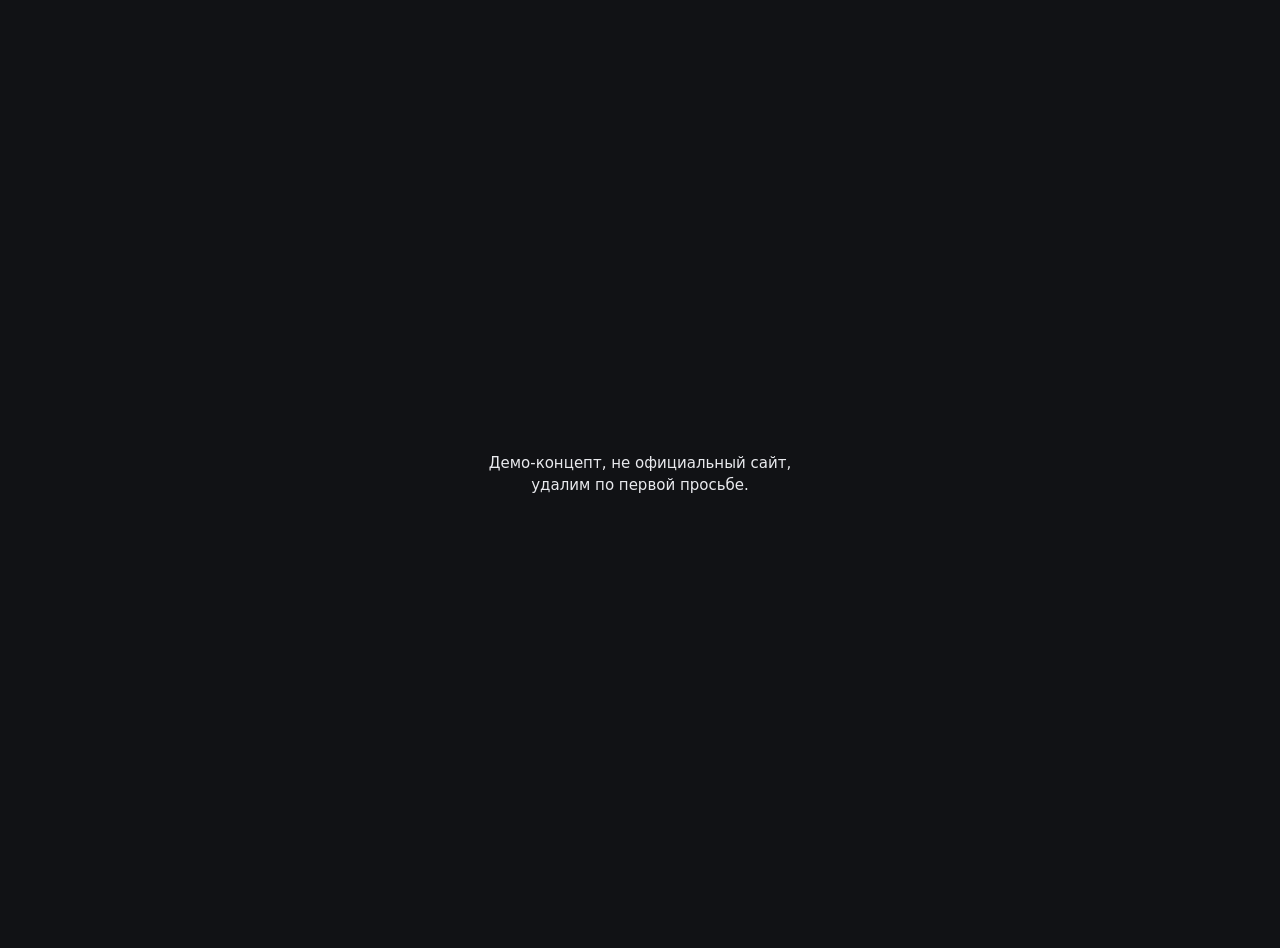
<file: index.html>
<!doctype html>
<html lang="ru">
<head>
<meta charset="utf-8">
<meta name="viewport" content="width=device-width, initial-scale=1">
<meta name="robots" content="noindex, nofollow, noarchive">
<title>Демо-концепты</title>
<style>body{margin:0;min-height:100vh;display:grid;place-items:center;padding:24px;background:#111215;color:#e9eaee;font:15px/1.5 system-ui,-apple-system,"Segoe UI",Roboto,Arial,sans-serif;text-align:center}p{max-width:36ch;margin:0}</style>
</head>
<body>
<p>Демо-концепт, не официальный сайт, удалим по первой просьбе.</p>
</body>
</html>
</file>
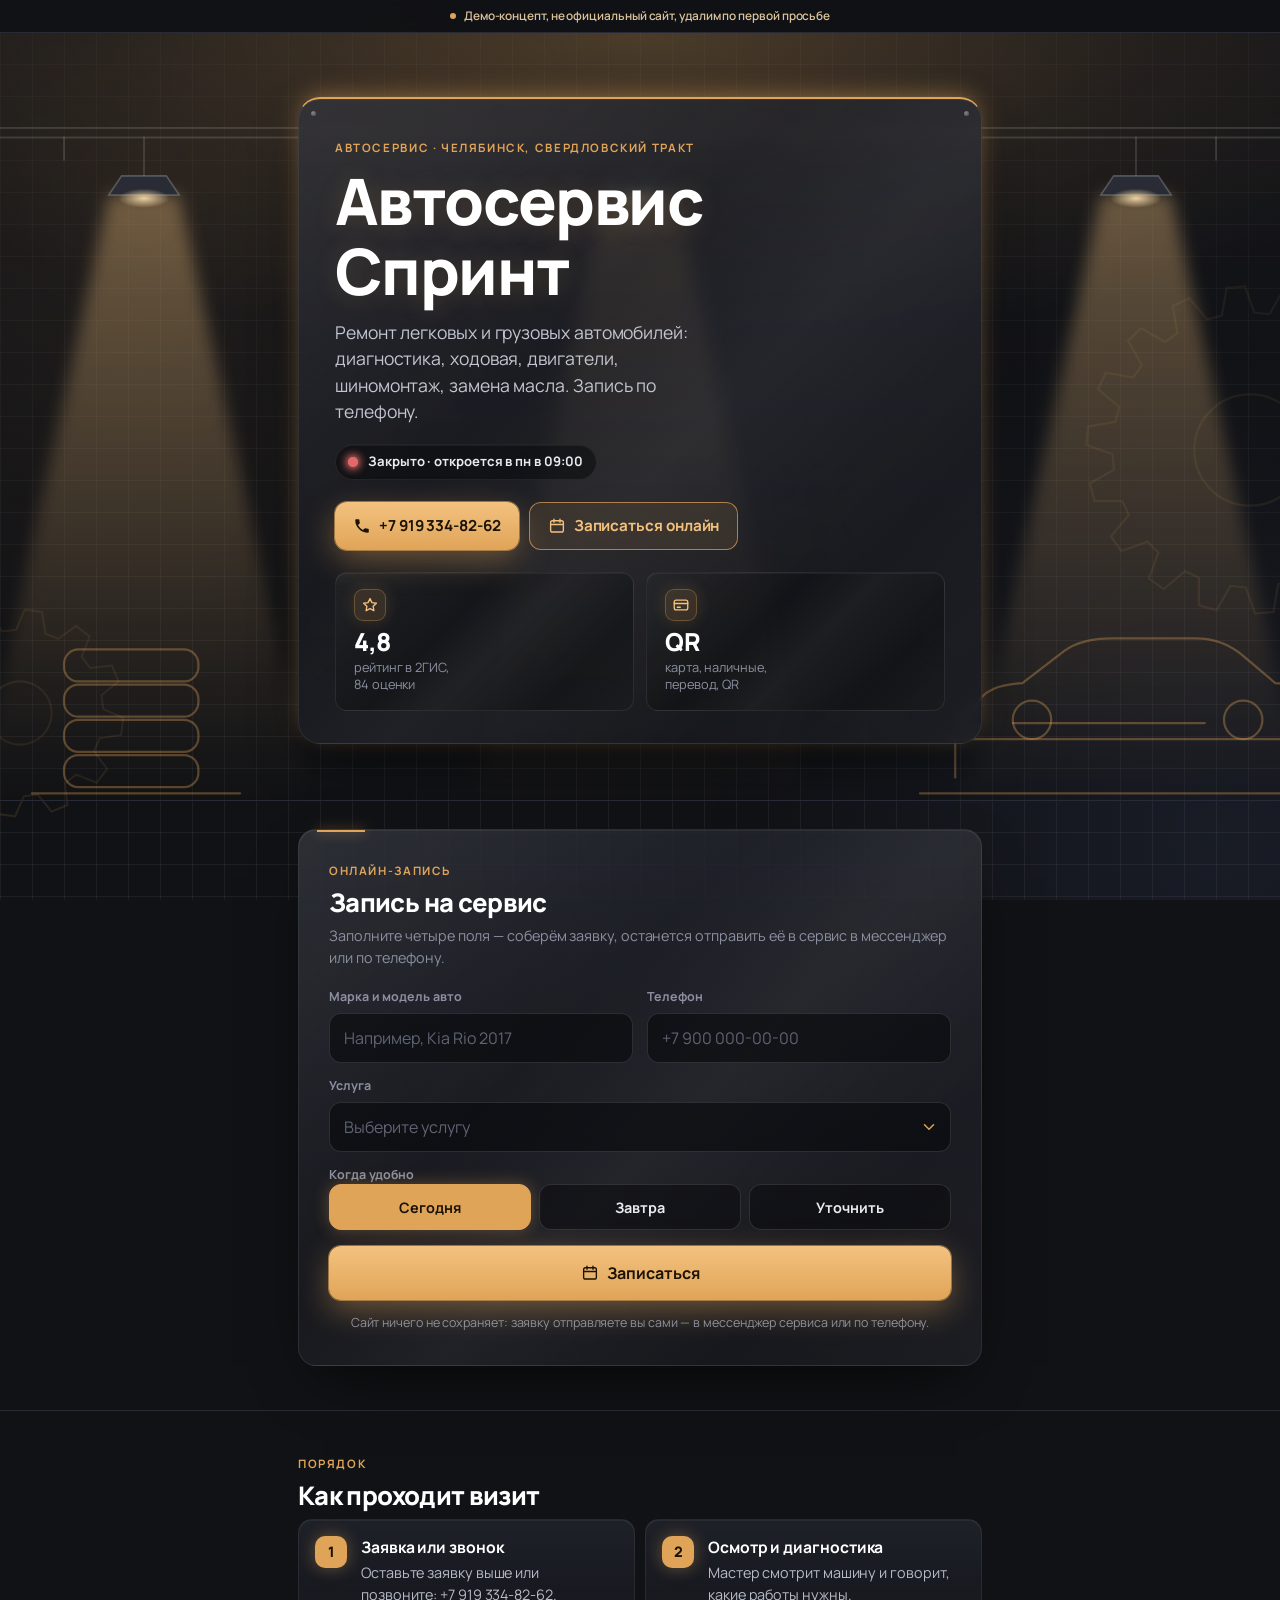
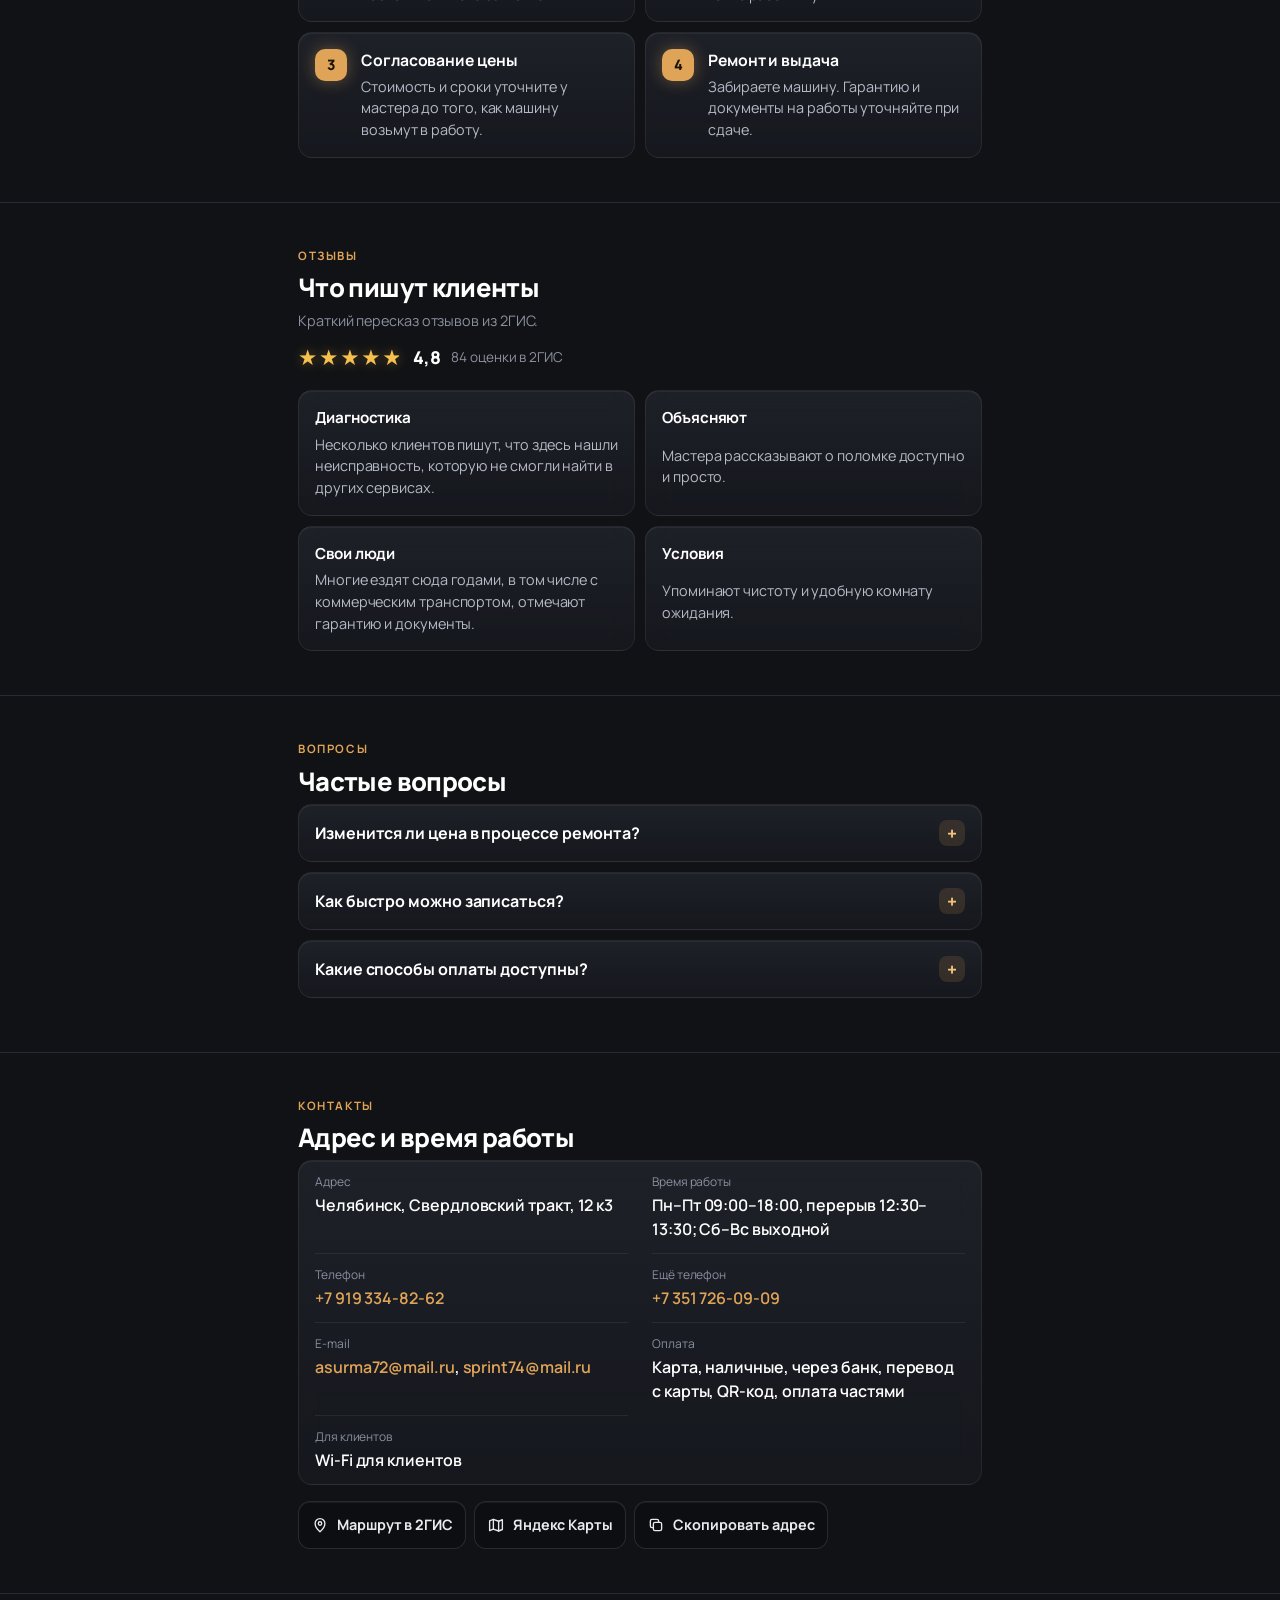
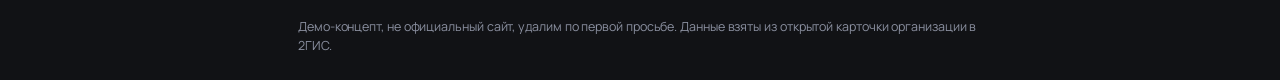
<file: avtoservis-sprint/index.html>
<!doctype html>
<html lang="ru">
<head>
<meta charset="utf-8">
<meta name="viewport" content="width=device-width, initial-scale=1, viewport-fit=cover">
<meta name="robots" content="noindex, nofollow, noarchive">
<meta name="googlebot" content="noindex, nofollow">
<meta name="yandex" content="noindex, nofollow">
<title>Автосервис Спринт — легковой и грузовой автосервис, Челябинск (демо)</title>
<meta name="description" content="Демо-концепт сайта автосервиса «Спринт»: услуги, адрес, время работы, запись по телефону.">
<meta name="theme-color" content="#111215">
<link rel="preconnect" href="https://fonts.googleapis.com">
<link rel="preconnect" href="https://fonts.gstatic.com" crossorigin>
<link rel="stylesheet" href="https://fonts.googleapis.com/css2?family=Manrope:wght@400;500;600;700;800&display=swap">
<link rel="stylesheet" href="style.css">
</head>
<body ontouchstart="">
<div class="bg-fx" aria-hidden="true">
  <span class="bg-fx__glow bg-fx__glow--a"></span>
  <span class="bg-fx__glow bg-fx__glow--b"></span>
  <svg class="gear gear--a" viewBox="-110 -110 220 220"><path d="M100.0 3.1L99.0 14.3L82.2 17.2L79.8 26.2L92.8 37.1L88.1 47.3L71.4 44.3L66.0 51.9L74.5 66.7L66.7 74.5L51.9 66.0L44.3 71.4L47.3 88.1L37.1 92.8L26.2 79.8L17.2 82.2L14.3 99.0L3.1 100.0L-2.6 84.0L-12.0 83.1L-20.4 97.9L-31.2 95.0L-31.2 78.0L-39.7 74.0L-52.7 85.0L-61.8 78.6L-56.0 62.6L-62.6 56.0L-78.6 61.8L-85.0 52.7L-74.0 39.7L-78.0 31.2L-95.0 31.2L-97.9 20.4L-83.1 12.0L-84.0 2.6L-100.0 -3.1L-99.0 -14.3L-82.2 -17.2L-79.8 -26.2L-92.8 -37.1L-88.1 -47.3L-71.4 -44.3L-66.0 -51.9L-74.5 -66.7L-66.7 -74.5L-51.9 -66.0L-44.3 -71.4L-47.3 -88.1L-37.1 -92.8L-26.2 -79.8L-17.2 -82.2L-14.3 -99.0L-3.1 -100.0L2.6 -84.0L12.0 -83.1L20.4 -97.9L31.2 -95.0L31.2 -78.0L39.7 -74.0L52.7 -85.0L61.8 -78.6L56.0 -62.6L62.6 -56.0L78.6 -61.8L85.0 -52.7L74.0 -39.7L78.0 -31.2L95.0 -31.2L97.9 -20.4L83.1 -12.0L84.0 -2.6ZM34 0A34 34 0 1 0 -34 0A34 34 0 1 0 34 0Z"/></svg>
  <svg class="gear gear--b" viewBox="-80 -80 160 160"><path d="M71.9 3.4L70.3 15.3L55.3 17.6L51.5 26.6L60.6 38.9L53.3 48.5L39.0 42.9L31.3 48.8L33.0 64.0L21.9 68.6L12.4 56.7L2.7 57.9L-3.4 71.9L-15.3 70.3L-17.6 55.3L-26.6 51.5L-38.9 60.6L-48.5 53.3L-42.9 39.0L-48.8 31.3L-64.0 33.0L-68.6 21.9L-56.7 12.4L-57.9 2.7L-71.9 -3.4L-70.3 -15.3L-55.3 -17.6L-51.5 -26.6L-60.6 -38.9L-53.3 -48.5L-39.0 -42.9L-31.3 -48.8L-33.0 -64.0L-21.9 -68.6L-12.4 -56.7L-2.7 -57.9L3.4 -71.9L15.3 -70.3L17.6 -55.3L26.6 -51.5L38.9 -60.6L48.5 -53.3L42.9 -39.0L48.8 -31.3L64.0 -33.0L68.6 -21.9L56.7 -12.4L57.9 -2.7ZM22 0A22 22 0 1 0 -22 0A22 22 0 1 0 22 0Z"/></svg>
</div>

<div class="demo-bar" role="note">
  <span class="demo-bar__dot" aria-hidden="true"></span>
  Демо-концепт, не официальный сайт, удалим по первой просьбе
</div>

<header class="hero">
<div class="hero__scene hero__scene--d" aria-hidden="true">
  <svg viewBox="0 -130 800 430" preserveAspectRatio="xMidYMax meet">
    <defs>
      <linearGradient id="cone-d" x1="0" y1="0" x2="0" y2="1"><stop offset="0" stop-color="#f3c27f" stop-opacity=".36"/><stop offset="1" stop-color="#f3c27f" stop-opacity="0"/></linearGradient>
      <filter id="soft-d" x="-20%" y="-5%" width="140%" height="110%"><feGaussianBlur stdDeviation="5"/></filter>
      <radialGradient id="beam-d"><stop offset="0" stop-color="#ffe2b0" stop-opacity=".9"/><stop offset="1" stop-color="#ffe2b0" stop-opacity="0"/></radialGradient>
    </defs>
    <g transform="translate(0 -130)">
      <g class="scene__lines"><path d="M0 10H800M0 16H800"/><path d="M40 16V30M760 16V30M240 16v6M560 16v6"/></g>
      <g class="lamp lamp--1"><path class="lamp__cone" fill="url(#cone-d)" filter="url(#soft-d)" d="M68 52 -15 430H195L112 52Z"/><path class="scene__lines" d="M90 16V40"/><path class="lamp__shade" d="M76 40h28l8 12H68Z"/><ellipse class="lamp__bulb" cx="90" cy="54" rx="16" ry="6" fill="url(#beam-d)"/></g><g class="lamp lamp--2"><path class="lamp__cone" fill="url(#cone-d)" filter="url(#soft-d)" d="M378 52 295 430H505L422 52Z"/><path class="scene__lines" d="M400 16V40"/><path class="lamp__shade" d="M386 40h28l8 12H378Z"/><ellipse class="lamp__bulb" cx="400" cy="54" rx="16" ry="6" fill="url(#beam-d)"/></g><g class="lamp lamp--3"><path class="lamp__cone" fill="url(#cone-d)" filter="url(#soft-d)" d="M688 52 605 430H815L732 52Z"/><path class="scene__lines" d="M710 16V40"/><path class="lamp__shade" d="M696 40h28l8 12H688Z"/><ellipse class="lamp__bulb" cx="710" cy="54" rx="16" ry="6" fill="url(#beam-d)"/></g>
    </g>
    <g class="scene__car"><rect class="scene__lines" x="40" y="272" width="84" height="20" rx="9"/><rect class="scene__lines" x="40" y="250" width="84" height="20" rx="9"/><rect class="scene__lines" x="40" y="228" width="84" height="20" rx="9"/><rect class="scene__lines" x="40" y="206" width="84" height="20" rx="9"/><path class="scene__lines" d="M20 296h130"/></g>
    <g class="scene__car" transform="translate(505 0)">
      <path class="scene__lines" d="M92 286V262M308 286V262M86 262h228M70 296h260"/>
      <path class="scene__lines" d="M104 244c4-14 18-16 30-17l26-20c8-6 18-8 30-8h52c12 0 22 4 30 11l20 17c18 1 34 4 40 12 4 5 4 10 2 13h-14M104 244c-6 0-8 3-8 6v4h10M128 252h120"/>
      <circle class="scene__lines" cx="140" cy="250" r="12"/><circle class="scene__lines" cx="272" cy="250" r="12"/>
      <ellipse class="scene__headlight" cx="316" cy="236" rx="8" ry="4"/>
    </g>
  </svg>
</div>
<div class="hero__scene hero__scene--m" aria-hidden="true">
  <svg viewBox="0 0 400 140" preserveAspectRatio="xMidYMin meet">
    <defs>
      <linearGradient id="cone-m" x1="0" y1="0" x2="0" y2="1"><stop offset="0" stop-color="#f3c27f" stop-opacity=".36"/><stop offset="1" stop-color="#f3c27f" stop-opacity="0"/></linearGradient>
      <filter id="soft-m" x="-20%" y="-5%" width="140%" height="110%"><feGaussianBlur stdDeviation="5"/></filter>
      <radialGradient id="beam-m"><stop offset="0" stop-color="#ffe2b0" stop-opacity=".9"/><stop offset="1" stop-color="#ffe2b0" stop-opacity="0"/></radialGradient>
    </defs>
    <g class="scene__lines"><path d="M0 10H400M0 16H400"/></g>
    <g class="lamp lamp--1"><path class="lamp__cone" fill="url(#cone-m)" filter="url(#soft-m)" d="M38 52 19 140H101L82 52Z"/><path class="scene__lines" d="M60 16V40"/><path class="lamp__shade" d="M46 40h28l8 12H38Z"/><ellipse class="lamp__bulb" cx="60" cy="54" rx="16" ry="6" fill="url(#beam-m)"/></g><g class="lamp lamp--2"><path class="lamp__cone" fill="url(#cone-m)" filter="url(#soft-m)" d="M178 52 159 140H241L222 52Z"/><path class="scene__lines" d="M200 16V40"/><path class="lamp__shade" d="M186 40h28l8 12H178Z"/><ellipse class="lamp__bulb" cx="200" cy="54" rx="16" ry="6" fill="url(#beam-m)"/></g><g class="lamp lamp--3"><path class="lamp__cone" fill="url(#cone-m)" filter="url(#soft-m)" d="M318 52 299 140H381L362 52Z"/><path class="scene__lines" d="M340 16V40"/><path class="lamp__shade" d="M326 40h28l8 12H318Z"/><ellipse class="lamp__bulb" cx="340" cy="54" rx="16" ry="6" fill="url(#beam-m)"/></g>
  </svg>
</div>
  <div class="wrap">
    <div class="hero__card">
      <p class="eyebrow">Автосервис · Челябинск, Свердловский тракт</p>
      <h1 class="hero__title">Автосервис Спринт</h1>
      <p class="hero__lead">Ремонт легковых и грузовых автомобилей: диагностика, ходовая, двигатели, шиномонтаж, замена масла. Запись по телефону.</p>
      <p class="status" id="status">
      <span class="status__dot" aria-hidden="true"></span>
      <span class="status__text">Пн–Пт 09:00–18:00, перерыв 12:30–13:30</span>
    </p>
      <div class="hero__actions">
      <a class="btn btn--call" href="tel:+79193348262">
        <svg aria-hidden="true" viewBox="0 0 24 24" width="18" height="18"><path fill="currentColor" d="M6.6 10.8a15.1 15.1 0 0 0 6.6 6.6l2.2-2.2a1 1 0 0 1 1-.25 11.4 11.4 0 0 0 3.6.57 1 1 0 0 1 1 1V20a1 1 0 0 1-1 1A17 17 0 0 1 3 4a1 1 0 0 1 1-1h3.5a1 1 0 0 1 1 1c0 1.25.2 2.45.57 3.57a1 1 0 0 1-.25 1z"/></svg>
        +7 919 334-82-62
      </a>
      <a class="btn btn--book" href="#booking"><svg aria-hidden="true" viewBox="0 0 24 24" fill="none" stroke="currentColor" stroke-width="1.8" stroke-linecap="round" stroke-linejoin="round"><rect x="3.5" y="5" width="17" height="15" rx="2.5"/><path d="M3.5 10h17M8 3v4M16 3v4"/></svg> Записаться онлайн</a>
    </div>
      <ul class="facts" style="--n:2">
        <li><span class="fact__icon" aria-hidden="true"><svg aria-hidden="true" viewBox="0 0 24 24" fill="none" stroke="currentColor" stroke-width="1.8" stroke-linecap="round" stroke-linejoin="round"><path d="m12 3.5 2.6 5.3 5.9.9-4.3 4.1 1 5.8L12 16.9l-5.2 2.7 1-5.8-4.3-4.1 5.9-.9z"/></svg></span><b>4,8</b><span class="fact__label">рейтинг в 2ГИС,<br>84 оценки</span></li>
        <li><span class="fact__icon" aria-hidden="true"><svg aria-hidden="true" viewBox="0 0 24 24" fill="none" stroke="currentColor" stroke-width="1.8" stroke-linecap="round" stroke-linejoin="round"><rect x="3" y="5.5" width="18" height="13" rx="2.5"/><path d="M3 10h18M7 15h4"/></svg></span><b>QR</b><span class="fact__label">карта, наличные,<br>перевод, QR</span></li>
      </ul>
    </div>
  </div>
</header>

<main>
  <section class="section section--booking rv" id="booking">
    <div class="wrap">
      <div class="booking">
        <p class="eyebrow">Онлайн-запись</p>
        <h2>Запись на сервис</h2>
        <p class="muted">Заполните четыре поля — соберём заявку, останется отправить её в сервис в мессенджер или по телефону.</p>
        <form class="bform" id="bform" action="#booking" novalidate>
          <label class="field"><span class="field__label">Марка и модель авто</span>
            <input class="field__input" name="car" maxlength="60" autocomplete="off" placeholder="Например, Kia Rio 2017" required></label>
          <label class="field"><span class="field__label">Телефон</span>
            <input class="field__input" name="phone" type="tel" inputmode="tel" autocomplete="tel" maxlength="20" placeholder="+7 900 000-00-00" required></label>
          <label class="field"><span class="field__label">Услуга</span>
            <select class="field__input" name="service" required>
              <option value="" disabled selected>Выберите услугу</option>
              <option>Замена масла</option>
              <option>Диагностика</option>
              <option>Ходовая часть</option>
              <option>Ремонт двигателя</option>
              <option>Шиномонтаж</option>
              <option>Другое</option>
            </select></label>
          <fieldset class="field field--chips"><legend class="field__label">Когда удобно</legend>
            <div class="chips">
              <label class="chip"><input type="radio" name="time" value="Сегодня" checked><span>Сегодня</span></label>
              <label class="chip"><input type="radio" name="time" value="Завтра"><span>Завтра</span></label>
              <label class="chip"><input type="radio" name="time" value="Уточнить"><span>Уточнить</span></label>
            </div>
          </fieldset>
          <p class="bform__err" id="bform-err" role="alert" hidden></p>
          <button class="btn btn--call btn--wide bform__submit" type="submit"><svg aria-hidden="true" viewBox="0 0 24 24" fill="none" stroke="currentColor" stroke-width="1.8" stroke-linecap="round" stroke-linejoin="round"><rect x="3.5" y="5" width="17" height="15" rx="2.5"/><path d="M3.5 10h17M8 3v4M16 3v4"/></svg> Записаться</button>
          <p class="bform__hint">Сайт ничего не сохраняет: заявку отправляете вы сами — в мессенджер сервиса или по телефону.</p>
        </form>
      </div>
    </div>
  </section>

  <section class="section rv" id="steps">
    <div class="wrap">
      <p class="eyebrow">Порядок</p>
      <h2>Как проходит визит</h2>
      <ol class="steps">
        <li class="step"><span class="step__num">1</span><b>Заявка или звонок</b><span>Оставьте заявку выше или позвоните: +7 919 334-82-62.</span></li>
        <li class="step"><span class="step__num">2</span><b>Осмотр и диагностика</b><span>Мастер смотрит машину и говорит, какие работы нужны.</span></li>
        <li class="step"><span class="step__num">3</span><b>Согласование цены</b><span>Стоимость и сроки уточните у мастера до того, как машину возьмут в работу.</span></li>
        <li class="step"><span class="step__num">4</span><b>Ремонт и выдача</b><span>Забираете машину. Гарантию и документы на работы уточняйте при сдаче.</span></li>
      </ol>
    </div>
  </section>

  <section class="section rv" id="reviews">
    <div class="wrap">
      <p class="eyebrow">Отзывы</p>
      <h2>Что пишут клиенты</h2>
      <p class="muted">Краткий пересказ отзывов из 2ГИС.</p>
      <p class="stars" style="--fill:96%">
        <span class="stars__glyphs" role="img" aria-label="Рейтинг 4,8 из 5">★★★★★</span>
        <b>4,8</b>
        <span>84 оценки в 2ГИС</span>
      </p>
      <ul class="cards">
        <li><b>Диагностика</b><span>Несколько клиентов пишут, что здесь нашли неисправность, которую не смогли найти в других сервисах.</span></li>
        <li><b>Объясняют</b><span>Мастера рассказывают о поломке доступно и просто.</span></li>
        <li><b>Свои люди</b><span>Многие ездят сюда годами, в том числе с коммерческим транспортом, отмечают гарантию и документы.</span></li>
        <li><b>Условия</b><span>Упоминают чистоту и удобную комнату ожидания.</span></li>
      </ul>
    </div>
  </section>
  <section class="section rv" id="faq">
    <div class="wrap">
      <p class="eyebrow">Вопросы</p>
      <h2>Частые вопросы</h2>
      <details class="faq">
        <summary>Изменится ли цена в процессе ремонта?</summary>
        <p>Цен в карточке 2ГИС нет, поэтому стоимость уточняйте по телефону до начала работ.</p>
      </details>
      <details class="faq">
        <summary>Как быстро можно записаться?</summary>
        <p>В 2ГИС указано, что сервис работает по предварительной записи: Пн–Пт 09:00–18:00, перерыв 12:30–13:30.</p>
      </details>
      <details class="faq">
        <summary>Какие способы оплаты доступны?</summary>
        <p>Карта, наличные, через банк, перевод с карты, QR-код, оплата частями. Так указано в карточке 2ГИС.</p>
      </details>
    </div>
  </section>
  <section class="section rv" id="contacts">
    <div class="wrap">
      <p class="eyebrow">Контакты</p>
      <h2>Адрес и время работы</h2>
      <dl class="info">
        <div><dt>Адрес</dt><dd>Челябинск, Свердловский тракт, 12 к3</dd></div>
        <div><dt>Время работы</dt><dd>Пн–Пт 09:00–18:00, перерыв 12:30–13:30; Сб–Вс выходной</dd></div>
        <div><dt>Телефон</dt><dd><a href="tel:+79193348262">+7 919 334-82-62</a></dd></div>
        <div><dt>Ещё телефон</dt><dd><a href="tel:+73517260909">+7 351 726-09-09</a></dd></div>
        <div><dt>E-mail</dt><dd><a href="mailto:asurma72@mail.ru">asurma72@mail.ru</a>, <a href="mailto:sprint74@mail.ru">sprint74@mail.ru</a></dd></div>
        <div><dt>Оплата</dt><dd>Карта, наличные, через банк, перевод с карты, QR-код, оплата частями</dd></div>
        <div><dt>Для клиентов</dt><dd>Wi-Fi для клиентов</dd></div>
      </dl>
      <a class="btn btn--ghost btn--wide" href="https://2gis.ru/chelyabinsk/firm/2111590606338443" target="_blank" rel="noopener nofollow">Маршрут в 2ГИС</a>
    </div>
  </section>
</main>

<footer class="footer">
  <div class="wrap">
    <p>Демо-концепт, не официальный сайт, удалим по первой просьбе. Данные взяты из открытой карточки организации в 2ГИС.</p>
  </div>
</footer>

<div class="callbar callbar--two">
  <a class="callbar__btn" href="tel:+79193348262">
    <svg aria-hidden="true" viewBox="0 0 24 24" width="18" height="18"><path fill="currentColor" d="M6.6 10.8a15.1 15.1 0 0 0 6.6 6.6l2.2-2.2a1 1 0 0 1 1-.25 11.4 11.4 0 0 0 3.6.57 1 1 0 0 1 1 1V20a1 1 0 0 1-1 1A17 17 0 0 1 3 4a1 1 0 0 1 1-1h3.5a1 1 0 0 1 1 1c0 1.25.2 2.45.57 3.57a1 1 0 0 1-.25 1z"/></svg>
    Позвонить
  </a>
  <a class="callbar__btn callbar__btn--book" href="#booking"><svg aria-hidden="true" viewBox="0 0 24 24" fill="none" stroke="currentColor" stroke-width="1.8" stroke-linecap="round" stroke-linejoin="round"><rect x="3.5" y="5" width="17" height="15" rx="2.5"/><path d="M3.5 10h17M8 3v4M16 3v4"/></svg> Записаться</a>
</div>
<div class="modal" id="bmodal" hidden>
  <div class="modal__card" role="dialog" aria-modal="true" aria-labelledby="bmodal-title">
    <button class="modal__x" type="button" data-close aria-label="Закрыть">×</button>
    <div class="modal__icon" aria-hidden="true"><svg aria-hidden="true" viewBox="0 0 24 24" fill="none" stroke="currentColor" stroke-width="1.8" stroke-linecap="round" stroke-linejoin="round"><path d="m5 12.5 4.5 4.5L19 7.5"/></svg></div>
    <h3 class="modal__title" id="bmodal-title">Заявка готова</h3>
    <p class="modal__lead">Это демо-сайт, сам он заявки не отправляет. Позвоните в сервис и продиктуйте заявку или скопируйте текст.</p>
    <pre class="modal__text" id="bmodal-text"></pre>
    <div class="modal__actions">
      <a class="btn btn--call" href="tel:+79193348262"><svg aria-hidden="true" viewBox="0 0 24 24" width="18" height="18"><path fill="currentColor" d="M6.6 10.8a15.1 15.1 0 0 0 6.6 6.6l2.2-2.2a1 1 0 0 1 1-.25 11.4 11.4 0 0 0 3.6.57 1 1 0 0 1 1 1V20a1 1 0 0 1-1 1A17 17 0 0 1 3 4a1 1 0 0 1 1-1h3.5a1 1 0 0 1 1 1c0 1.25.2 2.45.57 3.57a1 1 0 0 1-.25 1z"/></svg> Позвонить</a>
      <button class="btn btn--ghost" type="button" id="bm-copy">Скопировать текст</button>
    </div>
    <p class="modal__copied" id="bm-copied" hidden>Текст скопирован</p>
  </div>
</div>
<script>
/* Статус «открыто/закрыто» по челябинскому времени. Без скрипта остаётся текст из карточки. */
(function () {
  try {
    var plan = [[[540,750],[810,1080]],[[540,750],[810,1080]],[[540,750],[810,1080]],[[540,750],[810,1080]],[[540,750],[810,1080]],[],[]]; /* Пн..Вс, интервалы в минутах */
    var days = ['пн', 'вт', 'ср', 'чт', 'пт', 'сб', 'вс'];
    var parts = new Intl.DateTimeFormat('en-US', { timeZone: 'Asia/Yekaterinburg', weekday: 'short', hour: 'numeric', minute: 'numeric', hourCycle: 'h23' }).formatToParts(new Date());
    var get = function (k) { return parts.find(function (p) { return p.type === k; }).value; };
    var d = ['Mon', 'Tue', 'Wed', 'Thu', 'Fri', 'Sat', 'Sun'].indexOf(get('weekday'));
    var t = +get('hour') * 60 + +get('minute');
    var hm = function (x) { var h = Math.floor(x / 60), m = x % 60; return (h < 10 ? '0' : '') + h + ':' + (m < 10 ? '0' : '') + m; };
    var el = document.getElementById('status'), text, open = false, i, k, iv;
    for (i = 0; i < plan[d].length; i++) if (t >= plan[d][i][0] && t < plan[d][i][1]) { open = true; text = 'Открыто · до ' + hm(plan[d][i][1]); }
    if (!open) {
      for (k = 0; k < 8 && !text; k++) {
        iv = plan[(d + k) % 7];
        for (i = 0; i < iv.length && !text; i++) {
          if (k === 0 && iv[i][0] <= t) continue;
          text = (k === 0 && i > 0 ? 'Перерыв' : 'Закрыто') + ' · откроется ' + (k > 1 ? 'в ' + days[(d + k) % 7] + ' ' : '') + 'в ' + hm(iv[i][0]);
        }
      }
    }
    el.classList.add(open ? 'is-open' : 'is-closed');
    el.querySelector('.status__text').textContent = text;
  } catch (e) {}
})();
</script>
<script>
/* Онлайн-запись: проверка полей, сборка текста заявки, окно с отправкой в мессенджер или звонком */
(function () {
  var form = document.getElementById('bform'), modal = document.getElementById('bmodal');
  if (!form || !modal) return;
  var err = document.getElementById('bform-err'), out = document.getElementById('bmodal-text');
  var wa = document.getElementById('bm-wa'), tg = document.getElementById('bm-tg');
  var copyBtn = document.getElementById('bm-copy'), copied = document.getElementById('bm-copied');
  var lastFocus = null, text = '';
  function fail(msg, el) { err.textContent = msg; err.hidden = false; el.classList.add('is-bad'); el.focus(); }
  function copy() {
    copied.hidden = true;
    var done = function () { copied.hidden = false; };
    if (navigator.clipboard && navigator.clipboard.writeText) { navigator.clipboard.writeText(text).then(done, function () {}); return; }
    try { var r = document.createRange(); r.selectNodeContents(out); var s = getSelection(); s.removeAllRanges(); s.addRange(r); if (document.execCommand('copy')) done(); } catch (e) {}
  }
  function close() { modal.hidden = true; document.documentElement.classList.remove('has-modal'); if (lastFocus) lastFocus.focus(); }
  form.addEventListener('input', function (e) { e.target.classList.remove('is-bad'); err.hidden = true; });
  form.addEventListener('submit', function (e) {
    e.preventDefault();
    var f = form.elements, car = f.car.value.trim(), phone = f.phone.value.trim(), service = f.service.value;
    var time = (form.querySelector('input[name=time]:checked') || {}).value || 'Уточнить';
    if (car.length < 2) return fail('Укажите марку и модель машины', f.car);
    if (phone.replace(/\D/g, '').length < 10) return fail('Проверьте номер телефона: нужно не меньше 10 цифр', f.phone);
    if (!service) return fail('Выберите услугу', f.service);
    text = 'Здравствуйте! Хочу записаться.\nАвто: ' + car + '\nУслуга: ' + service + '\nКогда: ' + time + '\nМой телефон: ' + phone;
    out.textContent = text;
    if (wa) wa.href = wa.href.split('?')[0] + '?text=' + encodeURIComponent(text);
    copied.hidden = true;
    lastFocus = document.activeElement;
    modal.hidden = false;
    document.documentElement.classList.add('has-modal');
    modal.querySelector('[data-close]').focus();
  });
  if (tg) tg.addEventListener('click', copy);
  copyBtn.addEventListener('click', copy);
  modal.addEventListener('click', function (e) { if (e.target === modal || e.target.hasAttribute('data-close')) close(); });
  document.addEventListener('keydown', function (e) { if (e.key === 'Escape' && !modal.hidden) close(); });
})();
</script>
<script>
/* Плавное появление секций при прокрутке; при «уменьшении движения» не включается */
(function () {
  if (matchMedia('(prefers-reduced-motion: reduce)').matches) return;
  var els = [].slice.call(document.querySelectorAll('.rv'));
  if (!els.length) return;
  document.documentElement.classList.add('rv-on');
  var queued = false;
  function show(el) { el.classList.add('is-in'); }
  function check() {
    queued = false;
    var limit = (window.innerHeight || document.documentElement.clientHeight) * .92;
    els = els.filter(function (el) { if (el.getBoundingClientRect().top < limit) { show(el); return false; } return true; });
    if (!els.length) { removeEventListener('scroll', onScroll); removeEventListener('resize', onScroll); }
  }
  function onScroll() { if (!queued) { queued = true; setTimeout(check, 50); } }
  addEventListener('scroll', onScroll, { passive: true });
  addEventListener('resize', onScroll);
  addEventListener('hashchange', function () { var t = document.querySelector(location.hash); if (t) show(t); onScroll(); });
  check();
  addEventListener('load', check);          /* после шрифтов вёрстка сдвигается — перепроверить */
  setTimeout(check, 4000);
})();
</script>
<script src="extras.js"></script>
</body>
</html>
</file>
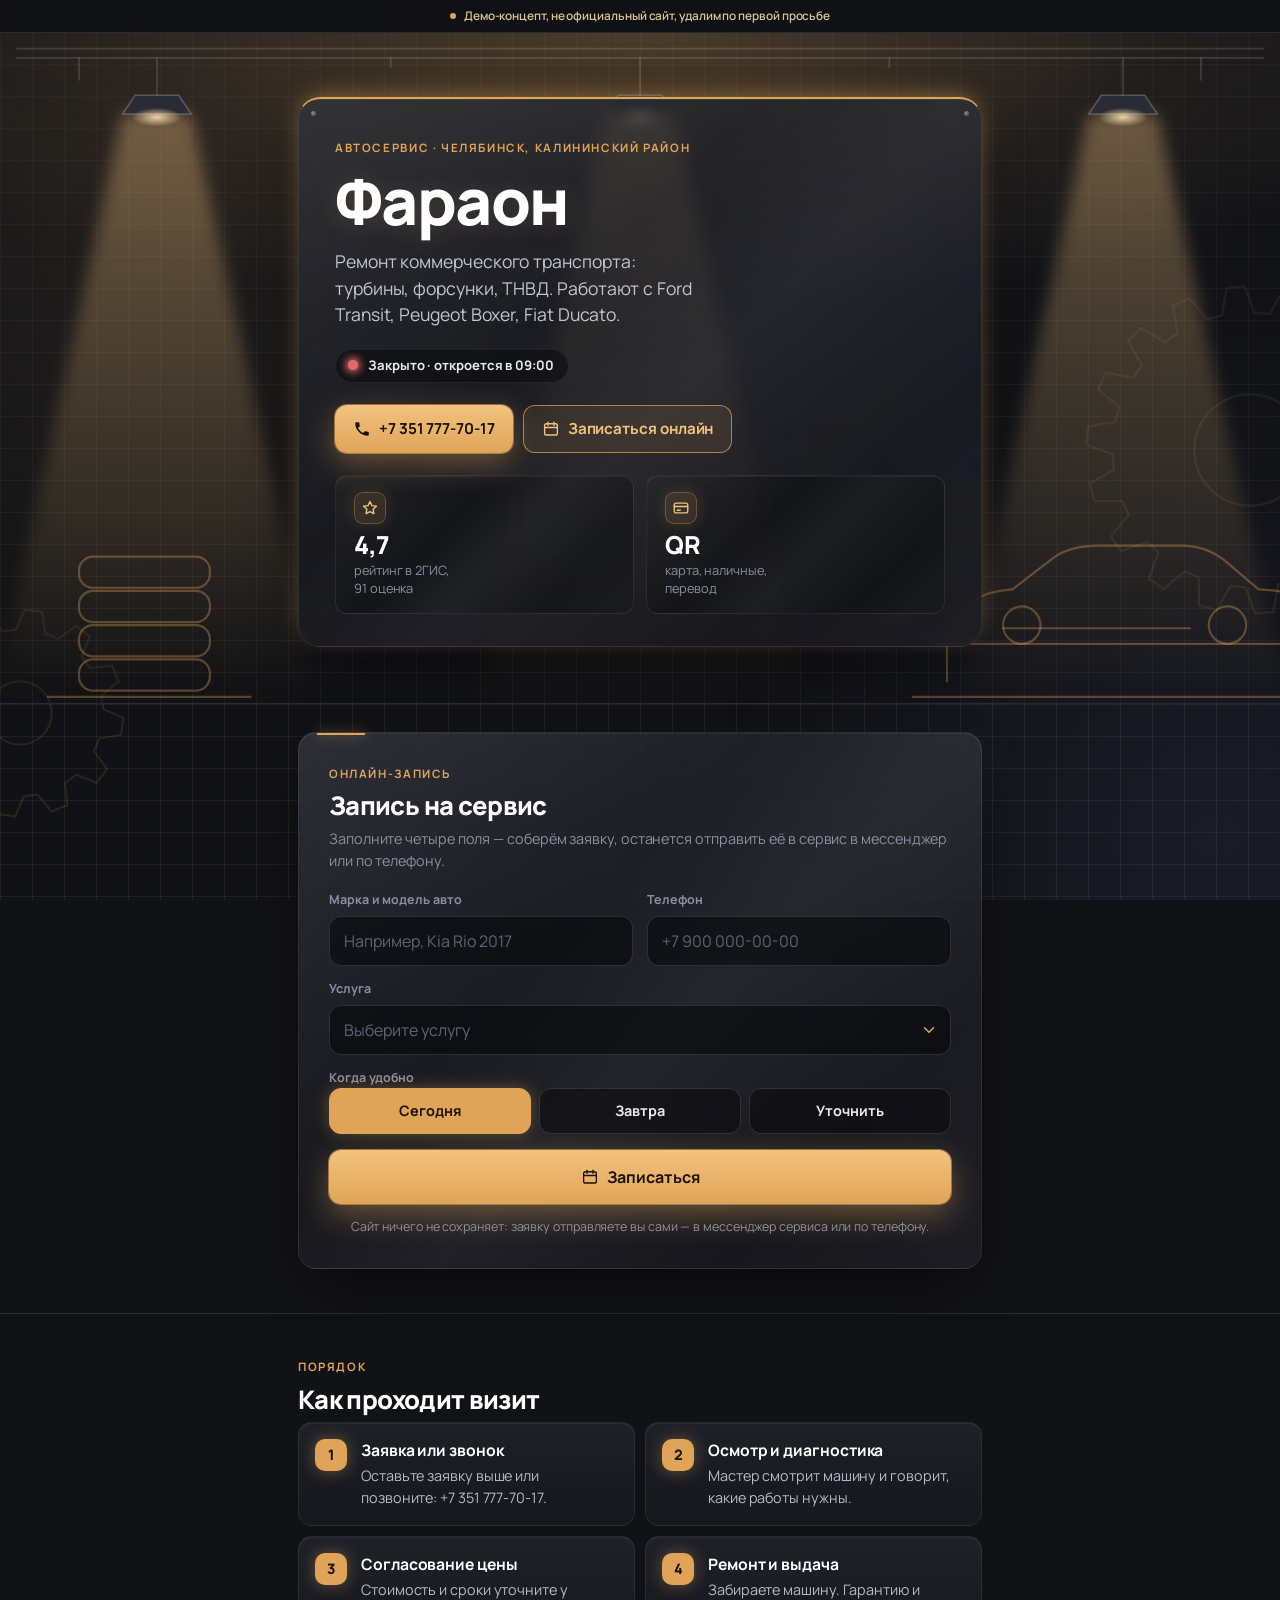
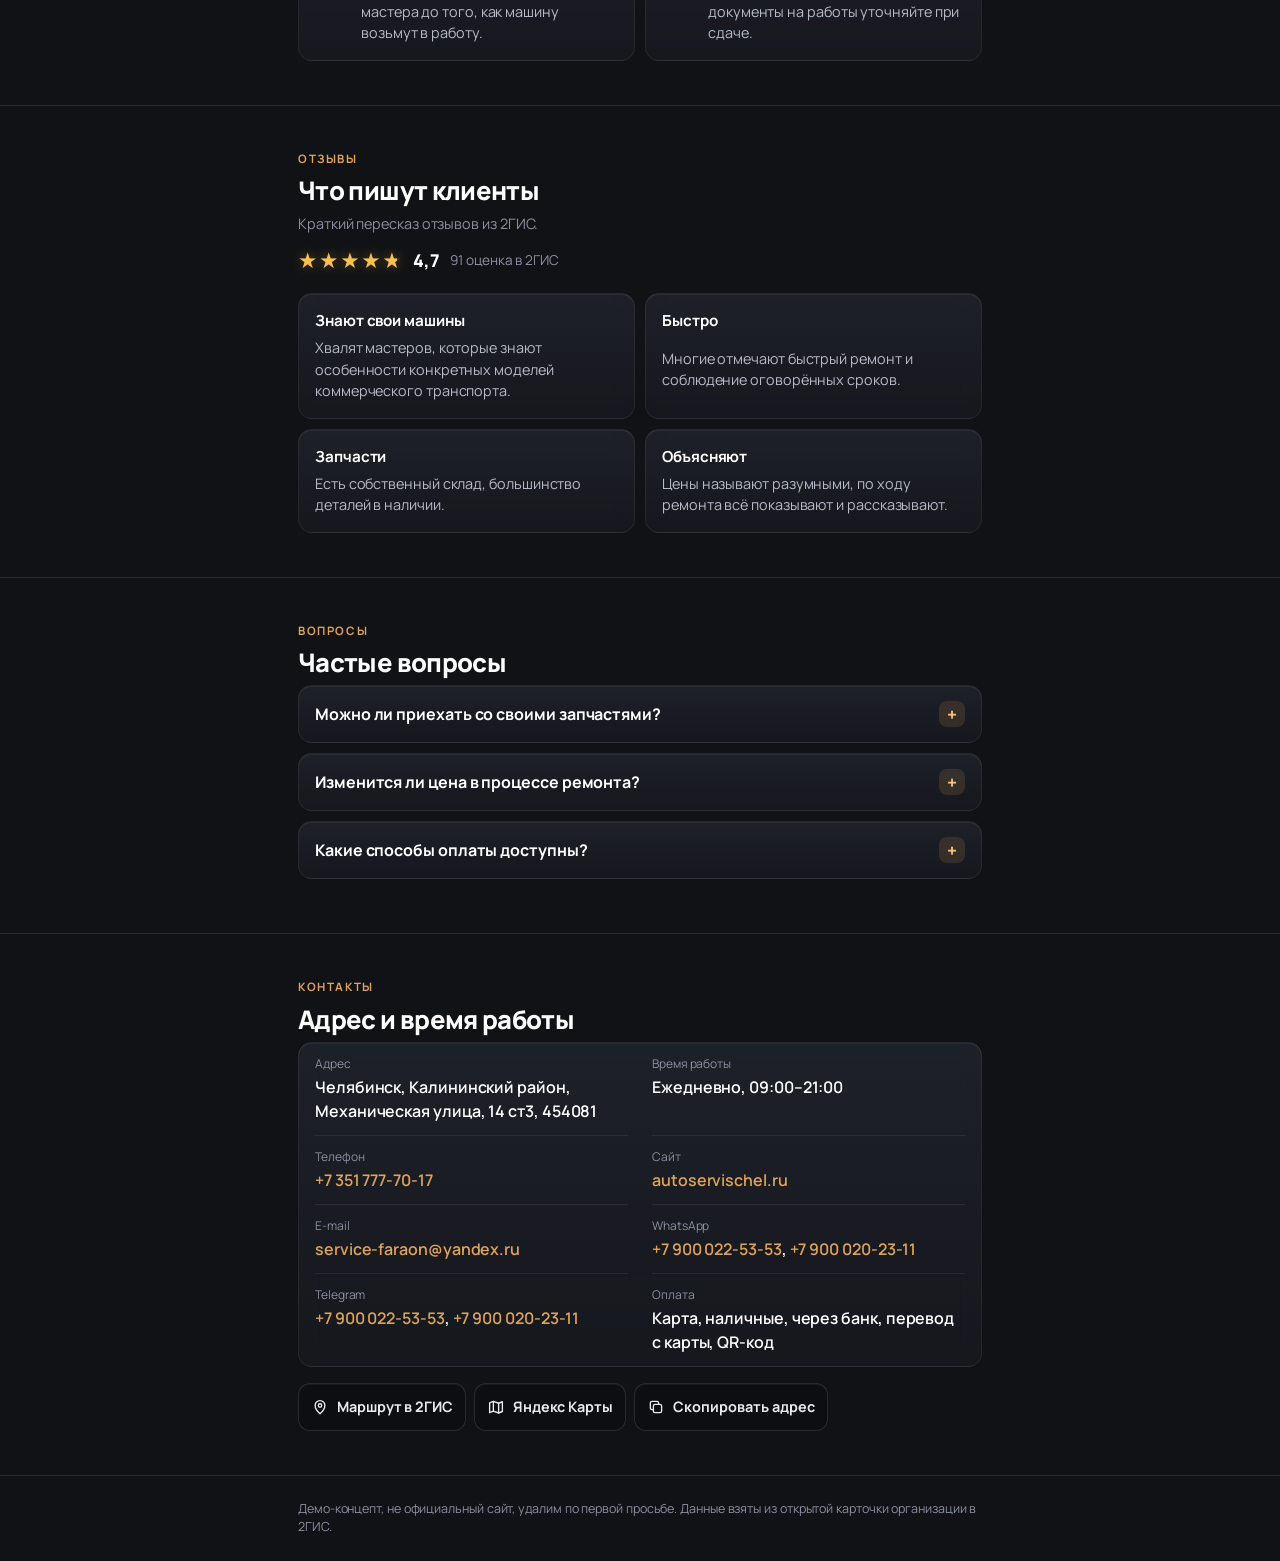
<file: faraon/index.html>
<!doctype html>
<html lang="ru">
<head>
<meta charset="utf-8">
<meta name="viewport" content="width=device-width, initial-scale=1, viewport-fit=cover">
<meta name="robots" content="noindex, nofollow, noarchive">
<meta name="googlebot" content="noindex, nofollow">
<meta name="yandex" content="noindex, nofollow">
<title>Фараон — автосервис на Механической, Челябинск (демо)</title>
<meta name="description" content="Демо-концепт сайта автосервиса «Фараон»: ремонт коммерческого транспорта, адрес, время работы, контакты.">
<meta name="theme-color" content="#111215">
<link rel="preconnect" href="https://fonts.googleapis.com">
<link rel="preconnect" href="https://fonts.gstatic.com" crossorigin>
<link rel="stylesheet" href="https://fonts.googleapis.com/css2?family=Manrope:wght@400;500;600;700;800&display=swap">
<link rel="stylesheet" href="style.css">
</head>
<body ontouchstart="">
<div class="bg-fx" aria-hidden="true">
  <span class="bg-fx__glow bg-fx__glow--a"></span>
  <span class="bg-fx__glow bg-fx__glow--b"></span>
  <svg class="gear gear--a" viewBox="-110 -110 220 220"><path d="M100.0 3.1L99.0 14.3L82.2 17.2L79.8 26.2L92.8 37.1L88.1 47.3L71.4 44.3L66.0 51.9L74.5 66.7L66.7 74.5L51.9 66.0L44.3 71.4L47.3 88.1L37.1 92.8L26.2 79.8L17.2 82.2L14.3 99.0L3.1 100.0L-2.6 84.0L-12.0 83.1L-20.4 97.9L-31.2 95.0L-31.2 78.0L-39.7 74.0L-52.7 85.0L-61.8 78.6L-56.0 62.6L-62.6 56.0L-78.6 61.8L-85.0 52.7L-74.0 39.7L-78.0 31.2L-95.0 31.2L-97.9 20.4L-83.1 12.0L-84.0 2.6L-100.0 -3.1L-99.0 -14.3L-82.2 -17.2L-79.8 -26.2L-92.8 -37.1L-88.1 -47.3L-71.4 -44.3L-66.0 -51.9L-74.5 -66.7L-66.7 -74.5L-51.9 -66.0L-44.3 -71.4L-47.3 -88.1L-37.1 -92.8L-26.2 -79.8L-17.2 -82.2L-14.3 -99.0L-3.1 -100.0L2.6 -84.0L12.0 -83.1L20.4 -97.9L31.2 -95.0L31.2 -78.0L39.7 -74.0L52.7 -85.0L61.8 -78.6L56.0 -62.6L62.6 -56.0L78.6 -61.8L85.0 -52.7L74.0 -39.7L78.0 -31.2L95.0 -31.2L97.9 -20.4L83.1 -12.0L84.0 -2.6ZM34 0A34 34 0 1 0 -34 0A34 34 0 1 0 34 0Z"/></svg>
  <svg class="gear gear--b" viewBox="-80 -80 160 160"><path d="M71.9 3.4L70.3 15.3L55.3 17.6L51.5 26.6L60.6 38.9L53.3 48.5L39.0 42.9L31.3 48.8L33.0 64.0L21.9 68.6L12.4 56.7L2.7 57.9L-3.4 71.9L-15.3 70.3L-17.6 55.3L-26.6 51.5L-38.9 60.6L-48.5 53.3L-42.9 39.0L-48.8 31.3L-64.0 33.0L-68.6 21.9L-56.7 12.4L-57.9 2.7L-71.9 -3.4L-70.3 -15.3L-55.3 -17.6L-51.5 -26.6L-60.6 -38.9L-53.3 -48.5L-39.0 -42.9L-31.3 -48.8L-33.0 -64.0L-21.9 -68.6L-12.4 -56.7L-2.7 -57.9L3.4 -71.9L15.3 -70.3L17.6 -55.3L26.6 -51.5L38.9 -60.6L48.5 -53.3L42.9 -39.0L48.8 -31.3L64.0 -33.0L68.6 -21.9L56.7 -12.4L57.9 -2.7ZM22 0A22 22 0 1 0 -22 0A22 22 0 1 0 22 0Z"/></svg>
</div>

<div class="demo-bar" role="note">
  <span class="demo-bar__dot" aria-hidden="true"></span>
  Демо-концепт, не официальный сайт, удалим по первой просьбе
</div>

<header class="hero">
<div class="hero__scene hero__scene--d" aria-hidden="true">
  <svg viewBox="0 -130 800 430" preserveAspectRatio="xMidYMax meet">
    <defs>
      <linearGradient id="cone-d" x1="0" y1="0" x2="0" y2="1"><stop offset="0" stop-color="#f3c27f" stop-opacity=".36"/><stop offset="1" stop-color="#f3c27f" stop-opacity="0"/></linearGradient>
      <filter id="soft-d" x="-20%" y="-5%" width="140%" height="110%"><feGaussianBlur stdDeviation="5"/></filter>
      <radialGradient id="beam-d"><stop offset="0" stop-color="#ffe2b0" stop-opacity=".9"/><stop offset="1" stop-color="#ffe2b0" stop-opacity="0"/></radialGradient>
    </defs>
    <g transform="translate(0 -130)">
      <g class="scene__lines"><path d="M0 10H800M0 16H800"/><path d="M40 16V30M760 16V30M240 16v6M560 16v6"/></g>
      <g class="lamp lamp--1"><path class="lamp__cone" fill="url(#cone-d)" filter="url(#soft-d)" d="M68 52 -15 430H195L112 52Z"/><path class="scene__lines" d="M90 16V40"/><path class="lamp__shade" d="M76 40h28l8 12H68Z"/><ellipse class="lamp__bulb" cx="90" cy="54" rx="16" ry="6" fill="url(#beam-d)"/></g><g class="lamp lamp--2"><path class="lamp__cone" fill="url(#cone-d)" filter="url(#soft-d)" d="M378 52 295 430H505L422 52Z"/><path class="scene__lines" d="M400 16V40"/><path class="lamp__shade" d="M386 40h28l8 12H378Z"/><ellipse class="lamp__bulb" cx="400" cy="54" rx="16" ry="6" fill="url(#beam-d)"/></g><g class="lamp lamp--3"><path class="lamp__cone" fill="url(#cone-d)" filter="url(#soft-d)" d="M688 52 605 430H815L732 52Z"/><path class="scene__lines" d="M710 16V40"/><path class="lamp__shade" d="M696 40h28l8 12H688Z"/><ellipse class="lamp__bulb" cx="710" cy="54" rx="16" ry="6" fill="url(#beam-d)"/></g>
    </g>
    <g class="scene__car"><rect class="scene__lines" x="40" y="272" width="84" height="20" rx="9"/><rect class="scene__lines" x="40" y="250" width="84" height="20" rx="9"/><rect class="scene__lines" x="40" y="228" width="84" height="20" rx="9"/><rect class="scene__lines" x="40" y="206" width="84" height="20" rx="9"/><path class="scene__lines" d="M20 296h130"/></g>
    <g class="scene__car" transform="translate(505 0)">
      <path class="scene__lines" d="M92 286V262M308 286V262M86 262h228M70 296h260"/>
      <path class="scene__lines" d="M104 244c4-14 18-16 30-17l26-20c8-6 18-8 30-8h52c12 0 22 4 30 11l20 17c18 1 34 4 40 12 4 5 4 10 2 13h-14M104 244c-6 0-8 3-8 6v4h10M128 252h120"/>
      <circle class="scene__lines" cx="140" cy="250" r="12"/><circle class="scene__lines" cx="272" cy="250" r="12"/>
      <ellipse class="scene__headlight" cx="316" cy="236" rx="8" ry="4"/>
    </g>
  </svg>
</div>
<div class="hero__scene hero__scene--m" aria-hidden="true">
  <svg viewBox="0 0 400 140" preserveAspectRatio="xMidYMin meet">
    <defs>
      <linearGradient id="cone-m" x1="0" y1="0" x2="0" y2="1"><stop offset="0" stop-color="#f3c27f" stop-opacity=".36"/><stop offset="1" stop-color="#f3c27f" stop-opacity="0"/></linearGradient>
      <filter id="soft-m" x="-20%" y="-5%" width="140%" height="110%"><feGaussianBlur stdDeviation="5"/></filter>
      <radialGradient id="beam-m"><stop offset="0" stop-color="#ffe2b0" stop-opacity=".9"/><stop offset="1" stop-color="#ffe2b0" stop-opacity="0"/></radialGradient>
    </defs>
    <g class="scene__lines"><path d="M0 10H400M0 16H400"/></g>
    <g class="lamp lamp--1"><path class="lamp__cone" fill="url(#cone-m)" filter="url(#soft-m)" d="M38 52 19 140H101L82 52Z"/><path class="scene__lines" d="M60 16V40"/><path class="lamp__shade" d="M46 40h28l8 12H38Z"/><ellipse class="lamp__bulb" cx="60" cy="54" rx="16" ry="6" fill="url(#beam-m)"/></g><g class="lamp lamp--2"><path class="lamp__cone" fill="url(#cone-m)" filter="url(#soft-m)" d="M178 52 159 140H241L222 52Z"/><path class="scene__lines" d="M200 16V40"/><path class="lamp__shade" d="M186 40h28l8 12H178Z"/><ellipse class="lamp__bulb" cx="200" cy="54" rx="16" ry="6" fill="url(#beam-m)"/></g><g class="lamp lamp--3"><path class="lamp__cone" fill="url(#cone-m)" filter="url(#soft-m)" d="M318 52 299 140H381L362 52Z"/><path class="scene__lines" d="M340 16V40"/><path class="lamp__shade" d="M326 40h28l8 12H318Z"/><ellipse class="lamp__bulb" cx="340" cy="54" rx="16" ry="6" fill="url(#beam-m)"/></g>
  </svg>
</div>
  <div class="wrap">
    <div class="hero__card">
      <p class="eyebrow">Автосервис · Челябинск, Калининский район</p>
      <h1 class="hero__title">Фараон</h1>
      <p class="hero__lead">Ремонт коммерческого транспорта: турбины, форсунки, ТНВД. Работают с Ford Transit, Peugeot Boxer, Fiat Ducato.</p>
      <p class="status" id="status">
      <span class="status__dot" aria-hidden="true"></span>
      <span class="status__text">Ежедневно 09:00–21:00</span>
    </p>
      <div class="hero__actions">
      <a class="btn btn--call" href="tel:+73517777017">
        <svg aria-hidden="true" viewBox="0 0 24 24" width="18" height="18"><path fill="currentColor" d="M6.6 10.8a15.1 15.1 0 0 0 6.6 6.6l2.2-2.2a1 1 0 0 1 1-.25 11.4 11.4 0 0 0 3.6.57 1 1 0 0 1 1 1V20a1 1 0 0 1-1 1A17 17 0 0 1 3 4a1 1 0 0 1 1-1h3.5a1 1 0 0 1 1 1c0 1.25.2 2.45.57 3.57a1 1 0 0 1-.25 1z"/></svg>
        +7 351 777-70-17
      </a>
      <a class="btn btn--book" href="#booking"><svg aria-hidden="true" viewBox="0 0 24 24" fill="none" stroke="currentColor" stroke-width="1.8" stroke-linecap="round" stroke-linejoin="round"><rect x="3.5" y="5" width="17" height="15" rx="2.5"/><path d="M3.5 10h17M8 3v4M16 3v4"/></svg> Записаться онлайн</a>
    </div>
      <ul class="facts" style="--n:2">
        <li><span class="fact__icon" aria-hidden="true"><svg aria-hidden="true" viewBox="0 0 24 24" fill="none" stroke="currentColor" stroke-width="1.8" stroke-linecap="round" stroke-linejoin="round"><path d="m12 3.5 2.6 5.3 5.9.9-4.3 4.1 1 5.8L12 16.9l-5.2 2.7 1-5.8-4.3-4.1 5.9-.9z"/></svg></span><b>4,7</b><span class="fact__label">рейтинг в 2ГИС,<br>91 оценка</span></li>
        <li><span class="fact__icon" aria-hidden="true"><svg aria-hidden="true" viewBox="0 0 24 24" fill="none" stroke="currentColor" stroke-width="1.8" stroke-linecap="round" stroke-linejoin="round"><rect x="3" y="5.5" width="18" height="13" rx="2.5"/><path d="M3 10h18M7 15h4"/></svg></span><b>QR</b><span class="fact__label">карта, наличные,<br>перевод</span></li>
      </ul>
    </div>
  </div>
</header>

<main>
  <section class="section section--booking rv" id="booking">
    <div class="wrap">
      <div class="booking">
        <p class="eyebrow">Онлайн-запись</p>
        <h2>Запись на сервис</h2>
        <p class="muted">Заполните четыре поля — соберём заявку, останется отправить её в сервис в мессенджер или по телефону.</p>
        <form class="bform" id="bform" action="#booking" novalidate>
          <label class="field"><span class="field__label">Марка и модель авто</span>
            <input class="field__input" name="car" maxlength="60" autocomplete="off" placeholder="Например, Kia Rio 2017" required></label>
          <label class="field"><span class="field__label">Телефон</span>
            <input class="field__input" name="phone" type="tel" inputmode="tel" autocomplete="tel" maxlength="20" placeholder="+7 900 000-00-00" required></label>
          <label class="field"><span class="field__label">Услуга</span>
            <select class="field__input" name="service" required>
              <option value="" disabled selected>Выберите услугу</option>
              <option>Ремонт турбины</option>
              <option>Форсунки и ТНВД</option>
              <option>Другое</option>
            </select></label>
          <fieldset class="field field--chips"><legend class="field__label">Когда удобно</legend>
            <div class="chips">
              <label class="chip"><input type="radio" name="time" value="Сегодня" checked><span>Сегодня</span></label>
              <label class="chip"><input type="radio" name="time" value="Завтра"><span>Завтра</span></label>
              <label class="chip"><input type="radio" name="time" value="Уточнить"><span>Уточнить</span></label>
            </div>
          </fieldset>
          <p class="bform__err" id="bform-err" role="alert" hidden></p>
          <button class="btn btn--call btn--wide bform__submit" type="submit"><svg aria-hidden="true" viewBox="0 0 24 24" fill="none" stroke="currentColor" stroke-width="1.8" stroke-linecap="round" stroke-linejoin="round"><rect x="3.5" y="5" width="17" height="15" rx="2.5"/><path d="M3.5 10h17M8 3v4M16 3v4"/></svg> Записаться</button>
          <p class="bform__hint">Сайт ничего не сохраняет: заявку отправляете вы сами — в мессенджер сервиса или по телефону.</p>
        </form>
      </div>
    </div>
  </section>

  <section class="section rv" id="steps">
    <div class="wrap">
      <p class="eyebrow">Порядок</p>
      <h2>Как проходит визит</h2>
      <ol class="steps">
        <li class="step"><span class="step__num">1</span><b>Заявка или звонок</b><span>Оставьте заявку выше или позвоните: +7 351 777-70-17.</span></li>
        <li class="step"><span class="step__num">2</span><b>Осмотр и диагностика</b><span>Мастер смотрит машину и говорит, какие работы нужны.</span></li>
        <li class="step"><span class="step__num">3</span><b>Согласование цены</b><span>Стоимость и сроки уточните у мастера до того, как машину возьмут в работу.</span></li>
        <li class="step"><span class="step__num">4</span><b>Ремонт и выдача</b><span>Забираете машину. Гарантию и документы на работы уточняйте при сдаче.</span></li>
      </ol>
    </div>
  </section>

  <section class="section rv" id="reviews">
    <div class="wrap">
      <p class="eyebrow">Отзывы</p>
      <h2>Что пишут клиенты</h2>
      <p class="muted">Краткий пересказ отзывов из 2ГИС.</p>
      <p class="stars" style="--fill:94%">
        <span class="stars__glyphs" role="img" aria-label="Рейтинг 4,7 из 5">★★★★★</span>
        <b>4,7</b>
        <span>91 оценка в 2ГИС</span>
      </p>
      <ul class="cards">
        <li><b>Знают свои машины</b><span>Хвалят мастеров, которые знают особенности конкретных моделей коммерческого транспорта.</span></li>
        <li><b>Быстро</b><span>Многие отмечают быстрый ремонт и соблюдение оговорённых сроков.</span></li>
        <li><b>Запчасти</b><span>Есть собственный склад, большинство деталей в наличии.</span></li>
        <li><b>Объясняют</b><span>Цены называют разумными, по ходу ремонта всё показывают и рассказывают.</span></li>
      </ul>
    </div>
  </section>
  <section class="section rv" id="faq">
    <div class="wrap">
      <p class="eyebrow">Вопросы</p>
      <h2>Частые вопросы</h2>
      <details class="faq">
        <summary>Можно ли приехать со своими запчастями?</summary>
        <p>В отзывах пишут, что у сервиса свой склад и большинство деталей есть в наличии. Можно ли привезти свои, уточните по телефону.</p>
      </details>
      <details class="faq">
        <summary>Изменится ли цена в процессе ремонта?</summary>
        <p>Цен в карточке 2ГИС нет, поэтому стоимость уточняйте по телефону до начала работ.</p>
      </details>
      <details class="faq">
        <summary>Какие способы оплаты доступны?</summary>
        <p>Карта, наличные, через банк, перевод с карты, QR-код. Так указано в карточке 2ГИС.</p>
      </details>
    </div>
  </section>
  <section class="section rv" id="contacts">
    <div class="wrap">
      <p class="eyebrow">Контакты</p>
      <h2>Адрес и время работы</h2>
      <dl class="info">
        <div><dt>Адрес</dt><dd>Челябинск, Калининский район, Механическая улица, 14 ст3, 454081</dd></div>
        <div><dt>Время работы</dt><dd>Ежедневно, 09:00–21:00</dd></div>
        <div><dt>Телефон</dt><dd><a href="tel:+73517777017">+7 351 777-70-17</a></dd></div>
        <div><dt>Сайт</dt><dd><a href="https://autoservischel.ru" target="_blank" rel="noopener nofollow">autoservischel.ru</a></dd></div>
        <div><dt>E-mail</dt><dd><a href="mailto:service-faraon@yandex.ru">service-faraon@yandex.ru</a></dd></div>
        <div><dt>WhatsApp</dt><dd><a href="https://wa.me/79000225353" target="_blank" rel="noopener nofollow">+7 900 022-53-53</a>, <a href="https://wa.me/79000202311" target="_blank" rel="noopener nofollow">+7 900 020-23-11</a></dd></div>
        <div><dt>Telegram</dt><dd><a href="https://t.me/+79000225353" target="_blank" rel="noopener nofollow">+7 900 022-53-53</a>, <a href="https://t.me/+79000202311" target="_blank" rel="noopener nofollow">+7 900 020-23-11</a></dd></div>
        <div><dt>Оплата</dt><dd>Карта, наличные, через банк, перевод с карты, QR-код</dd></div>
      </dl>
      <a class="btn btn--ghost btn--wide" href="https://2gis.ru/chelyabinsk/firm/70000001022570257" target="_blank" rel="noopener nofollow">Маршрут в 2ГИС</a>
    </div>
  </section>
</main>

<footer class="footer">
  <div class="wrap">
    <p>Демо-концепт, не официальный сайт, удалим по первой просьбе. Данные взяты из открытой карточки организации в 2ГИС.</p>
  </div>
</footer>

<div class="callbar callbar--two">
  <a class="callbar__btn" href="tel:+73517777017">
    <svg aria-hidden="true" viewBox="0 0 24 24" width="18" height="18"><path fill="currentColor" d="M6.6 10.8a15.1 15.1 0 0 0 6.6 6.6l2.2-2.2a1 1 0 0 1 1-.25 11.4 11.4 0 0 0 3.6.57 1 1 0 0 1 1 1V20a1 1 0 0 1-1 1A17 17 0 0 1 3 4a1 1 0 0 1 1-1h3.5a1 1 0 0 1 1 1c0 1.25.2 2.45.57 3.57a1 1 0 0 1-.25 1z"/></svg>
    Позвонить
  </a>
  <a class="callbar__btn callbar__btn--book" href="#booking"><svg aria-hidden="true" viewBox="0 0 24 24" fill="none" stroke="currentColor" stroke-width="1.8" stroke-linecap="round" stroke-linejoin="round"><rect x="3.5" y="5" width="17" height="15" rx="2.5"/><path d="M3.5 10h17M8 3v4M16 3v4"/></svg> Записаться</a>
</div>
<div class="modal" id="bmodal" hidden>
  <div class="modal__card" role="dialog" aria-modal="true" aria-labelledby="bmodal-title">
    <button class="modal__x" type="button" data-close aria-label="Закрыть">×</button>
    <div class="modal__icon" aria-hidden="true"><svg aria-hidden="true" viewBox="0 0 24 24" fill="none" stroke="currentColor" stroke-width="1.8" stroke-linecap="round" stroke-linejoin="round"><path d="m5 12.5 4.5 4.5L19 7.5"/></svg></div>
    <h3 class="modal__title" id="bmodal-title">Заявка готова</h3>
    <p class="modal__lead">Это демо-сайт, сам он заявки не отправляет. Отправьте её в WhatsApp сервиса одним нажатием — текст уже вставлен.</p>
    <pre class="modal__text" id="bmodal-text"></pre>
    <div class="modal__actions">
      <a class="btn btn--call" id="bm-wa" href="https://wa.me/79000225353" target="_blank" rel="noopener nofollow"><svg aria-hidden="true" viewBox="0 0 24 24" width="18" height="18"><path fill="currentColor" d="M12 3a9 9 0 0 0-7.8 13.5L3 21l4.6-1.2A9 9 0 1 0 12 3zm0 2a7 7 0 1 1-3.6 13l-.3-.2-2.3.6.6-2.2-.2-.3A7 7 0 0 1 12 5z"/></svg> Отправить в WhatsApp</a>
      <a class="btn btn--ghost" id="bm-tg" href="https://t.me/+79000225353" target="_blank" rel="noopener nofollow">Открыть Telegram</a>
      <a class="btn btn--ghost" href="tel:+73517777017"><svg aria-hidden="true" viewBox="0 0 24 24" width="18" height="18"><path fill="currentColor" d="M6.6 10.8a15.1 15.1 0 0 0 6.6 6.6l2.2-2.2a1 1 0 0 1 1-.25 11.4 11.4 0 0 0 3.6.57 1 1 0 0 1 1 1V20a1 1 0 0 1-1 1A17 17 0 0 1 3 4a1 1 0 0 1 1-1h3.5a1 1 0 0 1 1 1c0 1.25.2 2.45.57 3.57a1 1 0 0 1-.25 1z"/></svg> Позвонить</a>
      <button class="btn btn--ghost" type="button" id="bm-copy">Скопировать текст</button>
    </div>
    <p class="modal__copied" id="bm-copied" hidden>Текст скопирован</p>
  </div>
</div>
<script>
/* Статус «открыто/закрыто» по челябинскому времени. Без скрипта остаётся текст из карточки. */
(function () {
  try {
    var plan = [[[540,1260]],[[540,1260]],[[540,1260]],[[540,1260]],[[540,1260]],[[540,1260]],[[540,1260]]]; /* Пн..Вс, интервалы в минутах */
    var days = ['пн', 'вт', 'ср', 'чт', 'пт', 'сб', 'вс'];
    var parts = new Intl.DateTimeFormat('en-US', { timeZone: 'Asia/Yekaterinburg', weekday: 'short', hour: 'numeric', minute: 'numeric', hourCycle: 'h23' }).formatToParts(new Date());
    var get = function (k) { return parts.find(function (p) { return p.type === k; }).value; };
    var d = ['Mon', 'Tue', 'Wed', 'Thu', 'Fri', 'Sat', 'Sun'].indexOf(get('weekday'));
    var t = +get('hour') * 60 + +get('minute');
    var hm = function (x) { var h = Math.floor(x / 60), m = x % 60; return (h < 10 ? '0' : '') + h + ':' + (m < 10 ? '0' : '') + m; };
    var el = document.getElementById('status'), text, open = false, i, k, iv;
    for (i = 0; i < plan[d].length; i++) if (t >= plan[d][i][0] && t < plan[d][i][1]) { open = true; text = 'Открыто · до ' + hm(plan[d][i][1]); }
    if (!open) {
      for (k = 0; k < 8 && !text; k++) {
        iv = plan[(d + k) % 7];
        for (i = 0; i < iv.length && !text; i++) {
          if (k === 0 && iv[i][0] <= t) continue;
          text = (k === 0 && i > 0 ? 'Перерыв' : 'Закрыто') + ' · откроется ' + (k > 1 ? 'в ' + days[(d + k) % 7] + ' ' : '') + 'в ' + hm(iv[i][0]);
        }
      }
    }
    el.classList.add(open ? 'is-open' : 'is-closed');
    el.querySelector('.status__text').textContent = text;
  } catch (e) {}
})();
</script>
<script>
/* Онлайн-запись: проверка полей, сборка текста заявки, окно с отправкой в мессенджер или звонком */
(function () {
  var form = document.getElementById('bform'), modal = document.getElementById('bmodal');
  if (!form || !modal) return;
  var err = document.getElementById('bform-err'), out = document.getElementById('bmodal-text');
  var wa = document.getElementById('bm-wa'), tg = document.getElementById('bm-tg');
  var copyBtn = document.getElementById('bm-copy'), copied = document.getElementById('bm-copied');
  var lastFocus = null, text = '';
  function fail(msg, el) { err.textContent = msg; err.hidden = false; el.classList.add('is-bad'); el.focus(); }
  function copy() {
    copied.hidden = true;
    var done = function () { copied.hidden = false; };
    if (navigator.clipboard && navigator.clipboard.writeText) { navigator.clipboard.writeText(text).then(done, function () {}); return; }
    try { var r = document.createRange(); r.selectNodeContents(out); var s = getSelection(); s.removeAllRanges(); s.addRange(r); if (document.execCommand('copy')) done(); } catch (e) {}
  }
  function close() { modal.hidden = true; document.documentElement.classList.remove('has-modal'); if (lastFocus) lastFocus.focus(); }
  form.addEventListener('input', function (e) { e.target.classList.remove('is-bad'); err.hidden = true; });
  form.addEventListener('submit', function (e) {
    e.preventDefault();
    var f = form.elements, car = f.car.value.trim(), phone = f.phone.value.trim(), service = f.service.value;
    var time = (form.querySelector('input[name=time]:checked') || {}).value || 'Уточнить';
    if (car.length < 2) return fail('Укажите марку и модель машины', f.car);
    if (phone.replace(/\D/g, '').length < 10) return fail('Проверьте номер телефона: нужно не меньше 10 цифр', f.phone);
    if (!service) return fail('Выберите услугу', f.service);
    text = 'Здравствуйте! Хочу записаться.\nАвто: ' + car + '\nУслуга: ' + service + '\nКогда: ' + time + '\nМой телефон: ' + phone;
    out.textContent = text;
    if (wa) wa.href = wa.href.split('?')[0] + '?text=' + encodeURIComponent(text);
    copied.hidden = true;
    lastFocus = document.activeElement;
    modal.hidden = false;
    document.documentElement.classList.add('has-modal');
    modal.querySelector('[data-close]').focus();
  });
  if (tg) tg.addEventListener('click', copy);
  copyBtn.addEventListener('click', copy);
  modal.addEventListener('click', function (e) { if (e.target === modal || e.target.hasAttribute('data-close')) close(); });
  document.addEventListener('keydown', function (e) { if (e.key === 'Escape' && !modal.hidden) close(); });
})();
</script>
<script>
/* Плавное появление секций при прокрутке; при «уменьшении движения» не включается */
(function () {
  if (matchMedia('(prefers-reduced-motion: reduce)').matches) return;
  var els = [].slice.call(document.querySelectorAll('.rv'));
  if (!els.length) return;
  document.documentElement.classList.add('rv-on');
  var queued = false;
  function show(el) { el.classList.add('is-in'); }
  function check() {
    queued = false;
    var limit = (window.innerHeight || document.documentElement.clientHeight) * .92;
    els = els.filter(function (el) { if (el.getBoundingClientRect().top < limit) { show(el); return false; } return true; });
    if (!els.length) { removeEventListener('scroll', onScroll); removeEventListener('resize', onScroll); }
  }
  function onScroll() { if (!queued) { queued = true; setTimeout(check, 50); } }
  addEventListener('scroll', onScroll, { passive: true });
  addEventListener('resize', onScroll);
  addEventListener('hashchange', function () { var t = document.querySelector(location.hash); if (t) show(t); onScroll(); });
  check();
  addEventListener('load', check);          /* после шрифтов вёрстка сдвигается — перепроверить */
  setTimeout(check, 4000);
})();
</script>
<script src="extras.js"></script>
</body>
</html>
</file>
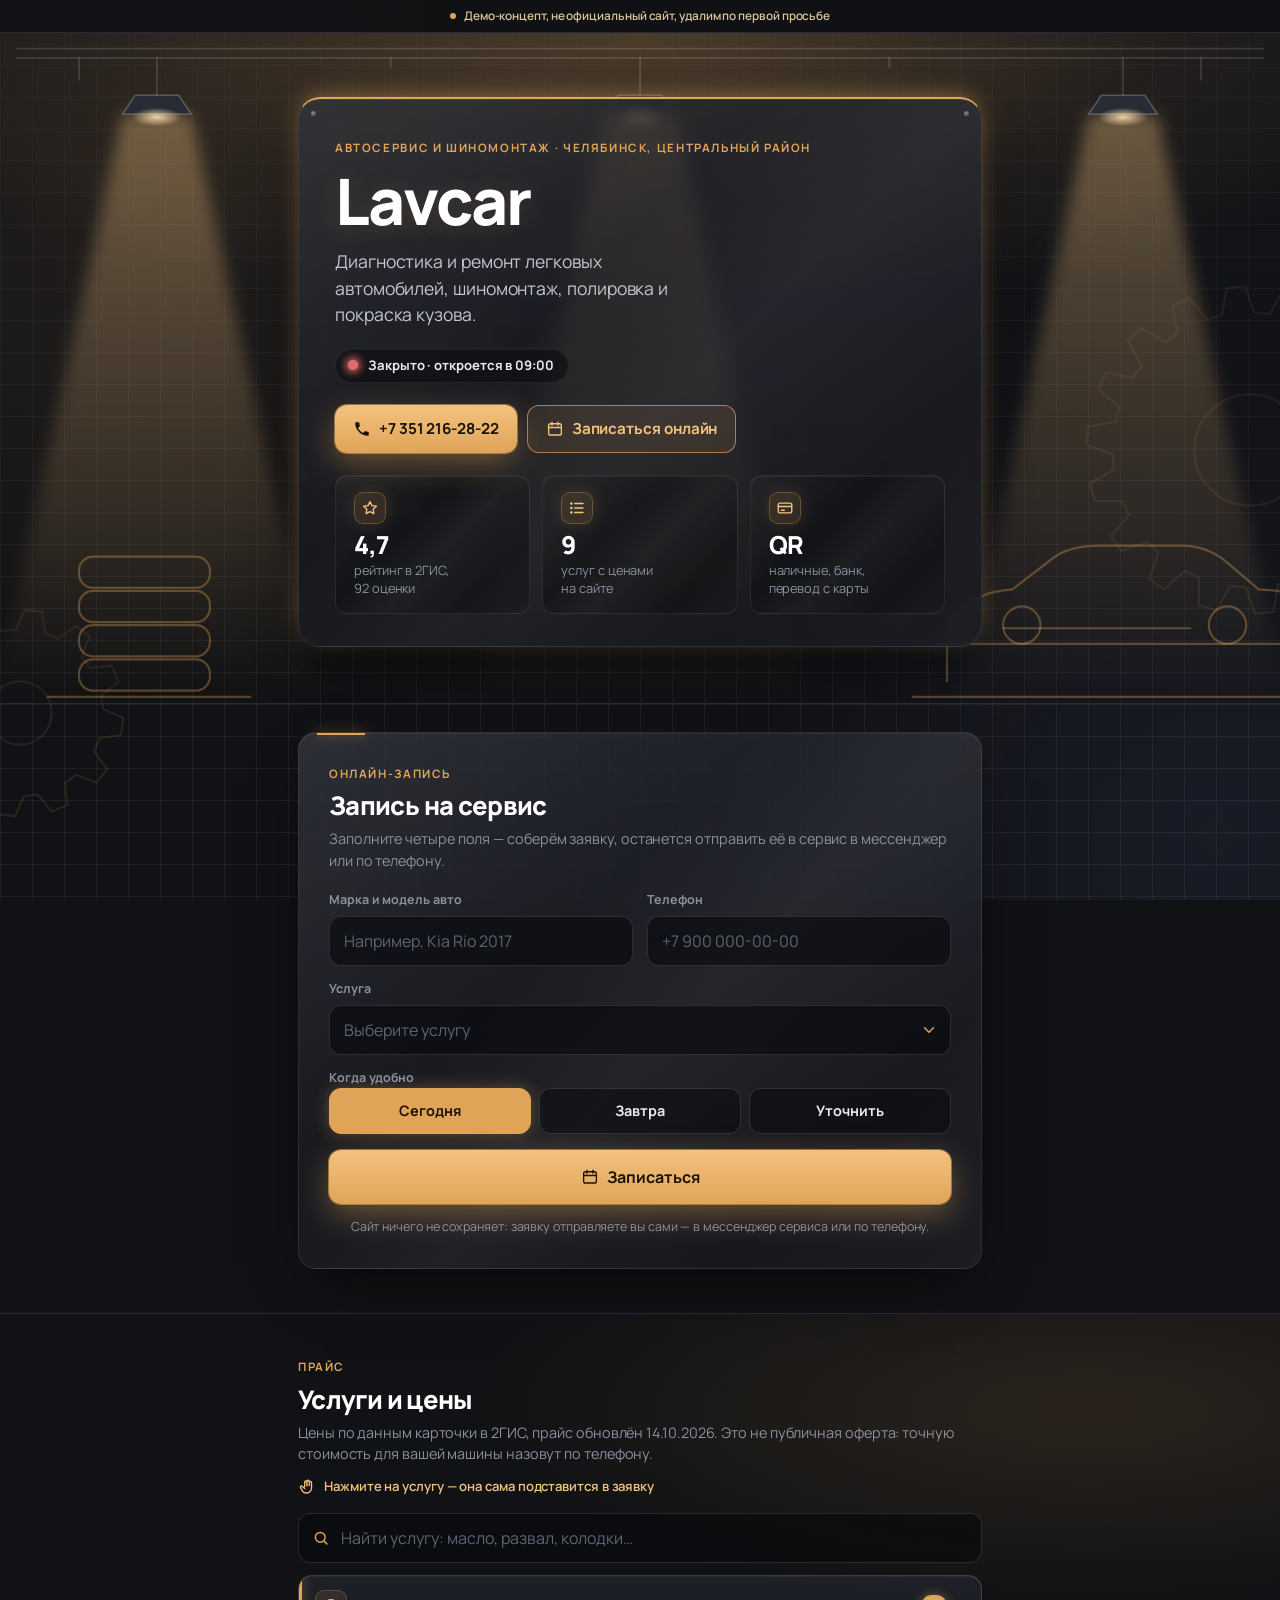
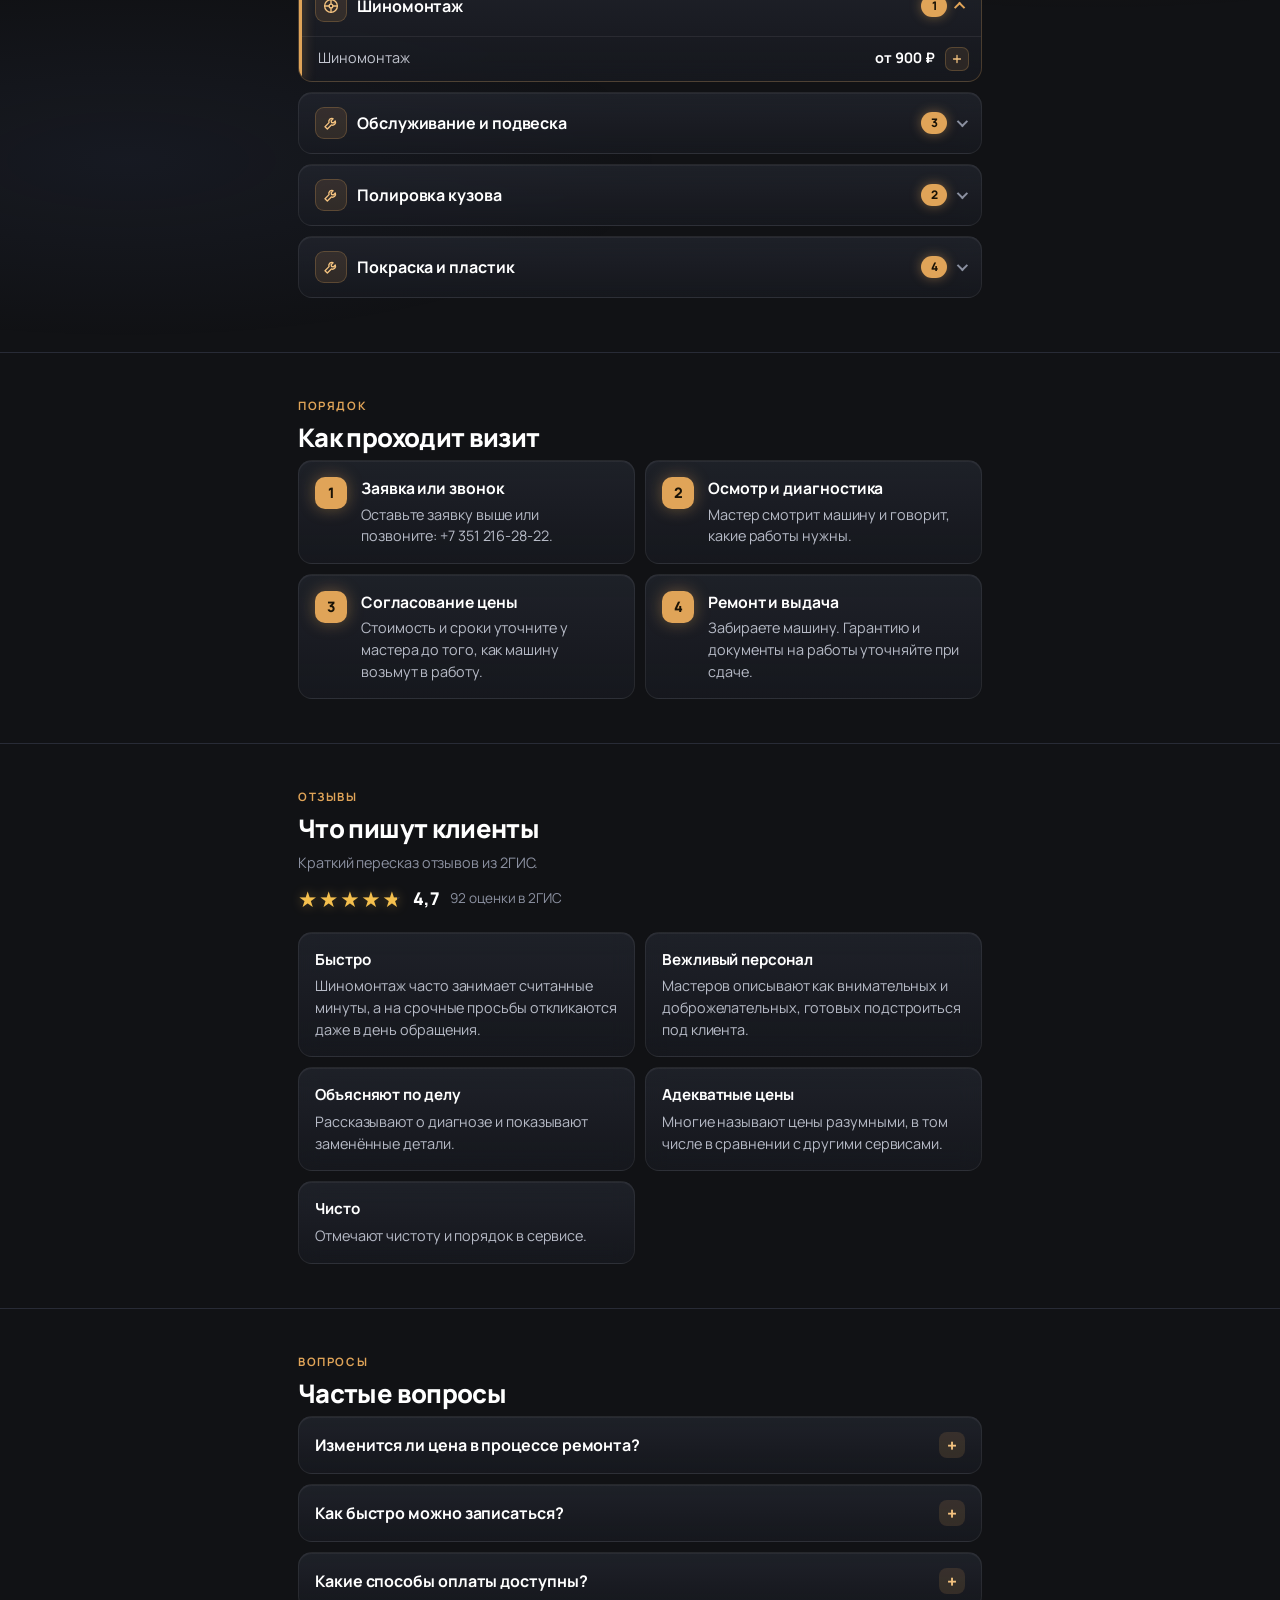
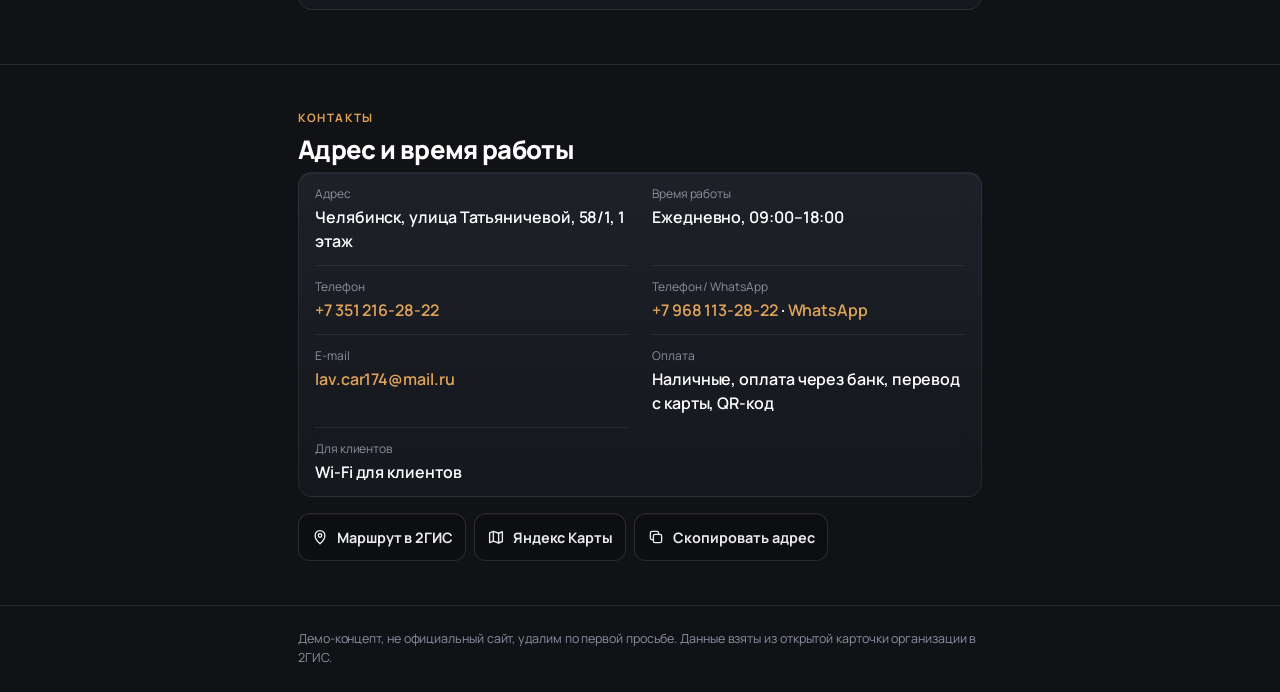
<file: lavcar/index.html>
<!doctype html>
<html lang="ru">
<head>
<meta charset="utf-8">
<meta name="viewport" content="width=device-width, initial-scale=1, viewport-fit=cover">
<meta name="robots" content="noindex, nofollow, noarchive">
<meta name="googlebot" content="noindex, nofollow">
<meta name="yandex" content="noindex, nofollow">
<title>Lavcar — автосервис и шиномонтаж на Татьяничевой, Челябинск (демо)</title>
<meta name="description" content="Демо-концепт сайта Lavcar: ремонт легковых авто и шиномонтаж, цены, адрес, время работы.">
<meta name="theme-color" content="#111215">
<link rel="preconnect" href="https://fonts.googleapis.com">
<link rel="preconnect" href="https://fonts.gstatic.com" crossorigin>
<link rel="stylesheet" href="https://fonts.googleapis.com/css2?family=Manrope:wght@400;500;600;700;800&display=swap">
<link rel="stylesheet" href="style.css">
</head>
<body ontouchstart="">
<div class="bg-fx" aria-hidden="true">
  <span class="bg-fx__glow bg-fx__glow--a"></span>
  <span class="bg-fx__glow bg-fx__glow--b"></span>
  <svg class="gear gear--a" viewBox="-110 -110 220 220"><path d="M100.0 3.1L99.0 14.3L82.2 17.2L79.8 26.2L92.8 37.1L88.1 47.3L71.4 44.3L66.0 51.9L74.5 66.7L66.7 74.5L51.9 66.0L44.3 71.4L47.3 88.1L37.1 92.8L26.2 79.8L17.2 82.2L14.3 99.0L3.1 100.0L-2.6 84.0L-12.0 83.1L-20.4 97.9L-31.2 95.0L-31.2 78.0L-39.7 74.0L-52.7 85.0L-61.8 78.6L-56.0 62.6L-62.6 56.0L-78.6 61.8L-85.0 52.7L-74.0 39.7L-78.0 31.2L-95.0 31.2L-97.9 20.4L-83.1 12.0L-84.0 2.6L-100.0 -3.1L-99.0 -14.3L-82.2 -17.2L-79.8 -26.2L-92.8 -37.1L-88.1 -47.3L-71.4 -44.3L-66.0 -51.9L-74.5 -66.7L-66.7 -74.5L-51.9 -66.0L-44.3 -71.4L-47.3 -88.1L-37.1 -92.8L-26.2 -79.8L-17.2 -82.2L-14.3 -99.0L-3.1 -100.0L2.6 -84.0L12.0 -83.1L20.4 -97.9L31.2 -95.0L31.2 -78.0L39.7 -74.0L52.7 -85.0L61.8 -78.6L56.0 -62.6L62.6 -56.0L78.6 -61.8L85.0 -52.7L74.0 -39.7L78.0 -31.2L95.0 -31.2L97.9 -20.4L83.1 -12.0L84.0 -2.6ZM34 0A34 34 0 1 0 -34 0A34 34 0 1 0 34 0Z"/></svg>
  <svg class="gear gear--b" viewBox="-80 -80 160 160"><path d="M71.9 3.4L70.3 15.3L55.3 17.6L51.5 26.6L60.6 38.9L53.3 48.5L39.0 42.9L31.3 48.8L33.0 64.0L21.9 68.6L12.4 56.7L2.7 57.9L-3.4 71.9L-15.3 70.3L-17.6 55.3L-26.6 51.5L-38.9 60.6L-48.5 53.3L-42.9 39.0L-48.8 31.3L-64.0 33.0L-68.6 21.9L-56.7 12.4L-57.9 2.7L-71.9 -3.4L-70.3 -15.3L-55.3 -17.6L-51.5 -26.6L-60.6 -38.9L-53.3 -48.5L-39.0 -42.9L-31.3 -48.8L-33.0 -64.0L-21.9 -68.6L-12.4 -56.7L-2.7 -57.9L3.4 -71.9L15.3 -70.3L17.6 -55.3L26.6 -51.5L38.9 -60.6L48.5 -53.3L42.9 -39.0L48.8 -31.3L64.0 -33.0L68.6 -21.9L56.7 -12.4L57.9 -2.7ZM22 0A22 22 0 1 0 -22 0A22 22 0 1 0 22 0Z"/></svg>
</div>

<div class="demo-bar" role="note">
  <span class="demo-bar__dot" aria-hidden="true"></span>
  Демо-концепт, не официальный сайт, удалим по первой просьбе
</div>

<header class="hero">
<div class="hero__scene hero__scene--d" aria-hidden="true">
  <svg viewBox="0 -130 800 430" preserveAspectRatio="xMidYMax meet">
    <defs>
      <linearGradient id="cone-d" x1="0" y1="0" x2="0" y2="1"><stop offset="0" stop-color="#f3c27f" stop-opacity=".36"/><stop offset="1" stop-color="#f3c27f" stop-opacity="0"/></linearGradient>
      <filter id="soft-d" x="-20%" y="-5%" width="140%" height="110%"><feGaussianBlur stdDeviation="5"/></filter>
      <radialGradient id="beam-d"><stop offset="0" stop-color="#ffe2b0" stop-opacity=".9"/><stop offset="1" stop-color="#ffe2b0" stop-opacity="0"/></radialGradient>
    </defs>
    <g transform="translate(0 -130)">
      <g class="scene__lines"><path d="M0 10H800M0 16H800"/><path d="M40 16V30M760 16V30M240 16v6M560 16v6"/></g>
      <g class="lamp lamp--1"><path class="lamp__cone" fill="url(#cone-d)" filter="url(#soft-d)" d="M68 52 -15 430H195L112 52Z"/><path class="scene__lines" d="M90 16V40"/><path class="lamp__shade" d="M76 40h28l8 12H68Z"/><ellipse class="lamp__bulb" cx="90" cy="54" rx="16" ry="6" fill="url(#beam-d)"/></g><g class="lamp lamp--2"><path class="lamp__cone" fill="url(#cone-d)" filter="url(#soft-d)" d="M378 52 295 430H505L422 52Z"/><path class="scene__lines" d="M400 16V40"/><path class="lamp__shade" d="M386 40h28l8 12H378Z"/><ellipse class="lamp__bulb" cx="400" cy="54" rx="16" ry="6" fill="url(#beam-d)"/></g><g class="lamp lamp--3"><path class="lamp__cone" fill="url(#cone-d)" filter="url(#soft-d)" d="M688 52 605 430H815L732 52Z"/><path class="scene__lines" d="M710 16V40"/><path class="lamp__shade" d="M696 40h28l8 12H688Z"/><ellipse class="lamp__bulb" cx="710" cy="54" rx="16" ry="6" fill="url(#beam-d)"/></g>
    </g>
    <g class="scene__car"><rect class="scene__lines" x="40" y="272" width="84" height="20" rx="9"/><rect class="scene__lines" x="40" y="250" width="84" height="20" rx="9"/><rect class="scene__lines" x="40" y="228" width="84" height="20" rx="9"/><rect class="scene__lines" x="40" y="206" width="84" height="20" rx="9"/><path class="scene__lines" d="M20 296h130"/></g>
    <g class="scene__car" transform="translate(505 0)">
      <path class="scene__lines" d="M92 286V262M308 286V262M86 262h228M70 296h260"/>
      <path class="scene__lines" d="M104 244c4-14 18-16 30-17l26-20c8-6 18-8 30-8h52c12 0 22 4 30 11l20 17c18 1 34 4 40 12 4 5 4 10 2 13h-14M104 244c-6 0-8 3-8 6v4h10M128 252h120"/>
      <circle class="scene__lines" cx="140" cy="250" r="12"/><circle class="scene__lines" cx="272" cy="250" r="12"/>
      <ellipse class="scene__headlight" cx="316" cy="236" rx="8" ry="4"/>
    </g>
  </svg>
</div>
<div class="hero__scene hero__scene--m" aria-hidden="true">
  <svg viewBox="0 0 400 140" preserveAspectRatio="xMidYMin meet">
    <defs>
      <linearGradient id="cone-m" x1="0" y1="0" x2="0" y2="1"><stop offset="0" stop-color="#f3c27f" stop-opacity=".36"/><stop offset="1" stop-color="#f3c27f" stop-opacity="0"/></linearGradient>
      <filter id="soft-m" x="-20%" y="-5%" width="140%" height="110%"><feGaussianBlur stdDeviation="5"/></filter>
      <radialGradient id="beam-m"><stop offset="0" stop-color="#ffe2b0" stop-opacity=".9"/><stop offset="1" stop-color="#ffe2b0" stop-opacity="0"/></radialGradient>
    </defs>
    <g class="scene__lines"><path d="M0 10H400M0 16H400"/></g>
    <g class="lamp lamp--1"><path class="lamp__cone" fill="url(#cone-m)" filter="url(#soft-m)" d="M38 52 19 140H101L82 52Z"/><path class="scene__lines" d="M60 16V40"/><path class="lamp__shade" d="M46 40h28l8 12H38Z"/><ellipse class="lamp__bulb" cx="60" cy="54" rx="16" ry="6" fill="url(#beam-m)"/></g><g class="lamp lamp--2"><path class="lamp__cone" fill="url(#cone-m)" filter="url(#soft-m)" d="M178 52 159 140H241L222 52Z"/><path class="scene__lines" d="M200 16V40"/><path class="lamp__shade" d="M186 40h28l8 12H178Z"/><ellipse class="lamp__bulb" cx="200" cy="54" rx="16" ry="6" fill="url(#beam-m)"/></g><g class="lamp lamp--3"><path class="lamp__cone" fill="url(#cone-m)" filter="url(#soft-m)" d="M318 52 299 140H381L362 52Z"/><path class="scene__lines" d="M340 16V40"/><path class="lamp__shade" d="M326 40h28l8 12H318Z"/><ellipse class="lamp__bulb" cx="340" cy="54" rx="16" ry="6" fill="url(#beam-m)"/></g>
  </svg>
</div>
  <div class="wrap">
    <div class="hero__card">
      <p class="eyebrow">Автосервис и шиномонтаж · Челябинск, Центральный район</p>
      <h1 class="hero__title">Lavcar</h1>
      <p class="hero__lead">Диагностика и ремонт легковых автомобилей, шиномонтаж, полировка и покраска кузова.</p>
      <p class="status" id="status">
      <span class="status__dot" aria-hidden="true"></span>
      <span class="status__text">Ежедневно 09:00–18:00</span>
    </p>
      <div class="hero__actions">
      <a class="btn btn--call" href="tel:+73512162822">
        <svg aria-hidden="true" viewBox="0 0 24 24" width="18" height="18"><path fill="currentColor" d="M6.6 10.8a15.1 15.1 0 0 0 6.6 6.6l2.2-2.2a1 1 0 0 1 1-.25 11.4 11.4 0 0 0 3.6.57 1 1 0 0 1 1 1V20a1 1 0 0 1-1 1A17 17 0 0 1 3 4a1 1 0 0 1 1-1h3.5a1 1 0 0 1 1 1c0 1.25.2 2.45.57 3.57a1 1 0 0 1-.25 1z"/></svg>
        +7 351 216-28-22
      </a>
      <a class="btn btn--book" href="#booking"><svg aria-hidden="true" viewBox="0 0 24 24" fill="none" stroke="currentColor" stroke-width="1.8" stroke-linecap="round" stroke-linejoin="round"><rect x="3.5" y="5" width="17" height="15" rx="2.5"/><path d="M3.5 10h17M8 3v4M16 3v4"/></svg> Записаться онлайн</a>
    </div>
      <ul class="facts">
        <li><span class="fact__icon" aria-hidden="true"><svg aria-hidden="true" viewBox="0 0 24 24" fill="none" stroke="currentColor" stroke-width="1.8" stroke-linecap="round" stroke-linejoin="round"><path d="m12 3.5 2.6 5.3 5.9.9-4.3 4.1 1 5.8L12 16.9l-5.2 2.7 1-5.8-4.3-4.1 5.9-.9z"/></svg></span><b>4,7</b><span class="fact__label">рейтинг в 2ГИС,<br>92 оценки</span></li>
        <li><span class="fact__icon" aria-hidden="true"><svg aria-hidden="true" viewBox="0 0 24 24" fill="none" stroke="currentColor" stroke-width="1.8" stroke-linecap="round" stroke-linejoin="round"><path d="M9 6h11M9 12h11M9 18h11"/><circle cx="4.5" cy="6" r=".8"/><circle cx="4.5" cy="12" r=".8"/><circle cx="4.5" cy="18" r=".8"/></svg></span><b>9</b><span class="fact__label">услуг с ценами<br>на сайте</span></li>
        <li><span class="fact__icon" aria-hidden="true"><svg aria-hidden="true" viewBox="0 0 24 24" fill="none" stroke="currentColor" stroke-width="1.8" stroke-linecap="round" stroke-linejoin="round"><rect x="3" y="5.5" width="18" height="13" rx="2.5"/><path d="M3 10h18M7 15h4"/></svg></span><b>QR</b><span class="fact__label">наличные, банк,<br>перевод с карты</span></li>
      </ul>
    </div>
  </div>
</header>

<main>
  <section class="section section--booking rv" id="booking">
    <div class="wrap">
      <div class="booking">
        <p class="eyebrow">Онлайн-запись</p>
        <h2>Запись на сервис</h2>
        <p class="muted">Заполните четыре поля — соберём заявку, останется отправить её в сервис в мессенджер или по телефону.</p>
        <form class="bform" id="bform" action="#booking" novalidate>
          <label class="field"><span class="field__label">Марка и модель авто</span>
            <input class="field__input" name="car" maxlength="60" autocomplete="off" placeholder="Например, Kia Rio 2017" required></label>
          <label class="field"><span class="field__label">Телефон</span>
            <input class="field__input" name="phone" type="tel" inputmode="tel" autocomplete="tel" maxlength="20" placeholder="+7 900 000-00-00" required></label>
          <label class="field"><span class="field__label">Услуга</span>
            <select class="field__input" name="service" required>
              <option value="" disabled selected>Выберите услугу</option>
              <option>Шиномонтаж</option>
              <option>Диагностика и ремонт</option>
              <option>Замена масла</option>
              <option>Полировка и покраска</option>
              <option>Другое</option>
            </select></label>
          <fieldset class="field field--chips"><legend class="field__label">Когда удобно</legend>
            <div class="chips">
              <label class="chip"><input type="radio" name="time" value="Сегодня" checked><span>Сегодня</span></label>
              <label class="chip"><input type="radio" name="time" value="Завтра"><span>Завтра</span></label>
              <label class="chip"><input type="radio" name="time" value="Уточнить"><span>Уточнить</span></label>
            </div>
          </fieldset>
          <p class="bform__err" id="bform-err" role="alert" hidden></p>
          <button class="btn btn--call btn--wide bform__submit" type="submit"><svg aria-hidden="true" viewBox="0 0 24 24" fill="none" stroke="currentColor" stroke-width="1.8" stroke-linecap="round" stroke-linejoin="round"><rect x="3.5" y="5" width="17" height="15" rx="2.5"/><path d="M3.5 10h17M8 3v4M16 3v4"/></svg> Записаться</button>
          <p class="bform__hint">Сайт ничего не сохраняет: заявку отправляете вы сами — в мессенджер сервиса или по телефону.</p>
        </form>
      </div>
    </div>
  </section>
  <section class="section rv" id="prices">
    <div class="wrap">
      <p class="eyebrow">Прайс</p>
      <h2>Услуги и цены</h2>
      <p class="muted">Цены по данным карточки в 2ГИС, прайс обновлён 14.10.2026. Это не публичная оферта: точную стоимость для вашей машины назовут по телефону.</p>
      <details class="group" open>
        <summary><span class="group__icon"><svg aria-hidden="true" viewBox="0 0 24 24" fill="none" stroke="currentColor" stroke-width="1.8" stroke-linecap="round" stroke-linejoin="round"><circle cx="12" cy="12" r="8.5"/><circle cx="12" cy="12" r="2.5"/><path d="M12 3.5v6M12 14.5v6M3.5 12h6M14.5 12h6"/></svg></span><span class="group__title">Шиномонтаж</span><small>1</small></summary>
        <ul class="price">
          <li><span>Шиномонтаж</span><b>от 900 ₽</b></li>
        </ul>
      </details>

      <details class="group">
        <summary><span class="group__icon"><svg aria-hidden="true" viewBox="0 0 24 24" fill="none" stroke="currentColor" stroke-width="1.8" stroke-linecap="round" stroke-linejoin="round"><path d="M14.7 6.3a4 4 0 0 0-5.3 5.2L4 16.9 7.1 20l5.4-5.4a4 4 0 0 0 5.2-5.3l-2.6 2.6-2.3-.6-.6-2.3z"/></svg></span><span class="group__title">Обслуживание и подвеска</span><small>3</small></summary>
        <ul class="price">
          <li><span>Замена масла в двигателе</span><b>600 ₽</b></li>
          <li><span>Замена амортизаторов передних</span><b>1 200 ₽</b></li>
          <li><span>Диагностика подвески</span><b>по запросу</b></li>
        </ul>
      </details>

      <details class="group">
        <summary><span class="group__icon"><svg aria-hidden="true" viewBox="0 0 24 24" fill="none" stroke="currentColor" stroke-width="1.8" stroke-linecap="round" stroke-linejoin="round"><path d="M14.7 6.3a4 4 0 0 0-5.3 5.2L4 16.9 7.1 20l5.4-5.4a4 4 0 0 0 5.2-5.3l-2.6 2.6-2.3-.6-.6-2.3z"/></svg></span><span class="group__title">Полировка кузова</span><small>2</small></summary>
        <ul class="price">
          <li><span>Очищающая полировка кузова</span><b>от 8 000 ₽</b></li>
          <li><span>Восстановительная полировка кузова</span><b>от 13 000 ₽</b></li>
        </ul>
      </details>

      <details class="group">
        <summary><span class="group__icon"><svg aria-hidden="true" viewBox="0 0 24 24" fill="none" stroke="currentColor" stroke-width="1.8" stroke-linecap="round" stroke-linejoin="round"><path d="M14.7 6.3a4 4 0 0 0-5.3 5.2L4 16.9 7.1 20l5.4-5.4a4 4 0 0 0 5.2-5.3l-2.6 2.6-2.3-.6-.6-2.3z"/></svg></span><span class="group__title">Покраска и пластик</span><small>4</small></summary>
        <ul class="price">
          <li><span>Покраска элемента</span><b>от 5 000 ₽</b></li>
          <li><span>Покраска бампера</span><b>от 5 000 ₽</b></li>
          <li><span>Покраска бампера переднего</span><b>от 5 000 ₽</b></li>
          <li><span>Ремонт пластика Fullen Polymer</span><b>от 1 000 ₽</b></li>
        </ul>
      </details>
    </div>
  </section>
  <section class="section rv" id="steps">
    <div class="wrap">
      <p class="eyebrow">Порядок</p>
      <h2>Как проходит визит</h2>
      <ol class="steps">
        <li class="step"><span class="step__num">1</span><b>Заявка или звонок</b><span>Оставьте заявку выше или позвоните: +7 351 216-28-22.</span></li>
        <li class="step"><span class="step__num">2</span><b>Осмотр и диагностика</b><span>Мастер смотрит машину и говорит, какие работы нужны.</span></li>
        <li class="step"><span class="step__num">3</span><b>Согласование цены</b><span>Стоимость и сроки уточните у мастера до того, как машину возьмут в работу.</span></li>
        <li class="step"><span class="step__num">4</span><b>Ремонт и выдача</b><span>Забираете машину. Гарантию и документы на работы уточняйте при сдаче.</span></li>
      </ol>
    </div>
  </section>

  <section class="section rv" id="reviews">
    <div class="wrap">
      <p class="eyebrow">Отзывы</p>
      <h2>Что пишут клиенты</h2>
      <p class="muted">Краткий пересказ отзывов из 2ГИС.</p>
      <p class="stars" style="--fill:94%">
        <span class="stars__glyphs" role="img" aria-label="Рейтинг 4,7 из 5">★★★★★</span>
        <b>4,7</b>
        <span>92 оценки в 2ГИС</span>
      </p>
      <ul class="cards">
        <li><b>Быстро</b><span>Шиномонтаж часто занимает считанные минуты, а на срочные просьбы откликаются даже в день обращения.</span></li>
        <li><b>Вежливый персонал</b><span>Мастеров описывают как внимательных и доброжелательных, готовых подстроиться под клиента.</span></li>
        <li><b>Объясняют по делу</b><span>Рассказывают о диагнозе и показывают заменённые детали.</span></li>
        <li><b>Адекватные цены</b><span>Многие называют цены разумными, в том числе в сравнении с другими сервисами.</span></li>
        <li><b>Чисто</b><span>Отмечают чистоту и порядок в сервисе.</span></li>
      </ul>
    </div>
  </section>
  <section class="section rv" id="faq">
    <div class="wrap">
      <p class="eyebrow">Вопросы</p>
      <h2>Частые вопросы</h2>
      <details class="faq">
        <summary>Изменится ли цена в процессе ремонта?</summary>
        <p>В прайсе указаны цены «от»: точная стоимость зависит от машины и объёма работ. Уточните её у мастера до начала ремонта.</p>
      </details>
      <details class="faq">
        <summary>Как быстро можно записаться?</summary>
        <p>В 2ГИС указано, что приём по предварительному звонку. По отзывам, на срочные просьбы откликаются в день обращения. Работают ежедневно с 09:00 до 18:00.</p>
      </details>
      <details class="faq">
        <summary>Какие способы оплаты доступны?</summary>
        <p>Наличные, оплата через банк, перевод с карты, QR-код. Так указано в карточке 2ГИС.</p>
      </details>
    </div>
  </section>
  <section class="section rv" id="contacts">
    <div class="wrap">
      <p class="eyebrow">Контакты</p>
      <h2>Адрес и время работы</h2>
      <dl class="info">
        <div><dt>Адрес</dt><dd>Челябинск, улица Татьяничевой, 58/1, 1 этаж</dd></div>
        <div><dt>Время работы</dt><dd>Ежедневно, 09:00–18:00</dd></div>
        <div><dt>Телефон</dt><dd><a href="tel:+73512162822">+7 351 216-28-22</a></dd></div>
        <div><dt>Телефон / WhatsApp</dt><dd><a href="tel:+79681132822">+7 968 113-28-22</a> · <a href="https://wa.me/79681132822" target="_blank" rel="noopener nofollow">WhatsApp</a></dd></div>
        <div><dt>E-mail</dt><dd><a href="mailto:lav.car174@mail.ru">lav.car174@mail.ru</a></dd></div>
        <div><dt>Оплата</dt><dd>Наличные, оплата через банк, перевод с карты, QR-код</dd></div>
        <div><dt>Для клиентов</dt><dd>Wi-Fi для клиентов</dd></div>
      </dl>
      <a class="btn btn--ghost btn--wide" href="https://2gis.ru/chelyabinsk/firm/70000001017201830" target="_blank" rel="noopener nofollow">Маршрут в 2ГИС</a>
    </div>
  </section>
</main>

<footer class="footer">
  <div class="wrap">
    <p>Демо-концепт, не официальный сайт, удалим по первой просьбе. Данные взяты из открытой карточки организации в 2ГИС.</p>
  </div>
</footer>

<div class="callbar callbar--two">
  <a class="callbar__btn" href="tel:+73512162822">
    <svg aria-hidden="true" viewBox="0 0 24 24" width="18" height="18"><path fill="currentColor" d="M6.6 10.8a15.1 15.1 0 0 0 6.6 6.6l2.2-2.2a1 1 0 0 1 1-.25 11.4 11.4 0 0 0 3.6.57 1 1 0 0 1 1 1V20a1 1 0 0 1-1 1A17 17 0 0 1 3 4a1 1 0 0 1 1-1h3.5a1 1 0 0 1 1 1c0 1.25.2 2.45.57 3.57a1 1 0 0 1-.25 1z"/></svg>
    Позвонить
  </a>
  <a class="callbar__btn callbar__btn--book" href="#booking"><svg aria-hidden="true" viewBox="0 0 24 24" fill="none" stroke="currentColor" stroke-width="1.8" stroke-linecap="round" stroke-linejoin="round"><rect x="3.5" y="5" width="17" height="15" rx="2.5"/><path d="M3.5 10h17M8 3v4M16 3v4"/></svg> Записаться</a>
</div>
<div class="modal" id="bmodal" hidden>
  <div class="modal__card" role="dialog" aria-modal="true" aria-labelledby="bmodal-title">
    <button class="modal__x" type="button" data-close aria-label="Закрыть">×</button>
    <div class="modal__icon" aria-hidden="true"><svg aria-hidden="true" viewBox="0 0 24 24" fill="none" stroke="currentColor" stroke-width="1.8" stroke-linecap="round" stroke-linejoin="round"><path d="m5 12.5 4.5 4.5L19 7.5"/></svg></div>
    <h3 class="modal__title" id="bmodal-title">Заявка готова</h3>
    <p class="modal__lead">Это демо-сайт, сам он заявки не отправляет. Отправьте её в WhatsApp сервиса одним нажатием — текст уже вставлен.</p>
    <pre class="modal__text" id="bmodal-text"></pre>
    <div class="modal__actions">
      <a class="btn btn--call" id="bm-wa" href="https://wa.me/79681132822" target="_blank" rel="noopener nofollow"><svg aria-hidden="true" viewBox="0 0 24 24" width="18" height="18"><path fill="currentColor" d="M12 3a9 9 0 0 0-7.8 13.5L3 21l4.6-1.2A9 9 0 1 0 12 3zm0 2a7 7 0 1 1-3.6 13l-.3-.2-2.3.6.6-2.2-.2-.3A7 7 0 0 1 12 5z"/></svg> Отправить в WhatsApp</a>
      <a class="btn btn--ghost" href="tel:+73512162822"><svg aria-hidden="true" viewBox="0 0 24 24" width="18" height="18"><path fill="currentColor" d="M6.6 10.8a15.1 15.1 0 0 0 6.6 6.6l2.2-2.2a1 1 0 0 1 1-.25 11.4 11.4 0 0 0 3.6.57 1 1 0 0 1 1 1V20a1 1 0 0 1-1 1A17 17 0 0 1 3 4a1 1 0 0 1 1-1h3.5a1 1 0 0 1 1 1c0 1.25.2 2.45.57 3.57a1 1 0 0 1-.25 1z"/></svg> Позвонить</a>
      <button class="btn btn--ghost" type="button" id="bm-copy">Скопировать текст</button>
    </div>
    <p class="modal__copied" id="bm-copied" hidden>Текст скопирован</p>
  </div>
</div>
<script>
/* Статус «открыто/закрыто» по челябинскому времени. Без скрипта остаётся текст из карточки. */
(function () {
  try {
    var plan = [[[540,1080]],[[540,1080]],[[540,1080]],[[540,1080]],[[540,1080]],[[540,1080]],[[540,1080]]]; /* Пн..Вс, интервалы в минутах */
    var days = ['пн', 'вт', 'ср', 'чт', 'пт', 'сб', 'вс'];
    var parts = new Intl.DateTimeFormat('en-US', { timeZone: 'Asia/Yekaterinburg', weekday: 'short', hour: 'numeric', minute: 'numeric', hourCycle: 'h23' }).formatToParts(new Date());
    var get = function (k) { return parts.find(function (p) { return p.type === k; }).value; };
    var d = ['Mon', 'Tue', 'Wed', 'Thu', 'Fri', 'Sat', 'Sun'].indexOf(get('weekday'));
    var t = +get('hour') * 60 + +get('minute');
    var hm = function (x) { var h = Math.floor(x / 60), m = x % 60; return (h < 10 ? '0' : '') + h + ':' + (m < 10 ? '0' : '') + m; };
    var el = document.getElementById('status'), text, open = false, i, k, iv;
    for (i = 0; i < plan[d].length; i++) if (t >= plan[d][i][0] && t < plan[d][i][1]) { open = true; text = 'Открыто · до ' + hm(plan[d][i][1]); }
    if (!open) {
      for (k = 0; k < 8 && !text; k++) {
        iv = plan[(d + k) % 7];
        for (i = 0; i < iv.length && !text; i++) {
          if (k === 0 && iv[i][0] <= t) continue;
          text = (k === 0 && i > 0 ? 'Перерыв' : 'Закрыто') + ' · откроется ' + (k > 1 ? 'в ' + days[(d + k) % 7] + ' ' : '') + 'в ' + hm(iv[i][0]);
        }
      }
    }
    el.classList.add(open ? 'is-open' : 'is-closed');
    el.querySelector('.status__text').textContent = text;
  } catch (e) {}
})();
</script>
<script>
/* Онлайн-запись: проверка полей, сборка текста заявки, окно с отправкой в мессенджер или звонком */
(function () {
  var form = document.getElementById('bform'), modal = document.getElementById('bmodal');
  if (!form || !modal) return;
  var err = document.getElementById('bform-err'), out = document.getElementById('bmodal-text');
  var wa = document.getElementById('bm-wa'), tg = document.getElementById('bm-tg');
  var copyBtn = document.getElementById('bm-copy'), copied = document.getElementById('bm-copied');
  var lastFocus = null, text = '';
  function fail(msg, el) { err.textContent = msg; err.hidden = false; el.classList.add('is-bad'); el.focus(); }
  function copy() {
    copied.hidden = true;
    var done = function () { copied.hidden = false; };
    if (navigator.clipboard && navigator.clipboard.writeText) { navigator.clipboard.writeText(text).then(done, function () {}); return; }
    try { var r = document.createRange(); r.selectNodeContents(out); var s = getSelection(); s.removeAllRanges(); s.addRange(r); if (document.execCommand('copy')) done(); } catch (e) {}
  }
  function close() { modal.hidden = true; document.documentElement.classList.remove('has-modal'); if (lastFocus) lastFocus.focus(); }
  form.addEventListener('input', function (e) { e.target.classList.remove('is-bad'); err.hidden = true; });
  form.addEventListener('submit', function (e) {
    e.preventDefault();
    var f = form.elements, car = f.car.value.trim(), phone = f.phone.value.trim(), service = f.service.value;
    var time = (form.querySelector('input[name=time]:checked') || {}).value || 'Уточнить';
    if (car.length < 2) return fail('Укажите марку и модель машины', f.car);
    if (phone.replace(/\D/g, '').length < 10) return fail('Проверьте номер телефона: нужно не меньше 10 цифр', f.phone);
    if (!service) return fail('Выберите услугу', f.service);
    text = 'Здравствуйте! Хочу записаться.\nАвто: ' + car + '\nУслуга: ' + service + '\nКогда: ' + time + '\nМой телефон: ' + phone;
    out.textContent = text;
    if (wa) wa.href = wa.href.split('?')[0] + '?text=' + encodeURIComponent(text);
    copied.hidden = true;
    lastFocus = document.activeElement;
    modal.hidden = false;
    document.documentElement.classList.add('has-modal');
    modal.querySelector('[data-close]').focus();
  });
  if (tg) tg.addEventListener('click', copy);
  copyBtn.addEventListener('click', copy);
  modal.addEventListener('click', function (e) { if (e.target === modal || e.target.hasAttribute('data-close')) close(); });
  document.addEventListener('keydown', function (e) { if (e.key === 'Escape' && !modal.hidden) close(); });
})();
</script>
<script>
/* Плавное появление секций при прокрутке; при «уменьшении движения» не включается */
(function () {
  if (matchMedia('(prefers-reduced-motion: reduce)').matches) return;
  var els = [].slice.call(document.querySelectorAll('.rv'));
  if (!els.length) return;
  document.documentElement.classList.add('rv-on');
  var queued = false;
  function show(el) { el.classList.add('is-in'); }
  function check() {
    queued = false;
    var limit = (window.innerHeight || document.documentElement.clientHeight) * .92;
    els = els.filter(function (el) { if (el.getBoundingClientRect().top < limit) { show(el); return false; } return true; });
    if (!els.length) { removeEventListener('scroll', onScroll); removeEventListener('resize', onScroll); }
  }
  function onScroll() { if (!queued) { queued = true; setTimeout(check, 50); } }
  addEventListener('scroll', onScroll, { passive: true });
  addEventListener('resize', onScroll);
  addEventListener('hashchange', function () { var t = document.querySelector(location.hash); if (t) show(t); onScroll(); });
  check();
  addEventListener('load', check);          /* после шрифтов вёрстка сдвигается — перепроверить */
  setTimeout(check, 4000);
})();
</script>
<script src="extras.js"></script>
</body>
</html>
</file>
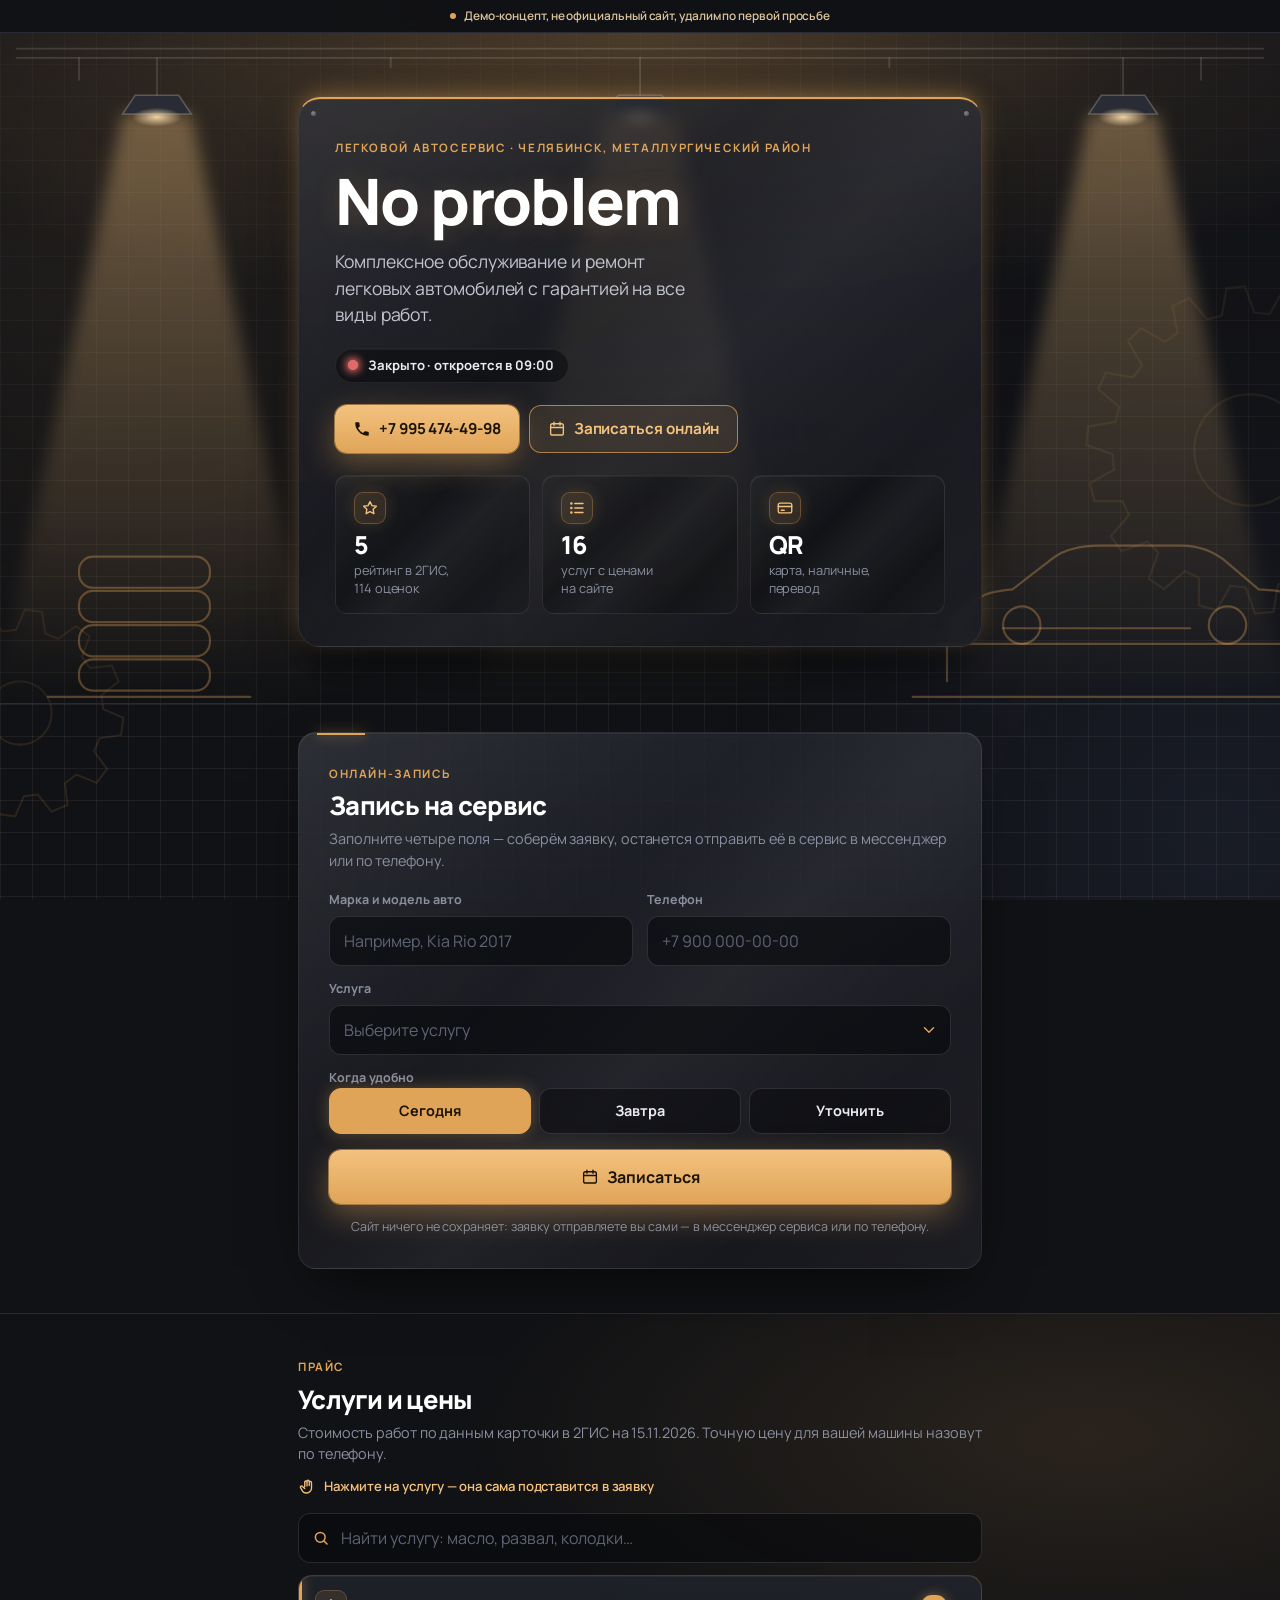
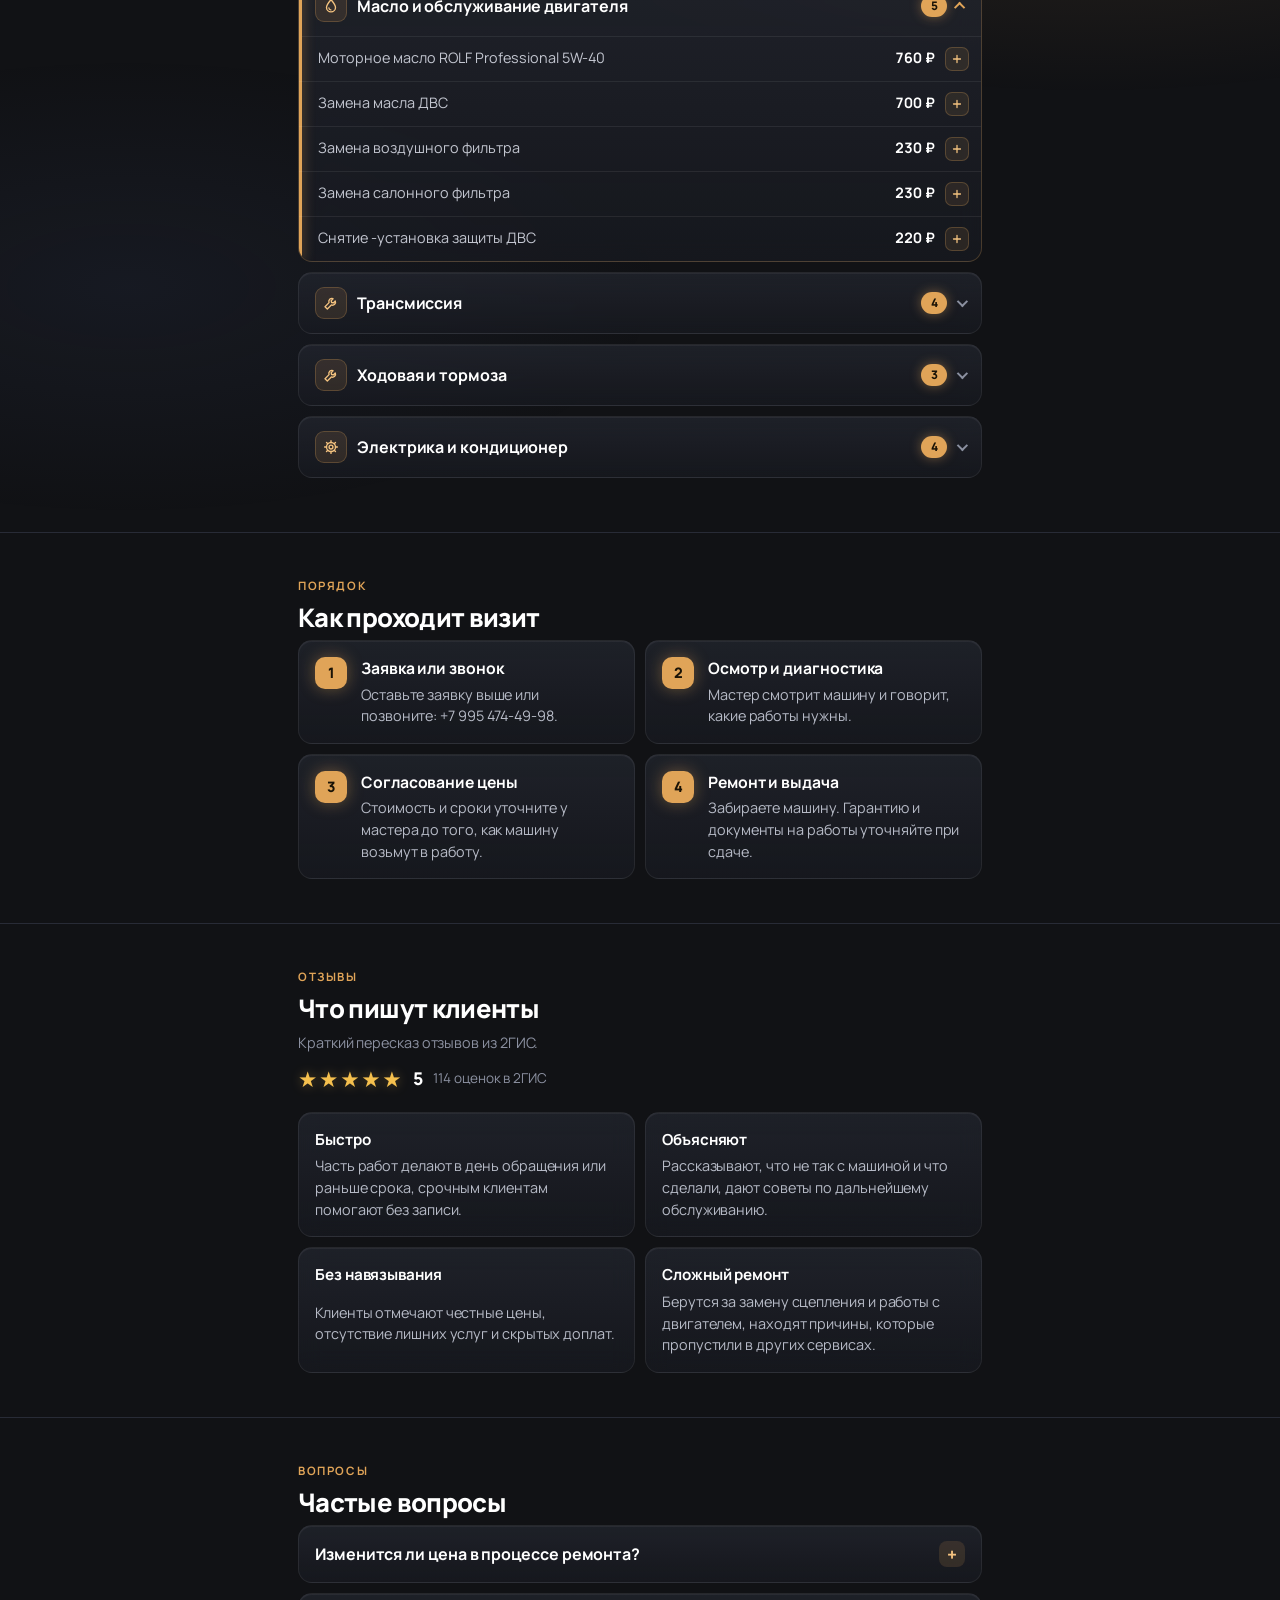
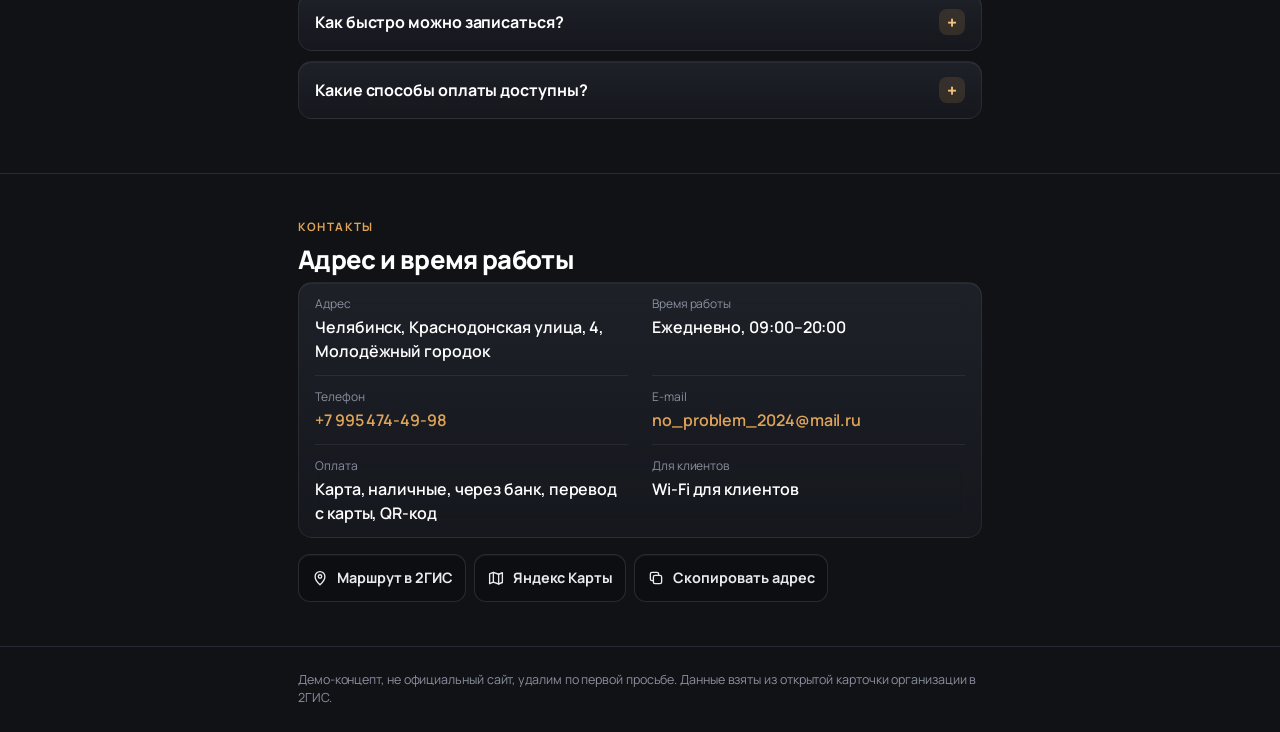
<file: no-problem/index.html>
<!doctype html>
<html lang="ru">
<head>
<meta charset="utf-8">
<meta name="viewport" content="width=device-width, initial-scale=1, viewport-fit=cover">
<meta name="robots" content="noindex, nofollow, noarchive">
<meta name="googlebot" content="noindex, nofollow">
<meta name="yandex" content="noindex, nofollow">
<title>No problem — автосервис в Молодёжном городке, Челябинск (демо)</title>
<meta name="description" content="Демо-концепт сайта автосервиса No problem: услуги и цены, адрес, время работы.">
<meta name="theme-color" content="#111215">
<link rel="preconnect" href="https://fonts.googleapis.com">
<link rel="preconnect" href="https://fonts.gstatic.com" crossorigin>
<link rel="stylesheet" href="https://fonts.googleapis.com/css2?family=Manrope:wght@400;500;600;700;800&display=swap">
<link rel="stylesheet" href="style.css">
</head>
<body ontouchstart="">
<div class="bg-fx" aria-hidden="true">
  <span class="bg-fx__glow bg-fx__glow--a"></span>
  <span class="bg-fx__glow bg-fx__glow--b"></span>
  <svg class="gear gear--a" viewBox="-110 -110 220 220"><path d="M100.0 3.1L99.0 14.3L82.2 17.2L79.8 26.2L92.8 37.1L88.1 47.3L71.4 44.3L66.0 51.9L74.5 66.7L66.7 74.5L51.9 66.0L44.3 71.4L47.3 88.1L37.1 92.8L26.2 79.8L17.2 82.2L14.3 99.0L3.1 100.0L-2.6 84.0L-12.0 83.1L-20.4 97.9L-31.2 95.0L-31.2 78.0L-39.7 74.0L-52.7 85.0L-61.8 78.6L-56.0 62.6L-62.6 56.0L-78.6 61.8L-85.0 52.7L-74.0 39.7L-78.0 31.2L-95.0 31.2L-97.9 20.4L-83.1 12.0L-84.0 2.6L-100.0 -3.1L-99.0 -14.3L-82.2 -17.2L-79.8 -26.2L-92.8 -37.1L-88.1 -47.3L-71.4 -44.3L-66.0 -51.9L-74.5 -66.7L-66.7 -74.5L-51.9 -66.0L-44.3 -71.4L-47.3 -88.1L-37.1 -92.8L-26.2 -79.8L-17.2 -82.2L-14.3 -99.0L-3.1 -100.0L2.6 -84.0L12.0 -83.1L20.4 -97.9L31.2 -95.0L31.2 -78.0L39.7 -74.0L52.7 -85.0L61.8 -78.6L56.0 -62.6L62.6 -56.0L78.6 -61.8L85.0 -52.7L74.0 -39.7L78.0 -31.2L95.0 -31.2L97.9 -20.4L83.1 -12.0L84.0 -2.6ZM34 0A34 34 0 1 0 -34 0A34 34 0 1 0 34 0Z"/></svg>
  <svg class="gear gear--b" viewBox="-80 -80 160 160"><path d="M71.9 3.4L70.3 15.3L55.3 17.6L51.5 26.6L60.6 38.9L53.3 48.5L39.0 42.9L31.3 48.8L33.0 64.0L21.9 68.6L12.4 56.7L2.7 57.9L-3.4 71.9L-15.3 70.3L-17.6 55.3L-26.6 51.5L-38.9 60.6L-48.5 53.3L-42.9 39.0L-48.8 31.3L-64.0 33.0L-68.6 21.9L-56.7 12.4L-57.9 2.7L-71.9 -3.4L-70.3 -15.3L-55.3 -17.6L-51.5 -26.6L-60.6 -38.9L-53.3 -48.5L-39.0 -42.9L-31.3 -48.8L-33.0 -64.0L-21.9 -68.6L-12.4 -56.7L-2.7 -57.9L3.4 -71.9L15.3 -70.3L17.6 -55.3L26.6 -51.5L38.9 -60.6L48.5 -53.3L42.9 -39.0L48.8 -31.3L64.0 -33.0L68.6 -21.9L56.7 -12.4L57.9 -2.7ZM22 0A22 22 0 1 0 -22 0A22 22 0 1 0 22 0Z"/></svg>
</div>

<div class="demo-bar" role="note">
  <span class="demo-bar__dot" aria-hidden="true"></span>
  Демо-концепт, не официальный сайт, удалим по первой просьбе
</div>

<header class="hero">
<div class="hero__scene hero__scene--d" aria-hidden="true">
  <svg viewBox="0 -130 800 430" preserveAspectRatio="xMidYMax meet">
    <defs>
      <linearGradient id="cone-d" x1="0" y1="0" x2="0" y2="1"><stop offset="0" stop-color="#f3c27f" stop-opacity=".36"/><stop offset="1" stop-color="#f3c27f" stop-opacity="0"/></linearGradient>
      <filter id="soft-d" x="-20%" y="-5%" width="140%" height="110%"><feGaussianBlur stdDeviation="5"/></filter>
      <radialGradient id="beam-d"><stop offset="0" stop-color="#ffe2b0" stop-opacity=".9"/><stop offset="1" stop-color="#ffe2b0" stop-opacity="0"/></radialGradient>
    </defs>
    <g transform="translate(0 -130)">
      <g class="scene__lines"><path d="M0 10H800M0 16H800"/><path d="M40 16V30M760 16V30M240 16v6M560 16v6"/></g>
      <g class="lamp lamp--1"><path class="lamp__cone" fill="url(#cone-d)" filter="url(#soft-d)" d="M68 52 -15 430H195L112 52Z"/><path class="scene__lines" d="M90 16V40"/><path class="lamp__shade" d="M76 40h28l8 12H68Z"/><ellipse class="lamp__bulb" cx="90" cy="54" rx="16" ry="6" fill="url(#beam-d)"/></g><g class="lamp lamp--2"><path class="lamp__cone" fill="url(#cone-d)" filter="url(#soft-d)" d="M378 52 295 430H505L422 52Z"/><path class="scene__lines" d="M400 16V40"/><path class="lamp__shade" d="M386 40h28l8 12H378Z"/><ellipse class="lamp__bulb" cx="400" cy="54" rx="16" ry="6" fill="url(#beam-d)"/></g><g class="lamp lamp--3"><path class="lamp__cone" fill="url(#cone-d)" filter="url(#soft-d)" d="M688 52 605 430H815L732 52Z"/><path class="scene__lines" d="M710 16V40"/><path class="lamp__shade" d="M696 40h28l8 12H688Z"/><ellipse class="lamp__bulb" cx="710" cy="54" rx="16" ry="6" fill="url(#beam-d)"/></g>
    </g>
    <g class="scene__car"><rect class="scene__lines" x="40" y="272" width="84" height="20" rx="9"/><rect class="scene__lines" x="40" y="250" width="84" height="20" rx="9"/><rect class="scene__lines" x="40" y="228" width="84" height="20" rx="9"/><rect class="scene__lines" x="40" y="206" width="84" height="20" rx="9"/><path class="scene__lines" d="M20 296h130"/></g>
    <g class="scene__car" transform="translate(505 0)">
      <path class="scene__lines" d="M92 286V262M308 286V262M86 262h228M70 296h260"/>
      <path class="scene__lines" d="M104 244c4-14 18-16 30-17l26-20c8-6 18-8 30-8h52c12 0 22 4 30 11l20 17c18 1 34 4 40 12 4 5 4 10 2 13h-14M104 244c-6 0-8 3-8 6v4h10M128 252h120"/>
      <circle class="scene__lines" cx="140" cy="250" r="12"/><circle class="scene__lines" cx="272" cy="250" r="12"/>
      <ellipse class="scene__headlight" cx="316" cy="236" rx="8" ry="4"/>
    </g>
  </svg>
</div>
<div class="hero__scene hero__scene--m" aria-hidden="true">
  <svg viewBox="0 0 400 140" preserveAspectRatio="xMidYMin meet">
    <defs>
      <linearGradient id="cone-m" x1="0" y1="0" x2="0" y2="1"><stop offset="0" stop-color="#f3c27f" stop-opacity=".36"/><stop offset="1" stop-color="#f3c27f" stop-opacity="0"/></linearGradient>
      <filter id="soft-m" x="-20%" y="-5%" width="140%" height="110%"><feGaussianBlur stdDeviation="5"/></filter>
      <radialGradient id="beam-m"><stop offset="0" stop-color="#ffe2b0" stop-opacity=".9"/><stop offset="1" stop-color="#ffe2b0" stop-opacity="0"/></radialGradient>
    </defs>
    <g class="scene__lines"><path d="M0 10H400M0 16H400"/></g>
    <g class="lamp lamp--1"><path class="lamp__cone" fill="url(#cone-m)" filter="url(#soft-m)" d="M38 52 19 140H101L82 52Z"/><path class="scene__lines" d="M60 16V40"/><path class="lamp__shade" d="M46 40h28l8 12H38Z"/><ellipse class="lamp__bulb" cx="60" cy="54" rx="16" ry="6" fill="url(#beam-m)"/></g><g class="lamp lamp--2"><path class="lamp__cone" fill="url(#cone-m)" filter="url(#soft-m)" d="M178 52 159 140H241L222 52Z"/><path class="scene__lines" d="M200 16V40"/><path class="lamp__shade" d="M186 40h28l8 12H178Z"/><ellipse class="lamp__bulb" cx="200" cy="54" rx="16" ry="6" fill="url(#beam-m)"/></g><g class="lamp lamp--3"><path class="lamp__cone" fill="url(#cone-m)" filter="url(#soft-m)" d="M318 52 299 140H381L362 52Z"/><path class="scene__lines" d="M340 16V40"/><path class="lamp__shade" d="M326 40h28l8 12H318Z"/><ellipse class="lamp__bulb" cx="340" cy="54" rx="16" ry="6" fill="url(#beam-m)"/></g>
  </svg>
</div>
  <div class="wrap">
    <div class="hero__card">
      <p class="eyebrow">Легковой автосервис · Челябинск, Металлургический район</p>
      <h1 class="hero__title">No problem</h1>
      <p class="hero__lead">Комплексное обслуживание и ремонт легковых автомобилей с гарантией на все виды работ.</p>
      <p class="status" id="status">
      <span class="status__dot" aria-hidden="true"></span>
      <span class="status__text">Ежедневно 09:00–20:00</span>
    </p>
      <div class="hero__actions">
      <a class="btn btn--call" href="tel:+79954744998">
        <svg aria-hidden="true" viewBox="0 0 24 24" width="18" height="18"><path fill="currentColor" d="M6.6 10.8a15.1 15.1 0 0 0 6.6 6.6l2.2-2.2a1 1 0 0 1 1-.25 11.4 11.4 0 0 0 3.6.57 1 1 0 0 1 1 1V20a1 1 0 0 1-1 1A17 17 0 0 1 3 4a1 1 0 0 1 1-1h3.5a1 1 0 0 1 1 1c0 1.25.2 2.45.57 3.57a1 1 0 0 1-.25 1z"/></svg>
        +7 995 474-49-98
      </a>
      <a class="btn btn--book" href="#booking"><svg aria-hidden="true" viewBox="0 0 24 24" fill="none" stroke="currentColor" stroke-width="1.8" stroke-linecap="round" stroke-linejoin="round"><rect x="3.5" y="5" width="17" height="15" rx="2.5"/><path d="M3.5 10h17M8 3v4M16 3v4"/></svg> Записаться онлайн</a>
    </div>
      <ul class="facts">
        <li><span class="fact__icon" aria-hidden="true"><svg aria-hidden="true" viewBox="0 0 24 24" fill="none" stroke="currentColor" stroke-width="1.8" stroke-linecap="round" stroke-linejoin="round"><path d="m12 3.5 2.6 5.3 5.9.9-4.3 4.1 1 5.8L12 16.9l-5.2 2.7 1-5.8-4.3-4.1 5.9-.9z"/></svg></span><b>5</b><span class="fact__label">рейтинг в 2ГИС,<br>114 оценок</span></li>
        <li><span class="fact__icon" aria-hidden="true"><svg aria-hidden="true" viewBox="0 0 24 24" fill="none" stroke="currentColor" stroke-width="1.8" stroke-linecap="round" stroke-linejoin="round"><path d="M9 6h11M9 12h11M9 18h11"/><circle cx="4.5" cy="6" r=".8"/><circle cx="4.5" cy="12" r=".8"/><circle cx="4.5" cy="18" r=".8"/></svg></span><b>16</b><span class="fact__label">услуг с ценами<br>на сайте</span></li>
        <li><span class="fact__icon" aria-hidden="true"><svg aria-hidden="true" viewBox="0 0 24 24" fill="none" stroke="currentColor" stroke-width="1.8" stroke-linecap="round" stroke-linejoin="round"><rect x="3" y="5.5" width="18" height="13" rx="2.5"/><path d="M3 10h18M7 15h4"/></svg></span><b>QR</b><span class="fact__label">карта, наличные,<br>перевод</span></li>
      </ul>
    </div>
  </div>
</header>

<main>
  <section class="section section--booking rv" id="booking">
    <div class="wrap">
      <div class="booking">
        <p class="eyebrow">Онлайн-запись</p>
        <h2>Запись на сервис</h2>
        <p class="muted">Заполните четыре поля — соберём заявку, останется отправить её в сервис в мессенджер или по телефону.</p>
        <form class="bform" id="bform" action="#booking" novalidate>
          <label class="field"><span class="field__label">Марка и модель авто</span>
            <input class="field__input" name="car" maxlength="60" autocomplete="off" placeholder="Например, Kia Rio 2017" required></label>
          <label class="field"><span class="field__label">Телефон</span>
            <input class="field__input" name="phone" type="tel" inputmode="tel" autocomplete="tel" maxlength="20" placeholder="+7 900 000-00-00" required></label>
          <label class="field"><span class="field__label">Услуга</span>
            <select class="field__input" name="service" required>
              <option value="" disabled selected>Выберите услугу</option>
              <option>Плановое ТО</option>
              <option>Диагностика</option>
              <option>Ходовая / Тормоза</option>
              <option>Кондиционер</option>
              <option>Другое</option>
            </select></label>
          <fieldset class="field field--chips"><legend class="field__label">Когда удобно</legend>
            <div class="chips">
              <label class="chip"><input type="radio" name="time" value="Сегодня" checked><span>Сегодня</span></label>
              <label class="chip"><input type="radio" name="time" value="Завтра"><span>Завтра</span></label>
              <label class="chip"><input type="radio" name="time" value="Уточнить"><span>Уточнить</span></label>
            </div>
          </fieldset>
          <p class="bform__err" id="bform-err" role="alert" hidden></p>
          <button class="btn btn--call btn--wide bform__submit" type="submit"><svg aria-hidden="true" viewBox="0 0 24 24" fill="none" stroke="currentColor" stroke-width="1.8" stroke-linecap="round" stroke-linejoin="round"><rect x="3.5" y="5" width="17" height="15" rx="2.5"/><path d="M3.5 10h17M8 3v4M16 3v4"/></svg> Записаться</button>
          <p class="bform__hint">Сайт ничего не сохраняет: заявку отправляете вы сами — в мессенджер сервиса или по телефону.</p>
        </form>
      </div>
    </div>
  </section>
  <section class="section rv" id="prices">
    <div class="wrap">
      <p class="eyebrow">Прайс</p>
      <h2>Услуги и цены</h2>
      <p class="muted">Стоимость работ по данным карточки в 2ГИС на 15.11.2026. Точную цену для вашей машины назовут по телефону.</p>
      <details class="group" open>
        <summary><span class="group__icon"><svg aria-hidden="true" viewBox="0 0 24 24" fill="none" stroke="currentColor" stroke-width="1.8" stroke-linecap="round" stroke-linejoin="round"><path d="M12 3.5c3 3.6 6 6.9 6 10.4a6 6 0 0 1-12 0c0-3.5 3-6.8 6-10.4z"/><path d="M9.2 14.6a2.9 2.9 0 0 0 2.6 2.6"/></svg></span><span class="group__title">Масло и обслуживание двигателя</span><small>5</small></summary>
        <ul class="price">
          <li><span>Моторное масло ROLF Professional 5W-40</span><b>760 ₽</b></li>
          <li><span>Замена масла ДВС</span><b>700 ₽</b></li>
          <li><span>Замена воздушного фильтра</span><b>230 ₽</b></li>
          <li><span>Замена салонного фильтра</span><b>230 ₽</b></li>
          <li><span>Снятие -установка защиты ДВС</span><b>220 ₽</b></li>
        </ul>
      </details>

      <details class="group">
        <summary><span class="group__icon"><svg aria-hidden="true" viewBox="0 0 24 24" fill="none" stroke="currentColor" stroke-width="1.8" stroke-linecap="round" stroke-linejoin="round"><path d="M14.7 6.3a4 4 0 0 0-5.3 5.2L4 16.9 7.1 20l5.4-5.4a4 4 0 0 0 5.2-5.3l-2.6 2.6-2.3-.6-.6-2.3z"/></svg></span><span class="group__title">Трансмиссия</span><small>4</small></summary>
        <ul class="price">
          <li><span>Замена масла в МКПП</span><b>от 600 ₽</b></li>
          <li><span>Замена масла в АКПП (Частичная)</span><b>от 800 ₽</b></li>
          <li><span>Замена масла в АКПП со снятием поддона</span><b>от 2 500 ₽</b></li>
          <li><span>Замена масла в переднем редукторе</span><b>от 600 ₽</b></li>
        </ul>
      </details>

      <details class="group">
        <summary><span class="group__icon"><svg aria-hidden="true" viewBox="0 0 24 24" fill="none" stroke="currentColor" stroke-width="1.8" stroke-linecap="round" stroke-linejoin="round"><path d="M14.7 6.3a4 4 0 0 0-5.3 5.2L4 16.9 7.1 20l5.4-5.4a4 4 0 0 0 5.2-5.3l-2.6 2.6-2.3-.6-.6-2.3z"/></svg></span><span class="group__title">Ходовая и тормоза</span><small>3</small></summary>
        <ul class="price">
          <li><span>Диагностика ходовой</span><b>от 600 ₽</b></li>
          <li><span>Замена тормозных колодок</span><b>от 600 ₽</b></li>
          <li><span>Замена тормозных дисков</span><b>от 1 500 ₽</b></li>
        </ul>
      </details>

      <details class="group">
        <summary><span class="group__icon"><svg aria-hidden="true" viewBox="0 0 24 24" fill="none" stroke="currentColor" stroke-width="1.8" stroke-linecap="round" stroke-linejoin="round"><circle cx="12" cy="12" r="2.6"/><circle cx="12" cy="12" r="6"/><path d="M12 3.5V6M12 18v2.5M3.5 12H6M18 12h2.5M6 6l1.8 1.8M16.2 16.2 18 18M6 18l1.8-1.8M16.2 7.8 18 6"/></svg></span><span class="group__title">Электрика и кондиционер</span><small>4</small></summary>
        <ul class="price">
          <li><span>Диагностика электронных систем автомобиля</span><b>от 1 000 ₽</b></li>
          <li><span>Ремонт электрооборудования</span><b>от 1 000 ₽</b></li>
          <li><span>Заправка кондиционера</span><b>от 2 500 ₽</b></li>
          <li><span>Дезинфекция салона автомобиля</span><b>от 1 000 ₽</b></li>
        </ul>
      </details>
    </div>
  </section>
  <section class="section rv" id="steps">
    <div class="wrap">
      <p class="eyebrow">Порядок</p>
      <h2>Как проходит визит</h2>
      <ol class="steps">
        <li class="step"><span class="step__num">1</span><b>Заявка или звонок</b><span>Оставьте заявку выше или позвоните: +7 995 474-49-98.</span></li>
        <li class="step"><span class="step__num">2</span><b>Осмотр и диагностика</b><span>Мастер смотрит машину и говорит, какие работы нужны.</span></li>
        <li class="step"><span class="step__num">3</span><b>Согласование цены</b><span>Стоимость и сроки уточните у мастера до того, как машину возьмут в работу.</span></li>
        <li class="step"><span class="step__num">4</span><b>Ремонт и выдача</b><span>Забираете машину. Гарантию и документы на работы уточняйте при сдаче.</span></li>
      </ol>
    </div>
  </section>

  <section class="section rv" id="reviews">
    <div class="wrap">
      <p class="eyebrow">Отзывы</p>
      <h2>Что пишут клиенты</h2>
      <p class="muted">Краткий пересказ отзывов из 2ГИС.</p>
      <p class="stars" style="--fill:100%">
        <span class="stars__glyphs" role="img" aria-label="Рейтинг 5 из 5">★★★★★</span>
        <b>5</b>
        <span>114 оценок в 2ГИС</span>
      </p>
      <ul class="cards">
        <li><b>Быстро</b><span>Часть работ делают в день обращения или раньше срока, срочным клиентам помогают без записи.</span></li>
        <li><b>Объясняют</b><span>Рассказывают, что не так с машиной и что сделали, дают советы по дальнейшему обслуживанию.</span></li>
        <li><b>Без навязывания</b><span>Клиенты отмечают честные цены, отсутствие лишних услуг и скрытых доплат.</span></li>
        <li><b>Сложный ремонт</b><span>Берутся за замену сцепления и работы с двигателем, находят причины, которые пропустили в других сервисах.</span></li>
      </ul>
    </div>
  </section>
  <section class="section rv" id="faq">
    <div class="wrap">
      <p class="eyebrow">Вопросы</p>
      <h2>Частые вопросы</h2>
      <details class="faq">
        <summary>Изменится ли цена в процессе ремонта?</summary>
        <p>В прайсе указаны цены «от»: точная стоимость зависит от машины и объёма работ. Уточните её у мастера до начала ремонта.</p>
      </details>
      <details class="faq">
        <summary>Как быстро можно записаться?</summary>
        <p>По отзывам в 2ГИС, часть работ делают в день обращения, а в срочных случаях помогают и без записи. Работают ежедневно с 09:00 до 20:00.</p>
      </details>
      <details class="faq">
        <summary>Какие способы оплаты доступны?</summary>
        <p>Карта, наличные, через банк, перевод с карты, QR-код. Так указано в карточке 2ГИС.</p>
      </details>
    </div>
  </section>
  <section class="section rv" id="contacts">
    <div class="wrap">
      <p class="eyebrow">Контакты</p>
      <h2>Адрес и время работы</h2>
      <dl class="info">
        <div><dt>Адрес</dt><dd>Челябинск, Краснодонская улица, 4, Молодёжный городок</dd></div>
        <div><dt>Время работы</dt><dd>Ежедневно, 09:00–20:00</dd></div>
        <div><dt>Телефон</dt><dd><a href="tel:+79954744998">+7 995 474-49-98</a></dd></div>
        <div><dt>E-mail</dt><dd><a href="mailto:no_problem_2024@mail.ru">no_problem_2024@mail.ru</a></dd></div>
        <div><dt>Оплата</dt><dd>Карта, наличные, через банк, перевод с карты, QR-код</dd></div>
        <div><dt>Для клиентов</dt><dd>Wi-Fi для клиентов</dd></div>
      </dl>
      <a class="btn btn--ghost btn--wide" href="https://2gis.ru/chelyabinsk/firm/70000001094290254" target="_blank" rel="noopener nofollow">Маршрут в 2ГИС</a>
    </div>
  </section>
</main>

<footer class="footer">
  <div class="wrap">
    <p>Демо-концепт, не официальный сайт, удалим по первой просьбе. Данные взяты из открытой карточки организации в 2ГИС.</p>
  </div>
</footer>

<div class="callbar callbar--two">
  <a class="callbar__btn" href="tel:+79954744998">
    <svg aria-hidden="true" viewBox="0 0 24 24" width="18" height="18"><path fill="currentColor" d="M6.6 10.8a15.1 15.1 0 0 0 6.6 6.6l2.2-2.2a1 1 0 0 1 1-.25 11.4 11.4 0 0 0 3.6.57 1 1 0 0 1 1 1V20a1 1 0 0 1-1 1A17 17 0 0 1 3 4a1 1 0 0 1 1-1h3.5a1 1 0 0 1 1 1c0 1.25.2 2.45.57 3.57a1 1 0 0 1-.25 1z"/></svg>
    Позвонить
  </a>
  <a class="callbar__btn callbar__btn--book" href="#booking"><svg aria-hidden="true" viewBox="0 0 24 24" fill="none" stroke="currentColor" stroke-width="1.8" stroke-linecap="round" stroke-linejoin="round"><rect x="3.5" y="5" width="17" height="15" rx="2.5"/><path d="M3.5 10h17M8 3v4M16 3v4"/></svg> Записаться</a>
</div>
<div class="modal" id="bmodal" hidden>
  <div class="modal__card" role="dialog" aria-modal="true" aria-labelledby="bmodal-title">
    <button class="modal__x" type="button" data-close aria-label="Закрыть">×</button>
    <div class="modal__icon" aria-hidden="true"><svg aria-hidden="true" viewBox="0 0 24 24" fill="none" stroke="currentColor" stroke-width="1.8" stroke-linecap="round" stroke-linejoin="round"><path d="m5 12.5 4.5 4.5L19 7.5"/></svg></div>
    <h3 class="modal__title" id="bmodal-title">Заявка готова</h3>
    <p class="modal__lead">Это демо-сайт, сам он заявки не отправляет. Позвоните в сервис и продиктуйте заявку или скопируйте текст.</p>
    <pre class="modal__text" id="bmodal-text"></pre>
    <div class="modal__actions">
      <a class="btn btn--call" href="tel:+79954744998"><svg aria-hidden="true" viewBox="0 0 24 24" width="18" height="18"><path fill="currentColor" d="M6.6 10.8a15.1 15.1 0 0 0 6.6 6.6l2.2-2.2a1 1 0 0 1 1-.25 11.4 11.4 0 0 0 3.6.57 1 1 0 0 1 1 1V20a1 1 0 0 1-1 1A17 17 0 0 1 3 4a1 1 0 0 1 1-1h3.5a1 1 0 0 1 1 1c0 1.25.2 2.45.57 3.57a1 1 0 0 1-.25 1z"/></svg> Позвонить</a>
      <button class="btn btn--ghost" type="button" id="bm-copy">Скопировать текст</button>
    </div>
    <p class="modal__copied" id="bm-copied" hidden>Текст скопирован</p>
  </div>
</div>
<script>
/* Статус «открыто/закрыто» по челябинскому времени. Без скрипта остаётся текст из карточки. */
(function () {
  try {
    var plan = [[[540,1200]],[[540,1200]],[[540,1200]],[[540,1200]],[[540,1200]],[[540,1200]],[[540,1200]]]; /* Пн..Вс, интервалы в минутах */
    var days = ['пн', 'вт', 'ср', 'чт', 'пт', 'сб', 'вс'];
    var parts = new Intl.DateTimeFormat('en-US', { timeZone: 'Asia/Yekaterinburg', weekday: 'short', hour: 'numeric', minute: 'numeric', hourCycle: 'h23' }).formatToParts(new Date());
    var get = function (k) { return parts.find(function (p) { return p.type === k; }).value; };
    var d = ['Mon', 'Tue', 'Wed', 'Thu', 'Fri', 'Sat', 'Sun'].indexOf(get('weekday'));
    var t = +get('hour') * 60 + +get('minute');
    var hm = function (x) { var h = Math.floor(x / 60), m = x % 60; return (h < 10 ? '0' : '') + h + ':' + (m < 10 ? '0' : '') + m; };
    var el = document.getElementById('status'), text, open = false, i, k, iv;
    for (i = 0; i < plan[d].length; i++) if (t >= plan[d][i][0] && t < plan[d][i][1]) { open = true; text = 'Открыто · до ' + hm(plan[d][i][1]); }
    if (!open) {
      for (k = 0; k < 8 && !text; k++) {
        iv = plan[(d + k) % 7];
        for (i = 0; i < iv.length && !text; i++) {
          if (k === 0 && iv[i][0] <= t) continue;
          text = (k === 0 && i > 0 ? 'Перерыв' : 'Закрыто') + ' · откроется ' + (k > 1 ? 'в ' + days[(d + k) % 7] + ' ' : '') + 'в ' + hm(iv[i][0]);
        }
      }
    }
    el.classList.add(open ? 'is-open' : 'is-closed');
    el.querySelector('.status__text').textContent = text;
  } catch (e) {}
})();
</script>
<script>
/* Онлайн-запись: проверка полей, сборка текста заявки, окно с отправкой в мессенджер или звонком */
(function () {
  var form = document.getElementById('bform'), modal = document.getElementById('bmodal');
  if (!form || !modal) return;
  var err = document.getElementById('bform-err'), out = document.getElementById('bmodal-text');
  var wa = document.getElementById('bm-wa'), tg = document.getElementById('bm-tg');
  var copyBtn = document.getElementById('bm-copy'), copied = document.getElementById('bm-copied');
  var lastFocus = null, text = '';
  function fail(msg, el) { err.textContent = msg; err.hidden = false; el.classList.add('is-bad'); el.focus(); }
  function copy() {
    copied.hidden = true;
    var done = function () { copied.hidden = false; };
    if (navigator.clipboard && navigator.clipboard.writeText) { navigator.clipboard.writeText(text).then(done, function () {}); return; }
    try { var r = document.createRange(); r.selectNodeContents(out); var s = getSelection(); s.removeAllRanges(); s.addRange(r); if (document.execCommand('copy')) done(); } catch (e) {}
  }
  function close() { modal.hidden = true; document.documentElement.classList.remove('has-modal'); if (lastFocus) lastFocus.focus(); }
  form.addEventListener('input', function (e) { e.target.classList.remove('is-bad'); err.hidden = true; });
  form.addEventListener('submit', function (e) {
    e.preventDefault();
    var f = form.elements, car = f.car.value.trim(), phone = f.phone.value.trim(), service = f.service.value;
    var time = (form.querySelector('input[name=time]:checked') || {}).value || 'Уточнить';
    if (car.length < 2) return fail('Укажите марку и модель машины', f.car);
    if (phone.replace(/\D/g, '').length < 10) return fail('Проверьте номер телефона: нужно не меньше 10 цифр', f.phone);
    if (!service) return fail('Выберите услугу', f.service);
    text = 'Здравствуйте! Хочу записаться.\nАвто: ' + car + '\nУслуга: ' + service + '\nКогда: ' + time + '\nМой телефон: ' + phone;
    out.textContent = text;
    if (wa) wa.href = wa.href.split('?')[0] + '?text=' + encodeURIComponent(text);
    copied.hidden = true;
    lastFocus = document.activeElement;
    modal.hidden = false;
    document.documentElement.classList.add('has-modal');
    modal.querySelector('[data-close]').focus();
  });
  if (tg) tg.addEventListener('click', copy);
  copyBtn.addEventListener('click', copy);
  modal.addEventListener('click', function (e) { if (e.target === modal || e.target.hasAttribute('data-close')) close(); });
  document.addEventListener('keydown', function (e) { if (e.key === 'Escape' && !modal.hidden) close(); });
})();
</script>
<script>
/* Плавное появление секций при прокрутке; при «уменьшении движения» не включается */
(function () {
  if (matchMedia('(prefers-reduced-motion: reduce)').matches) return;
  var els = [].slice.call(document.querySelectorAll('.rv'));
  if (!els.length) return;
  document.documentElement.classList.add('rv-on');
  var queued = false;
  function show(el) { el.classList.add('is-in'); }
  function check() {
    queued = false;
    var limit = (window.innerHeight || document.documentElement.clientHeight) * .92;
    els = els.filter(function (el) { if (el.getBoundingClientRect().top < limit) { show(el); return false; } return true; });
    if (!els.length) { removeEventListener('scroll', onScroll); removeEventListener('resize', onScroll); }
  }
  function onScroll() { if (!queued) { queued = true; setTimeout(check, 50); } }
  addEventListener('scroll', onScroll, { passive: true });
  addEventListener('resize', onScroll);
  addEventListener('hashchange', function () { var t = document.querySelector(location.hash); if (t) show(t); onScroll(); });
  check();
  addEventListener('load', check);          /* после шрифтов вёрстка сдвигается — перепроверить */
  setTimeout(check, 4000);
})();
</script>
<script src="extras.js"></script>
</body>
</html>
</file>
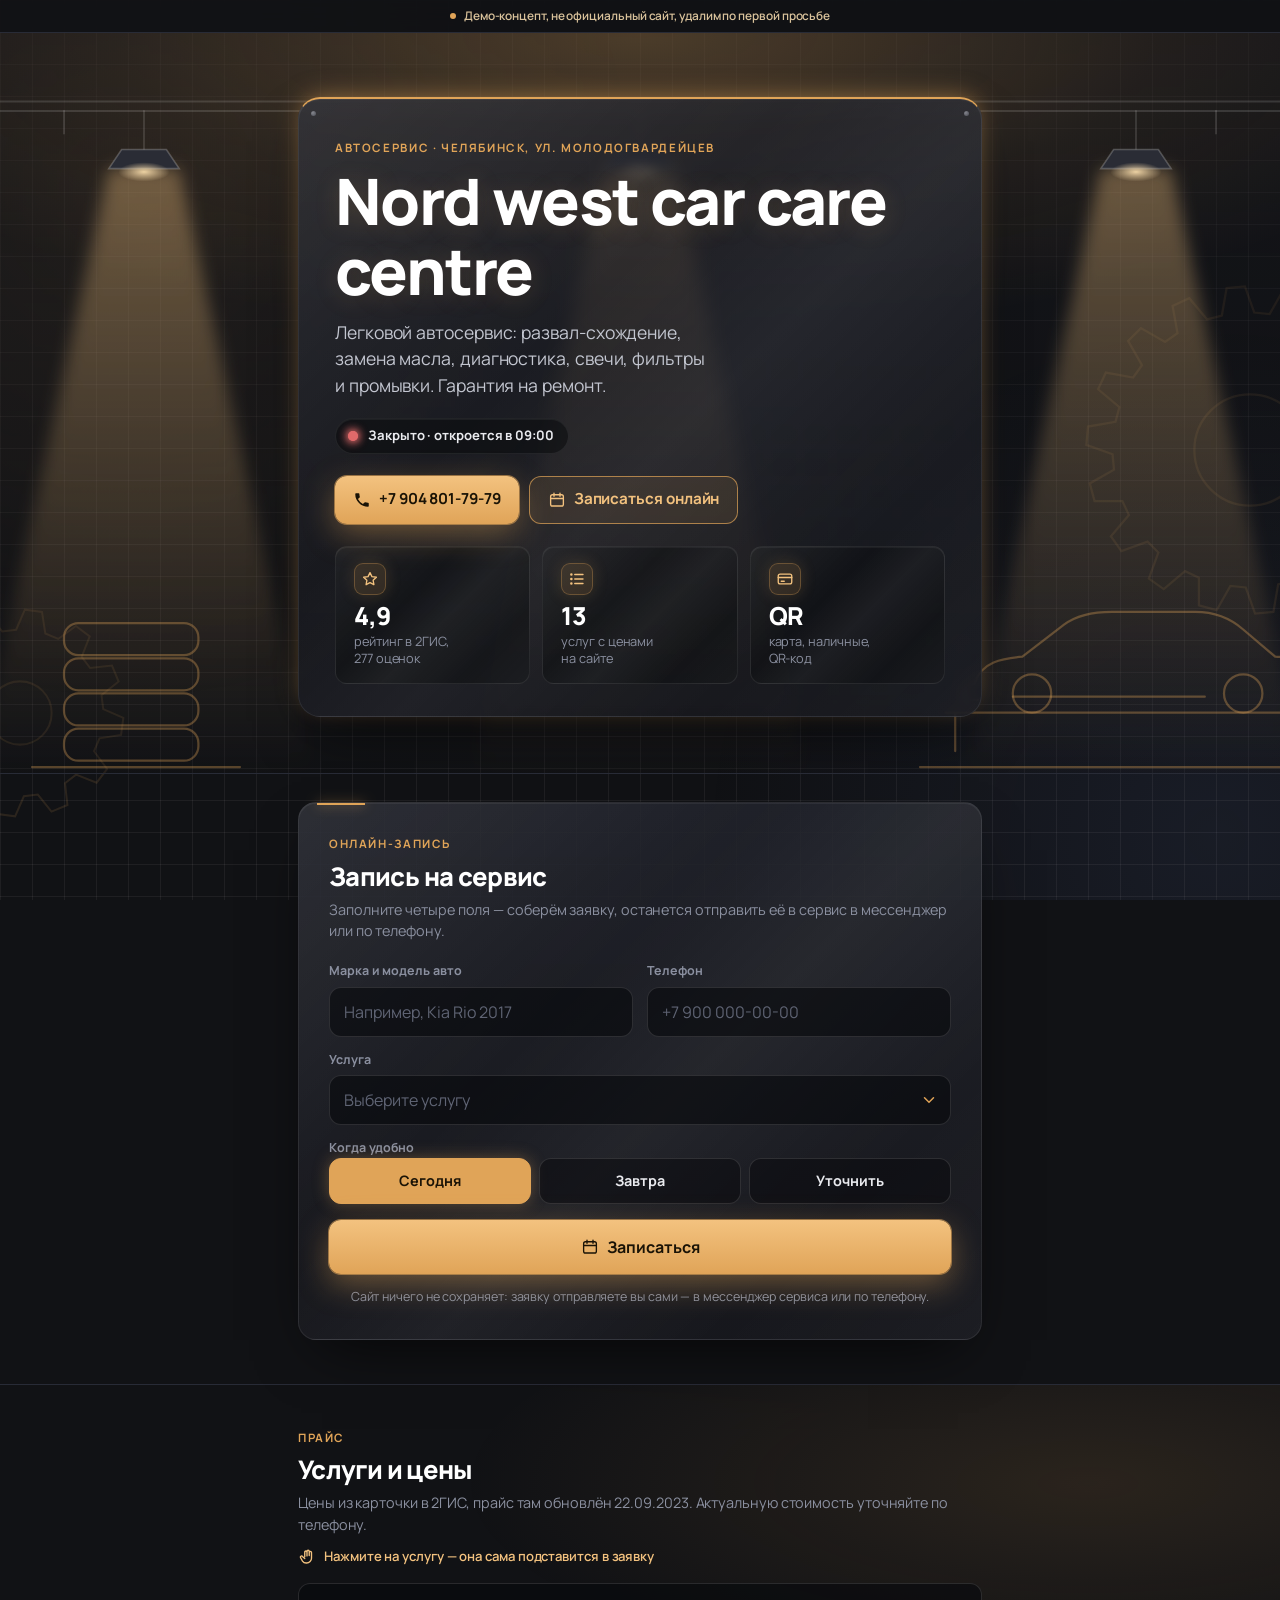
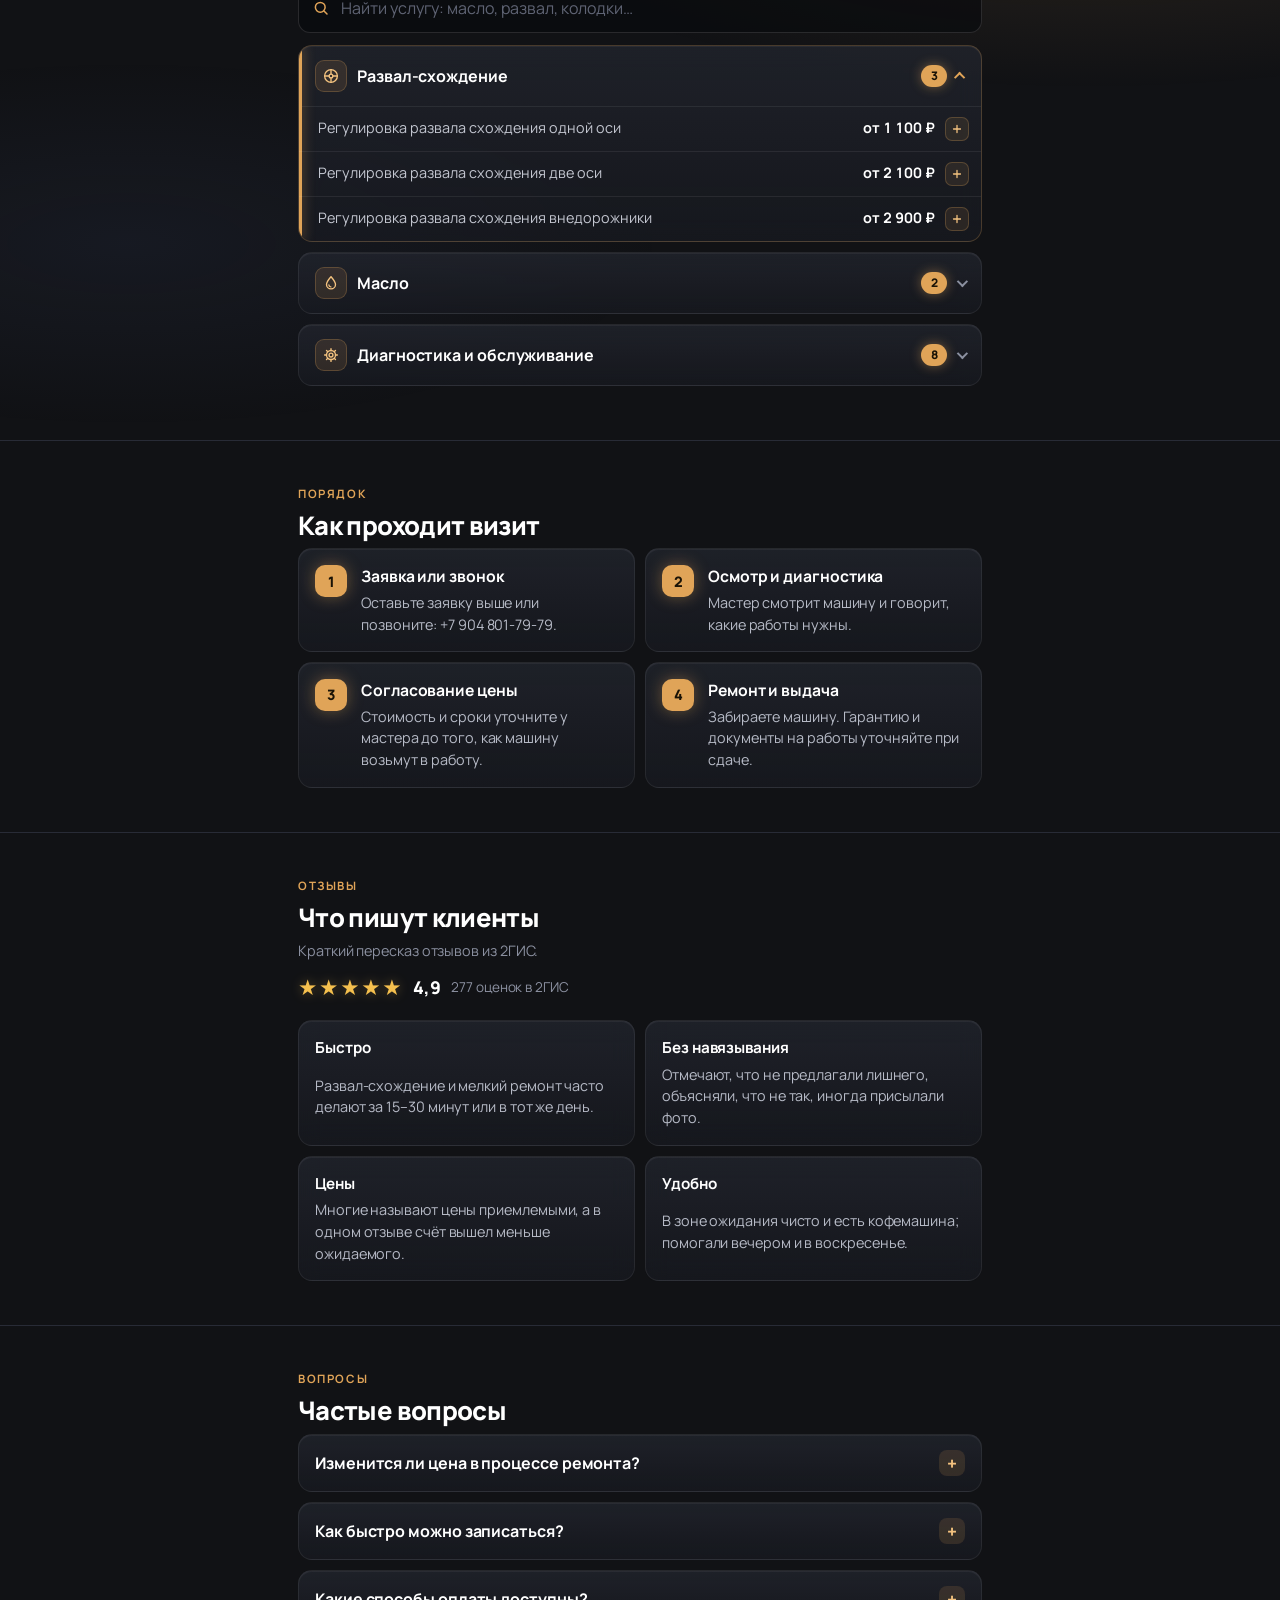
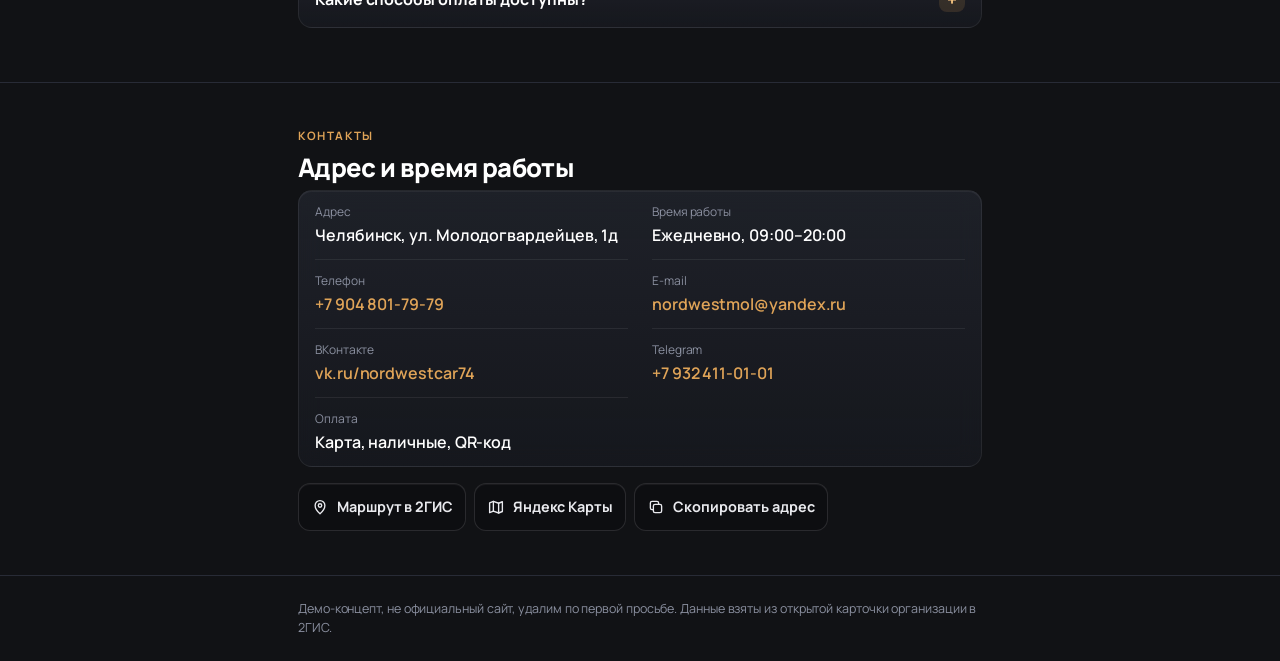
<file: nordwest-molodogvardeytsev/index.html>
<!doctype html>
<html lang="ru">
<head>
<meta charset="utf-8">
<meta name="viewport" content="width=device-width, initial-scale=1, viewport-fit=cover">
<meta name="robots" content="noindex, nofollow, noarchive">
<meta name="googlebot" content="noindex, nofollow">
<meta name="yandex" content="noindex, nofollow">
<title>Nord west car care centre — автосервис на Молодогвардейцев, Челябинск (демо)</title>
<meta name="description" content="Демо-концепт сайта автосервиса Nord west car care centre: цены, адрес, время работы.">
<meta name="theme-color" content="#111215">
<link rel="preconnect" href="https://fonts.googleapis.com">
<link rel="preconnect" href="https://fonts.gstatic.com" crossorigin>
<link rel="stylesheet" href="https://fonts.googleapis.com/css2?family=Manrope:wght@400;500;600;700;800&display=swap">
<link rel="stylesheet" href="style.css">
</head>
<body ontouchstart="">
<div class="bg-fx" aria-hidden="true">
  <span class="bg-fx__glow bg-fx__glow--a"></span>
  <span class="bg-fx__glow bg-fx__glow--b"></span>
  <svg class="gear gear--a" viewBox="-110 -110 220 220"><path d="M100.0 3.1L99.0 14.3L82.2 17.2L79.8 26.2L92.8 37.1L88.1 47.3L71.4 44.3L66.0 51.9L74.5 66.7L66.7 74.5L51.9 66.0L44.3 71.4L47.3 88.1L37.1 92.8L26.2 79.8L17.2 82.2L14.3 99.0L3.1 100.0L-2.6 84.0L-12.0 83.1L-20.4 97.9L-31.2 95.0L-31.2 78.0L-39.7 74.0L-52.7 85.0L-61.8 78.6L-56.0 62.6L-62.6 56.0L-78.6 61.8L-85.0 52.7L-74.0 39.7L-78.0 31.2L-95.0 31.2L-97.9 20.4L-83.1 12.0L-84.0 2.6L-100.0 -3.1L-99.0 -14.3L-82.2 -17.2L-79.8 -26.2L-92.8 -37.1L-88.1 -47.3L-71.4 -44.3L-66.0 -51.9L-74.5 -66.7L-66.7 -74.5L-51.9 -66.0L-44.3 -71.4L-47.3 -88.1L-37.1 -92.8L-26.2 -79.8L-17.2 -82.2L-14.3 -99.0L-3.1 -100.0L2.6 -84.0L12.0 -83.1L20.4 -97.9L31.2 -95.0L31.2 -78.0L39.7 -74.0L52.7 -85.0L61.8 -78.6L56.0 -62.6L62.6 -56.0L78.6 -61.8L85.0 -52.7L74.0 -39.7L78.0 -31.2L95.0 -31.2L97.9 -20.4L83.1 -12.0L84.0 -2.6ZM34 0A34 34 0 1 0 -34 0A34 34 0 1 0 34 0Z"/></svg>
  <svg class="gear gear--b" viewBox="-80 -80 160 160"><path d="M71.9 3.4L70.3 15.3L55.3 17.6L51.5 26.6L60.6 38.9L53.3 48.5L39.0 42.9L31.3 48.8L33.0 64.0L21.9 68.6L12.4 56.7L2.7 57.9L-3.4 71.9L-15.3 70.3L-17.6 55.3L-26.6 51.5L-38.9 60.6L-48.5 53.3L-42.9 39.0L-48.8 31.3L-64.0 33.0L-68.6 21.9L-56.7 12.4L-57.9 2.7L-71.9 -3.4L-70.3 -15.3L-55.3 -17.6L-51.5 -26.6L-60.6 -38.9L-53.3 -48.5L-39.0 -42.9L-31.3 -48.8L-33.0 -64.0L-21.9 -68.6L-12.4 -56.7L-2.7 -57.9L3.4 -71.9L15.3 -70.3L17.6 -55.3L26.6 -51.5L38.9 -60.6L48.5 -53.3L42.9 -39.0L48.8 -31.3L64.0 -33.0L68.6 -21.9L56.7 -12.4L57.9 -2.7ZM22 0A22 22 0 1 0 -22 0A22 22 0 1 0 22 0Z"/></svg>
</div>

<div class="demo-bar" role="note">
  <span class="demo-bar__dot" aria-hidden="true"></span>
  Демо-концепт, не официальный сайт, удалим по первой просьбе
</div>

<header class="hero">
<div class="hero__scene hero__scene--d" aria-hidden="true">
  <svg viewBox="0 -130 800 430" preserveAspectRatio="xMidYMax meet">
    <defs>
      <linearGradient id="cone-d" x1="0" y1="0" x2="0" y2="1"><stop offset="0" stop-color="#f3c27f" stop-opacity=".36"/><stop offset="1" stop-color="#f3c27f" stop-opacity="0"/></linearGradient>
      <filter id="soft-d" x="-20%" y="-5%" width="140%" height="110%"><feGaussianBlur stdDeviation="5"/></filter>
      <radialGradient id="beam-d"><stop offset="0" stop-color="#ffe2b0" stop-opacity=".9"/><stop offset="1" stop-color="#ffe2b0" stop-opacity="0"/></radialGradient>
    </defs>
    <g transform="translate(0 -130)">
      <g class="scene__lines"><path d="M0 10H800M0 16H800"/><path d="M40 16V30M760 16V30M240 16v6M560 16v6"/></g>
      <g class="lamp lamp--1"><path class="lamp__cone" fill="url(#cone-d)" filter="url(#soft-d)" d="M68 52 -15 430H195L112 52Z"/><path class="scene__lines" d="M90 16V40"/><path class="lamp__shade" d="M76 40h28l8 12H68Z"/><ellipse class="lamp__bulb" cx="90" cy="54" rx="16" ry="6" fill="url(#beam-d)"/></g><g class="lamp lamp--2"><path class="lamp__cone" fill="url(#cone-d)" filter="url(#soft-d)" d="M378 52 295 430H505L422 52Z"/><path class="scene__lines" d="M400 16V40"/><path class="lamp__shade" d="M386 40h28l8 12H378Z"/><ellipse class="lamp__bulb" cx="400" cy="54" rx="16" ry="6" fill="url(#beam-d)"/></g><g class="lamp lamp--3"><path class="lamp__cone" fill="url(#cone-d)" filter="url(#soft-d)" d="M688 52 605 430H815L732 52Z"/><path class="scene__lines" d="M710 16V40"/><path class="lamp__shade" d="M696 40h28l8 12H688Z"/><ellipse class="lamp__bulb" cx="710" cy="54" rx="16" ry="6" fill="url(#beam-d)"/></g>
    </g>
    <g class="scene__car"><rect class="scene__lines" x="40" y="272" width="84" height="20" rx="9"/><rect class="scene__lines" x="40" y="250" width="84" height="20" rx="9"/><rect class="scene__lines" x="40" y="228" width="84" height="20" rx="9"/><rect class="scene__lines" x="40" y="206" width="84" height="20" rx="9"/><path class="scene__lines" d="M20 296h130"/></g>
    <g class="scene__car" transform="translate(505 0)">
      <path class="scene__lines" d="M92 286V262M308 286V262M86 262h228M70 296h260"/>
      <path class="scene__lines" d="M104 244c4-14 18-16 30-17l26-20c8-6 18-8 30-8h52c12 0 22 4 30 11l20 17c18 1 34 4 40 12 4 5 4 10 2 13h-14M104 244c-6 0-8 3-8 6v4h10M128 252h120"/>
      <circle class="scene__lines" cx="140" cy="250" r="12"/><circle class="scene__lines" cx="272" cy="250" r="12"/>
      <ellipse class="scene__headlight" cx="316" cy="236" rx="8" ry="4"/>
    </g>
  </svg>
</div>
<div class="hero__scene hero__scene--m" aria-hidden="true">
  <svg viewBox="0 0 400 140" preserveAspectRatio="xMidYMin meet">
    <defs>
      <linearGradient id="cone-m" x1="0" y1="0" x2="0" y2="1"><stop offset="0" stop-color="#f3c27f" stop-opacity=".36"/><stop offset="1" stop-color="#f3c27f" stop-opacity="0"/></linearGradient>
      <filter id="soft-m" x="-20%" y="-5%" width="140%" height="110%"><feGaussianBlur stdDeviation="5"/></filter>
      <radialGradient id="beam-m"><stop offset="0" stop-color="#ffe2b0" stop-opacity=".9"/><stop offset="1" stop-color="#ffe2b0" stop-opacity="0"/></radialGradient>
    </defs>
    <g class="scene__lines"><path d="M0 10H400M0 16H400"/></g>
    <g class="lamp lamp--1"><path class="lamp__cone" fill="url(#cone-m)" filter="url(#soft-m)" d="M38 52 19 140H101L82 52Z"/><path class="scene__lines" d="M60 16V40"/><path class="lamp__shade" d="M46 40h28l8 12H38Z"/><ellipse class="lamp__bulb" cx="60" cy="54" rx="16" ry="6" fill="url(#beam-m)"/></g><g class="lamp lamp--2"><path class="lamp__cone" fill="url(#cone-m)" filter="url(#soft-m)" d="M178 52 159 140H241L222 52Z"/><path class="scene__lines" d="M200 16V40"/><path class="lamp__shade" d="M186 40h28l8 12H178Z"/><ellipse class="lamp__bulb" cx="200" cy="54" rx="16" ry="6" fill="url(#beam-m)"/></g><g class="lamp lamp--3"><path class="lamp__cone" fill="url(#cone-m)" filter="url(#soft-m)" d="M318 52 299 140H381L362 52Z"/><path class="scene__lines" d="M340 16V40"/><path class="lamp__shade" d="M326 40h28l8 12H318Z"/><ellipse class="lamp__bulb" cx="340" cy="54" rx="16" ry="6" fill="url(#beam-m)"/></g>
  </svg>
</div>
  <div class="wrap">
    <div class="hero__card">
      <p class="eyebrow">Автосервис · Челябинск, ул. Молодогвардейцев</p>
      <h1 class="hero__title">Nord west car care centre</h1>
      <p class="hero__lead">Легковой автосервис: развал-схождение, замена масла, диагностика, свечи, фильтры и промывки. Гарантия на ремонт.</p>
      <p class="status" id="status">
      <span class="status__dot" aria-hidden="true"></span>
      <span class="status__text">Ежедневно 09:00–20:00</span>
    </p>
      <div class="hero__actions">
      <a class="btn btn--call" href="tel:+79048017979">
        <svg aria-hidden="true" viewBox="0 0 24 24" width="18" height="18"><path fill="currentColor" d="M6.6 10.8a15.1 15.1 0 0 0 6.6 6.6l2.2-2.2a1 1 0 0 1 1-.25 11.4 11.4 0 0 0 3.6.57 1 1 0 0 1 1 1V20a1 1 0 0 1-1 1A17 17 0 0 1 3 4a1 1 0 0 1 1-1h3.5a1 1 0 0 1 1 1c0 1.25.2 2.45.57 3.57a1 1 0 0 1-.25 1z"/></svg>
        +7 904 801-79-79
      </a>
      <a class="btn btn--book" href="#booking"><svg aria-hidden="true" viewBox="0 0 24 24" fill="none" stroke="currentColor" stroke-width="1.8" stroke-linecap="round" stroke-linejoin="round"><rect x="3.5" y="5" width="17" height="15" rx="2.5"/><path d="M3.5 10h17M8 3v4M16 3v4"/></svg> Записаться онлайн</a>
    </div>
      <ul class="facts">
        <li><span class="fact__icon" aria-hidden="true"><svg aria-hidden="true" viewBox="0 0 24 24" fill="none" stroke="currentColor" stroke-width="1.8" stroke-linecap="round" stroke-linejoin="round"><path d="m12 3.5 2.6 5.3 5.9.9-4.3 4.1 1 5.8L12 16.9l-5.2 2.7 1-5.8-4.3-4.1 5.9-.9z"/></svg></span><b>4,9</b><span class="fact__label">рейтинг в 2ГИС,<br>277 оценок</span></li>
        <li><span class="fact__icon" aria-hidden="true"><svg aria-hidden="true" viewBox="0 0 24 24" fill="none" stroke="currentColor" stroke-width="1.8" stroke-linecap="round" stroke-linejoin="round"><path d="M9 6h11M9 12h11M9 18h11"/><circle cx="4.5" cy="6" r=".8"/><circle cx="4.5" cy="12" r=".8"/><circle cx="4.5" cy="18" r=".8"/></svg></span><b>13</b><span class="fact__label">услуг с ценами<br>на сайте</span></li>
        <li><span class="fact__icon" aria-hidden="true"><svg aria-hidden="true" viewBox="0 0 24 24" fill="none" stroke="currentColor" stroke-width="1.8" stroke-linecap="round" stroke-linejoin="round"><rect x="3" y="5.5" width="18" height="13" rx="2.5"/><path d="M3 10h18M7 15h4"/></svg></span><b>QR</b><span class="fact__label">карта, наличные,<br>QR-код</span></li>
      </ul>
    </div>
  </div>
</header>

<main>
  <section class="section section--booking rv" id="booking">
    <div class="wrap">
      <div class="booking">
        <p class="eyebrow">Онлайн-запись</p>
        <h2>Запись на сервис</h2>
        <p class="muted">Заполните четыре поля — соберём заявку, останется отправить её в сервис в мессенджер или по телефону.</p>
        <form class="bform" id="bform" action="#booking" novalidate>
          <label class="field"><span class="field__label">Марка и модель авто</span>
            <input class="field__input" name="car" maxlength="60" autocomplete="off" placeholder="Например, Kia Rio 2017" required></label>
          <label class="field"><span class="field__label">Телефон</span>
            <input class="field__input" name="phone" type="tel" inputmode="tel" autocomplete="tel" maxlength="20" placeholder="+7 900 000-00-00" required></label>
          <label class="field"><span class="field__label">Услуга</span>
            <select class="field__input" name="service" required>
              <option value="" disabled selected>Выберите услугу</option>
              <option>Замена масла и фильтров</option>
              <option>Диагностика</option>
              <option>Развал-схождение</option>
              <option>Другое</option>
            </select></label>
          <fieldset class="field field--chips"><legend class="field__label">Когда удобно</legend>
            <div class="chips">
              <label class="chip"><input type="radio" name="time" value="Сегодня" checked><span>Сегодня</span></label>
              <label class="chip"><input type="radio" name="time" value="Завтра"><span>Завтра</span></label>
              <label class="chip"><input type="radio" name="time" value="Уточнить"><span>Уточнить</span></label>
            </div>
          </fieldset>
          <p class="bform__err" id="bform-err" role="alert" hidden></p>
          <button class="btn btn--call btn--wide bform__submit" type="submit"><svg aria-hidden="true" viewBox="0 0 24 24" fill="none" stroke="currentColor" stroke-width="1.8" stroke-linecap="round" stroke-linejoin="round"><rect x="3.5" y="5" width="17" height="15" rx="2.5"/><path d="M3.5 10h17M8 3v4M16 3v4"/></svg> Записаться</button>
          <p class="bform__hint">Сайт ничего не сохраняет: заявку отправляете вы сами — в мессенджер сервиса или по телефону.</p>
        </form>
      </div>
    </div>
  </section>
  <section class="section rv" id="prices">
    <div class="wrap">
      <p class="eyebrow">Прайс</p>
      <h2>Услуги и цены</h2>
      <p class="muted">Цены из карточки в 2ГИС, прайс там обновлён 22.09.2023. Актуальную стоимость уточняйте по телефону.</p>
      <details class="group" open>
        <summary><span class="group__icon"><svg aria-hidden="true" viewBox="0 0 24 24" fill="none" stroke="currentColor" stroke-width="1.8" stroke-linecap="round" stroke-linejoin="round"><circle cx="12" cy="12" r="8.5"/><circle cx="12" cy="12" r="2.5"/><path d="M12 3.5v6M12 14.5v6M3.5 12h6M14.5 12h6"/></svg></span><span class="group__title">Развал-схождение</span><small>3</small></summary>
        <ul class="price">
          <li><span>Регулировка развала схождения одной оси</span><b>от 1 100 ₽</b></li>
          <li><span>Регулировка развала схождения две оси</span><b>от 2 100 ₽</b></li>
          <li><span>Регулировка развала схождения внедорожники</span><b>от 2 900 ₽</b></li>
        </ul>
      </details>

      <details class="group">
        <summary><span class="group__icon"><svg aria-hidden="true" viewBox="0 0 24 24" fill="none" stroke="currentColor" stroke-width="1.8" stroke-linecap="round" stroke-linejoin="round"><path d="M12 3.5c3 3.6 6 6.9 6 10.4a6 6 0 0 1-12 0c0-3.5 3-6.8 6-10.4z"/><path d="M9.2 14.6a2.9 2.9 0 0 0 2.6 2.6"/></svg></span><span class="group__title">Масло</span><small>2</small></summary>
        <ul class="price">
          <li><span>Замена масла без с\у защиты</span><b>от 600 ₽</b></li>
          <li><span>Замена масла в АКПП</span><b>от 2 500 ₽</b></li>
        </ul>
      </details>

      <details class="group">
        <summary><span class="group__icon"><svg aria-hidden="true" viewBox="0 0 24 24" fill="none" stroke="currentColor" stroke-width="1.8" stroke-linecap="round" stroke-linejoin="round"><circle cx="12" cy="12" r="2.6"/><circle cx="12" cy="12" r="6"/><path d="M12 3.5V6M12 18v2.5M3.5 12H6M18 12h2.5M6 6l1.8 1.8M16.2 16.2 18 18M6 18l1.8-1.8M16.2 7.8 18 6"/></svg></span><span class="group__title">Диагностика и обслуживание</span><small>8</small></summary>
        <ul class="price">
          <li><span>Компьютерная диагностика</span><b>1 200 ₽</b></li>
          <li><span>Диагностика ходовой части автомобиля</span><b>Бесплатно</b></li>
          <li><span>Замена свечей зажигания</span><b>от 400 ₽</b></li>
          <li><span>Замена топливного фильтра</span><b>от 400 ₽</b></li>
          <li><span>Чистка форсунок (на автомобиле)</span><b>от 1 600 ₽</b></li>
          <li><span>Промывка системы охлаждения</span><b>от 2 500 ₽</b></li>
          <li><span>Промывка радиатора печки</span><b>от 2 500 ₽</b></li>
          <li><span>Установка автосигнализации</span><b>от 5 000 ₽</b></li>
        </ul>
      </details>
    </div>
  </section>
  <section class="section rv" id="steps">
    <div class="wrap">
      <p class="eyebrow">Порядок</p>
      <h2>Как проходит визит</h2>
      <ol class="steps">
        <li class="step"><span class="step__num">1</span><b>Заявка или звонок</b><span>Оставьте заявку выше или позвоните: +7 904 801-79-79.</span></li>
        <li class="step"><span class="step__num">2</span><b>Осмотр и диагностика</b><span>Мастер смотрит машину и говорит, какие работы нужны.</span></li>
        <li class="step"><span class="step__num">3</span><b>Согласование цены</b><span>Стоимость и сроки уточните у мастера до того, как машину возьмут в работу.</span></li>
        <li class="step"><span class="step__num">4</span><b>Ремонт и выдача</b><span>Забираете машину. Гарантию и документы на работы уточняйте при сдаче.</span></li>
      </ol>
    </div>
  </section>

  <section class="section rv" id="reviews">
    <div class="wrap">
      <p class="eyebrow">Отзывы</p>
      <h2>Что пишут клиенты</h2>
      <p class="muted">Краткий пересказ отзывов из 2ГИС.</p>
      <p class="stars" style="--fill:98%">
        <span class="stars__glyphs" role="img" aria-label="Рейтинг 4,9 из 5">★★★★★</span>
        <b>4,9</b>
        <span>277 оценок в 2ГИС</span>
      </p>
      <ul class="cards">
        <li><b>Быстро</b><span>Развал-схождение и мелкий ремонт часто делают за 15–30 минут или в тот же день.</span></li>
        <li><b>Без навязывания</b><span>Отмечают, что не предлагали лишнего, объясняли, что не так, иногда присылали фото.</span></li>
        <li><b>Цены</b><span>Многие называют цены приемлемыми, а в одном отзыве счёт вышел меньше ожидаемого.</span></li>
        <li><b>Удобно</b><span>В зоне ожидания чисто и есть кофемашина; помогали вечером и в воскресенье.</span></li>
      </ul>
    </div>
  </section>
  <section class="section rv" id="faq">
    <div class="wrap">
      <p class="eyebrow">Вопросы</p>
      <h2>Частые вопросы</h2>
      <details class="faq">
        <summary>Изменится ли цена в процессе ремонта?</summary>
        <p>В прайсе указаны цены «от»: точная стоимость зависит от машины и объёма работ. Уточните её у мастера до начала ремонта.</p>
      </details>
      <details class="faq">
        <summary>Как быстро можно записаться?</summary>
        <p>По отзывам в 2ГИС, развал-схождение и мелкий ремонт часто делают за 15–30 минут или в тот же день. Работают ежедневно с 09:00 до 20:00.</p>
      </details>
      <details class="faq">
        <summary>Какие способы оплаты доступны?</summary>
        <p>Карта, наличные, QR-код. Так указано в карточке 2ГИС.</p>
      </details>
    </div>
  </section>
  <section class="section rv" id="contacts">
    <div class="wrap">
      <p class="eyebrow">Контакты</p>
      <h2>Адрес и время работы</h2>
      <dl class="info">
        <div><dt>Адрес</dt><dd>Челябинск, ул. Молодогвардейцев, 1д</dd></div>
        <div><dt>Время работы</dt><dd>Ежедневно, 09:00–20:00</dd></div>
        <div><dt>Телефон</dt><dd><a href="tel:+79048017979">+7 904 801-79-79</a></dd></div>
        <div><dt>E-mail</dt><dd><a href="mailto:nordwestmol@yandex.ru">nordwestmol@yandex.ru</a></dd></div>
        <div><dt>ВКонтакте</dt><dd><a href="https://vk.ru/nordwestcar74" target="_blank" rel="noopener nofollow">vk.ru/nordwestcar74</a></dd></div>
        <div><dt>Telegram</dt><dd><a href="https://t.me/+79324110101" target="_blank" rel="noopener nofollow">+7 932 411-01-01</a></dd></div>
        <div><dt>Оплата</dt><dd>Карта, наличные, QR-код</dd></div>
      </dl>
      <a class="btn btn--ghost btn--wide" href="https://2gis.ru/chelyabinsk/firm/70000001075248888" target="_blank" rel="noopener nofollow">Маршрут в 2ГИС</a>
    </div>
  </section>
</main>

<footer class="footer">
  <div class="wrap">
    <p>Демо-концепт, не официальный сайт, удалим по первой просьбе. Данные взяты из открытой карточки организации в 2ГИС.</p>
  </div>
</footer>

<div class="callbar callbar--two">
  <a class="callbar__btn" href="tel:+79048017979">
    <svg aria-hidden="true" viewBox="0 0 24 24" width="18" height="18"><path fill="currentColor" d="M6.6 10.8a15.1 15.1 0 0 0 6.6 6.6l2.2-2.2a1 1 0 0 1 1-.25 11.4 11.4 0 0 0 3.6.57 1 1 0 0 1 1 1V20a1 1 0 0 1-1 1A17 17 0 0 1 3 4a1 1 0 0 1 1-1h3.5a1 1 0 0 1 1 1c0 1.25.2 2.45.57 3.57a1 1 0 0 1-.25 1z"/></svg>
    Позвонить
  </a>
  <a class="callbar__btn callbar__btn--book" href="#booking"><svg aria-hidden="true" viewBox="0 0 24 24" fill="none" stroke="currentColor" stroke-width="1.8" stroke-linecap="round" stroke-linejoin="round"><rect x="3.5" y="5" width="17" height="15" rx="2.5"/><path d="M3.5 10h17M8 3v4M16 3v4"/></svg> Записаться</a>
</div>
<div class="modal" id="bmodal" hidden>
  <div class="modal__card" role="dialog" aria-modal="true" aria-labelledby="bmodal-title">
    <button class="modal__x" type="button" data-close aria-label="Закрыть">×</button>
    <div class="modal__icon" aria-hidden="true"><svg aria-hidden="true" viewBox="0 0 24 24" fill="none" stroke="currentColor" stroke-width="1.8" stroke-linecap="round" stroke-linejoin="round"><path d="m5 12.5 4.5 4.5L19 7.5"/></svg></div>
    <h3 class="modal__title" id="bmodal-title">Заявка готова</h3>
    <p class="modal__lead">Это демо-сайт, сам он заявки не отправляет. Откройте Telegram сервиса и вставьте текст — он скопируется сам.</p>
    <pre class="modal__text" id="bmodal-text"></pre>
    <div class="modal__actions">
      <a class="btn btn--ghost" id="bm-tg" href="https://t.me/+79324110101" target="_blank" rel="noopener nofollow">Открыть Telegram</a>
      <a class="btn btn--call" href="tel:+79048017979"><svg aria-hidden="true" viewBox="0 0 24 24" width="18" height="18"><path fill="currentColor" d="M6.6 10.8a15.1 15.1 0 0 0 6.6 6.6l2.2-2.2a1 1 0 0 1 1-.25 11.4 11.4 0 0 0 3.6.57 1 1 0 0 1 1 1V20a1 1 0 0 1-1 1A17 17 0 0 1 3 4a1 1 0 0 1 1-1h3.5a1 1 0 0 1 1 1c0 1.25.2 2.45.57 3.57a1 1 0 0 1-.25 1z"/></svg> Позвонить</a>
      <button class="btn btn--ghost" type="button" id="bm-copy">Скопировать текст</button>
    </div>
    <p class="modal__copied" id="bm-copied" hidden>Текст скопирован</p>
  </div>
</div>
<script>
/* Статус «открыто/закрыто» по челябинскому времени. Без скрипта остаётся текст из карточки. */
(function () {
  try {
    var plan = [[[540,1200]],[[540,1200]],[[540,1200]],[[540,1200]],[[540,1200]],[[540,1200]],[[540,1200]]]; /* Пн..Вс, интервалы в минутах */
    var days = ['пн', 'вт', 'ср', 'чт', 'пт', 'сб', 'вс'];
    var parts = new Intl.DateTimeFormat('en-US', { timeZone: 'Asia/Yekaterinburg', weekday: 'short', hour: 'numeric', minute: 'numeric', hourCycle: 'h23' }).formatToParts(new Date());
    var get = function (k) { return parts.find(function (p) { return p.type === k; }).value; };
    var d = ['Mon', 'Tue', 'Wed', 'Thu', 'Fri', 'Sat', 'Sun'].indexOf(get('weekday'));
    var t = +get('hour') * 60 + +get('minute');
    var hm = function (x) { var h = Math.floor(x / 60), m = x % 60; return (h < 10 ? '0' : '') + h + ':' + (m < 10 ? '0' : '') + m; };
    var el = document.getElementById('status'), text, open = false, i, k, iv;
    for (i = 0; i < plan[d].length; i++) if (t >= plan[d][i][0] && t < plan[d][i][1]) { open = true; text = 'Открыто · до ' + hm(plan[d][i][1]); }
    if (!open) {
      for (k = 0; k < 8 && !text; k++) {
        iv = plan[(d + k) % 7];
        for (i = 0; i < iv.length && !text; i++) {
          if (k === 0 && iv[i][0] <= t) continue;
          text = (k === 0 && i > 0 ? 'Перерыв' : 'Закрыто') + ' · откроется ' + (k > 1 ? 'в ' + days[(d + k) % 7] + ' ' : '') + 'в ' + hm(iv[i][0]);
        }
      }
    }
    el.classList.add(open ? 'is-open' : 'is-closed');
    el.querySelector('.status__text').textContent = text;
  } catch (e) {}
})();
</script>
<script>
/* Онлайн-запись: проверка полей, сборка текста заявки, окно с отправкой в мессенджер или звонком */
(function () {
  var form = document.getElementById('bform'), modal = document.getElementById('bmodal');
  if (!form || !modal) return;
  var err = document.getElementById('bform-err'), out = document.getElementById('bmodal-text');
  var wa = document.getElementById('bm-wa'), tg = document.getElementById('bm-tg');
  var copyBtn = document.getElementById('bm-copy'), copied = document.getElementById('bm-copied');
  var lastFocus = null, text = '';
  function fail(msg, el) { err.textContent = msg; err.hidden = false; el.classList.add('is-bad'); el.focus(); }
  function copy() {
    copied.hidden = true;
    var done = function () { copied.hidden = false; };
    if (navigator.clipboard && navigator.clipboard.writeText) { navigator.clipboard.writeText(text).then(done, function () {}); return; }
    try { var r = document.createRange(); r.selectNodeContents(out); var s = getSelection(); s.removeAllRanges(); s.addRange(r); if (document.execCommand('copy')) done(); } catch (e) {}
  }
  function close() { modal.hidden = true; document.documentElement.classList.remove('has-modal'); if (lastFocus) lastFocus.focus(); }
  form.addEventListener('input', function (e) { e.target.classList.remove('is-bad'); err.hidden = true; });
  form.addEventListener('submit', function (e) {
    e.preventDefault();
    var f = form.elements, car = f.car.value.trim(), phone = f.phone.value.trim(), service = f.service.value;
    var time = (form.querySelector('input[name=time]:checked') || {}).value || 'Уточнить';
    if (car.length < 2) return fail('Укажите марку и модель машины', f.car);
    if (phone.replace(/\D/g, '').length < 10) return fail('Проверьте номер телефона: нужно не меньше 10 цифр', f.phone);
    if (!service) return fail('Выберите услугу', f.service);
    text = 'Здравствуйте! Хочу записаться.\nАвто: ' + car + '\nУслуга: ' + service + '\nКогда: ' + time + '\nМой телефон: ' + phone;
    out.textContent = text;
    if (wa) wa.href = wa.href.split('?')[0] + '?text=' + encodeURIComponent(text);
    copied.hidden = true;
    lastFocus = document.activeElement;
    modal.hidden = false;
    document.documentElement.classList.add('has-modal');
    modal.querySelector('[data-close]').focus();
  });
  if (tg) tg.addEventListener('click', copy);
  copyBtn.addEventListener('click', copy);
  modal.addEventListener('click', function (e) { if (e.target === modal || e.target.hasAttribute('data-close')) close(); });
  document.addEventListener('keydown', function (e) { if (e.key === 'Escape' && !modal.hidden) close(); });
})();
</script>
<script>
/* Плавное появление секций при прокрутке; при «уменьшении движения» не включается */
(function () {
  if (matchMedia('(prefers-reduced-motion: reduce)').matches) return;
  var els = [].slice.call(document.querySelectorAll('.rv'));
  if (!els.length) return;
  document.documentElement.classList.add('rv-on');
  var queued = false;
  function show(el) { el.classList.add('is-in'); }
  function check() {
    queued = false;
    var limit = (window.innerHeight || document.documentElement.clientHeight) * .92;
    els = els.filter(function (el) { if (el.getBoundingClientRect().top < limit) { show(el); return false; } return true; });
    if (!els.length) { removeEventListener('scroll', onScroll); removeEventListener('resize', onScroll); }
  }
  function onScroll() { if (!queued) { queued = true; setTimeout(check, 50); } }
  addEventListener('scroll', onScroll, { passive: true });
  addEventListener('resize', onScroll);
  addEventListener('hashchange', function () { var t = document.querySelector(location.hash); if (t) show(t); onScroll(); });
  check();
  addEventListener('load', check);          /* после шрифтов вёрстка сдвигается — перепроверить */
  setTimeout(check, 4000);
})();
</script>
<script src="extras.js"></script>
</body>
</html>
</file>
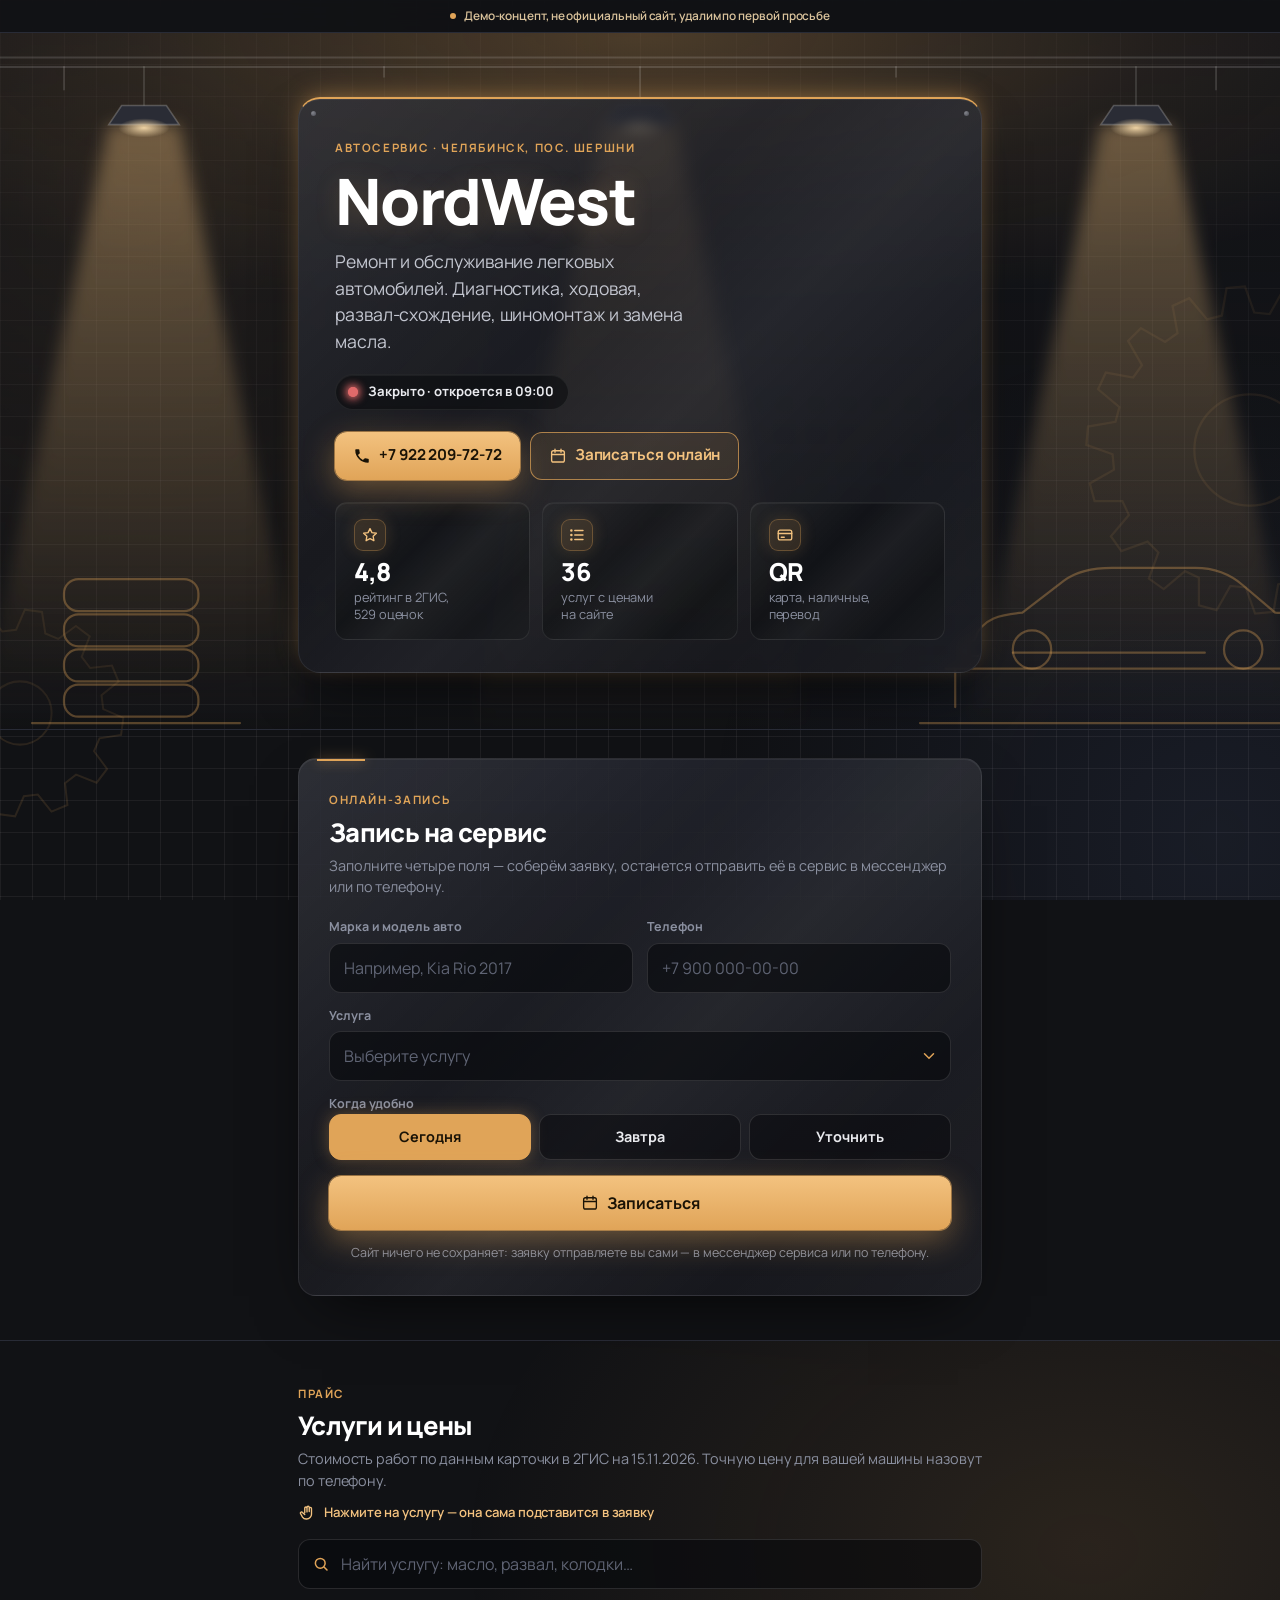
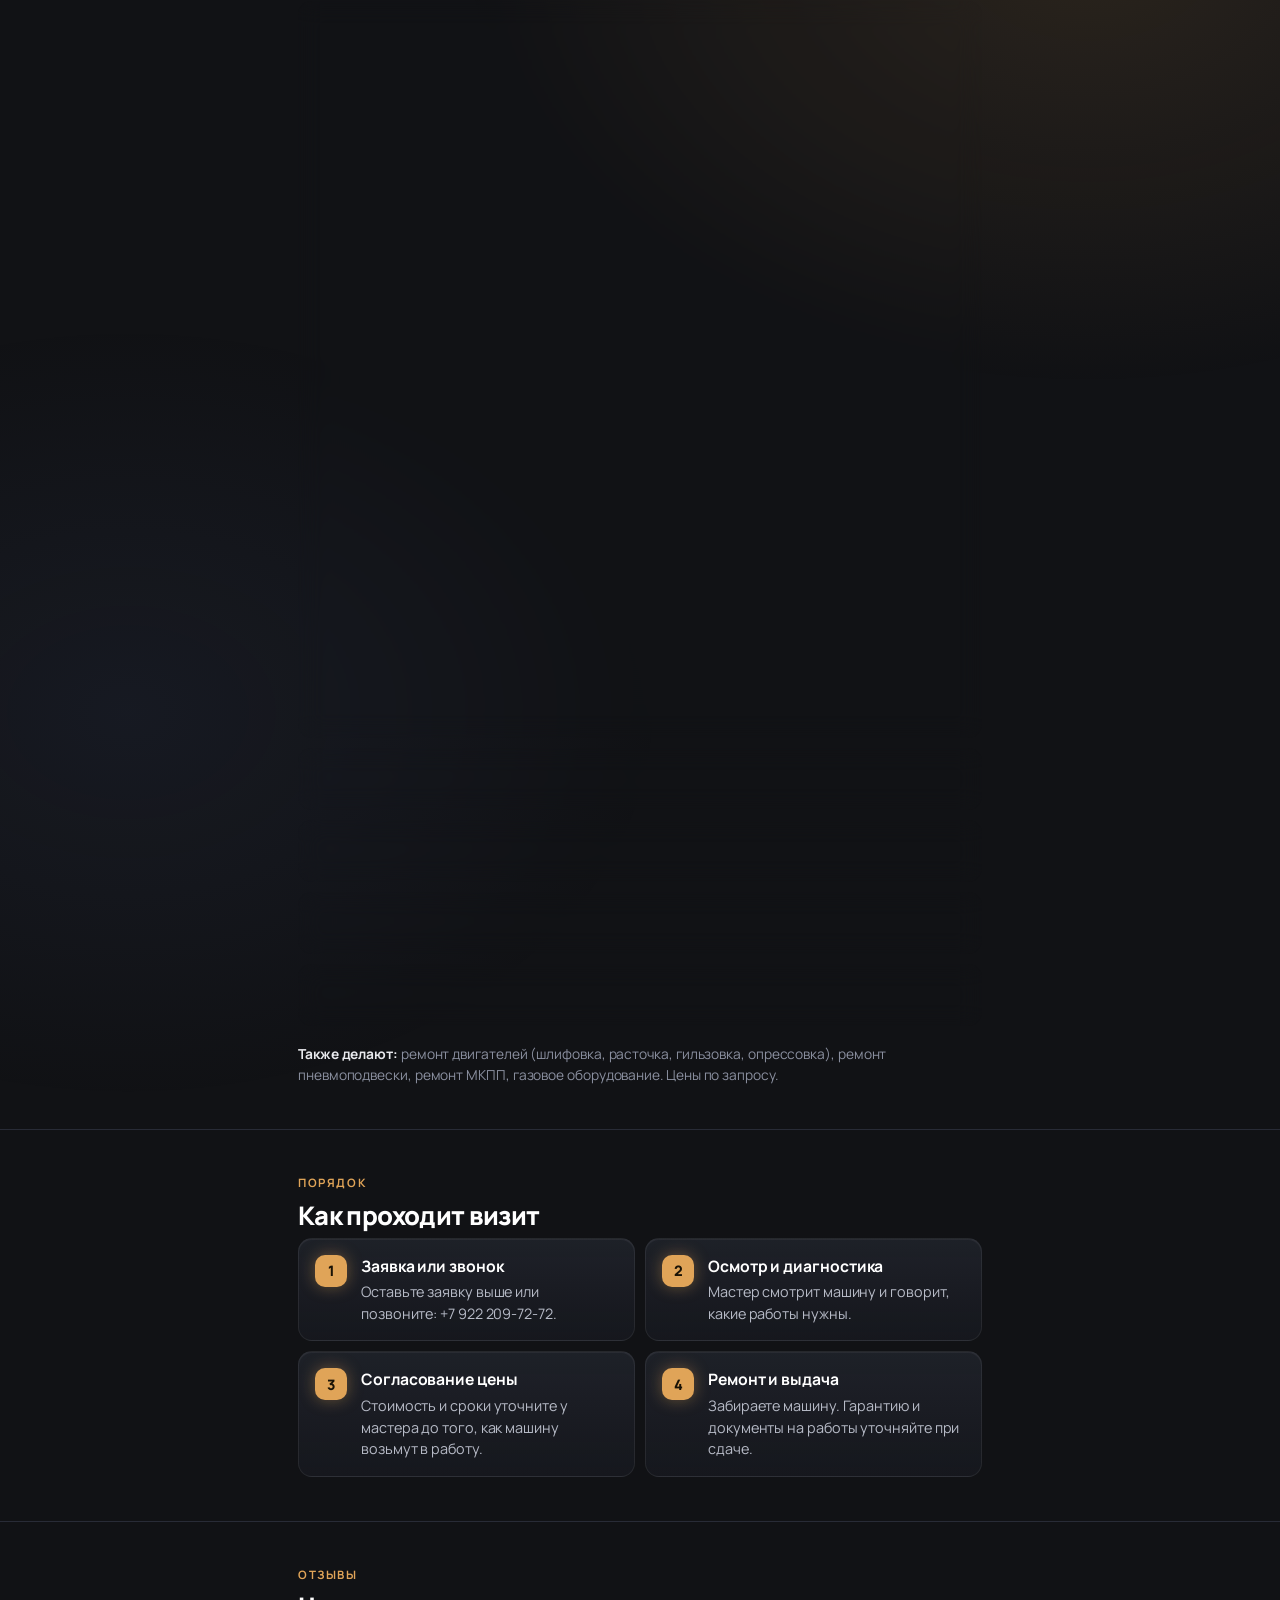
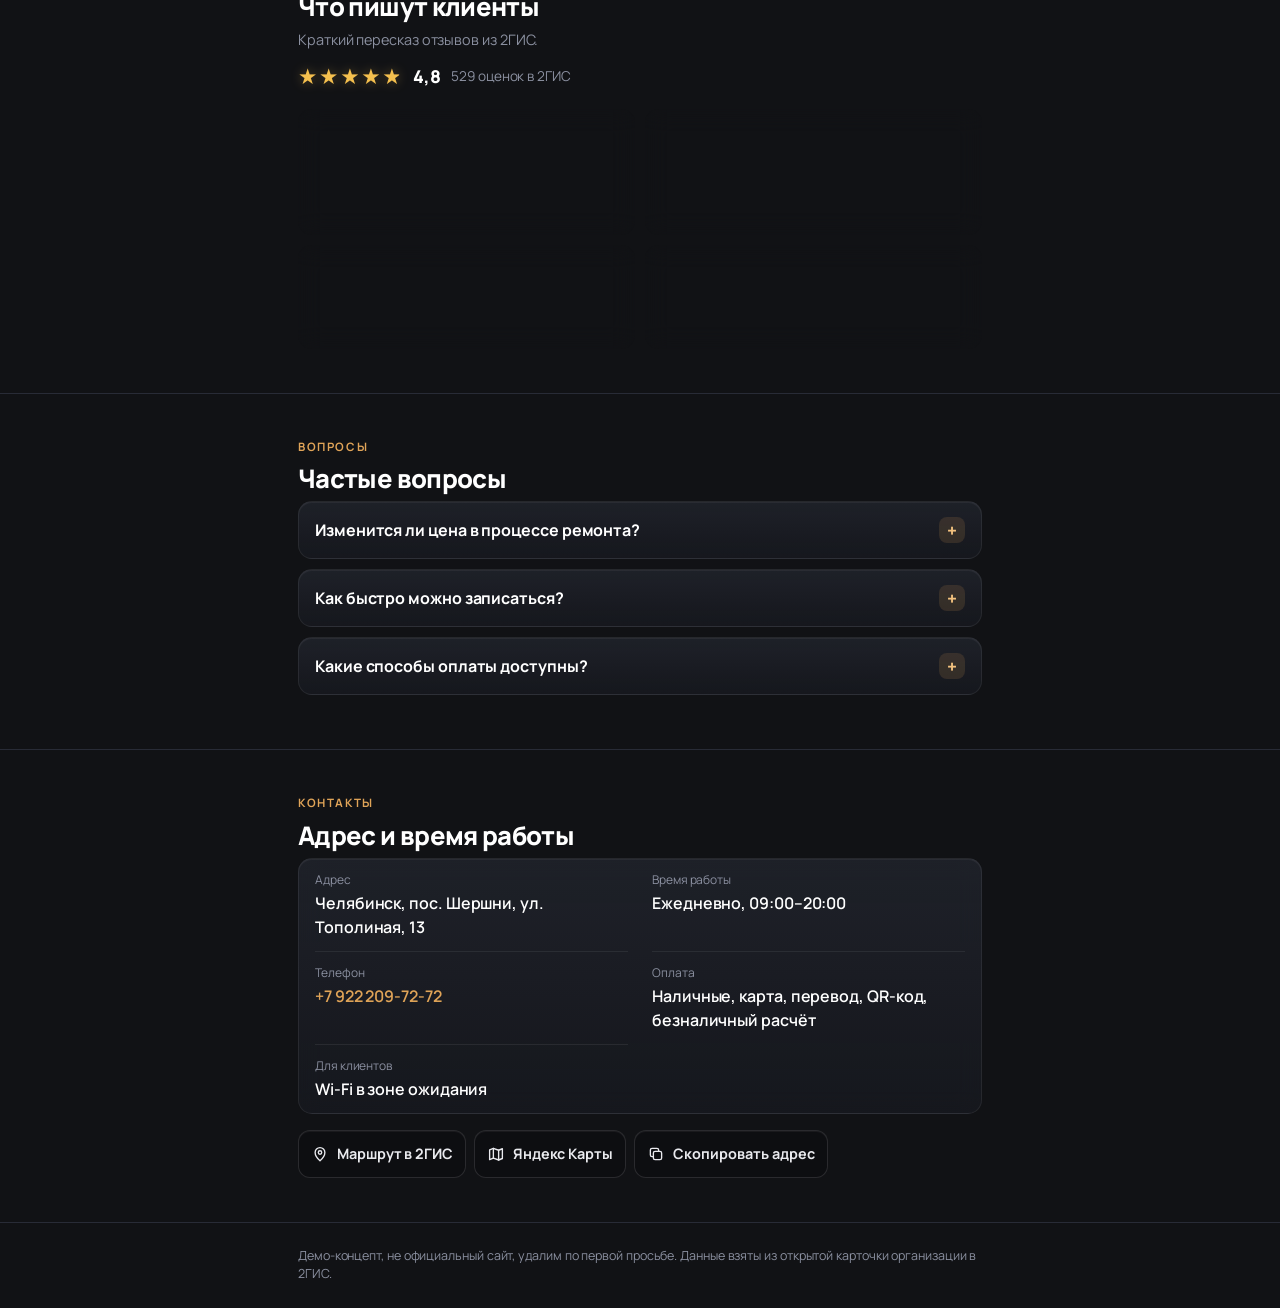
<file: nordwest/index.html>
<!doctype html>
<html lang="ru">
<head>
<meta charset="utf-8">
<meta name="viewport" content="width=device-width, initial-scale=1, viewport-fit=cover">
<meta name="robots" content="noindex, nofollow, noarchive">
<meta name="googlebot" content="noindex, nofollow">
<meta name="yandex" content="noindex, nofollow">
<title>NordWest — автосервис в Шершнях, Челябинск (демо)</title>
<meta name="description" content="Демо-концепт сайта автосервиса NordWest: услуги и цены, адрес, время работы.">
<meta name="theme-color" content="#111215">
<link rel="preconnect" href="https://fonts.googleapis.com">
<link rel="preconnect" href="https://fonts.gstatic.com" crossorigin>
<link rel="stylesheet" href="https://fonts.googleapis.com/css2?family=Manrope:wght@400;500;600;700;800&display=swap">
<link rel="stylesheet" href="style.css">
</head>
<body ontouchstart="">
<div class="bg-fx" aria-hidden="true">
  <span class="bg-fx__glow bg-fx__glow--a"></span>
  <span class="bg-fx__glow bg-fx__glow--b"></span>
  <svg class="gear gear--a" viewBox="-110 -110 220 220"><path d="M100.0 3.1L99.0 14.3L82.2 17.2L79.8 26.2L92.8 37.1L88.1 47.3L71.4 44.3L66.0 51.9L74.5 66.7L66.7 74.5L51.9 66.0L44.3 71.4L47.3 88.1L37.1 92.8L26.2 79.8L17.2 82.2L14.3 99.0L3.1 100.0L-2.6 84.0L-12.0 83.1L-20.4 97.9L-31.2 95.0L-31.2 78.0L-39.7 74.0L-52.7 85.0L-61.8 78.6L-56.0 62.6L-62.6 56.0L-78.6 61.8L-85.0 52.7L-74.0 39.7L-78.0 31.2L-95.0 31.2L-97.9 20.4L-83.1 12.0L-84.0 2.6L-100.0 -3.1L-99.0 -14.3L-82.2 -17.2L-79.8 -26.2L-92.8 -37.1L-88.1 -47.3L-71.4 -44.3L-66.0 -51.9L-74.5 -66.7L-66.7 -74.5L-51.9 -66.0L-44.3 -71.4L-47.3 -88.1L-37.1 -92.8L-26.2 -79.8L-17.2 -82.2L-14.3 -99.0L-3.1 -100.0L2.6 -84.0L12.0 -83.1L20.4 -97.9L31.2 -95.0L31.2 -78.0L39.7 -74.0L52.7 -85.0L61.8 -78.6L56.0 -62.6L62.6 -56.0L78.6 -61.8L85.0 -52.7L74.0 -39.7L78.0 -31.2L95.0 -31.2L97.9 -20.4L83.1 -12.0L84.0 -2.6ZM34 0A34 34 0 1 0 -34 0A34 34 0 1 0 34 0Z"/></svg>
  <svg class="gear gear--b" viewBox="-80 -80 160 160"><path d="M71.9 3.4L70.3 15.3L55.3 17.6L51.5 26.6L60.6 38.9L53.3 48.5L39.0 42.9L31.3 48.8L33.0 64.0L21.9 68.6L12.4 56.7L2.7 57.9L-3.4 71.9L-15.3 70.3L-17.6 55.3L-26.6 51.5L-38.9 60.6L-48.5 53.3L-42.9 39.0L-48.8 31.3L-64.0 33.0L-68.6 21.9L-56.7 12.4L-57.9 2.7L-71.9 -3.4L-70.3 -15.3L-55.3 -17.6L-51.5 -26.6L-60.6 -38.9L-53.3 -48.5L-39.0 -42.9L-31.3 -48.8L-33.0 -64.0L-21.9 -68.6L-12.4 -56.7L-2.7 -57.9L3.4 -71.9L15.3 -70.3L17.6 -55.3L26.6 -51.5L38.9 -60.6L48.5 -53.3L42.9 -39.0L48.8 -31.3L64.0 -33.0L68.6 -21.9L56.7 -12.4L57.9 -2.7ZM22 0A22 22 0 1 0 -22 0A22 22 0 1 0 22 0Z"/></svg>
</div>

<div class="demo-bar" role="note">
  <span class="demo-bar__dot" aria-hidden="true"></span>
  Демо-концепт, не официальный сайт, удалим по первой просьбе
</div>

<header class="hero">
<div class="hero__scene hero__scene--d" aria-hidden="true">
  <svg viewBox="0 -130 800 430" preserveAspectRatio="xMidYMax meet">
    <defs>
      <linearGradient id="cone-d" x1="0" y1="0" x2="0" y2="1"><stop offset="0" stop-color="#f3c27f" stop-opacity=".36"/><stop offset="1" stop-color="#f3c27f" stop-opacity="0"/></linearGradient>
      <filter id="soft-d" x="-20%" y="-5%" width="140%" height="110%"><feGaussianBlur stdDeviation="5"/></filter>
      <radialGradient id="beam-d"><stop offset="0" stop-color="#ffe2b0" stop-opacity=".9"/><stop offset="1" stop-color="#ffe2b0" stop-opacity="0"/></radialGradient>
    </defs>
    <g transform="translate(0 -130)">
      <g class="scene__lines"><path d="M0 10H800M0 16H800"/><path d="M40 16V30M760 16V30M240 16v6M560 16v6"/></g>
      <g class="lamp lamp--1"><path class="lamp__cone" fill="url(#cone-d)" filter="url(#soft-d)" d="M68 52 -15 430H195L112 52Z"/><path class="scene__lines" d="M90 16V40"/><path class="lamp__shade" d="M76 40h28l8 12H68Z"/><ellipse class="lamp__bulb" cx="90" cy="54" rx="16" ry="6" fill="url(#beam-d)"/></g><g class="lamp lamp--2"><path class="lamp__cone" fill="url(#cone-d)" filter="url(#soft-d)" d="M378 52 295 430H505L422 52Z"/><path class="scene__lines" d="M400 16V40"/><path class="lamp__shade" d="M386 40h28l8 12H378Z"/><ellipse class="lamp__bulb" cx="400" cy="54" rx="16" ry="6" fill="url(#beam-d)"/></g><g class="lamp lamp--3"><path class="lamp__cone" fill="url(#cone-d)" filter="url(#soft-d)" d="M688 52 605 430H815L732 52Z"/><path class="scene__lines" d="M710 16V40"/><path class="lamp__shade" d="M696 40h28l8 12H688Z"/><ellipse class="lamp__bulb" cx="710" cy="54" rx="16" ry="6" fill="url(#beam-d)"/></g>
    </g>
    <g class="scene__car"><rect class="scene__lines" x="40" y="272" width="84" height="20" rx="9"/><rect class="scene__lines" x="40" y="250" width="84" height="20" rx="9"/><rect class="scene__lines" x="40" y="228" width="84" height="20" rx="9"/><rect class="scene__lines" x="40" y="206" width="84" height="20" rx="9"/><path class="scene__lines" d="M20 296h130"/></g>
    <g class="scene__car" transform="translate(505 0)">
      <path class="scene__lines" d="M92 286V262M308 286V262M86 262h228M70 296h260"/>
      <path class="scene__lines" d="M104 244c4-14 18-16 30-17l26-20c8-6 18-8 30-8h52c12 0 22 4 30 11l20 17c18 1 34 4 40 12 4 5 4 10 2 13h-14M104 244c-6 0-8 3-8 6v4h10M128 252h120"/>
      <circle class="scene__lines" cx="140" cy="250" r="12"/><circle class="scene__lines" cx="272" cy="250" r="12"/>
      <ellipse class="scene__headlight" cx="316" cy="236" rx="8" ry="4"/>
    </g>
  </svg>
</div>
<div class="hero__scene hero__scene--m" aria-hidden="true">
  <svg viewBox="0 0 400 140" preserveAspectRatio="xMidYMin meet">
    <defs>
      <linearGradient id="cone-m" x1="0" y1="0" x2="0" y2="1"><stop offset="0" stop-color="#f3c27f" stop-opacity=".36"/><stop offset="1" stop-color="#f3c27f" stop-opacity="0"/></linearGradient>
      <filter id="soft-m" x="-20%" y="-5%" width="140%" height="110%"><feGaussianBlur stdDeviation="5"/></filter>
      <radialGradient id="beam-m"><stop offset="0" stop-color="#ffe2b0" stop-opacity=".9"/><stop offset="1" stop-color="#ffe2b0" stop-opacity="0"/></radialGradient>
    </defs>
    <g class="scene__lines"><path d="M0 10H400M0 16H400"/></g>
    <g class="lamp lamp--1"><path class="lamp__cone" fill="url(#cone-m)" filter="url(#soft-m)" d="M38 52 19 140H101L82 52Z"/><path class="scene__lines" d="M60 16V40"/><path class="lamp__shade" d="M46 40h28l8 12H38Z"/><ellipse class="lamp__bulb" cx="60" cy="54" rx="16" ry="6" fill="url(#beam-m)"/></g><g class="lamp lamp--2"><path class="lamp__cone" fill="url(#cone-m)" filter="url(#soft-m)" d="M178 52 159 140H241L222 52Z"/><path class="scene__lines" d="M200 16V40"/><path class="lamp__shade" d="M186 40h28l8 12H178Z"/><ellipse class="lamp__bulb" cx="200" cy="54" rx="16" ry="6" fill="url(#beam-m)"/></g><g class="lamp lamp--3"><path class="lamp__cone" fill="url(#cone-m)" filter="url(#soft-m)" d="M318 52 299 140H381L362 52Z"/><path class="scene__lines" d="M340 16V40"/><path class="lamp__shade" d="M326 40h28l8 12H318Z"/><ellipse class="lamp__bulb" cx="340" cy="54" rx="16" ry="6" fill="url(#beam-m)"/></g>
  </svg>
</div>
  <div class="wrap">
    <div class="hero__card">
      <p class="eyebrow">Автосервис · Челябинск, пос. Шершни</p>
      <h1 class="hero__title">NordWest</h1>
      <p class="hero__lead">Ремонт и обслуживание легковых автомобилей. Диагностика, ходовая, развал-схождение, шиномонтаж и замена масла.</p>
      <p class="status" id="status">
      <span class="status__dot" aria-hidden="true"></span>
      <span class="status__text">Ежедневно 09:00–20:00</span>
    </p>
      <div class="hero__actions">
      <a class="btn btn--call" href="tel:+79222097272">
        <svg aria-hidden="true" viewBox="0 0 24 24" width="18" height="18"><path fill="currentColor" d="M6.6 10.8a15.1 15.1 0 0 0 6.6 6.6l2.2-2.2a1 1 0 0 1 1-.25 11.4 11.4 0 0 0 3.6.57 1 1 0 0 1 1 1V20a1 1 0 0 1-1 1A17 17 0 0 1 3 4a1 1 0 0 1 1-1h3.5a1 1 0 0 1 1 1c0 1.25.2 2.45.57 3.57a1 1 0 0 1-.25 1z"/></svg>
        +7 922 209-72-72
      </a>
      <a class="btn btn--book" href="#booking"><svg aria-hidden="true" viewBox="0 0 24 24" fill="none" stroke="currentColor" stroke-width="1.8" stroke-linecap="round" stroke-linejoin="round"><rect x="3.5" y="5" width="17" height="15" rx="2.5"/><path d="M3.5 10h17M8 3v4M16 3v4"/></svg> Записаться онлайн</a>
    </div>
      <ul class="facts">
        <li><span class="fact__icon" aria-hidden="true"><svg aria-hidden="true" viewBox="0 0 24 24" fill="none" stroke="currentColor" stroke-width="1.8" stroke-linecap="round" stroke-linejoin="round"><path d="m12 3.5 2.6 5.3 5.9.9-4.3 4.1 1 5.8L12 16.9l-5.2 2.7 1-5.8-4.3-4.1 5.9-.9z"/></svg></span><b>4,8</b><span class="fact__label">рейтинг в 2ГИС,<br>529 оценок</span></li>
        <li><span class="fact__icon" aria-hidden="true"><svg aria-hidden="true" viewBox="0 0 24 24" fill="none" stroke="currentColor" stroke-width="1.8" stroke-linecap="round" stroke-linejoin="round"><path d="M9 6h11M9 12h11M9 18h11"/><circle cx="4.5" cy="6" r=".8"/><circle cx="4.5" cy="12" r=".8"/><circle cx="4.5" cy="18" r=".8"/></svg></span><b>36</b><span class="fact__label">услуг с ценами<br>на сайте</span></li>
        <li><span class="fact__icon" aria-hidden="true"><svg aria-hidden="true" viewBox="0 0 24 24" fill="none" stroke="currentColor" stroke-width="1.8" stroke-linecap="round" stroke-linejoin="round"><rect x="3" y="5.5" width="18" height="13" rx="2.5"/><path d="M3 10h18M7 15h4"/></svg></span><b>QR</b><span class="fact__label">карта, наличные,<br>перевод</span></li>
      </ul>
    </div>
  </div>
</header>

<main>
  <section class="section section--booking rv" id="booking">
    <div class="wrap">
      <div class="booking">
        <p class="eyebrow">Онлайн-запись</p>
        <h2>Запись на сервис</h2>
        <p class="muted">Заполните четыре поля — соберём заявку, останется отправить её в сервис в мессенджер или по телефону.</p>
        <form class="bform" id="bform" action="#booking" novalidate>
          <label class="field"><span class="field__label">Марка и модель авто</span>
            <input class="field__input" name="car" maxlength="60" autocomplete="off" placeholder="Например, Kia Rio 2017" required></label>
          <label class="field"><span class="field__label">Телефон</span>
            <input class="field__input" name="phone" type="tel" inputmode="tel" autocomplete="tel" maxlength="20" placeholder="+7 900 000-00-00" required></label>
          <label class="field"><span class="field__label">Услуга</span>
            <select class="field__input" name="service" required>
              <option value="" disabled selected>Выберите услугу</option>
              <option>Плановое ТО</option>
              <option>Диагностика</option>
              <option>Ходовая / Тормоза</option>
              <option>Шиномонтаж</option>
              <option>Другое</option>
            </select></label>
          <fieldset class="field field--chips"><legend class="field__label">Когда удобно</legend>
            <div class="chips">
              <label class="chip"><input type="radio" name="time" value="Сегодня" checked><span>Сегодня</span></label>
              <label class="chip"><input type="radio" name="time" value="Завтра"><span>Завтра</span></label>
              <label class="chip"><input type="radio" name="time" value="Уточнить"><span>Уточнить</span></label>
            </div>
          </fieldset>
          <p class="bform__err" id="bform-err" role="alert" hidden></p>
          <button class="btn btn--call btn--wide bform__submit" type="submit"><svg aria-hidden="true" viewBox="0 0 24 24" fill="none" stroke="currentColor" stroke-width="1.8" stroke-linecap="round" stroke-linejoin="round"><rect x="3.5" y="5" width="17" height="15" rx="2.5"/><path d="M3.5 10h17M8 3v4M16 3v4"/></svg> Записаться</button>
          <p class="bform__hint">Сайт ничего не сохраняет: заявку отправляете вы сами — в мессенджер сервиса или по телефону.</p>
        </form>
      </div>
    </div>
  </section>
  <section class="section rv" id="prices">
    <div class="wrap">
      <p class="eyebrow">Прайс</p>
      <h2>Услуги и цены</h2>
      <p class="muted">Стоимость работ по данным карточки в 2ГИС на 15.11.2026. Точную цену для вашей машины назовут по телефону.</p>
      <details class="group" open>
        <summary><span class="group__icon"><svg aria-hidden="true" viewBox="0 0 24 24" fill="none" stroke="currentColor" stroke-width="1.8" stroke-linecap="round" stroke-linejoin="round"><path d="M12 3.5c3 3.6 6 6.9 6 10.4a6 6 0 0 1-12 0c0-3.5 3-6.8 6-10.4z"/><path d="M9.2 14.6a2.9 2.9 0 0 0 2.6 2.6"/></svg></span><span class="group__title">Техобслуживание и жидкости</span><small>15</small></summary>
        <ul class="price">
          <li><span>Замена масла в двигателе</span><b>от 3 520 ₽</b></li>
          <li><span>Замена масляного фильтра</span><b>от 1 920 ₽</b></li>
          <li><span>Замена воздушного фильтра</span><b>от 250 ₽</b></li>
          <li><span>Замена салонного фильтра</span><b>от 250 ₽</b></li>
          <li><span>Замена свечей</span><b>от 1 920 ₽</b></li>
          <li><span>Замена масла в МКПП</span><b>от 600 ₽</b></li>
          <li><span>Замена масла в АКПП</span><b>от 2 500 ₽</b></li>
          <li><span>Замена масла в АКПП со снятием поддона</span><b>от 2 600 ₽</b></li>
          <li><span>Замена масла в редукторе</span><b>от 2 100 ₽</b></li>
          <li><span>Замена масла в ГУР</span><b>от 1 920 ₽</b></li>
          <li><span>Замена тормозной жидкости</span><b>от 1 920 ₽</b></li>
          <li><span>Очистка дроссельной заслонки</span><b>от 1 920 ₽</b></li>
          <li><span>Регулировка клапанов</span><b>3 600 ₽</b></li>
          <li><span>Замена ремня ГРМ</span><b>от 3 500 ₽</b></li>
          <li><span>Замена приводного ремня</span><b>от 1 920 ₽</b></li>
        </ul>
      </details>

      <details class="group">
        <summary><span class="group__icon"><svg aria-hidden="true" viewBox="0 0 24 24" fill="none" stroke="currentColor" stroke-width="1.8" stroke-linecap="round" stroke-linejoin="round"><path d="M14.7 6.3a4 4 0 0 0-5.3 5.2L4 16.9 7.1 20l5.4-5.4a4 4 0 0 0 5.2-5.3l-2.6 2.6-2.3-.6-.6-2.3z"/></svg></span><span class="group__title">Ходовая и тормоза</span><small>8</small></summary>
        <ul class="price">
          <li><span>Развал-схождение (две оси, легковые и кроссоверы)</span><b>2 600 ₽</b></li>
          <li><span>Диагностика на вибростенде</span><b>2 500 ₽</b></li>
          <li><span>Замена колодок</span><b>от 1 920 ₽</b></li>
          <li><span>Замена тормозных дисков</span><b>от 2 400 ₽</b></li>
          <li><span>Замена амортизатора</span><b>от 2 100 ₽</b></li>
          <li><span>Замена сайлентблока</span><b>от 1 920 ₽</b></li>
          <li><span>Ремонт рулевой рейки</span><b>от 7 500 ₽</b></li>
          <li><span>Снятие и установка защиты</span><b>от 600 ₽</b></li>
        </ul>
      </details>

      <details class="group">
        <summary><span class="group__icon"><svg aria-hidden="true" viewBox="0 0 24 24" fill="none" stroke="currentColor" stroke-width="1.8" stroke-linecap="round" stroke-linejoin="round"><circle cx="12" cy="12" r="8.5"/><circle cx="12" cy="12" r="2.5"/><path d="M12 3.5v6M12 14.5v6M3.5 12h6M14.5 12h6"/></svg></span><span class="group__title">Шиномонтаж</span><small>6</small></summary>
        <ul class="price">
          <li><span>Шиномонтаж R14</span><b>от 2 450 ₽</b></li>
          <li><span>Шиномонтаж R15</span><b>от 2 220 ₽</b></li>
          <li><span>Шиномонтаж R16</span><b>от 2 820 ₽</b></li>
          <li><span>Шиномонтаж R17</span><b>от 3 380 ₽</b></li>
          <li><span>Шиномонтаж R18</span><b>от 3 380 ₽</b></li>
          <li><span>Комплекс шиномонтажа R19</span><b>от 3 820 ₽</b></li>
        </ul>
      </details>

      <details class="group">
        <summary><span class="group__icon"><svg aria-hidden="true" viewBox="0 0 24 24" fill="none" stroke="currentColor" stroke-width="1.8" stroke-linecap="round" stroke-linejoin="round"><circle cx="12" cy="12" r="2.6"/><circle cx="12" cy="12" r="6"/><path d="M12 3.5V6M12 18v2.5M3.5 12H6M18 12h2.5M6 6l1.8 1.8M16.2 16.2 18 18M6 18l1.8-1.8M16.2 7.8 18 6"/></svg></span><span class="group__title">Диагностика и электрика</span><small>5</small></summary>
        <ul class="price">
          <li><span>Компьютерная диагностика</span><b>от 1 850 ₽</b></li>
          <li><span>Ремонт электрооборудования</span><b>от 1 200 ₽</b></li>
          <li><span>Ремонт генератора</span><b>от 3 800 ₽</b></li>
          <li><span>Ремонт стартера</span><b>3 200 ₽</b></li>
          <li><span>Установка сигнализации</span><b>от 10 500 ₽</b></li>
        </ul>
      </details>

      <details class="group">
        <summary><span class="group__icon"><svg aria-hidden="true" viewBox="0 0 24 24" fill="none" stroke="currentColor" stroke-width="1.8" stroke-linecap="round" stroke-linejoin="round"><path d="M12 3v18M4.2 7.5l15.6 9M4.2 16.5l15.6-9M9.5 4.5 12 6l2.5-1.5M9.5 19.5 12 18l2.5 1.5"/></svg></span><span class="group__title">Кондиционер и салон</span><small>2</small></summary>
        <ul class="price">
          <li><span>Заправка кондиционера</span><b>от 3 500 ₽</b></li>
          <li><span>Дезинфекция салона</span><b>от 900 ₽</b></li>
        </ul>
      </details>

      <p class="note"><b>Также делают:</b> ремонт двигателей (шлифовка, расточка, гильзовка, опрессовка), ремонт пневмоподвески, ремонт МКПП, газовое оборудование. Цены по запросу.</p>
    </div>
  </section>
  <section class="section rv" id="steps">
    <div class="wrap">
      <p class="eyebrow">Порядок</p>
      <h2>Как проходит визит</h2>
      <ol class="steps">
        <li class="step"><span class="step__num">1</span><b>Заявка или звонок</b><span>Оставьте заявку выше или позвоните: +7 922 209-72-72.</span></li>
        <li class="step"><span class="step__num">2</span><b>Осмотр и диагностика</b><span>Мастер смотрит машину и говорит, какие работы нужны.</span></li>
        <li class="step"><span class="step__num">3</span><b>Согласование цены</b><span>Стоимость и сроки уточните у мастера до того, как машину возьмут в работу.</span></li>
        <li class="step"><span class="step__num">4</span><b>Ремонт и выдача</b><span>Забираете машину. Гарантию и документы на работы уточняйте при сдаче.</span></li>
      </ol>
    </div>
  </section>

  <section class="section rv" id="reviews">
    <div class="wrap">
      <p class="eyebrow">Отзывы</p>
      <h2>Что пишут клиенты</h2>
      <p class="muted">Краткий пересказ отзывов из 2ГИС.</p>
      <p class="stars" style="--fill:96%">
        <span class="stars__glyphs" role="img" aria-label="Рейтинг 4,8 из 5">★★★★★</span>
        <b>4,8</b>
        <span>529 оценок в 2ГИС</span>
      </p>
      <ul class="cards">
        <li><b>Быстро</b><span>Записывают оперативно, часто берут машину в день обращения.</span></li>
        <li><b>Объясняют</b><span>Мастера показывают результаты диагностики и предлагают варианты ремонта.</span></li>
        <li><b>Ходовая</b><span>Отдельно хвалят вибростенд и развал-схождение, в том числе на редких машинах.</span></li>
        <li><b>Аккуратно</b><span>Отмечают вежливость персонала и бережное отношение к автомобилю.</span></li>
      </ul>
    </div>
  </section>
  <section class="section rv" id="faq">
    <div class="wrap">
      <p class="eyebrow">Вопросы</p>
      <h2>Частые вопросы</h2>
      <details class="faq">
        <summary>Изменится ли цена в процессе ремонта?</summary>
        <p>В прайсе указаны цены «от»: точная стоимость зависит от машины и объёма работ. Уточните её у мастера до начала ремонта.</p>
      </details>
      <details class="faq">
        <summary>Как быстро можно записаться?</summary>
        <p>По отзывам в 2ГИС, записывают оперативно и часто берут машину в день обращения. Работают ежедневно с 09:00 до 20:00.</p>
      </details>
      <details class="faq">
        <summary>Какие способы оплаты доступны?</summary>
        <p>Наличные, карта, перевод, QR-код, безналичный расчёт. Так указано в карточке 2ГИС.</p>
      </details>
    </div>
  </section>
  <section class="section rv" id="contacts">
    <div class="wrap">
      <p class="eyebrow">Контакты</p>
      <h2>Адрес и время работы</h2>
      <dl class="info">
        <div><dt>Адрес</dt><dd>Челябинск, пос. Шершни, ул. Тополиная, 13</dd></div>
        <div><dt>Время работы</dt><dd>Ежедневно, 09:00–20:00</dd></div>
        <div><dt>Телефон</dt><dd><a href="tel:+79222097272">+7 922 209-72-72</a></dd></div>
        <div><dt>Оплата</dt><dd>Наличные, карта, перевод, QR-код, безналичный расчёт</dd></div>
        <div><dt>Для клиентов</dt><dd>Wi-Fi в зоне ожидания</dd></div>
      </dl>
      <a class="btn btn--ghost btn--wide" href="https://2gis.ru/chelyabinsk/firm/70000001044461167" target="_blank" rel="noopener nofollow">Маршрут в 2ГИС</a>
    </div>
  </section>
</main>

<footer class="footer">
  <div class="wrap">
    <p>Демо-концепт, не официальный сайт, удалим по первой просьбе. Данные взяты из открытой карточки организации в 2ГИС.</p>
  </div>
</footer>

<div class="callbar callbar--two">
  <a class="callbar__btn" href="tel:+79222097272">
    <svg aria-hidden="true" viewBox="0 0 24 24" width="18" height="18"><path fill="currentColor" d="M6.6 10.8a15.1 15.1 0 0 0 6.6 6.6l2.2-2.2a1 1 0 0 1 1-.25 11.4 11.4 0 0 0 3.6.57 1 1 0 0 1 1 1V20a1 1 0 0 1-1 1A17 17 0 0 1 3 4a1 1 0 0 1 1-1h3.5a1 1 0 0 1 1 1c0 1.25.2 2.45.57 3.57a1 1 0 0 1-.25 1z"/></svg>
    Позвонить
  </a>
  <a class="callbar__btn callbar__btn--book" href="#booking"><svg aria-hidden="true" viewBox="0 0 24 24" fill="none" stroke="currentColor" stroke-width="1.8" stroke-linecap="round" stroke-linejoin="round"><rect x="3.5" y="5" width="17" height="15" rx="2.5"/><path d="M3.5 10h17M8 3v4M16 3v4"/></svg> Записаться</a>
</div>
<div class="modal" id="bmodal" hidden>
  <div class="modal__card" role="dialog" aria-modal="true" aria-labelledby="bmodal-title">
    <button class="modal__x" type="button" data-close aria-label="Закрыть">×</button>
    <div class="modal__icon" aria-hidden="true"><svg aria-hidden="true" viewBox="0 0 24 24" fill="none" stroke="currentColor" stroke-width="1.8" stroke-linecap="round" stroke-linejoin="round"><path d="m5 12.5 4.5 4.5L19 7.5"/></svg></div>
    <h3 class="modal__title" id="bmodal-title">Заявка готова</h3>
    <p class="modal__lead">Это демо-сайт, сам он заявки не отправляет. Позвоните в сервис и продиктуйте заявку или скопируйте текст.</p>
    <pre class="modal__text" id="bmodal-text"></pre>
    <div class="modal__actions">
      <a class="btn btn--call" href="tel:+79222097272"><svg aria-hidden="true" viewBox="0 0 24 24" width="18" height="18"><path fill="currentColor" d="M6.6 10.8a15.1 15.1 0 0 0 6.6 6.6l2.2-2.2a1 1 0 0 1 1-.25 11.4 11.4 0 0 0 3.6.57 1 1 0 0 1 1 1V20a1 1 0 0 1-1 1A17 17 0 0 1 3 4a1 1 0 0 1 1-1h3.5a1 1 0 0 1 1 1c0 1.25.2 2.45.57 3.57a1 1 0 0 1-.25 1z"/></svg> Позвонить</a>
      <button class="btn btn--ghost" type="button" id="bm-copy">Скопировать текст</button>
    </div>
    <p class="modal__copied" id="bm-copied" hidden>Текст скопирован</p>
  </div>
</div>
<script>
/* Статус «открыто/закрыто» по челябинскому времени. Без скрипта остаётся текст из карточки. */
(function () {
  try {
    var plan = [[[540,1200]],[[540,1200]],[[540,1200]],[[540,1200]],[[540,1200]],[[540,1200]],[[540,1200]]]; /* Пн..Вс, интервалы в минутах */
    var days = ['пн', 'вт', 'ср', 'чт', 'пт', 'сб', 'вс'];
    var parts = new Intl.DateTimeFormat('en-US', { timeZone: 'Asia/Yekaterinburg', weekday: 'short', hour: 'numeric', minute: 'numeric', hourCycle: 'h23' }).formatToParts(new Date());
    var get = function (k) { return parts.find(function (p) { return p.type === k; }).value; };
    var d = ['Mon', 'Tue', 'Wed', 'Thu', 'Fri', 'Sat', 'Sun'].indexOf(get('weekday'));
    var t = +get('hour') * 60 + +get('minute');
    var hm = function (x) { var h = Math.floor(x / 60), m = x % 60; return (h < 10 ? '0' : '') + h + ':' + (m < 10 ? '0' : '') + m; };
    var el = document.getElementById('status'), text, open = false, i, k, iv;
    for (i = 0; i < plan[d].length; i++) if (t >= plan[d][i][0] && t < plan[d][i][1]) { open = true; text = 'Открыто · до ' + hm(plan[d][i][1]); }
    if (!open) {
      for (k = 0; k < 8 && !text; k++) {
        iv = plan[(d + k) % 7];
        for (i = 0; i < iv.length && !text; i++) {
          if (k === 0 && iv[i][0] <= t) continue;
          text = (k === 0 && i > 0 ? 'Перерыв' : 'Закрыто') + ' · откроется ' + (k > 1 ? 'в ' + days[(d + k) % 7] + ' ' : '') + 'в ' + hm(iv[i][0]);
        }
      }
    }
    el.classList.add(open ? 'is-open' : 'is-closed');
    el.querySelector('.status__text').textContent = text;
  } catch (e) {}
})();
</script>
<script>
/* Онлайн-запись: проверка полей, сборка текста заявки, окно с отправкой в мессенджер или звонком */
(function () {
  var form = document.getElementById('bform'), modal = document.getElementById('bmodal');
  if (!form || !modal) return;
  var err = document.getElementById('bform-err'), out = document.getElementById('bmodal-text');
  var wa = document.getElementById('bm-wa'), tg = document.getElementById('bm-tg');
  var copyBtn = document.getElementById('bm-copy'), copied = document.getElementById('bm-copied');
  var lastFocus = null, text = '';
  function fail(msg, el) { err.textContent = msg; err.hidden = false; el.classList.add('is-bad'); el.focus(); }
  function copy() {
    copied.hidden = true;
    var done = function () { copied.hidden = false; };
    if (navigator.clipboard && navigator.clipboard.writeText) { navigator.clipboard.writeText(text).then(done, function () {}); return; }
    try { var r = document.createRange(); r.selectNodeContents(out); var s = getSelection(); s.removeAllRanges(); s.addRange(r); if (document.execCommand('copy')) done(); } catch (e) {}
  }
  function close() { modal.hidden = true; document.documentElement.classList.remove('has-modal'); if (lastFocus) lastFocus.focus(); }
  form.addEventListener('input', function (e) { e.target.classList.remove('is-bad'); err.hidden = true; });
  form.addEventListener('submit', function (e) {
    e.preventDefault();
    var f = form.elements, car = f.car.value.trim(), phone = f.phone.value.trim(), service = f.service.value;
    var time = (form.querySelector('input[name=time]:checked') || {}).value || 'Уточнить';
    if (car.length < 2) return fail('Укажите марку и модель машины', f.car);
    if (phone.replace(/\D/g, '').length < 10) return fail('Проверьте номер телефона: нужно не меньше 10 цифр', f.phone);
    if (!service) return fail('Выберите услугу', f.service);
    text = 'Здравствуйте! Хочу записаться.\nАвто: ' + car + '\nУслуга: ' + service + '\nКогда: ' + time + '\nМой телефон: ' + phone;
    out.textContent = text;
    if (wa) wa.href = wa.href.split('?')[0] + '?text=' + encodeURIComponent(text);
    copied.hidden = true;
    lastFocus = document.activeElement;
    modal.hidden = false;
    document.documentElement.classList.add('has-modal');
    modal.querySelector('[data-close]').focus();
  });
  if (tg) tg.addEventListener('click', copy);
  copyBtn.addEventListener('click', copy);
  modal.addEventListener('click', function (e) { if (e.target === modal || e.target.hasAttribute('data-close')) close(); });
  document.addEventListener('keydown', function (e) { if (e.key === 'Escape' && !modal.hidden) close(); });
})();
</script>
<script>
/* Плавное появление секций при прокрутке; при «уменьшении движения» не включается */
(function () {
  if (matchMedia('(prefers-reduced-motion: reduce)').matches) return;
  var els = [].slice.call(document.querySelectorAll('.rv'));
  if (!els.length) return;
  document.documentElement.classList.add('rv-on');
  var queued = false;
  function show(el) { el.classList.add('is-in'); }
  function check() {
    queued = false;
    var limit = (window.innerHeight || document.documentElement.clientHeight) * .92;
    els = els.filter(function (el) { if (el.getBoundingClientRect().top < limit) { show(el); return false; } return true; });
    if (!els.length) { removeEventListener('scroll', onScroll); removeEventListener('resize', onScroll); }
  }
  function onScroll() { if (!queued) { queued = true; setTimeout(check, 50); } }
  addEventListener('scroll', onScroll, { passive: true });
  addEventListener('resize', onScroll);
  addEventListener('hashchange', function () { var t = document.querySelector(location.hash); if (t) show(t); onScroll(); });
  check();
  addEventListener('load', check);          /* после шрифтов вёрстка сдвигается — перепроверить */
  setTimeout(check, 4000);
})();
</script>
<script src="extras.js"></script>
</body>
</html>
</file>
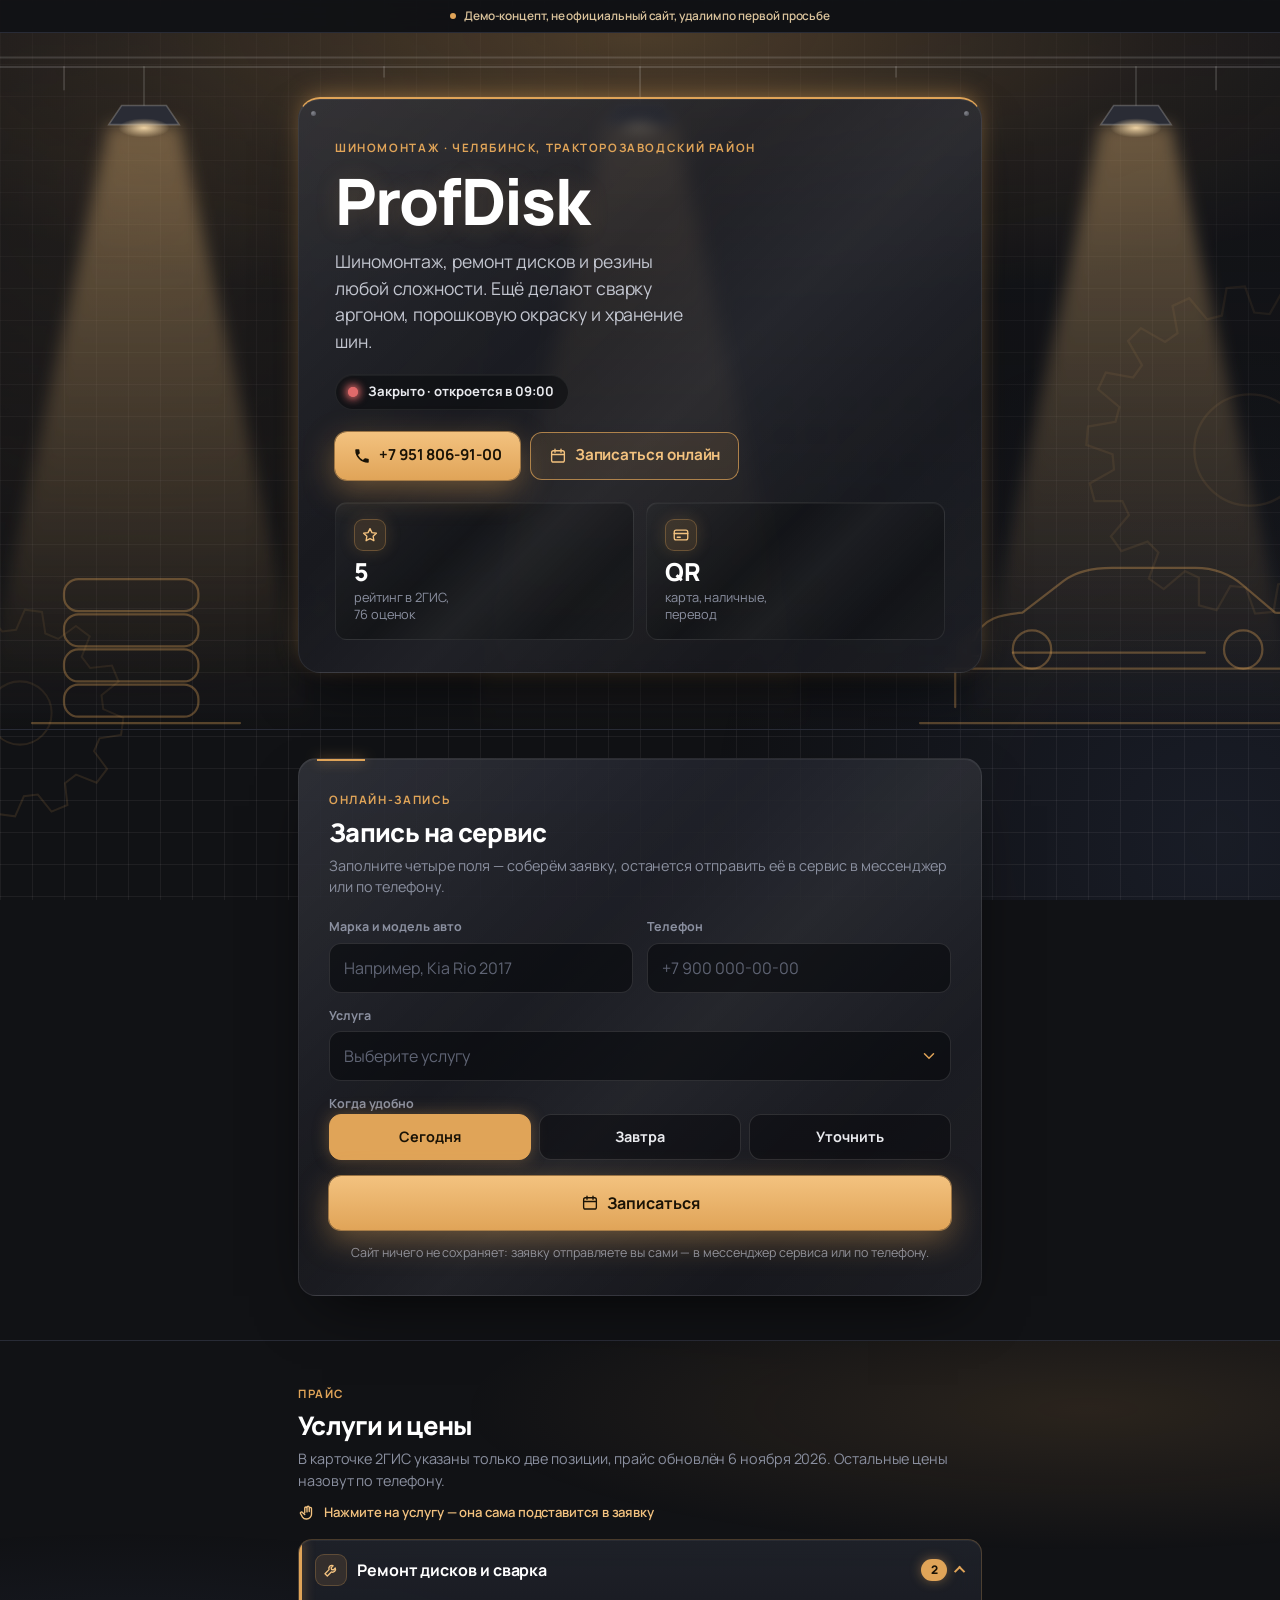
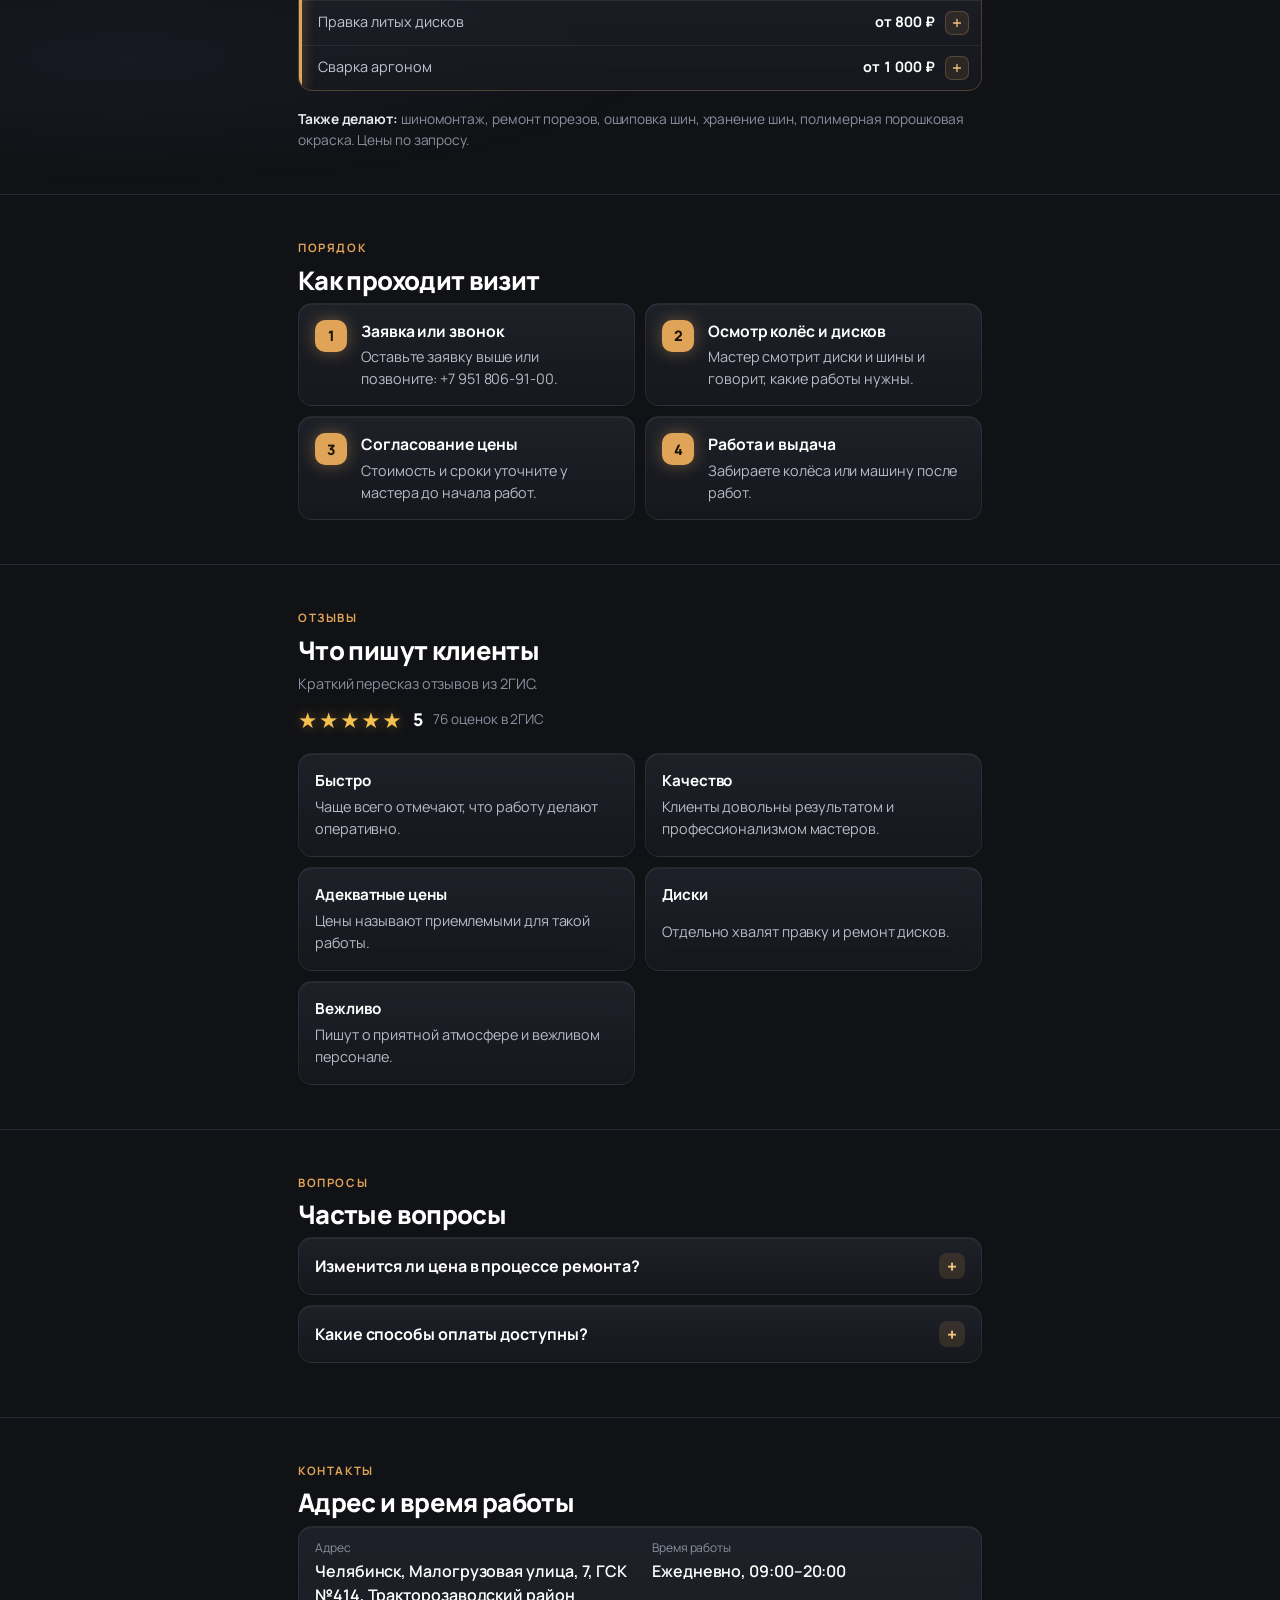
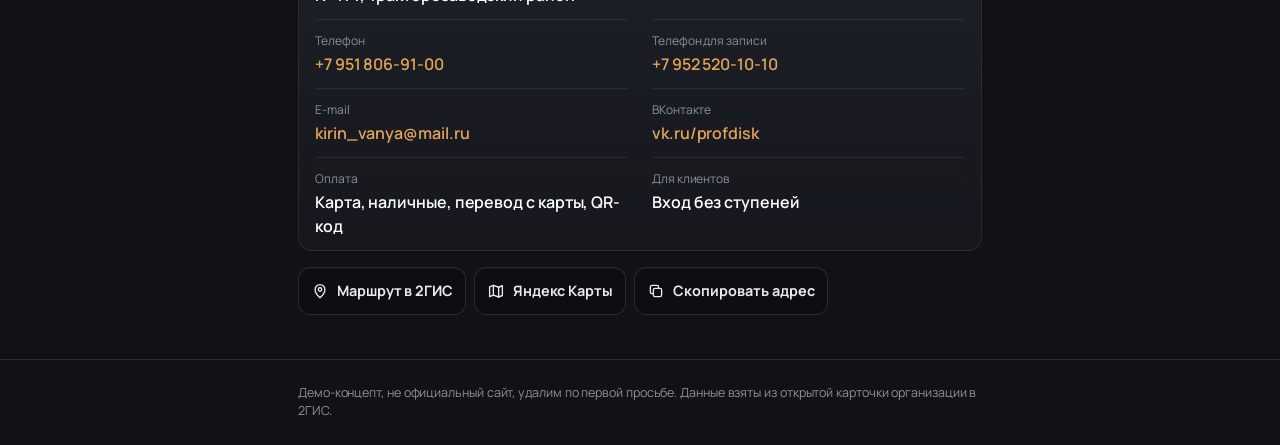
<file: profdisk/index.html>
<!doctype html>
<html lang="ru">
<head>
<meta charset="utf-8">
<meta name="viewport" content="width=device-width, initial-scale=1, viewport-fit=cover">
<meta name="robots" content="noindex, nofollow, noarchive">
<meta name="googlebot" content="noindex, nofollow">
<meta name="yandex" content="noindex, nofollow">
<title>ProfDisk — шиномонтаж в Челябинске, Тракторозаводский район (демо)</title>
<meta name="description" content="Демо-концепт сайта шиномонтажа ProfDisk: услуги, цены, адрес, время работы.">
<meta name="theme-color" content="#111215">
<link rel="preconnect" href="https://fonts.googleapis.com">
<link rel="preconnect" href="https://fonts.gstatic.com" crossorigin>
<link rel="stylesheet" href="https://fonts.googleapis.com/css2?family=Manrope:wght@400;500;600;700;800&display=swap">
<link rel="stylesheet" href="style.css">
</head>
<body ontouchstart="">
<div class="bg-fx" aria-hidden="true">
  <span class="bg-fx__glow bg-fx__glow--a"></span>
  <span class="bg-fx__glow bg-fx__glow--b"></span>
  <svg class="gear gear--a" viewBox="-110 -110 220 220"><path d="M100.0 3.1L99.0 14.3L82.2 17.2L79.8 26.2L92.8 37.1L88.1 47.3L71.4 44.3L66.0 51.9L74.5 66.7L66.7 74.5L51.9 66.0L44.3 71.4L47.3 88.1L37.1 92.8L26.2 79.8L17.2 82.2L14.3 99.0L3.1 100.0L-2.6 84.0L-12.0 83.1L-20.4 97.9L-31.2 95.0L-31.2 78.0L-39.7 74.0L-52.7 85.0L-61.8 78.6L-56.0 62.6L-62.6 56.0L-78.6 61.8L-85.0 52.7L-74.0 39.7L-78.0 31.2L-95.0 31.2L-97.9 20.4L-83.1 12.0L-84.0 2.6L-100.0 -3.1L-99.0 -14.3L-82.2 -17.2L-79.8 -26.2L-92.8 -37.1L-88.1 -47.3L-71.4 -44.3L-66.0 -51.9L-74.5 -66.7L-66.7 -74.5L-51.9 -66.0L-44.3 -71.4L-47.3 -88.1L-37.1 -92.8L-26.2 -79.8L-17.2 -82.2L-14.3 -99.0L-3.1 -100.0L2.6 -84.0L12.0 -83.1L20.4 -97.9L31.2 -95.0L31.2 -78.0L39.7 -74.0L52.7 -85.0L61.8 -78.6L56.0 -62.6L62.6 -56.0L78.6 -61.8L85.0 -52.7L74.0 -39.7L78.0 -31.2L95.0 -31.2L97.9 -20.4L83.1 -12.0L84.0 -2.6ZM34 0A34 34 0 1 0 -34 0A34 34 0 1 0 34 0Z"/></svg>
  <svg class="gear gear--b" viewBox="-80 -80 160 160"><path d="M71.9 3.4L70.3 15.3L55.3 17.6L51.5 26.6L60.6 38.9L53.3 48.5L39.0 42.9L31.3 48.8L33.0 64.0L21.9 68.6L12.4 56.7L2.7 57.9L-3.4 71.9L-15.3 70.3L-17.6 55.3L-26.6 51.5L-38.9 60.6L-48.5 53.3L-42.9 39.0L-48.8 31.3L-64.0 33.0L-68.6 21.9L-56.7 12.4L-57.9 2.7L-71.9 -3.4L-70.3 -15.3L-55.3 -17.6L-51.5 -26.6L-60.6 -38.9L-53.3 -48.5L-39.0 -42.9L-31.3 -48.8L-33.0 -64.0L-21.9 -68.6L-12.4 -56.7L-2.7 -57.9L3.4 -71.9L15.3 -70.3L17.6 -55.3L26.6 -51.5L38.9 -60.6L48.5 -53.3L42.9 -39.0L48.8 -31.3L64.0 -33.0L68.6 -21.9L56.7 -12.4L57.9 -2.7ZM22 0A22 22 0 1 0 -22 0A22 22 0 1 0 22 0Z"/></svg>
</div>

<div class="demo-bar" role="note">
  <span class="demo-bar__dot" aria-hidden="true"></span>
  Демо-концепт, не официальный сайт, удалим по первой просьбе
</div>

<header class="hero">
<div class="hero__scene hero__scene--d" aria-hidden="true">
  <svg viewBox="0 -130 800 430" preserveAspectRatio="xMidYMax meet">
    <defs>
      <linearGradient id="cone-d" x1="0" y1="0" x2="0" y2="1"><stop offset="0" stop-color="#f3c27f" stop-opacity=".36"/><stop offset="1" stop-color="#f3c27f" stop-opacity="0"/></linearGradient>
      <filter id="soft-d" x="-20%" y="-5%" width="140%" height="110%"><feGaussianBlur stdDeviation="5"/></filter>
      <radialGradient id="beam-d"><stop offset="0" stop-color="#ffe2b0" stop-opacity=".9"/><stop offset="1" stop-color="#ffe2b0" stop-opacity="0"/></radialGradient>
    </defs>
    <g transform="translate(0 -130)">
      <g class="scene__lines"><path d="M0 10H800M0 16H800"/><path d="M40 16V30M760 16V30M240 16v6M560 16v6"/></g>
      <g class="lamp lamp--1"><path class="lamp__cone" fill="url(#cone-d)" filter="url(#soft-d)" d="M68 52 -15 430H195L112 52Z"/><path class="scene__lines" d="M90 16V40"/><path class="lamp__shade" d="M76 40h28l8 12H68Z"/><ellipse class="lamp__bulb" cx="90" cy="54" rx="16" ry="6" fill="url(#beam-d)"/></g><g class="lamp lamp--2"><path class="lamp__cone" fill="url(#cone-d)" filter="url(#soft-d)" d="M378 52 295 430H505L422 52Z"/><path class="scene__lines" d="M400 16V40"/><path class="lamp__shade" d="M386 40h28l8 12H378Z"/><ellipse class="lamp__bulb" cx="400" cy="54" rx="16" ry="6" fill="url(#beam-d)"/></g><g class="lamp lamp--3"><path class="lamp__cone" fill="url(#cone-d)" filter="url(#soft-d)" d="M688 52 605 430H815L732 52Z"/><path class="scene__lines" d="M710 16V40"/><path class="lamp__shade" d="M696 40h28l8 12H688Z"/><ellipse class="lamp__bulb" cx="710" cy="54" rx="16" ry="6" fill="url(#beam-d)"/></g>
    </g>
    <g class="scene__car"><rect class="scene__lines" x="40" y="272" width="84" height="20" rx="9"/><rect class="scene__lines" x="40" y="250" width="84" height="20" rx="9"/><rect class="scene__lines" x="40" y="228" width="84" height="20" rx="9"/><rect class="scene__lines" x="40" y="206" width="84" height="20" rx="9"/><path class="scene__lines" d="M20 296h130"/></g>
    <g class="scene__car" transform="translate(505 0)">
      <path class="scene__lines" d="M92 286V262M308 286V262M86 262h228M70 296h260"/>
      <path class="scene__lines" d="M104 244c4-14 18-16 30-17l26-20c8-6 18-8 30-8h52c12 0 22 4 30 11l20 17c18 1 34 4 40 12 4 5 4 10 2 13h-14M104 244c-6 0-8 3-8 6v4h10M128 252h120"/>
      <circle class="scene__lines" cx="140" cy="250" r="12"/><circle class="scene__lines" cx="272" cy="250" r="12"/>
      <ellipse class="scene__headlight" cx="316" cy="236" rx="8" ry="4"/>
    </g>
  </svg>
</div>
<div class="hero__scene hero__scene--m" aria-hidden="true">
  <svg viewBox="0 0 400 140" preserveAspectRatio="xMidYMin meet">
    <defs>
      <linearGradient id="cone-m" x1="0" y1="0" x2="0" y2="1"><stop offset="0" stop-color="#f3c27f" stop-opacity=".36"/><stop offset="1" stop-color="#f3c27f" stop-opacity="0"/></linearGradient>
      <filter id="soft-m" x="-20%" y="-5%" width="140%" height="110%"><feGaussianBlur stdDeviation="5"/></filter>
      <radialGradient id="beam-m"><stop offset="0" stop-color="#ffe2b0" stop-opacity=".9"/><stop offset="1" stop-color="#ffe2b0" stop-opacity="0"/></radialGradient>
    </defs>
    <g class="scene__lines"><path d="M0 10H400M0 16H400"/></g>
    <g class="lamp lamp--1"><path class="lamp__cone" fill="url(#cone-m)" filter="url(#soft-m)" d="M38 52 19 140H101L82 52Z"/><path class="scene__lines" d="M60 16V40"/><path class="lamp__shade" d="M46 40h28l8 12H38Z"/><ellipse class="lamp__bulb" cx="60" cy="54" rx="16" ry="6" fill="url(#beam-m)"/></g><g class="lamp lamp--2"><path class="lamp__cone" fill="url(#cone-m)" filter="url(#soft-m)" d="M178 52 159 140H241L222 52Z"/><path class="scene__lines" d="M200 16V40"/><path class="lamp__shade" d="M186 40h28l8 12H178Z"/><ellipse class="lamp__bulb" cx="200" cy="54" rx="16" ry="6" fill="url(#beam-m)"/></g><g class="lamp lamp--3"><path class="lamp__cone" fill="url(#cone-m)" filter="url(#soft-m)" d="M318 52 299 140H381L362 52Z"/><path class="scene__lines" d="M340 16V40"/><path class="lamp__shade" d="M326 40h28l8 12H318Z"/><ellipse class="lamp__bulb" cx="340" cy="54" rx="16" ry="6" fill="url(#beam-m)"/></g>
  </svg>
</div>
  <div class="wrap">
    <div class="hero__card">
      <p class="eyebrow">Шиномонтаж · Челябинск, Тракторозаводский район</p>
      <h1 class="hero__title">ProfDisk</h1>
      <p class="hero__lead">Шиномонтаж, ремонт дисков и резины любой сложности. Ещё делают сварку аргоном, порошковую окраску и хранение шин.</p>
      <p class="status" id="status">
      <span class="status__dot" aria-hidden="true"></span>
      <span class="status__text">Ежедневно 09:00–20:00</span>
    </p>
      <div class="hero__actions">
      <a class="btn btn--call" href="tel:+79518069100">
        <svg aria-hidden="true" viewBox="0 0 24 24" width="18" height="18"><path fill="currentColor" d="M6.6 10.8a15.1 15.1 0 0 0 6.6 6.6l2.2-2.2a1 1 0 0 1 1-.25 11.4 11.4 0 0 0 3.6.57 1 1 0 0 1 1 1V20a1 1 0 0 1-1 1A17 17 0 0 1 3 4a1 1 0 0 1 1-1h3.5a1 1 0 0 1 1 1c0 1.25.2 2.45.57 3.57a1 1 0 0 1-.25 1z"/></svg>
        +7 951 806-91-00
      </a>
      <a class="btn btn--book" href="#booking"><svg aria-hidden="true" viewBox="0 0 24 24" fill="none" stroke="currentColor" stroke-width="1.8" stroke-linecap="round" stroke-linejoin="round"><rect x="3.5" y="5" width="17" height="15" rx="2.5"/><path d="M3.5 10h17M8 3v4M16 3v4"/></svg> Записаться онлайн</a>
    </div>
      <ul class="facts" style="--n:2">
        <li><span class="fact__icon" aria-hidden="true"><svg aria-hidden="true" viewBox="0 0 24 24" fill="none" stroke="currentColor" stroke-width="1.8" stroke-linecap="round" stroke-linejoin="round"><path d="m12 3.5 2.6 5.3 5.9.9-4.3 4.1 1 5.8L12 16.9l-5.2 2.7 1-5.8-4.3-4.1 5.9-.9z"/></svg></span><b>5</b><span class="fact__label">рейтинг в 2ГИС,<br>76 оценок</span></li>
        <li><span class="fact__icon" aria-hidden="true"><svg aria-hidden="true" viewBox="0 0 24 24" fill="none" stroke="currentColor" stroke-width="1.8" stroke-linecap="round" stroke-linejoin="round"><rect x="3" y="5.5" width="18" height="13" rx="2.5"/><path d="M3 10h18M7 15h4"/></svg></span><b>QR</b><span class="fact__label">карта, наличные,<br>перевод</span></li>
      </ul>
    </div>
  </div>
</header>

<main>
  <section class="section section--booking rv" id="booking">
    <div class="wrap">
      <div class="booking">
        <p class="eyebrow">Онлайн-запись</p>
        <h2>Запись на сервис</h2>
        <p class="muted">Заполните четыре поля — соберём заявку, останется отправить её в сервис в мессенджер или по телефону.</p>
        <form class="bform" id="bform" action="#booking" novalidate>
          <label class="field"><span class="field__label">Марка и модель авто</span>
            <input class="field__input" name="car" maxlength="60" autocomplete="off" placeholder="Например, Kia Rio 2017" required></label>
          <label class="field"><span class="field__label">Телефон</span>
            <input class="field__input" name="phone" type="tel" inputmode="tel" autocomplete="tel" maxlength="20" placeholder="+7 900 000-00-00" required></label>
          <label class="field"><span class="field__label">Услуга</span>
            <select class="field__input" name="service" required>
              <option value="" disabled selected>Выберите услугу</option>
              <option>Шиномонтаж</option>
              <option>Правка и ремонт дисков</option>
              <option>Сварка аргоном</option>
              <option>Хранение шин</option>
              <option>Другое</option>
            </select></label>
          <fieldset class="field field--chips"><legend class="field__label">Когда удобно</legend>
            <div class="chips">
              <label class="chip"><input type="radio" name="time" value="Сегодня" checked><span>Сегодня</span></label>
              <label class="chip"><input type="radio" name="time" value="Завтра"><span>Завтра</span></label>
              <label class="chip"><input type="radio" name="time" value="Уточнить"><span>Уточнить</span></label>
            </div>
          </fieldset>
          <p class="bform__err" id="bform-err" role="alert" hidden></p>
          <button class="btn btn--call btn--wide bform__submit" type="submit"><svg aria-hidden="true" viewBox="0 0 24 24" fill="none" stroke="currentColor" stroke-width="1.8" stroke-linecap="round" stroke-linejoin="round"><rect x="3.5" y="5" width="17" height="15" rx="2.5"/><path d="M3.5 10h17M8 3v4M16 3v4"/></svg> Записаться</button>
          <p class="bform__hint">Сайт ничего не сохраняет: заявку отправляете вы сами — в мессенджер сервиса или по телефону.</p>
        </form>
      </div>
    </div>
  </section>
  <section class="section rv" id="prices">
    <div class="wrap">
      <p class="eyebrow">Прайс</p>
      <h2>Услуги и цены</h2>
      <p class="muted">В карточке 2ГИС указаны только две позиции, прайс обновлён 6 ноября 2026. Остальные цены назовут по телефону.</p>
      <details class="group" open>
        <summary><span class="group__icon"><svg aria-hidden="true" viewBox="0 0 24 24" fill="none" stroke="currentColor" stroke-width="1.8" stroke-linecap="round" stroke-linejoin="round"><path d="M14.7 6.3a4 4 0 0 0-5.3 5.2L4 16.9 7.1 20l5.4-5.4a4 4 0 0 0 5.2-5.3l-2.6 2.6-2.3-.6-.6-2.3z"/></svg></span><span class="group__title">Ремонт дисков и сварка</span><small>2</small></summary>
        <ul class="price">
          <li><span>Правка литых дисков</span><b>от 800 ₽</b></li>
          <li><span>Сварка аргоном</span><b>от 1 000 ₽</b></li>
        </ul>
      </details>

      <p class="note"><b>Также делают:</b> шиномонтаж, ремонт порезов, ошиповка шин, хранение шин, полимерная порошковая окраска. Цены по запросу.</p>
    </div>
  </section>
  <section class="section rv" id="steps">
    <div class="wrap">
      <p class="eyebrow">Порядок</p>
      <h2>Как проходит визит</h2>
      <ol class="steps">
        <li class="step"><span class="step__num">1</span><b>Заявка или звонок</b><span>Оставьте заявку выше или позвоните: +7 951 806-91-00.</span></li>
        <li class="step"><span class="step__num">2</span><b>Осмотр колёс и дисков</b><span>Мастер смотрит диски и шины и говорит, какие работы нужны.</span></li>
        <li class="step"><span class="step__num">3</span><b>Согласование цены</b><span>Стоимость и сроки уточните у мастера до начала работ.</span></li>
        <li class="step"><span class="step__num">4</span><b>Работа и выдача</b><span>Забираете колёса или машину после работ.</span></li>
      </ol>
    </div>
  </section>

  <section class="section rv" id="reviews">
    <div class="wrap">
      <p class="eyebrow">Отзывы</p>
      <h2>Что пишут клиенты</h2>
      <p class="muted">Краткий пересказ отзывов из 2ГИС.</p>
      <p class="stars" style="--fill:100%">
        <span class="stars__glyphs" role="img" aria-label="Рейтинг 5 из 5">★★★★★</span>
        <b>5</b>
        <span>76 оценок в 2ГИС</span>
      </p>
      <ul class="cards">
        <li><b>Быстро</b><span>Чаще всего отмечают, что работу делают оперативно.</span></li>
        <li><b>Качество</b><span>Клиенты довольны результатом и профессионализмом мастеров.</span></li>
        <li><b>Адекватные цены</b><span>Цены называют приемлемыми для такой работы.</span></li>
        <li><b>Диски</b><span>Отдельно хвалят правку и ремонт дисков.</span></li>
        <li><b>Вежливо</b><span>Пишут о приятной атмосфере и вежливом персонале.</span></li>
      </ul>
    </div>
  </section>
  <section class="section rv" id="faq">
    <div class="wrap">
      <p class="eyebrow">Вопросы</p>
      <h2>Частые вопросы</h2>
      <details class="faq">
        <summary>Изменится ли цена в процессе ремонта?</summary>
        <p>В прайсе указаны цены «от»: точная стоимость зависит от машины и объёма работ. Уточните её у мастера до начала ремонта.</p>
      </details>
      <details class="faq">
        <summary>Какие способы оплаты доступны?</summary>
        <p>Карта, наличные, перевод с карты, QR-код. Так указано в карточке 2ГИС.</p>
      </details>
    </div>
  </section>
  <section class="section rv" id="contacts">
    <div class="wrap">
      <p class="eyebrow">Контакты</p>
      <h2>Адрес и время работы</h2>
      <dl class="info">
        <div><dt>Адрес</dt><dd>Челябинск, Малогрузовая улица, 7, ГСК №414, Тракторозаводский район</dd></div>
        <div><dt>Время работы</dt><dd>Ежедневно, 09:00–20:00</dd></div>
        <div><dt>Телефон</dt><dd><a href="tel:+79518069100">+7 951 806-91-00</a></dd></div>
        <div><dt>Телефон для записи</dt><dd><a href="tel:+79525201010">+7 952 520-10-10</a></dd></div>
        <div><dt>E-mail</dt><dd><a href="mailto:kirin_vanya@mail.ru">kirin_vanya@mail.ru</a></dd></div>
        <div><dt>ВКонтакте</dt><dd><a href="https://vk.ru/profdisk" target="_blank" rel="noopener nofollow">vk.ru/profdisk</a></dd></div>
        <div><dt>Оплата</dt><dd>Карта, наличные, перевод с карты, QR-код</dd></div>
        <div><dt>Для клиентов</dt><dd>Вход без ступеней</dd></div>
      </dl>
      <a class="btn btn--ghost btn--wide" href="https://2gis.ru/chelyabinsk/firm/70000001099866834" target="_blank" rel="noopener nofollow">Маршрут в 2ГИС</a>
    </div>
  </section>
</main>

<footer class="footer">
  <div class="wrap">
    <p>Демо-концепт, не официальный сайт, удалим по первой просьбе. Данные взяты из открытой карточки организации в 2ГИС.</p>
  </div>
</footer>

<div class="callbar callbar--two">
  <a class="callbar__btn" href="tel:+79518069100">
    <svg aria-hidden="true" viewBox="0 0 24 24" width="18" height="18"><path fill="currentColor" d="M6.6 10.8a15.1 15.1 0 0 0 6.6 6.6l2.2-2.2a1 1 0 0 1 1-.25 11.4 11.4 0 0 0 3.6.57 1 1 0 0 1 1 1V20a1 1 0 0 1-1 1A17 17 0 0 1 3 4a1 1 0 0 1 1-1h3.5a1 1 0 0 1 1 1c0 1.25.2 2.45.57 3.57a1 1 0 0 1-.25 1z"/></svg>
    Позвонить
  </a>
  <a class="callbar__btn callbar__btn--book" href="#booking"><svg aria-hidden="true" viewBox="0 0 24 24" fill="none" stroke="currentColor" stroke-width="1.8" stroke-linecap="round" stroke-linejoin="round"><rect x="3.5" y="5" width="17" height="15" rx="2.5"/><path d="M3.5 10h17M8 3v4M16 3v4"/></svg> Записаться</a>
</div>
<div class="modal" id="bmodal" hidden>
  <div class="modal__card" role="dialog" aria-modal="true" aria-labelledby="bmodal-title">
    <button class="modal__x" type="button" data-close aria-label="Закрыть">×</button>
    <div class="modal__icon" aria-hidden="true"><svg aria-hidden="true" viewBox="0 0 24 24" fill="none" stroke="currentColor" stroke-width="1.8" stroke-linecap="round" stroke-linejoin="round"><path d="m5 12.5 4.5 4.5L19 7.5"/></svg></div>
    <h3 class="modal__title" id="bmodal-title">Заявка готова</h3>
    <p class="modal__lead">Это демо-сайт, сам он заявки не отправляет. Позвоните в сервис и продиктуйте заявку или скопируйте текст.</p>
    <pre class="modal__text" id="bmodal-text"></pre>
    <div class="modal__actions">
      <a class="btn btn--call" href="tel:+79518069100"><svg aria-hidden="true" viewBox="0 0 24 24" width="18" height="18"><path fill="currentColor" d="M6.6 10.8a15.1 15.1 0 0 0 6.6 6.6l2.2-2.2a1 1 0 0 1 1-.25 11.4 11.4 0 0 0 3.6.57 1 1 0 0 1 1 1V20a1 1 0 0 1-1 1A17 17 0 0 1 3 4a1 1 0 0 1 1-1h3.5a1 1 0 0 1 1 1c0 1.25.2 2.45.57 3.57a1 1 0 0 1-.25 1z"/></svg> Позвонить</a>
      <button class="btn btn--ghost" type="button" id="bm-copy">Скопировать текст</button>
    </div>
    <p class="modal__copied" id="bm-copied" hidden>Текст скопирован</p>
  </div>
</div>
<script>
/* Статус «открыто/закрыто» по челябинскому времени. Без скрипта остаётся текст из карточки. */
(function () {
  try {
    var plan = [[[540,1200]],[[540,1200]],[[540,1200]],[[540,1200]],[[540,1200]],[[540,1200]],[[540,1200]]]; /* Пн..Вс, интервалы в минутах */
    var days = ['пн', 'вт', 'ср', 'чт', 'пт', 'сб', 'вс'];
    var parts = new Intl.DateTimeFormat('en-US', { timeZone: 'Asia/Yekaterinburg', weekday: 'short', hour: 'numeric', minute: 'numeric', hourCycle: 'h23' }).formatToParts(new Date());
    var get = function (k) { return parts.find(function (p) { return p.type === k; }).value; };
    var d = ['Mon', 'Tue', 'Wed', 'Thu', 'Fri', 'Sat', 'Sun'].indexOf(get('weekday'));
    var t = +get('hour') * 60 + +get('minute');
    var hm = function (x) { var h = Math.floor(x / 60), m = x % 60; return (h < 10 ? '0' : '') + h + ':' + (m < 10 ? '0' : '') + m; };
    var el = document.getElementById('status'), text, open = false, i, k, iv;
    for (i = 0; i < plan[d].length; i++) if (t >= plan[d][i][0] && t < plan[d][i][1]) { open = true; text = 'Открыто · до ' + hm(plan[d][i][1]); }
    if (!open) {
      for (k = 0; k < 8 && !text; k++) {
        iv = plan[(d + k) % 7];
        for (i = 0; i < iv.length && !text; i++) {
          if (k === 0 && iv[i][0] <= t) continue;
          text = (k === 0 && i > 0 ? 'Перерыв' : 'Закрыто') + ' · откроется ' + (k > 1 ? 'в ' + days[(d + k) % 7] + ' ' : '') + 'в ' + hm(iv[i][0]);
        }
      }
    }
    el.classList.add(open ? 'is-open' : 'is-closed');
    el.querySelector('.status__text').textContent = text;
  } catch (e) {}
})();
</script>
<script>
/* Онлайн-запись: проверка полей, сборка текста заявки, окно с отправкой в мессенджер или звонком */
(function () {
  var form = document.getElementById('bform'), modal = document.getElementById('bmodal');
  if (!form || !modal) return;
  var err = document.getElementById('bform-err'), out = document.getElementById('bmodal-text');
  var wa = document.getElementById('bm-wa'), tg = document.getElementById('bm-tg');
  var copyBtn = document.getElementById('bm-copy'), copied = document.getElementById('bm-copied');
  var lastFocus = null, text = '';
  function fail(msg, el) { err.textContent = msg; err.hidden = false; el.classList.add('is-bad'); el.focus(); }
  function copy() {
    copied.hidden = true;
    var done = function () { copied.hidden = false; };
    if (navigator.clipboard && navigator.clipboard.writeText) { navigator.clipboard.writeText(text).then(done, function () {}); return; }
    try { var r = document.createRange(); r.selectNodeContents(out); var s = getSelection(); s.removeAllRanges(); s.addRange(r); if (document.execCommand('copy')) done(); } catch (e) {}
  }
  function close() { modal.hidden = true; document.documentElement.classList.remove('has-modal'); if (lastFocus) lastFocus.focus(); }
  form.addEventListener('input', function (e) { e.target.classList.remove('is-bad'); err.hidden = true; });
  form.addEventListener('submit', function (e) {
    e.preventDefault();
    var f = form.elements, car = f.car.value.trim(), phone = f.phone.value.trim(), service = f.service.value;
    var time = (form.querySelector('input[name=time]:checked') || {}).value || 'Уточнить';
    if (car.length < 2) return fail('Укажите марку и модель машины', f.car);
    if (phone.replace(/\D/g, '').length < 10) return fail('Проверьте номер телефона: нужно не меньше 10 цифр', f.phone);
    if (!service) return fail('Выберите услугу', f.service);
    text = 'Здравствуйте! Хочу записаться.\nАвто: ' + car + '\nУслуга: ' + service + '\nКогда: ' + time + '\nМой телефон: ' + phone;
    out.textContent = text;
    if (wa) wa.href = wa.href.split('?')[0] + '?text=' + encodeURIComponent(text);
    copied.hidden = true;
    lastFocus = document.activeElement;
    modal.hidden = false;
    document.documentElement.classList.add('has-modal');
    modal.querySelector('[data-close]').focus();
  });
  if (tg) tg.addEventListener('click', copy);
  copyBtn.addEventListener('click', copy);
  modal.addEventListener('click', function (e) { if (e.target === modal || e.target.hasAttribute('data-close')) close(); });
  document.addEventListener('keydown', function (e) { if (e.key === 'Escape' && !modal.hidden) close(); });
})();
</script>
<script>
/* Плавное появление секций при прокрутке; при «уменьшении движения» не включается */
(function () {
  if (matchMedia('(prefers-reduced-motion: reduce)').matches) return;
  var els = [].slice.call(document.querySelectorAll('.rv'));
  if (!els.length) return;
  document.documentElement.classList.add('rv-on');
  var queued = false;
  function show(el) { el.classList.add('is-in'); }
  function check() {
    queued = false;
    var limit = (window.innerHeight || document.documentElement.clientHeight) * .92;
    els = els.filter(function (el) { if (el.getBoundingClientRect().top < limit) { show(el); return false; } return true; });
    if (!els.length) { removeEventListener('scroll', onScroll); removeEventListener('resize', onScroll); }
  }
  function onScroll() { if (!queued) { queued = true; setTimeout(check, 50); } }
  addEventListener('scroll', onScroll, { passive: true });
  addEventListener('resize', onScroll);
  addEventListener('hashchange', function () { var t = document.querySelector(location.hash); if (t) show(t); onScroll(); });
  check();
  addEventListener('load', check);          /* после шрифтов вёрстка сдвигается — перепроверить */
  setTimeout(check, 4000);
})();
</script>
<script src="extras.js"></script>
</body>
</html>
</file>
<file: avtoservis-sprint/style.css>
/* Шаблон демо-лендинга (эталон NordWest). Один файл на все сайты: build.js копирует его в site/{slug}/ и nordwest/.
   Тёмная «индустриальная» тема, мобильная вёрстка по умолчанию.
   Анимации отключаются при prefers-reduced-motion. */
:root {
  color-scheme: dark;
  --bg: #111215;
  --card: #1a1c23;
  --card-2: #20232b;
  --line: #282b36;
  --text: #e9eaee;
  --muted: #8b90a0;
  --dim: #5f6474;
  --white: #ffffff;
  --accent: #e0a458;          /* латунь */
  --accent-hi: #f3c27f;
  --accent-ink: #1a1306;
  --gold: #f5c04e;
  --glow: rgba(224, 164, 88, .32);
  --ok: #5fbf8a;
  --off: #e06a6a;
  --r: 14px;
  --callbar-h: 76px;
  /* стекло и металл */
  --glass: linear-gradient(180deg, rgba(34, 37, 46, .78) 0%, rgba(24, 26, 33, .7) 100%);
  --glass-line: rgba(255, 255, 255, .07);
  --glass-hi: inset 0 1px 0 rgba(255, 255, 255, .05);
  --metal: linear-gradient(135deg, rgba(255, 255, 255, .075) 0%, rgba(255, 255, 255, .012) 38%, rgba(255, 255, 255, .055) 55%, rgba(255, 255, 255, .01) 78%, rgba(255, 255, 255, .04) 100%);
  --hover: rgba(224, 164, 88, .14);
}

*, *::before, *::after { box-sizing: border-box; }
html { -webkit-text-size-adjust: 100%; scroll-behavior: smooth; }

body {
  margin: 0;
  background: var(--bg);
  color: var(--text);
  font-family: "Manrope", "Inter", system-ui, -apple-system, "Segoe UI", Roboto, Arial, sans-serif;
  font-size: 15px;
  line-height: 1.5;
  letter-spacing: -.005em;
  -webkit-font-smoothing: antialiased;
  /* резерв под закреплённую панель звонка, чтобы она не перекрывала контент */
  padding-bottom: calc(var(--callbar-h) + env(safe-area-inset-bottom, 0px));
}

/* Техно-сетка на всю страницу: линии каждые 32px. Слой фиксирован и не ловит касания */
body::before {
  content: "";
  position: fixed;
  inset: 0;
  z-index: -1;
  pointer-events: none;
  background-image:
    linear-gradient(rgba(255, 255, 255, .06) 1px, transparent 1px),
    linear-gradient(90deg, rgba(255, 255, 255, .06) 1px, transparent 1px);
  background-size: 32px 32px;
}

.wrap { max-width: 720px; margin: 0 auto; padding-inline: 18px; }

h1, h2 { margin: 0; color: var(--white); letter-spacing: -.025em; line-height: 1.1; }
h2 { font-size: 1.6rem; font-weight: 800; margin-bottom: 8px; }

.eyebrow {
  margin: 0 0 10px;
  font-size: .72rem;
  font-weight: 700;
  letter-spacing: .14em;
  text-transform: uppercase;
  color: var(--accent);
}
.muted { margin: 0 0 20px; color: var(--muted); font-size: .9rem; }

/* Плашка демо */
.demo-bar {
  position: sticky;
  top: 0;
  z-index: 20;
  display: flex;
  align-items: center;
  justify-content: center;
  gap: 8px;
  padding: calc(7px + env(safe-area-inset-top, 0px)) 14px 7px;
  background: rgba(17, 18, 21, .92);
  backdrop-filter: blur(8px);
  -webkit-backdrop-filter: blur(8px);
  border-bottom: 1px solid var(--line);
  color: #d9c29b;
  font-size: .74rem;
  font-weight: 600;
  text-align: center;
}
.demo-bar__dot { width: 6px; height: 6px; border-radius: 50%; background: var(--accent); flex: none; }

/* ---------- Первый экран ---------- */
.hero {
  position: relative;
  padding-block: 28px 36px;
  border-bottom: 1px solid var(--line);
  /* яркий латунный прожектор сверху; подложка полупрозрачная, чтобы читалась сетка */
  background:
    radial-gradient(90% 55% at 50% 0%, rgba(224, 164, 88, .28), rgba(224, 164, 88, .08) 45%, transparent 75%),
    linear-gradient(180deg, rgba(21, 22, 27, .55) 0%, rgba(17, 18, 21, .2) 100%);
  overflow: hidden;
}

/* индустриальная карточка: светящийся верхний край + диагональный металлический отлив */
.hero__card {
  position: relative;
  padding: 24px 18px 18px;
  border-radius: 18px;
  border: 1px solid rgba(255, 255, 255, .08);
  border-top: 2px solid var(--accent);
  /* полупрозрачная, чтобы сквозь неё мягко светили лампы сцены */
  background: var(--metal), linear-gradient(180deg, rgba(30, 32, 40, .74), rgba(20, 21, 27, .8));
  box-shadow:
    0 -6px 24px -6px rgba(224, 164, 88, .55),
    inset 0 1px 0 rgba(255, 255, 255, .06),
    0 24px 60px -20px rgba(0, 0, 0, .7);
  backdrop-filter: blur(6px);
  -webkit-backdrop-filter: blur(6px);
}
/* заклёпки по углам — маленький «индустриальный» штрих */
.hero__card::before,
.hero__card::after {
  content: "";
  position: absolute;
  top: 12px;
  width: 5px;
  height: 5px;
  border-radius: 50%;
  background: radial-gradient(circle at 35% 35%, #c9ccd6, #5c606c);
  opacity: .55;
}
.hero__card::before { left: 12px; }
.hero__card::after { right: 12px; }

.hero__title { font-size: 2.9rem; font-weight: 800; margin-bottom: 12px; text-shadow: 0 2px 24px rgba(224, 164, 88, .18); }
.hero__lead { margin: 0 0 20px; color: #c3c6d0; font-size: 1rem; max-width: 34ch; }

/* Статус работы */
.status {
  display: inline-flex;
  align-items: center;
  gap: 10px;
  margin: 0 0 22px;
  padding: 7px 14px 7px 12px;
  border: 1px solid var(--glass-line);
  border-radius: 999px;
  background: rgba(10, 11, 14, .55);
  box-shadow: var(--glass-hi);
  font-size: .82rem;
  font-weight: 700;
  color: var(--text);
}
/* цвет точки задаётся через color, кольцо пульсирует тем же цветом */
.status__dot { position: relative; width: 10px; height: 10px; border-radius: 50%; color: var(--muted); background: currentColor; flex: none; }
.status.is-open .status__dot { color: var(--ok); box-shadow: 0 0 10px 1px currentColor; }
.status.is-closed .status__dot { color: var(--off); box-shadow: 0 0 10px 1px currentColor; }
.status.is-open .status__dot::after,
.status.is-closed .status__dot::after {
  content: "";
  position: absolute;
  inset: 0;
  border-radius: 50%;
  border: 2px solid currentColor;
  box-shadow: 0 0 8px currentColor;
  animation: pulse 1.8s cubic-bezier(.2, .6, .35, 1) infinite;
}
@keyframes pulse {
  0%   { transform: scale(1);   opacity: 1; }
  75%  { transform: scale(3.4); opacity: 0; }
  100% { transform: scale(3.4); opacity: 0; }
}

.hero__actions { display: flex; flex-wrap: wrap; gap: 10px; margin-bottom: 22px; }

/* ---------- Кнопки ---------- */
.btn {
  position: relative;
  display: inline-flex;
  align-items: center;
  justify-content: center;
  gap: 8px;
  min-height: 48px;
  padding: 0 18px;
  border-radius: 12px;
  font-weight: 700;
  font-size: .95rem;
  text-decoration: none;
  transition: background .15s, box-shadow .15s, border-color .15s, transform .12s ease-out;
  -webkit-tap-highlight-color: transparent;
}
.btn:active { transform: scale(.97); }
.btn--call,
.callbar__btn {
  overflow: hidden;
  isolation: isolate;
  background: linear-gradient(180deg, var(--accent-hi) 0%, var(--accent) 100%);
  color: var(--accent-ink);
  box-shadow: 0 0 0 1px rgba(224, 164, 88, .6), 0 10px 32px rgba(224, 164, 88, .42);
}
.btn--call:hover { box-shadow: 0 0 0 1px rgba(243, 194, 127, .9), 0 12px 40px rgba(224, 164, 88, .55); }
/* глянцевый блик пробегает по кнопке раз в 4 секунды */
.btn--call::after,
.callbar__btn::after {
  content: "";
  position: absolute;
  z-index: -1;
  top: -20%;
  bottom: -20%;
  left: 0;
  width: 45%;
  background: linear-gradient(100deg, transparent 0%, rgba(255, 255, 255, .55) 50%, transparent 100%);
  transform: translateX(-160%) skewX(-18deg);
  animation: shine 4s ease-in-out infinite;
  pointer-events: none;
}
@keyframes shine {
  0%, 62%  { transform: translateX(-160%) skewX(-18deg); }
  86%, 100% { transform: translateX(330%) skewX(-18deg); }
}
.btn--ghost {
  border: 1px solid rgba(255, 255, 255, .12);
  color: var(--text);
  background: rgba(10, 11, 14, .5);
  box-shadow: var(--glass-hi);
}
.btn--ghost:hover { border-color: rgba(224, 164, 88, .45); }
.btn--wide { width: 100%; margin-top: 16px; }

/* ---------- Цифры-бейджи ---------- */
.facts {
  list-style: none;
  margin: 0;
  padding: 0;
  display: grid;
  grid-template-columns: repeat(var(--n, 3), 1fr);
  gap: 8px;
}
.facts li {
  display: grid;
  align-content: start;
  gap: 4px;
  padding: 12px 10px 12px;
  border-radius: 12px;
  border: 1px solid rgba(255, 255, 255, .08);
  background: var(--metal), rgba(10, 11, 14, .55);
  box-shadow: var(--glass-hi);
}
.fact__icon {
  display: grid;
  place-items: center;
  width: 32px;
  height: 32px;
  margin-bottom: 4px;
  border-radius: 9px;
  color: var(--accent-hi);
  background: rgba(224, 164, 88, .14);
  border: 1px solid rgba(224, 164, 88, .3);
  box-shadow: 0 0 16px rgba(224, 164, 88, .18);
}
.fact__icon svg { width: 18px; height: 18px; }
.facts b { color: var(--white); font-size: 1.55rem; font-weight: 800; line-height: 1.05; letter-spacing: -.02em; }
.fact__label { color: var(--muted); font-size: .72rem; line-height: 1.35; }

/* ---------- Секции ---------- */
.section { position: relative; padding-block: 44px; border-bottom: 1px solid var(--line); }
/* переход по якорю: заголовок раздела не прячется под липкой плашкой и меню */
.section { scroll-margin-top: calc(var(--sticky-h, 50px) - 24px); }

/* Свечение за прайсом: слой позади контента внутри секции */
#prices::before {
  content: "";
  position: absolute;
  inset: 0;
  z-index: -1;
  pointer-events: none;
  background:
    radial-gradient(70% 45% at 85% 15%, rgba(224, 164, 88, .12), transparent 70%),
    radial-gradient(60% 40% at 10% 70%, rgba(95, 120, 191, .08), transparent 70%);
}

/* ---------- Прайс ---------- */
.group {
  position: relative;
  background: var(--glass);
  border: 1px solid var(--glass-line);
  border-radius: var(--r);
  box-shadow: var(--glass-hi);
  backdrop-filter: blur(12px);
  -webkit-backdrop-filter: blur(12px);
  margin-bottom: 10px;
  overflow: hidden;
  transition: border-color .2s;
}
/* латунная полоса слева у открытой группы */
.group::before {
  content: "";
  position: absolute;
  left: 0;
  top: 0;
  bottom: 0;
  width: 3px;
  background: var(--accent);
  box-shadow: 0 0 12px rgba(224, 164, 88, .7);
  opacity: 0;
  transition: opacity .2s;
}
.group[open] { border-color: rgba(224, 164, 88, .25); }
.group[open]::before { opacity: 1; }

.group summary {
  display: flex;
  align-items: center;
  gap: 10px;
  padding: 14px 16px;
  cursor: pointer;
  list-style: none;
  font-weight: 700;
  color: var(--white);
  transition: background .15s;
  -webkit-tap-highlight-color: transparent;
}
.group summary:active { background: var(--hover); }
@media (hover: hover) { .group summary:hover { background: rgba(255, 255, 255, .03); } }
.group summary::-webkit-details-marker { display: none; }
.group summary .group__title { flex: 1; }
.group__icon {
  flex: none;
  display: grid;
  place-items: center;
  width: 32px;
  height: 32px;
  border-radius: 9px;
  color: var(--accent-hi);
  background: rgba(224, 164, 88, .12);
  border: 1px solid rgba(224, 164, 88, .25);
}
.group__icon svg { width: 18px; height: 18px; }
/* яркий счётчик позиций */
.group summary small {
  min-width: 26px;
  font-size: .74rem;
  font-weight: 800;
  text-align: center;
  color: var(--accent-ink);
  background: var(--accent);
  padding: 2px 8px;
  border-radius: 999px;
  box-shadow: 0 0 12px rgba(224, 164, 88, .45);
}
.group summary::after {
  content: "";
  width: 8px;
  height: 8px;
  border-right: 2px solid var(--muted);
  border-bottom: 2px solid var(--muted);
  transform: rotate(45deg) translateY(-2px);
  transition: transform .2s;
}
.group[open] summary::after { transform: rotate(-135deg) translateY(-2px); border-color: var(--accent); }
.group[open] summary { border-bottom: 1px solid var(--glass-line); }

.price { list-style: none; margin: 0; padding: 0; }
/* строка подсвечивается на всю ширину карточки */
.price li {
  position: relative;
  display: flex;
  align-items: baseline;
  justify-content: space-between;
  gap: 14px;
  padding: 10px 16px 10px 19px;
  font-size: .9rem;
  color: #c3c6d0;
  transition: background .15s, color .15s;
}
.price li + li { border-top: 1px solid var(--glass-line); }
.price li:active { background: var(--hover); color: var(--white); }
.price li:active b { color: var(--accent-hi); }
@media (hover: hover) {
  .price li:hover { background: var(--hover); color: var(--white); }
  .price li:hover b { color: var(--accent-hi); }
}
.price b { color: var(--white); font-weight: 700; white-space: nowrap; font-variant-numeric: tabular-nums; transition: color .15s; }

.note { margin: 18px 0 0; color: var(--muted); font-size: .86rem; }
.note b { color: var(--text); }

/* ---------- Отзывы ---------- */
/* звёзды заполняются ровно по рейтингу в 2ГИС: --fill = рейтинг / 5 */
.stars {
  display: flex;
  flex-wrap: wrap;
  align-items: center;
  gap: 4px 10px;
  margin: -8px 0 20px;
  font-size: .85rem;
  color: var(--muted);
}
.stars__glyphs {
  font-size: 1.35rem;
  letter-spacing: .08em;
  line-height: 1;
  background: linear-gradient(90deg, var(--gold) var(--fill, 100%), #3a3d48 var(--fill, 100%));
  -webkit-background-clip: text;
  background-clip: text;
  color: transparent;
  filter: drop-shadow(0 0 6px rgba(245, 192, 78, .35));
}
.stars b { color: var(--white); font-size: 1.1rem; font-weight: 800; }

.cards { list-style: none; margin: 0; padding: 0; display: grid; gap: 10px; }
.cards li {
  display: grid;
  gap: 4px;
  padding: 16px;
  background: var(--glass);
  border: 1px solid var(--glass-line);
  border-radius: var(--r);
  box-shadow: var(--glass-hi);
  backdrop-filter: blur(12px);
  -webkit-backdrop-filter: blur(12px);
  font-size: .9rem;
  color: #b7bbc7;
  transition: border-color .2s, background .2s, transform .2s ease-out;
}
.cards li:active { border-color: rgba(224, 164, 88, .35); }
@media (hover: hover) {
  .cards li:hover { border-color: rgba(224, 164, 88, .35); transform: translateY(-2px); }
}
.cards b { color: var(--white); font-size: .95rem; }

/* ---------- Контакты ---------- */
.info {
  margin: 0;
  background: var(--glass);
  border: 1px solid var(--glass-line);
  border-radius: var(--r);
  box-shadow: var(--glass-hi);
  backdrop-filter: blur(12px);
  -webkit-backdrop-filter: blur(12px);
  padding: 0 16px;
}
.info div { padding: 12px 0; }
.info div + div { border-top: 1px solid var(--glass-line); }
.info dt { color: var(--muted); font-size: .75rem; margin-bottom: 2px; }
.info dd { margin: 0; color: var(--white); font-weight: 600; overflow-wrap: anywhere; }
.info a { color: var(--accent); text-decoration: none; }

.footer { padding-block: 24px; color: var(--muted); font-size: .78rem; }
.footer p { margin: 0; }

/* ---------- Закреплённая панель звонка ---------- */
.callbar {
  position: fixed;
  left: 0;
  right: 0;
  bottom: 0;
  z-index: 30;
  padding: 10px 16px calc(10px + env(safe-area-inset-bottom, 0px));
  background: rgba(17, 18, 21, .9);
  backdrop-filter: blur(10px);
  -webkit-backdrop-filter: blur(10px);
  border-top: 1px solid var(--line);
}
.callbar__btn {
  position: relative;
  display: flex;
  align-items: center;
  justify-content: center;
  gap: 8px;
  height: 52px;
  max-width: 520px;
  margin: 0 auto;
  border-radius: 12px;
  font-weight: 800;
  font-size: 1rem;
  text-decoration: none;
  transition: transform .12s ease-out;
  -webkit-tap-highlight-color: transparent;
}
.callbar__btn:active { transform: scale(.97); }

/* ---------- Атмосфера мастерской ---------- */
/* фон всей страницы: плавающие тёплые блики и медленно вращающиеся шестерни (только transform/opacity) */
.bg-fx { position: fixed; inset: 0; z-index: -1; overflow: hidden; pointer-events: none; }
.bg-fx__glow { position: absolute; width: 80vmax; height: 80vmax; border-radius: 50%; will-change: transform; }
.bg-fx__glow--a {
  left: -30vmax; top: -25vmax;
  background: radial-gradient(closest-side, rgba(224, 164, 88, .13), transparent);
  animation: drift-a 26s ease-in-out infinite alternate;
}
.bg-fx__glow--b {
  right: -35vmax; bottom: -35vmax;
  background: radial-gradient(closest-side, rgba(95, 120, 191, .1), transparent);
  animation: drift-b 32s ease-in-out infinite alternate;
}
@keyframes drift-a { to { transform: translate(18vmax, 22vmax) scale(1.15); } }
@keyframes drift-b { to { transform: translate(-16vmax, -20vmax) scale(.9); } }
.gear { position: absolute; fill: none; stroke: rgba(224, 164, 88, .13); stroke-width: 1.4; will-change: transform; }
.gear--a { width: 360px; right: -150px; top: 30vh; animation: spin 90s linear infinite; }
.gear--b { width: 230px; left: -95px; bottom: 8vh; animation: spin 64s linear infinite reverse; }
@keyframes spin { to { transform: rotate(360deg); } }

/* сцена первого экрана: балка, лампы, машина на подъёмнике */
.hero__scene { position: absolute; inset: 0; pointer-events: none; }
.hero__scene svg { width: 100%; height: 100%; display: block; }
/* телефон: ряд ламп над карточкой, их свет просвечивает сквозь неё */
.hero__scene--d { display: none; }
.hero__scene--m { bottom: auto; }
.hero__scene--m svg { height: auto; }
.hero { padding-top: 58px; }
.hero > .wrap { position: relative; z-index: 1; }
.scene__lines { fill: none; stroke: rgba(255, 255, 255, .13); stroke-width: 1.2; stroke-linecap: round; stroke-linejoin: round; }
.lamp__shade { fill: #2a2c35; stroke: rgba(255, 255, 255, .22); stroke-width: 1; }
.lamp__cone { transform-box: fill-box; transform-origin: 50% 0; animation: lamp 7s ease-in-out infinite alternate; }
.lamp__bulb { animation: bulb 7s ease-in-out infinite alternate; }
.lamp--2 .lamp__cone, .lamp--2 .lamp__bulb { animation-delay: -2.3s; }
.lamp--3 .lamp__cone, .lamp--3 .lamp__bulb { animation-delay: -4.6s; }
@keyframes lamp { from { opacity: .55; transform: scaleX(.94); } to { opacity: 1; transform: scaleX(1.04); } }
@keyframes bulb { from { opacity: .6; } to { opacity: 1; } }
.scene__car .scene__lines { stroke: rgba(224, 164, 88, .34); stroke-width: 1.4; }
.scene__headlight { fill: #ffe2b0; animation: headlight 4.5s ease-in-out infinite; }
@keyframes headlight { 0%, 100% { opacity: .25; } 50% { opacity: .9; } }
/* полоса света проходит по первому экрану */
.hero::after {
  content: "";
  position: absolute;
  inset: -10% -60%;
  pointer-events: none;
  background: linear-gradient(105deg, transparent 42%, rgba(255, 226, 176, .075) 50%, transparent 58%);
  transform: translateX(-45%);
  animation: sweep 11s ease-in-out infinite;
}
@keyframes sweep { 0%, 35% { transform: translateX(-45%); } 75%, 100% { transform: translateX(45%); } }

/* ---------- Плавное появление блоков (включает скрипт; без него всё видно сразу) ---------- */
.rv-on .rv > .wrap > *,
.rv-on .rv .cards > li,
.rv-on .rv .steps > li,
.rv-on .rv .group,
.rv-on .rv .faq,
.rv-on .rv .gallery__item {
  opacity: 0;
  transform: translateY(22px);
  transition: opacity .7s ease, transform .75s cubic-bezier(.2, .7, .3, 1);
}
.rv-on .rv.is-in > .wrap > *,
.rv-on .rv.is-in .cards > li,
.rv-on .rv.is-in .steps > li,
.rv-on .rv.is-in .group,
.rv-on .rv.is-in .faq,
.rv-on .rv.is-in .gallery__item { opacity: 1; transform: none; }
.rv-on .rv.is-in > .wrap > :nth-child(2) { transition-delay: .06s; }
.rv-on .rv.is-in > .wrap > :nth-child(3) { transition-delay: .12s; }
.rv-on .rv.is-in > .wrap > :nth-child(n+4) { transition-delay: .18s; }
.rv-on .rv.is-in :is(.cards > li, .steps > li, .group, .faq, .gallery__item):nth-child(1) { transition-delay: .2s; }
.rv-on .rv.is-in :is(.cards > li, .steps > li, .group, .faq, .gallery__item):nth-child(2) { transition-delay: .3s; }
.rv-on .rv.is-in :is(.cards > li, .steps > li, .group, .faq, .gallery__item):nth-child(3) { transition-delay: .4s; }
.rv-on .rv.is-in :is(.cards > li, .steps > li, .group, .faq, .gallery__item):nth-child(4) { transition-delay: .5s; }
.rv-on .rv.is-in :is(.cards > li, .steps > li, .group, .faq, .gallery__item):nth-child(n+5) { transition-delay: .6s; }

/* ---------- Фотогалерея (только фото с разрешением) ---------- */
.gallery { display: flex; gap: 10px; overflow-x: auto; scroll-snap-type: x mandatory; padding-bottom: 6px; -webkit-overflow-scrolling: touch; }
.gallery__item { position: relative; flex: 0 0 84%; margin: 0; aspect-ratio: 4 / 3; border-radius: var(--r); overflow: hidden; scroll-snap-align: start; border: 1px solid var(--glass-line); }
.gallery__item img { width: 100%; height: 100%; object-fit: cover; animation: kenburns 18s ease-in-out infinite alternate; }
.gallery__item figcaption { position: absolute; left: 0; right: 0; bottom: 0; padding: 18px 12px 8px; font-size: .7rem; color: #c3c6d0; background: linear-gradient(transparent, rgba(0, 0, 0, .7)); }
@keyframes kenburns { from { transform: scale(1); } to { transform: scale(1.08) translate(-2%, -1%); } }

/* нижняя панель на два действия: «Позвонить» + «Записаться» */
.callbar--two { display: grid; grid-template-columns: 1fr 1fr; gap: 8px; }
.callbar--two .callbar__btn { width: 100%; max-width: none; margin: 0; font-size: .95rem; }
.callbar__btn--book {
  background: rgba(224, 164, 88, .12);
  color: var(--accent-hi);
  box-shadow: inset 0 0 0 1.5px rgba(224, 164, 88, .65);
}
.callbar__btn--book::after { display: none; }
.callbar__btn svg { width: 18px; height: 18px; flex: none; }

/* вторая кнопка первого экрана — «Записаться онлайн» */
.btn--book {
  border: 1.5px solid rgba(224, 164, 88, .7);
  color: var(--accent-hi);
  background: rgba(224, 164, 88, .1);
}
.btn--book:hover { background: rgba(224, 164, 88, .18); }
.btn svg { width: 18px; height: 18px; flex: none; }

[hidden] { display: none !important; }

/* ---------- Онлайн-запись ---------- */
.section--booking { padding-block: 28px 44px; }
.booking {
  position: relative;
  padding: 22px 18px;
  border-radius: 18px;
  border: 1px solid rgba(255, 255, 255, .08);
  background: var(--metal), linear-gradient(180deg, rgba(30, 32, 40, .9), rgba(20, 21, 27, .92));
  box-shadow: inset 0 1px 0 rgba(255, 255, 255, .06), 0 24px 60px -24px rgba(0, 0, 0, .8);
}
.booking::before {  /* латунная риска слева сверху */
  content: "";
  position: absolute;
  left: 18px;
  top: 0;
  width: 48px;
  height: 2px;
  background: var(--accent);
  box-shadow: 0 0 12px rgba(224, 164, 88, .8);
}
.bform { display: grid; gap: 14px; }
.field { display: grid; gap: 6px; min-width: 0; margin: 0; padding: 0; border: 0; }
.field__label { padding: 0; font-size: .78rem; font-weight: 700; color: var(--muted); }
.field__input {
  width: 100%;
  min-height: 50px;
  padding: 0 14px;
  border-radius: 12px;
  border: 1px solid rgba(255, 255, 255, .12);
  background: rgba(8, 9, 12, .6);
  color: var(--white);
  font: inherit;
  font-size: 16px;               /* 16px — чтобы iPhone не увеличивал страницу при фокусе */
  transition: border-color .15s, box-shadow .15s;
}
.field__input::placeholder { color: var(--dim); }
.field__input:focus { outline: none; border-color: var(--accent); box-shadow: 0 0 0 3px rgba(224, 164, 88, .2); }
.field__input.is-bad { border-color: var(--off); box-shadow: 0 0 0 3px rgba(224, 106, 106, .18); }
select.field__input {
  appearance: none;
  -webkit-appearance: none;
  padding-right: 40px;
  background-image: url("data:image/svg+xml,%3Csvg xmlns='http://www.w3.org/2000/svg' viewBox='0 0 24 24' fill='none' stroke='%23e0a458' stroke-width='2' stroke-linecap='round'%3E%3Cpath d='m6 9 6 6 6-6'/%3E%3C/svg%3E");
  background-repeat: no-repeat;
  background-position: right 12px center;
  background-size: 18px;
}
select.field__input:invalid { color: var(--dim); }
select.field__input option { color: #111; }
.chips { display: grid; grid-template-columns: repeat(3, 1fr); gap: 8px; }
.chip { position: relative; }
.chip input { position: absolute; opacity: 0; inset: 0; margin: 0; }
.chip span {
  display: grid;
  place-items: center;
  min-height: 46px;
  border-radius: 12px;
  border: 1px solid rgba(255, 255, 255, .12);
  background: rgba(8, 9, 12, .5);
  font-weight: 700;
  font-size: .9rem;
  color: var(--text);
  cursor: pointer;
  transition: background .15s, border-color .15s, color .15s, transform .12s;
}
.chip span:active { transform: scale(.97); }
.chip input:checked + span { background: var(--accent); border-color: var(--accent); color: var(--accent-ink); box-shadow: 0 0 16px rgba(224, 164, 88, .35); }
.chip input:focus-visible + span { outline: 2px solid var(--accent); outline-offset: 2px; }
.bform__err { margin: 0; color: #ff9d9d; font-size: .86rem; font-weight: 600; }
.bform__submit { min-height: 54px; font-size: 1rem; margin-top: 2px; }
.bform__hint { margin: 0; color: var(--muted); font-size: .78rem; text-align: center; }

/* окно «Заявка готова»: на телефоне — шторка снизу, на десктопе — по центру */
html.has-modal { overflow: hidden; }
.modal {
  position: fixed;
  inset: 0;
  z-index: 50;
  display: grid;
  align-items: end;
  justify-items: center;
  padding: 12px 12px calc(12px + env(safe-area-inset-bottom, 0px));
  background: rgba(5, 6, 8, .72);
  backdrop-filter: blur(4px);
  -webkit-backdrop-filter: blur(4px);
  animation: fade .2s ease-out;
}
.modal__card {
  position: relative;
  width: 100%;
  max-width: 440px;
  max-height: calc(100vh - 24px);
  max-height: calc(100dvh - 24px);
  overflow-y: auto;
  padding: 24px 18px 18px;
  border-radius: 18px;
  border: 1px solid rgba(255, 255, 255, .08);
  border-top: 2px solid var(--accent);
  background: var(--metal), linear-gradient(180deg, #1e2028, #15161b);
  box-shadow: 0 -6px 24px -6px rgba(224, 164, 88, .5), 0 30px 80px rgba(0, 0, 0, .6);
  animation: rise .28s cubic-bezier(.2, .7, .3, 1);
}
.modal__x {
  position: absolute;
  top: 8px;
  right: 8px;
  width: 40px;
  height: 40px;
  border: 0;
  border-radius: 10px;
  background: transparent;
  color: var(--muted);
  font-size: 1.6rem;
  line-height: 1;
  cursor: pointer;
}
.modal__x:hover { color: var(--white); background: rgba(255, 255, 255, .06); }
.modal__icon {
  display: grid;
  place-items: center;
  width: 46px;
  height: 46px;
  margin-bottom: 12px;
  border-radius: 50%;
  color: #0e1a13;
  background: var(--ok);
  box-shadow: 0 0 0 6px rgba(95, 191, 138, .16), 0 0 24px rgba(95, 191, 138, .4);
}
.modal__icon svg { width: 24px; height: 24px; stroke-width: 2.6; }
.modal__title { margin: 0 0 6px; color: var(--white); font-size: 1.35rem; font-weight: 800; letter-spacing: -.02em; }
.modal__lead { margin: 0 0 12px; color: #c3c6d0; font-size: .9rem; }
.modal__text {
  margin: 0 0 14px;
  padding: 12px 14px;
  max-height: 30vh;
  overflow: auto;
  border-radius: 12px;
  border: 1px solid rgba(255, 255, 255, .08);
  background: rgba(0, 0, 0, .35);
  color: var(--text);
  font-family: inherit;
  font-size: .85rem;
  font-weight: 600;
  line-height: 1.55;
  white-space: pre-wrap;
}
.modal__actions { display: grid; gap: 8px; }
.modal__actions .btn { width: 100%; }
button.btn { border: 0; font: inherit; font-weight: 700; cursor: pointer; }
button.btn--ghost { border: 1px solid rgba(255, 255, 255, .12); }
.modal__copied { margin: 10px 0 0; text-align: center; color: var(--ok); font-size: .85rem; font-weight: 700; }
@keyframes fade { from { opacity: 0; } }
@keyframes rise { from { opacity: 0; transform: translateY(24px); } }

/* ---------- Как проходит визит ---------- */
.steps { list-style: none; margin: 0; padding: 0; display: grid; gap: 10px; counter-reset: none; }
.step {
  position: relative;
  display: grid;
  gap: 3px;
  padding: 16px 16px 16px 62px;
  border-radius: var(--r);
  border: 1px solid var(--glass-line);
  background: var(--glass);
  box-shadow: var(--glass-hi);
  font-size: .9rem;
  color: #b7bbc7;
}
.step b { color: var(--white); font-size: .98rem; }
.step__num {
  position: absolute;
  left: 16px;
  top: 16px;
  display: grid;
  place-items: center;
  width: 32px;
  height: 32px;
  border-radius: 10px;
  background: var(--accent);
  color: var(--accent-ink);
  font-weight: 800;
  box-shadow: 0 0 16px rgba(224, 164, 88, .4);
}
/* пунктир между шагами на телефоне */
.step + .step::before {
  content: "";
  position: absolute;
  left: 31px;
  top: -11px;
  height: 12px;
  border-left: 2px dashed rgba(224, 164, 88, .45);
}

/* ---------- Частые вопросы ---------- */
.faq {
  margin-bottom: 10px;
  border-radius: var(--r);
  border: 1px solid var(--glass-line);
  background: var(--glass);
  box-shadow: var(--glass-hi);
  overflow: hidden;
  transition: border-color .2s;
}
.faq[open] { border-color: rgba(224, 164, 88, .3); }
.faq summary {
  display: flex;
  align-items: center;
  justify-content: space-between;
  gap: 12px;
  padding: 15px 16px;
  list-style: none;
  cursor: pointer;
  font-weight: 700;
  color: var(--white);
  -webkit-tap-highlight-color: transparent;
}
.faq summary::-webkit-details-marker { display: none; }
.faq summary::after {
  content: "+";
  flex: none;
  display: grid;
  place-items: center;
  width: 26px;
  height: 26px;
  border-radius: 8px;
  background: rgba(224, 164, 88, .14);
  color: var(--accent-hi);
  font-size: 1.1rem;
  font-weight: 800;
  transition: transform .2s;
}
.faq[open] summary::after { transform: rotate(45deg); }
.faq summary:active { background: var(--hover); }
.faq p { margin: 0; padding: 0 16px 16px; color: #b7bbc7; font-size: .9rem; }

a:focus-visible, summary:focus-visible, button:focus-visible { outline: 2px solid var(--accent); outline-offset: 3px; border-radius: 10px; }

/* ---------- Липкое меню разделов (строит extras.js) ---------- */
.secnav {
  position: fixed;
  top: var(--bar-h, 34px);
  left: 0;
  right: 0;
  z-index: 19;
  background: rgba(17, 18, 21, .9);
  backdrop-filter: blur(10px);
  -webkit-backdrop-filter: blur(10px);
  border-bottom: 1px solid var(--line);
  transform: translateY(-110%);
  opacity: 0;
  visibility: hidden;
  transition: transform .25s ease-out, opacity .2s, visibility 0s .25s;
}
.secnav.is-shown { transform: none; opacity: 1; visibility: visible; transition: transform .25s ease-out, opacity .2s; }
.secnav__in {
  display: flex;
  gap: 6px;
  max-width: 720px;
  margin: 0 auto;
  padding: 7px 18px;
  overflow-x: auto;
  scrollbar-width: none;
  -webkit-overflow-scrolling: touch;
}
.secnav__in::-webkit-scrollbar { display: none; }
.secnav a {
  flex: none;
  padding: 6px 13px;
  border-radius: 999px;
  border: 1px solid transparent;
  color: var(--muted);
  font-size: .82rem;
  font-weight: 700;
  text-decoration: none;
  white-space: nowrap;
  transition: color .15s, background .15s, border-color .15s;
  -webkit-tap-highlight-color: transparent;
}
.secnav a:hover { color: var(--white); }
.secnav a.is-active { color: var(--accent-hi); background: rgba(224, 164, 88, .12); border-color: rgba(224, 164, 88, .4); }

/* ---------- Поиск по прайсу ---------- */
.psearch { position: relative; margin: 0 0 12px; }
.psearch__icon { position: absolute; left: 14px; top: 50%; width: 18px; height: 18px; margin-top: -9px; color: var(--accent); pointer-events: none; }
.psearch__input {
  width: 100%;
  min-height: 50px;
  padding: 0 46px 0 42px;
  border-radius: 12px;
  border: 1px solid rgba(255, 255, 255, .12);
  background: rgba(8, 9, 12, .6);
  color: var(--white);
  font: inherit;
  font-size: 16px;
  transition: border-color .15s, box-shadow .15s;
  -webkit-appearance: none;
  appearance: none;
}
.psearch__input::-webkit-search-cancel-button { display: none; }
.psearch__input::placeholder { color: var(--dim); }
.psearch__input:focus { outline: none; border-color: var(--accent); box-shadow: 0 0 0 3px rgba(224, 164, 88, .2); }
.psearch__x {
  position: absolute;
  right: 5px;
  top: 50%;
  width: 40px;
  height: 40px;
  margin-top: -20px;
  border: 0;
  border-radius: 10px;
  background: transparent;
  color: var(--muted);
  font-size: 1.4rem;
  line-height: 1;
  cursor: pointer;
}
.psearch__x:hover { color: var(--white); background: rgba(255, 255, 255, .06); }
.psearch__count { margin: -4px 0 10px; color: var(--muted); font-size: .8rem; font-weight: 600; }
.psearch__count:empty { display: none; }
.psearch__empty { margin: 4px 0 0; padding: 16px; border-radius: var(--r); border: 1px dashed rgba(224, 164, 88, .35); color: #c3c6d0; font-size: .9rem; }
.psearch__empty a { color: var(--accent); }
.price mark { background: rgba(224, 164, 88, .28); color: var(--white); border-radius: 3px; padding: 0 1px; }

/* подсказка над прайсом и строки-кнопки «записаться на эту услугу» */
.price-tip { display: flex; align-items: center; gap: 8px; margin: -8px 0 16px; color: var(--accent-hi); font-size: .82rem; font-weight: 600; }
.price-tip svg { width: 18px; height: 18px; flex: none; }
.price li.price__item { padding: 0; }
.price__btn {
  display: flex;
  align-items: baseline;
  justify-content: space-between;
  gap: 14px;
  width: 100%;
  padding: 10px 12px 10px 19px;
  border: 0;
  background: transparent;
  color: inherit;
  font: inherit;
  text-align: left;
  cursor: pointer;
  -webkit-tap-highlight-color: transparent;
}
.price__btn > span:first-child { flex: 1; }
.price__btn:focus-visible { outline: 2px solid var(--accent); outline-offset: -2px; border-radius: 6px; }
.price__add {
  flex: none;
  align-self: center;
  display: grid;
  place-items: center;
  width: 24px;
  height: 24px;
  margin-left: -4px;
  border-radius: 7px;
  color: var(--accent-hi);
  background: rgba(224, 164, 88, .1);
  border: 1px solid rgba(224, 164, 88, .25);
  transition: background .15s, color .15s, transform .15s;
}
.price__add svg { width: 14px; height: 14px; }
.price li:active .price__add { background: var(--accent); color: var(--accent-ink); transform: scale(.92); }
@media (hover: hover) { .price li:hover .price__add { background: var(--accent); color: var(--accent-ink); } }

/* форма записи вспыхивает, когда в неё подставили услугу */
.booking.is-flash { animation: flash 1.4s ease-out; }
@keyframes flash {
  0%   { box-shadow: 0 0 0 0 rgba(224, 164, 88, .0), inset 0 1px 0 rgba(255, 255, 255, .06); }
  25%  { box-shadow: 0 0 0 3px rgba(224, 164, 88, .7), 0 0 40px rgba(224, 164, 88, .35); }
  100% { box-shadow: 0 0 0 0 rgba(224, 164, 88, 0), inset 0 1px 0 rgba(255, 255, 255, .06); }
}

/* ---------- Контакты: кнопки карт ---------- */
.map-actions { display: grid; grid-template-columns: 1fr 1fr; gap: 8px; margin-top: 16px; }
.map-actions .btn { padding: 0 12px; font-size: .9rem; }
.map-actions__copy { grid-column: 1 / -1; }

/* ---------- Всплывающее уведомление ---------- */
.toast {
  position: fixed;
  left: 50%;
  bottom: calc(var(--callbar-h) + 14px + env(safe-area-inset-bottom, 0px));
  z-index: 60;
  padding: 10px 16px;
  border-radius: 999px;
  border: 1px solid rgba(95, 191, 138, .45);
  background: rgba(20, 30, 25, .95);
  color: #c9f0d9;
  font-size: .86rem;
  font-weight: 700;
  white-space: nowrap;
  box-shadow: 0 10px 30px rgba(0, 0, 0, .5);
  transform: translate(-50%, 16px);
  opacity: 0;
  pointer-events: none;
  transition: transform .25s ease-out, opacity .2s;
}
.toast.is-on { transform: translate(-50%, 0); opacity: 1; }

@media (prefers-reduced-motion: reduce) {
  html { scroll-behavior: auto; }
  *, *::before, *::after { transition: none !important; animation: none !important; }
  .cards li:hover { transform: none; }
  .gallery__item img { animation: none !important; }
}
/* на узких экранах шестерни меньше, чтобы не спорили с контентом */
@media (max-width: 759px) {
  .gear--a { width: 260px; right: -130px; }
  .gear--b { width: 170px; left: -80px; }
}

/* Узкие телефоны: цифры-бейджи компактнее */
@media (max-width: 374px) {
  .facts li { padding: 10px 8px; }
  .facts b { font-size: 1.3rem; }
  .fact__icon { width: 28px; height: 28px; }
}

/* Планшеты и десктоп: панель звонка не нужна, кнопка есть на первом экране */
@media (min-width: 760px) {
  body { padding-bottom: 0; font-size: 16px; }
  .callbar { display: none; }
  .hero { padding-block: 64px 56px; }
  .hero__scene--d { display: block; }
  .hero__scene--m { display: none; }
  .hero__card { padding: 40px 36px 32px; border-radius: 22px; }
  .hero__title { font-size: 4rem; }
  .hero__lead { font-size: 1.1rem; }
  .facts { gap: 12px; }
  .facts li { padding: 16px 18px; }
  .fact__label { font-size: .8rem; }
  .cards { grid-template-columns: 1fr 1fr; }
  .info { display: grid; grid-template-columns: 1fr 1fr; column-gap: 24px; }
  .info div + div { border-top: 0; }
  .info div:nth-child(n+3) { border-top: 1px solid var(--glass-line); }
  .btn--wide { width: auto; }
  .booking { padding: 32px 30px; }
  .bform { grid-template-columns: 1fr 1fr; column-gap: 14px; }
  .field--chips, .bform__err, .bform__submit, .bform__hint,
  .bform > label.field:nth-of-type(3) { grid-column: 1 / -1; }
  .bform__submit { width: 100%; }
  .modal { align-items: center; }
  .modal__card { padding: 28px 26px 24px; }
  .steps { grid-template-columns: 1fr 1fr; }
  .map-actions { display: flex; flex-wrap: wrap; }
  .map-actions__copy { grid-column: auto; }
  .toast { bottom: 28px; }
  .step + .step::before { display: none; }
}
</file>
<file: faraon/style.css>
/* Шаблон демо-лендинга (эталон NordWest). Один файл на все сайты: build.js копирует его в site/{slug}/ и nordwest/.
   Тёмная «индустриальная» тема, мобильная вёрстка по умолчанию.
   Анимации отключаются при prefers-reduced-motion. */
:root {
  color-scheme: dark;
  --bg: #111215;
  --card: #1a1c23;
  --card-2: #20232b;
  --line: #282b36;
  --text: #e9eaee;
  --muted: #8b90a0;
  --dim: #5f6474;
  --white: #ffffff;
  --accent: #e0a458;          /* латунь */
  --accent-hi: #f3c27f;
  --accent-ink: #1a1306;
  --gold: #f5c04e;
  --glow: rgba(224, 164, 88, .32);
  --ok: #5fbf8a;
  --off: #e06a6a;
  --r: 14px;
  --callbar-h: 76px;
  /* стекло и металл */
  --glass: linear-gradient(180deg, rgba(34, 37, 46, .78) 0%, rgba(24, 26, 33, .7) 100%);
  --glass-line: rgba(255, 255, 255, .07);
  --glass-hi: inset 0 1px 0 rgba(255, 255, 255, .05);
  --metal: linear-gradient(135deg, rgba(255, 255, 255, .075) 0%, rgba(255, 255, 255, .012) 38%, rgba(255, 255, 255, .055) 55%, rgba(255, 255, 255, .01) 78%, rgba(255, 255, 255, .04) 100%);
  --hover: rgba(224, 164, 88, .14);
}

*, *::before, *::after { box-sizing: border-box; }
html { -webkit-text-size-adjust: 100%; scroll-behavior: smooth; }

body {
  margin: 0;
  background: var(--bg);
  color: var(--text);
  font-family: "Manrope", "Inter", system-ui, -apple-system, "Segoe UI", Roboto, Arial, sans-serif;
  font-size: 15px;
  line-height: 1.5;
  letter-spacing: -.005em;
  -webkit-font-smoothing: antialiased;
  /* резерв под закреплённую панель звонка, чтобы она не перекрывала контент */
  padding-bottom: calc(var(--callbar-h) + env(safe-area-inset-bottom, 0px));
}

/* Техно-сетка на всю страницу: линии каждые 32px. Слой фиксирован и не ловит касания */
body::before {
  content: "";
  position: fixed;
  inset: 0;
  z-index: -1;
  pointer-events: none;
  background-image:
    linear-gradient(rgba(255, 255, 255, .06) 1px, transparent 1px),
    linear-gradient(90deg, rgba(255, 255, 255, .06) 1px, transparent 1px);
  background-size: 32px 32px;
}

.wrap { max-width: 720px; margin: 0 auto; padding-inline: 18px; }

h1, h2 { margin: 0; color: var(--white); letter-spacing: -.025em; line-height: 1.1; }
h2 { font-size: 1.6rem; font-weight: 800; margin-bottom: 8px; }

.eyebrow {
  margin: 0 0 10px;
  font-size: .72rem;
  font-weight: 700;
  letter-spacing: .14em;
  text-transform: uppercase;
  color: var(--accent);
}
.muted { margin: 0 0 20px; color: var(--muted); font-size: .9rem; }

/* Плашка демо */
.demo-bar {
  position: sticky;
  top: 0;
  z-index: 20;
  display: flex;
  align-items: center;
  justify-content: center;
  gap: 8px;
  padding: calc(7px + env(safe-area-inset-top, 0px)) 14px 7px;
  background: rgba(17, 18, 21, .92);
  backdrop-filter: blur(8px);
  -webkit-backdrop-filter: blur(8px);
  border-bottom: 1px solid var(--line);
  color: #d9c29b;
  font-size: .74rem;
  font-weight: 600;
  text-align: center;
}
.demo-bar__dot { width: 6px; height: 6px; border-radius: 50%; background: var(--accent); flex: none; }

/* ---------- Первый экран ---------- */
.hero {
  position: relative;
  padding-block: 28px 36px;
  border-bottom: 1px solid var(--line);
  /* яркий латунный прожектор сверху; подложка полупрозрачная, чтобы читалась сетка */
  background:
    radial-gradient(90% 55% at 50% 0%, rgba(224, 164, 88, .28), rgba(224, 164, 88, .08) 45%, transparent 75%),
    linear-gradient(180deg, rgba(21, 22, 27, .55) 0%, rgba(17, 18, 21, .2) 100%);
  overflow: hidden;
}

/* индустриальная карточка: светящийся верхний край + диагональный металлический отлив */
.hero__card {
  position: relative;
  padding: 24px 18px 18px;
  border-radius: 18px;
  border: 1px solid rgba(255, 255, 255, .08);
  border-top: 2px solid var(--accent);
  /* полупрозрачная, чтобы сквозь неё мягко светили лампы сцены */
  background: var(--metal), linear-gradient(180deg, rgba(30, 32, 40, .74), rgba(20, 21, 27, .8));
  box-shadow:
    0 -6px 24px -6px rgba(224, 164, 88, .55),
    inset 0 1px 0 rgba(255, 255, 255, .06),
    0 24px 60px -20px rgba(0, 0, 0, .7);
  backdrop-filter: blur(6px);
  -webkit-backdrop-filter: blur(6px);
}
/* заклёпки по углам — маленький «индустриальный» штрих */
.hero__card::before,
.hero__card::after {
  content: "";
  position: absolute;
  top: 12px;
  width: 5px;
  height: 5px;
  border-radius: 50%;
  background: radial-gradient(circle at 35% 35%, #c9ccd6, #5c606c);
  opacity: .55;
}
.hero__card::before { left: 12px; }
.hero__card::after { right: 12px; }

.hero__title { font-size: 2.9rem; font-weight: 800; margin-bottom: 12px; text-shadow: 0 2px 24px rgba(224, 164, 88, .18); }
.hero__lead { margin: 0 0 20px; color: #c3c6d0; font-size: 1rem; max-width: 34ch; }

/* Статус работы */
.status {
  display: inline-flex;
  align-items: center;
  gap: 10px;
  margin: 0 0 22px;
  padding: 7px 14px 7px 12px;
  border: 1px solid var(--glass-line);
  border-radius: 999px;
  background: rgba(10, 11, 14, .55);
  box-shadow: var(--glass-hi);
  font-size: .82rem;
  font-weight: 700;
  color: var(--text);
}
/* цвет точки задаётся через color, кольцо пульсирует тем же цветом */
.status__dot { position: relative; width: 10px; height: 10px; border-radius: 50%; color: var(--muted); background: currentColor; flex: none; }
.status.is-open .status__dot { color: var(--ok); box-shadow: 0 0 10px 1px currentColor; }
.status.is-closed .status__dot { color: var(--off); box-shadow: 0 0 10px 1px currentColor; }
.status.is-open .status__dot::after,
.status.is-closed .status__dot::after {
  content: "";
  position: absolute;
  inset: 0;
  border-radius: 50%;
  border: 2px solid currentColor;
  box-shadow: 0 0 8px currentColor;
  animation: pulse 1.8s cubic-bezier(.2, .6, .35, 1) infinite;
}
@keyframes pulse {
  0%   { transform: scale(1);   opacity: 1; }
  75%  { transform: scale(3.4); opacity: 0; }
  100% { transform: scale(3.4); opacity: 0; }
}

.hero__actions { display: flex; flex-wrap: wrap; gap: 10px; margin-bottom: 22px; }

/* ---------- Кнопки ---------- */
.btn {
  position: relative;
  display: inline-flex;
  align-items: center;
  justify-content: center;
  gap: 8px;
  min-height: 48px;
  padding: 0 18px;
  border-radius: 12px;
  font-weight: 700;
  font-size: .95rem;
  text-decoration: none;
  transition: background .15s, box-shadow .15s, border-color .15s, transform .12s ease-out;
  -webkit-tap-highlight-color: transparent;
}
.btn:active { transform: scale(.97); }
.btn--call,
.callbar__btn {
  overflow: hidden;
  isolation: isolate;
  background: linear-gradient(180deg, var(--accent-hi) 0%, var(--accent) 100%);
  color: var(--accent-ink);
  box-shadow: 0 0 0 1px rgba(224, 164, 88, .6), 0 10px 32px rgba(224, 164, 88, .42);
}
.btn--call:hover { box-shadow: 0 0 0 1px rgba(243, 194, 127, .9), 0 12px 40px rgba(224, 164, 88, .55); }
/* глянцевый блик пробегает по кнопке раз в 4 секунды */
.btn--call::after,
.callbar__btn::after {
  content: "";
  position: absolute;
  z-index: -1;
  top: -20%;
  bottom: -20%;
  left: 0;
  width: 45%;
  background: linear-gradient(100deg, transparent 0%, rgba(255, 255, 255, .55) 50%, transparent 100%);
  transform: translateX(-160%) skewX(-18deg);
  animation: shine 4s ease-in-out infinite;
  pointer-events: none;
}
@keyframes shine {
  0%, 62%  { transform: translateX(-160%) skewX(-18deg); }
  86%, 100% { transform: translateX(330%) skewX(-18deg); }
}
.btn--ghost {
  border: 1px solid rgba(255, 255, 255, .12);
  color: var(--text);
  background: rgba(10, 11, 14, .5);
  box-shadow: var(--glass-hi);
}
.btn--ghost:hover { border-color: rgba(224, 164, 88, .45); }
.btn--wide { width: 100%; margin-top: 16px; }

/* ---------- Цифры-бейджи ---------- */
.facts {
  list-style: none;
  margin: 0;
  padding: 0;
  display: grid;
  grid-template-columns: repeat(var(--n, 3), 1fr);
  gap: 8px;
}
.facts li {
  display: grid;
  align-content: start;
  gap: 4px;
  padding: 12px 10px 12px;
  border-radius: 12px;
  border: 1px solid rgba(255, 255, 255, .08);
  background: var(--metal), rgba(10, 11, 14, .55);
  box-shadow: var(--glass-hi);
}
.fact__icon {
  display: grid;
  place-items: center;
  width: 32px;
  height: 32px;
  margin-bottom: 4px;
  border-radius: 9px;
  color: var(--accent-hi);
  background: rgba(224, 164, 88, .14);
  border: 1px solid rgba(224, 164, 88, .3);
  box-shadow: 0 0 16px rgba(224, 164, 88, .18);
}
.fact__icon svg { width: 18px; height: 18px; }
.facts b { color: var(--white); font-size: 1.55rem; font-weight: 800; line-height: 1.05; letter-spacing: -.02em; }
.fact__label { color: var(--muted); font-size: .72rem; line-height: 1.35; }

/* ---------- Секции ---------- */
.section { position: relative; padding-block: 44px; border-bottom: 1px solid var(--line); }
/* переход по якорю: заголовок раздела не прячется под липкой плашкой и меню */
.section { scroll-margin-top: calc(var(--sticky-h, 50px) - 24px); }

/* Свечение за прайсом: слой позади контента внутри секции */
#prices::before {
  content: "";
  position: absolute;
  inset: 0;
  z-index: -1;
  pointer-events: none;
  background:
    radial-gradient(70% 45% at 85% 15%, rgba(224, 164, 88, .12), transparent 70%),
    radial-gradient(60% 40% at 10% 70%, rgba(95, 120, 191, .08), transparent 70%);
}

/* ---------- Прайс ---------- */
.group {
  position: relative;
  background: var(--glass);
  border: 1px solid var(--glass-line);
  border-radius: var(--r);
  box-shadow: var(--glass-hi);
  backdrop-filter: blur(12px);
  -webkit-backdrop-filter: blur(12px);
  margin-bottom: 10px;
  overflow: hidden;
  transition: border-color .2s;
}
/* латунная полоса слева у открытой группы */
.group::before {
  content: "";
  position: absolute;
  left: 0;
  top: 0;
  bottom: 0;
  width: 3px;
  background: var(--accent);
  box-shadow: 0 0 12px rgba(224, 164, 88, .7);
  opacity: 0;
  transition: opacity .2s;
}
.group[open] { border-color: rgba(224, 164, 88, .25); }
.group[open]::before { opacity: 1; }

.group summary {
  display: flex;
  align-items: center;
  gap: 10px;
  padding: 14px 16px;
  cursor: pointer;
  list-style: none;
  font-weight: 700;
  color: var(--white);
  transition: background .15s;
  -webkit-tap-highlight-color: transparent;
}
.group summary:active { background: var(--hover); }
@media (hover: hover) { .group summary:hover { background: rgba(255, 255, 255, .03); } }
.group summary::-webkit-details-marker { display: none; }
.group summary .group__title { flex: 1; }
.group__icon {
  flex: none;
  display: grid;
  place-items: center;
  width: 32px;
  height: 32px;
  border-radius: 9px;
  color: var(--accent-hi);
  background: rgba(224, 164, 88, .12);
  border: 1px solid rgba(224, 164, 88, .25);
}
.group__icon svg { width: 18px; height: 18px; }
/* яркий счётчик позиций */
.group summary small {
  min-width: 26px;
  font-size: .74rem;
  font-weight: 800;
  text-align: center;
  color: var(--accent-ink);
  background: var(--accent);
  padding: 2px 8px;
  border-radius: 999px;
  box-shadow: 0 0 12px rgba(224, 164, 88, .45);
}
.group summary::after {
  content: "";
  width: 8px;
  height: 8px;
  border-right: 2px solid var(--muted);
  border-bottom: 2px solid var(--muted);
  transform: rotate(45deg) translateY(-2px);
  transition: transform .2s;
}
.group[open] summary::after { transform: rotate(-135deg) translateY(-2px); border-color: var(--accent); }
.group[open] summary { border-bottom: 1px solid var(--glass-line); }

.price { list-style: none; margin: 0; padding: 0; }
/* строка подсвечивается на всю ширину карточки */
.price li {
  position: relative;
  display: flex;
  align-items: baseline;
  justify-content: space-between;
  gap: 14px;
  padding: 10px 16px 10px 19px;
  font-size: .9rem;
  color: #c3c6d0;
  transition: background .15s, color .15s;
}
.price li + li { border-top: 1px solid var(--glass-line); }
.price li:active { background: var(--hover); color: var(--white); }
.price li:active b { color: var(--accent-hi); }
@media (hover: hover) {
  .price li:hover { background: var(--hover); color: var(--white); }
  .price li:hover b { color: var(--accent-hi); }
}
.price b { color: var(--white); font-weight: 700; white-space: nowrap; font-variant-numeric: tabular-nums; transition: color .15s; }

.note { margin: 18px 0 0; color: var(--muted); font-size: .86rem; }
.note b { color: var(--text); }

/* ---------- Отзывы ---------- */
/* звёзды заполняются ровно по рейтингу в 2ГИС: --fill = рейтинг / 5 */
.stars {
  display: flex;
  flex-wrap: wrap;
  align-items: center;
  gap: 4px 10px;
  margin: -8px 0 20px;
  font-size: .85rem;
  color: var(--muted);
}
.stars__glyphs {
  font-size: 1.35rem;
  letter-spacing: .08em;
  line-height: 1;
  background: linear-gradient(90deg, var(--gold) var(--fill, 100%), #3a3d48 var(--fill, 100%));
  -webkit-background-clip: text;
  background-clip: text;
  color: transparent;
  filter: drop-shadow(0 0 6px rgba(245, 192, 78, .35));
}
.stars b { color: var(--white); font-size: 1.1rem; font-weight: 800; }

.cards { list-style: none; margin: 0; padding: 0; display: grid; gap: 10px; }
.cards li {
  display: grid;
  gap: 4px;
  padding: 16px;
  background: var(--glass);
  border: 1px solid var(--glass-line);
  border-radius: var(--r);
  box-shadow: var(--glass-hi);
  backdrop-filter: blur(12px);
  -webkit-backdrop-filter: blur(12px);
  font-size: .9rem;
  color: #b7bbc7;
  transition: border-color .2s, background .2s, transform .2s ease-out;
}
.cards li:active { border-color: rgba(224, 164, 88, .35); }
@media (hover: hover) {
  .cards li:hover { border-color: rgba(224, 164, 88, .35); transform: translateY(-2px); }
}
.cards b { color: var(--white); font-size: .95rem; }

/* ---------- Контакты ---------- */
.info {
  margin: 0;
  background: var(--glass);
  border: 1px solid var(--glass-line);
  border-radius: var(--r);
  box-shadow: var(--glass-hi);
  backdrop-filter: blur(12px);
  -webkit-backdrop-filter: blur(12px);
  padding: 0 16px;
}
.info div { padding: 12px 0; }
.info div + div { border-top: 1px solid var(--glass-line); }
.info dt { color: var(--muted); font-size: .75rem; margin-bottom: 2px; }
.info dd { margin: 0; color: var(--white); font-weight: 600; overflow-wrap: anywhere; }
.info a { color: var(--accent); text-decoration: none; }

.footer { padding-block: 24px; color: var(--muted); font-size: .78rem; }
.footer p { margin: 0; }

/* ---------- Закреплённая панель звонка ---------- */
.callbar {
  position: fixed;
  left: 0;
  right: 0;
  bottom: 0;
  z-index: 30;
  padding: 10px 16px calc(10px + env(safe-area-inset-bottom, 0px));
  background: rgba(17, 18, 21, .9);
  backdrop-filter: blur(10px);
  -webkit-backdrop-filter: blur(10px);
  border-top: 1px solid var(--line);
}
.callbar__btn {
  position: relative;
  display: flex;
  align-items: center;
  justify-content: center;
  gap: 8px;
  height: 52px;
  max-width: 520px;
  margin: 0 auto;
  border-radius: 12px;
  font-weight: 800;
  font-size: 1rem;
  text-decoration: none;
  transition: transform .12s ease-out;
  -webkit-tap-highlight-color: transparent;
}
.callbar__btn:active { transform: scale(.97); }

/* ---------- Атмосфера мастерской ---------- */
/* фон всей страницы: плавающие тёплые блики и медленно вращающиеся шестерни (только transform/opacity) */
.bg-fx { position: fixed; inset: 0; z-index: -1; overflow: hidden; pointer-events: none; }
.bg-fx__glow { position: absolute; width: 80vmax; height: 80vmax; border-radius: 50%; will-change: transform; }
.bg-fx__glow--a {
  left: -30vmax; top: -25vmax;
  background: radial-gradient(closest-side, rgba(224, 164, 88, .13), transparent);
  animation: drift-a 26s ease-in-out infinite alternate;
}
.bg-fx__glow--b {
  right: -35vmax; bottom: -35vmax;
  background: radial-gradient(closest-side, rgba(95, 120, 191, .1), transparent);
  animation: drift-b 32s ease-in-out infinite alternate;
}
@keyframes drift-a { to { transform: translate(18vmax, 22vmax) scale(1.15); } }
@keyframes drift-b { to { transform: translate(-16vmax, -20vmax) scale(.9); } }
.gear { position: absolute; fill: none; stroke: rgba(224, 164, 88, .13); stroke-width: 1.4; will-change: transform; }
.gear--a { width: 360px; right: -150px; top: 30vh; animation: spin 90s linear infinite; }
.gear--b { width: 230px; left: -95px; bottom: 8vh; animation: spin 64s linear infinite reverse; }
@keyframes spin { to { transform: rotate(360deg); } }

/* сцена первого экрана: балка, лампы, машина на подъёмнике */
.hero__scene { position: absolute; inset: 0; pointer-events: none; }
.hero__scene svg { width: 100%; height: 100%; display: block; }
/* телефон: ряд ламп над карточкой, их свет просвечивает сквозь неё */
.hero__scene--d { display: none; }
.hero__scene--m { bottom: auto; }
.hero__scene--m svg { height: auto; }
.hero { padding-top: 58px; }
.hero > .wrap { position: relative; z-index: 1; }
.scene__lines { fill: none; stroke: rgba(255, 255, 255, .13); stroke-width: 1.2; stroke-linecap: round; stroke-linejoin: round; }
.lamp__shade { fill: #2a2c35; stroke: rgba(255, 255, 255, .22); stroke-width: 1; }
.lamp__cone { transform-box: fill-box; transform-origin: 50% 0; animation: lamp 7s ease-in-out infinite alternate; }
.lamp__bulb { animation: bulb 7s ease-in-out infinite alternate; }
.lamp--2 .lamp__cone, .lamp--2 .lamp__bulb { animation-delay: -2.3s; }
.lamp--3 .lamp__cone, .lamp--3 .lamp__bulb { animation-delay: -4.6s; }
@keyframes lamp { from { opacity: .55; transform: scaleX(.94); } to { opacity: 1; transform: scaleX(1.04); } }
@keyframes bulb { from { opacity: .6; } to { opacity: 1; } }
.scene__car .scene__lines { stroke: rgba(224, 164, 88, .34); stroke-width: 1.4; }
.scene__headlight { fill: #ffe2b0; animation: headlight 4.5s ease-in-out infinite; }
@keyframes headlight { 0%, 100% { opacity: .25; } 50% { opacity: .9; } }
/* полоса света проходит по первому экрану */
.hero::after {
  content: "";
  position: absolute;
  inset: -10% -60%;
  pointer-events: none;
  background: linear-gradient(105deg, transparent 42%, rgba(255, 226, 176, .075) 50%, transparent 58%);
  transform: translateX(-45%);
  animation: sweep 11s ease-in-out infinite;
}
@keyframes sweep { 0%, 35% { transform: translateX(-45%); } 75%, 100% { transform: translateX(45%); } }

/* ---------- Плавное появление блоков (включает скрипт; без него всё видно сразу) ---------- */
.rv-on .rv > .wrap > *,
.rv-on .rv .cards > li,
.rv-on .rv .steps > li,
.rv-on .rv .group,
.rv-on .rv .faq,
.rv-on .rv .gallery__item {
  opacity: 0;
  transform: translateY(22px);
  transition: opacity .7s ease, transform .75s cubic-bezier(.2, .7, .3, 1);
}
.rv-on .rv.is-in > .wrap > *,
.rv-on .rv.is-in .cards > li,
.rv-on .rv.is-in .steps > li,
.rv-on .rv.is-in .group,
.rv-on .rv.is-in .faq,
.rv-on .rv.is-in .gallery__item { opacity: 1; transform: none; }
.rv-on .rv.is-in > .wrap > :nth-child(2) { transition-delay: .06s; }
.rv-on .rv.is-in > .wrap > :nth-child(3) { transition-delay: .12s; }
.rv-on .rv.is-in > .wrap > :nth-child(n+4) { transition-delay: .18s; }
.rv-on .rv.is-in :is(.cards > li, .steps > li, .group, .faq, .gallery__item):nth-child(1) { transition-delay: .2s; }
.rv-on .rv.is-in :is(.cards > li, .steps > li, .group, .faq, .gallery__item):nth-child(2) { transition-delay: .3s; }
.rv-on .rv.is-in :is(.cards > li, .steps > li, .group, .faq, .gallery__item):nth-child(3) { transition-delay: .4s; }
.rv-on .rv.is-in :is(.cards > li, .steps > li, .group, .faq, .gallery__item):nth-child(4) { transition-delay: .5s; }
.rv-on .rv.is-in :is(.cards > li, .steps > li, .group, .faq, .gallery__item):nth-child(n+5) { transition-delay: .6s; }

/* ---------- Фотогалерея (только фото с разрешением) ---------- */
.gallery { display: flex; gap: 10px; overflow-x: auto; scroll-snap-type: x mandatory; padding-bottom: 6px; -webkit-overflow-scrolling: touch; }
.gallery__item { position: relative; flex: 0 0 84%; margin: 0; aspect-ratio: 4 / 3; border-radius: var(--r); overflow: hidden; scroll-snap-align: start; border: 1px solid var(--glass-line); }
.gallery__item img { width: 100%; height: 100%; object-fit: cover; animation: kenburns 18s ease-in-out infinite alternate; }
.gallery__item figcaption { position: absolute; left: 0; right: 0; bottom: 0; padding: 18px 12px 8px; font-size: .7rem; color: #c3c6d0; background: linear-gradient(transparent, rgba(0, 0, 0, .7)); }
@keyframes kenburns { from { transform: scale(1); } to { transform: scale(1.08) translate(-2%, -1%); } }

/* нижняя панель на два действия: «Позвонить» + «Записаться» */
.callbar--two { display: grid; grid-template-columns: 1fr 1fr; gap: 8px; }
.callbar--two .callbar__btn { width: 100%; max-width: none; margin: 0; font-size: .95rem; }
.callbar__btn--book {
  background: rgba(224, 164, 88, .12);
  color: var(--accent-hi);
  box-shadow: inset 0 0 0 1.5px rgba(224, 164, 88, .65);
}
.callbar__btn--book::after { display: none; }
.callbar__btn svg { width: 18px; height: 18px; flex: none; }

/* вторая кнопка первого экрана — «Записаться онлайн» */
.btn--book {
  border: 1.5px solid rgba(224, 164, 88, .7);
  color: var(--accent-hi);
  background: rgba(224, 164, 88, .1);
}
.btn--book:hover { background: rgba(224, 164, 88, .18); }
.btn svg { width: 18px; height: 18px; flex: none; }

[hidden] { display: none !important; }

/* ---------- Онлайн-запись ---------- */
.section--booking { padding-block: 28px 44px; }
.booking {
  position: relative;
  padding: 22px 18px;
  border-radius: 18px;
  border: 1px solid rgba(255, 255, 255, .08);
  background: var(--metal), linear-gradient(180deg, rgba(30, 32, 40, .9), rgba(20, 21, 27, .92));
  box-shadow: inset 0 1px 0 rgba(255, 255, 255, .06), 0 24px 60px -24px rgba(0, 0, 0, .8);
}
.booking::before {  /* латунная риска слева сверху */
  content: "";
  position: absolute;
  left: 18px;
  top: 0;
  width: 48px;
  height: 2px;
  background: var(--accent);
  box-shadow: 0 0 12px rgba(224, 164, 88, .8);
}
.bform { display: grid; gap: 14px; }
.field { display: grid; gap: 6px; min-width: 0; margin: 0; padding: 0; border: 0; }
.field__label { padding: 0; font-size: .78rem; font-weight: 700; color: var(--muted); }
.field__input {
  width: 100%;
  min-height: 50px;
  padding: 0 14px;
  border-radius: 12px;
  border: 1px solid rgba(255, 255, 255, .12);
  background: rgba(8, 9, 12, .6);
  color: var(--white);
  font: inherit;
  font-size: 16px;               /* 16px — чтобы iPhone не увеличивал страницу при фокусе */
  transition: border-color .15s, box-shadow .15s;
}
.field__input::placeholder { color: var(--dim); }
.field__input:focus { outline: none; border-color: var(--accent); box-shadow: 0 0 0 3px rgba(224, 164, 88, .2); }
.field__input.is-bad { border-color: var(--off); box-shadow: 0 0 0 3px rgba(224, 106, 106, .18); }
select.field__input {
  appearance: none;
  -webkit-appearance: none;
  padding-right: 40px;
  background-image: url("data:image/svg+xml,%3Csvg xmlns='http://www.w3.org/2000/svg' viewBox='0 0 24 24' fill='none' stroke='%23e0a458' stroke-width='2' stroke-linecap='round'%3E%3Cpath d='m6 9 6 6 6-6'/%3E%3C/svg%3E");
  background-repeat: no-repeat;
  background-position: right 12px center;
  background-size: 18px;
}
select.field__input:invalid { color: var(--dim); }
select.field__input option { color: #111; }
.chips { display: grid; grid-template-columns: repeat(3, 1fr); gap: 8px; }
.chip { position: relative; }
.chip input { position: absolute; opacity: 0; inset: 0; margin: 0; }
.chip span {
  display: grid;
  place-items: center;
  min-height: 46px;
  border-radius: 12px;
  border: 1px solid rgba(255, 255, 255, .12);
  background: rgba(8, 9, 12, .5);
  font-weight: 700;
  font-size: .9rem;
  color: var(--text);
  cursor: pointer;
  transition: background .15s, border-color .15s, color .15s, transform .12s;
}
.chip span:active { transform: scale(.97); }
.chip input:checked + span { background: var(--accent); border-color: var(--accent); color: var(--accent-ink); box-shadow: 0 0 16px rgba(224, 164, 88, .35); }
.chip input:focus-visible + span { outline: 2px solid var(--accent); outline-offset: 2px; }
.bform__err { margin: 0; color: #ff9d9d; font-size: .86rem; font-weight: 600; }
.bform__submit { min-height: 54px; font-size: 1rem; margin-top: 2px; }
.bform__hint { margin: 0; color: var(--muted); font-size: .78rem; text-align: center; }

/* окно «Заявка готова»: на телефоне — шторка снизу, на десктопе — по центру */
html.has-modal { overflow: hidden; }
.modal {
  position: fixed;
  inset: 0;
  z-index: 50;
  display: grid;
  align-items: end;
  justify-items: center;
  padding: 12px 12px calc(12px + env(safe-area-inset-bottom, 0px));
  background: rgba(5, 6, 8, .72);
  backdrop-filter: blur(4px);
  -webkit-backdrop-filter: blur(4px);
  animation: fade .2s ease-out;
}
.modal__card {
  position: relative;
  width: 100%;
  max-width: 440px;
  max-height: calc(100vh - 24px);
  max-height: calc(100dvh - 24px);
  overflow-y: auto;
  padding: 24px 18px 18px;
  border-radius: 18px;
  border: 1px solid rgba(255, 255, 255, .08);
  border-top: 2px solid var(--accent);
  background: var(--metal), linear-gradient(180deg, #1e2028, #15161b);
  box-shadow: 0 -6px 24px -6px rgba(224, 164, 88, .5), 0 30px 80px rgba(0, 0, 0, .6);
  animation: rise .28s cubic-bezier(.2, .7, .3, 1);
}
.modal__x {
  position: absolute;
  top: 8px;
  right: 8px;
  width: 40px;
  height: 40px;
  border: 0;
  border-radius: 10px;
  background: transparent;
  color: var(--muted);
  font-size: 1.6rem;
  line-height: 1;
  cursor: pointer;
}
.modal__x:hover { color: var(--white); background: rgba(255, 255, 255, .06); }
.modal__icon {
  display: grid;
  place-items: center;
  width: 46px;
  height: 46px;
  margin-bottom: 12px;
  border-radius: 50%;
  color: #0e1a13;
  background: var(--ok);
  box-shadow: 0 0 0 6px rgba(95, 191, 138, .16), 0 0 24px rgba(95, 191, 138, .4);
}
.modal__icon svg { width: 24px; height: 24px; stroke-width: 2.6; }
.modal__title { margin: 0 0 6px; color: var(--white); font-size: 1.35rem; font-weight: 800; letter-spacing: -.02em; }
.modal__lead { margin: 0 0 12px; color: #c3c6d0; font-size: .9rem; }
.modal__text {
  margin: 0 0 14px;
  padding: 12px 14px;
  max-height: 30vh;
  overflow: auto;
  border-radius: 12px;
  border: 1px solid rgba(255, 255, 255, .08);
  background: rgba(0, 0, 0, .35);
  color: var(--text);
  font-family: inherit;
  font-size: .85rem;
  font-weight: 600;
  line-height: 1.55;
  white-space: pre-wrap;
}
.modal__actions { display: grid; gap: 8px; }
.modal__actions .btn { width: 100%; }
button.btn { border: 0; font: inherit; font-weight: 700; cursor: pointer; }
button.btn--ghost { border: 1px solid rgba(255, 255, 255, .12); }
.modal__copied { margin: 10px 0 0; text-align: center; color: var(--ok); font-size: .85rem; font-weight: 700; }
@keyframes fade { from { opacity: 0; } }
@keyframes rise { from { opacity: 0; transform: translateY(24px); } }

/* ---------- Как проходит визит ---------- */
.steps { list-style: none; margin: 0; padding: 0; display: grid; gap: 10px; counter-reset: none; }
.step {
  position: relative;
  display: grid;
  gap: 3px;
  padding: 16px 16px 16px 62px;
  border-radius: var(--r);
  border: 1px solid var(--glass-line);
  background: var(--glass);
  box-shadow: var(--glass-hi);
  font-size: .9rem;
  color: #b7bbc7;
}
.step b { color: var(--white); font-size: .98rem; }
.step__num {
  position: absolute;
  left: 16px;
  top: 16px;
  display: grid;
  place-items: center;
  width: 32px;
  height: 32px;
  border-radius: 10px;
  background: var(--accent);
  color: var(--accent-ink);
  font-weight: 800;
  box-shadow: 0 0 16px rgba(224, 164, 88, .4);
}
/* пунктир между шагами на телефоне */
.step + .step::before {
  content: "";
  position: absolute;
  left: 31px;
  top: -11px;
  height: 12px;
  border-left: 2px dashed rgba(224, 164, 88, .45);
}

/* ---------- Частые вопросы ---------- */
.faq {
  margin-bottom: 10px;
  border-radius: var(--r);
  border: 1px solid var(--glass-line);
  background: var(--glass);
  box-shadow: var(--glass-hi);
  overflow: hidden;
  transition: border-color .2s;
}
.faq[open] { border-color: rgba(224, 164, 88, .3); }
.faq summary {
  display: flex;
  align-items: center;
  justify-content: space-between;
  gap: 12px;
  padding: 15px 16px;
  list-style: none;
  cursor: pointer;
  font-weight: 700;
  color: var(--white);
  -webkit-tap-highlight-color: transparent;
}
.faq summary::-webkit-details-marker { display: none; }
.faq summary::after {
  content: "+";
  flex: none;
  display: grid;
  place-items: center;
  width: 26px;
  height: 26px;
  border-radius: 8px;
  background: rgba(224, 164, 88, .14);
  color: var(--accent-hi);
  font-size: 1.1rem;
  font-weight: 800;
  transition: transform .2s;
}
.faq[open] summary::after { transform: rotate(45deg); }
.faq summary:active { background: var(--hover); }
.faq p { margin: 0; padding: 0 16px 16px; color: #b7bbc7; font-size: .9rem; }

a:focus-visible, summary:focus-visible, button:focus-visible { outline: 2px solid var(--accent); outline-offset: 3px; border-radius: 10px; }

/* ---------- Липкое меню разделов (строит extras.js) ---------- */
.secnav {
  position: fixed;
  top: var(--bar-h, 34px);
  left: 0;
  right: 0;
  z-index: 19;
  background: rgba(17, 18, 21, .9);
  backdrop-filter: blur(10px);
  -webkit-backdrop-filter: blur(10px);
  border-bottom: 1px solid var(--line);
  transform: translateY(-110%);
  opacity: 0;
  visibility: hidden;
  transition: transform .25s ease-out, opacity .2s, visibility 0s .25s;
}
.secnav.is-shown { transform: none; opacity: 1; visibility: visible; transition: transform .25s ease-out, opacity .2s; }
.secnav__in {
  display: flex;
  gap: 6px;
  max-width: 720px;
  margin: 0 auto;
  padding: 7px 18px;
  overflow-x: auto;
  scrollbar-width: none;
  -webkit-overflow-scrolling: touch;
}
.secnav__in::-webkit-scrollbar { display: none; }
.secnav a {
  flex: none;
  padding: 6px 13px;
  border-radius: 999px;
  border: 1px solid transparent;
  color: var(--muted);
  font-size: .82rem;
  font-weight: 700;
  text-decoration: none;
  white-space: nowrap;
  transition: color .15s, background .15s, border-color .15s;
  -webkit-tap-highlight-color: transparent;
}
.secnav a:hover { color: var(--white); }
.secnav a.is-active { color: var(--accent-hi); background: rgba(224, 164, 88, .12); border-color: rgba(224, 164, 88, .4); }

/* ---------- Поиск по прайсу ---------- */
.psearch { position: relative; margin: 0 0 12px; }
.psearch__icon { position: absolute; left: 14px; top: 50%; width: 18px; height: 18px; margin-top: -9px; color: var(--accent); pointer-events: none; }
.psearch__input {
  width: 100%;
  min-height: 50px;
  padding: 0 46px 0 42px;
  border-radius: 12px;
  border: 1px solid rgba(255, 255, 255, .12);
  background: rgba(8, 9, 12, .6);
  color: var(--white);
  font: inherit;
  font-size: 16px;
  transition: border-color .15s, box-shadow .15s;
  -webkit-appearance: none;
  appearance: none;
}
.psearch__input::-webkit-search-cancel-button { display: none; }
.psearch__input::placeholder { color: var(--dim); }
.psearch__input:focus { outline: none; border-color: var(--accent); box-shadow: 0 0 0 3px rgba(224, 164, 88, .2); }
.psearch__x {
  position: absolute;
  right: 5px;
  top: 50%;
  width: 40px;
  height: 40px;
  margin-top: -20px;
  border: 0;
  border-radius: 10px;
  background: transparent;
  color: var(--muted);
  font-size: 1.4rem;
  line-height: 1;
  cursor: pointer;
}
.psearch__x:hover { color: var(--white); background: rgba(255, 255, 255, .06); }
.psearch__count { margin: -4px 0 10px; color: var(--muted); font-size: .8rem; font-weight: 600; }
.psearch__count:empty { display: none; }
.psearch__empty { margin: 4px 0 0; padding: 16px; border-radius: var(--r); border: 1px dashed rgba(224, 164, 88, .35); color: #c3c6d0; font-size: .9rem; }
.psearch__empty a { color: var(--accent); }
.price mark { background: rgba(224, 164, 88, .28); color: var(--white); border-radius: 3px; padding: 0 1px; }

/* подсказка над прайсом и строки-кнопки «записаться на эту услугу» */
.price-tip { display: flex; align-items: center; gap: 8px; margin: -8px 0 16px; color: var(--accent-hi); font-size: .82rem; font-weight: 600; }
.price-tip svg { width: 18px; height: 18px; flex: none; }
.price li.price__item { padding: 0; }
.price__btn {
  display: flex;
  align-items: baseline;
  justify-content: space-between;
  gap: 14px;
  width: 100%;
  padding: 10px 12px 10px 19px;
  border: 0;
  background: transparent;
  color: inherit;
  font: inherit;
  text-align: left;
  cursor: pointer;
  -webkit-tap-highlight-color: transparent;
}
.price__btn > span:first-child { flex: 1; }
.price__btn:focus-visible { outline: 2px solid var(--accent); outline-offset: -2px; border-radius: 6px; }
.price__add {
  flex: none;
  align-self: center;
  display: grid;
  place-items: center;
  width: 24px;
  height: 24px;
  margin-left: -4px;
  border-radius: 7px;
  color: var(--accent-hi);
  background: rgba(224, 164, 88, .1);
  border: 1px solid rgba(224, 164, 88, .25);
  transition: background .15s, color .15s, transform .15s;
}
.price__add svg { width: 14px; height: 14px; }
.price li:active .price__add { background: var(--accent); color: var(--accent-ink); transform: scale(.92); }
@media (hover: hover) { .price li:hover .price__add { background: var(--accent); color: var(--accent-ink); } }

/* форма записи вспыхивает, когда в неё подставили услугу */
.booking.is-flash { animation: flash 1.4s ease-out; }
@keyframes flash {
  0%   { box-shadow: 0 0 0 0 rgba(224, 164, 88, .0), inset 0 1px 0 rgba(255, 255, 255, .06); }
  25%  { box-shadow: 0 0 0 3px rgba(224, 164, 88, .7), 0 0 40px rgba(224, 164, 88, .35); }
  100% { box-shadow: 0 0 0 0 rgba(224, 164, 88, 0), inset 0 1px 0 rgba(255, 255, 255, .06); }
}

/* ---------- Контакты: кнопки карт ---------- */
.map-actions { display: grid; grid-template-columns: 1fr 1fr; gap: 8px; margin-top: 16px; }
.map-actions .btn { padding: 0 12px; font-size: .9rem; }
.map-actions__copy { grid-column: 1 / -1; }

/* ---------- Всплывающее уведомление ---------- */
.toast {
  position: fixed;
  left: 50%;
  bottom: calc(var(--callbar-h) + 14px + env(safe-area-inset-bottom, 0px));
  z-index: 60;
  padding: 10px 16px;
  border-radius: 999px;
  border: 1px solid rgba(95, 191, 138, .45);
  background: rgba(20, 30, 25, .95);
  color: #c9f0d9;
  font-size: .86rem;
  font-weight: 700;
  white-space: nowrap;
  box-shadow: 0 10px 30px rgba(0, 0, 0, .5);
  transform: translate(-50%, 16px);
  opacity: 0;
  pointer-events: none;
  transition: transform .25s ease-out, opacity .2s;
}
.toast.is-on { transform: translate(-50%, 0); opacity: 1; }

@media (prefers-reduced-motion: reduce) {
  html { scroll-behavior: auto; }
  *, *::before, *::after { transition: none !important; animation: none !important; }
  .cards li:hover { transform: none; }
  .gallery__item img { animation: none !important; }
}
/* на узких экранах шестерни меньше, чтобы не спорили с контентом */
@media (max-width: 759px) {
  .gear--a { width: 260px; right: -130px; }
  .gear--b { width: 170px; left: -80px; }
}

/* Узкие телефоны: цифры-бейджи компактнее */
@media (max-width: 374px) {
  .facts li { padding: 10px 8px; }
  .facts b { font-size: 1.3rem; }
  .fact__icon { width: 28px; height: 28px; }
}

/* Планшеты и десктоп: панель звонка не нужна, кнопка есть на первом экране */
@media (min-width: 760px) {
  body { padding-bottom: 0; font-size: 16px; }
  .callbar { display: none; }
  .hero { padding-block: 64px 56px; }
  .hero__scene--d { display: block; }
  .hero__scene--m { display: none; }
  .hero__card { padding: 40px 36px 32px; border-radius: 22px; }
  .hero__title { font-size: 4rem; }
  .hero__lead { font-size: 1.1rem; }
  .facts { gap: 12px; }
  .facts li { padding: 16px 18px; }
  .fact__label { font-size: .8rem; }
  .cards { grid-template-columns: 1fr 1fr; }
  .info { display: grid; grid-template-columns: 1fr 1fr; column-gap: 24px; }
  .info div + div { border-top: 0; }
  .info div:nth-child(n+3) { border-top: 1px solid var(--glass-line); }
  .btn--wide { width: auto; }
  .booking { padding: 32px 30px; }
  .bform { grid-template-columns: 1fr 1fr; column-gap: 14px; }
  .field--chips, .bform__err, .bform__submit, .bform__hint,
  .bform > label.field:nth-of-type(3) { grid-column: 1 / -1; }
  .bform__submit { width: 100%; }
  .modal { align-items: center; }
  .modal__card { padding: 28px 26px 24px; }
  .steps { grid-template-columns: 1fr 1fr; }
  .map-actions { display: flex; flex-wrap: wrap; }
  .map-actions__copy { grid-column: auto; }
  .toast { bottom: 28px; }
  .step + .step::before { display: none; }
}
</file>
<file: lavcar/style.css>
/* Шаблон демо-лендинга (эталон NordWest). Один файл на все сайты: build.js копирует его в site/{slug}/ и nordwest/.
   Тёмная «индустриальная» тема, мобильная вёрстка по умолчанию.
   Анимации отключаются при prefers-reduced-motion. */
:root {
  color-scheme: dark;
  --bg: #111215;
  --card: #1a1c23;
  --card-2: #20232b;
  --line: #282b36;
  --text: #e9eaee;
  --muted: #8b90a0;
  --dim: #5f6474;
  --white: #ffffff;
  --accent: #e0a458;          /* латунь */
  --accent-hi: #f3c27f;
  --accent-ink: #1a1306;
  --gold: #f5c04e;
  --glow: rgba(224, 164, 88, .32);
  --ok: #5fbf8a;
  --off: #e06a6a;
  --r: 14px;
  --callbar-h: 76px;
  /* стекло и металл */
  --glass: linear-gradient(180deg, rgba(34, 37, 46, .78) 0%, rgba(24, 26, 33, .7) 100%);
  --glass-line: rgba(255, 255, 255, .07);
  --glass-hi: inset 0 1px 0 rgba(255, 255, 255, .05);
  --metal: linear-gradient(135deg, rgba(255, 255, 255, .075) 0%, rgba(255, 255, 255, .012) 38%, rgba(255, 255, 255, .055) 55%, rgba(255, 255, 255, .01) 78%, rgba(255, 255, 255, .04) 100%);
  --hover: rgba(224, 164, 88, .14);
}

*, *::before, *::after { box-sizing: border-box; }
html { -webkit-text-size-adjust: 100%; scroll-behavior: smooth; }

body {
  margin: 0;
  background: var(--bg);
  color: var(--text);
  font-family: "Manrope", "Inter", system-ui, -apple-system, "Segoe UI", Roboto, Arial, sans-serif;
  font-size: 15px;
  line-height: 1.5;
  letter-spacing: -.005em;
  -webkit-font-smoothing: antialiased;
  /* резерв под закреплённую панель звонка, чтобы она не перекрывала контент */
  padding-bottom: calc(var(--callbar-h) + env(safe-area-inset-bottom, 0px));
}

/* Техно-сетка на всю страницу: линии каждые 32px. Слой фиксирован и не ловит касания */
body::before {
  content: "";
  position: fixed;
  inset: 0;
  z-index: -1;
  pointer-events: none;
  background-image:
    linear-gradient(rgba(255, 255, 255, .06) 1px, transparent 1px),
    linear-gradient(90deg, rgba(255, 255, 255, .06) 1px, transparent 1px);
  background-size: 32px 32px;
}

.wrap { max-width: 720px; margin: 0 auto; padding-inline: 18px; }

h1, h2 { margin: 0; color: var(--white); letter-spacing: -.025em; line-height: 1.1; }
h2 { font-size: 1.6rem; font-weight: 800; margin-bottom: 8px; }

.eyebrow {
  margin: 0 0 10px;
  font-size: .72rem;
  font-weight: 700;
  letter-spacing: .14em;
  text-transform: uppercase;
  color: var(--accent);
}
.muted { margin: 0 0 20px; color: var(--muted); font-size: .9rem; }

/* Плашка демо */
.demo-bar {
  position: sticky;
  top: 0;
  z-index: 20;
  display: flex;
  align-items: center;
  justify-content: center;
  gap: 8px;
  padding: calc(7px + env(safe-area-inset-top, 0px)) 14px 7px;
  background: rgba(17, 18, 21, .92);
  backdrop-filter: blur(8px);
  -webkit-backdrop-filter: blur(8px);
  border-bottom: 1px solid var(--line);
  color: #d9c29b;
  font-size: .74rem;
  font-weight: 600;
  text-align: center;
}
.demo-bar__dot { width: 6px; height: 6px; border-radius: 50%; background: var(--accent); flex: none; }

/* ---------- Первый экран ---------- */
.hero {
  position: relative;
  padding-block: 28px 36px;
  border-bottom: 1px solid var(--line);
  /* яркий латунный прожектор сверху; подложка полупрозрачная, чтобы читалась сетка */
  background:
    radial-gradient(90% 55% at 50% 0%, rgba(224, 164, 88, .28), rgba(224, 164, 88, .08) 45%, transparent 75%),
    linear-gradient(180deg, rgba(21, 22, 27, .55) 0%, rgba(17, 18, 21, .2) 100%);
  overflow: hidden;
}

/* индустриальная карточка: светящийся верхний край + диагональный металлический отлив */
.hero__card {
  position: relative;
  padding: 24px 18px 18px;
  border-radius: 18px;
  border: 1px solid rgba(255, 255, 255, .08);
  border-top: 2px solid var(--accent);
  /* полупрозрачная, чтобы сквозь неё мягко светили лампы сцены */
  background: var(--metal), linear-gradient(180deg, rgba(30, 32, 40, .74), rgba(20, 21, 27, .8));
  box-shadow:
    0 -6px 24px -6px rgba(224, 164, 88, .55),
    inset 0 1px 0 rgba(255, 255, 255, .06),
    0 24px 60px -20px rgba(0, 0, 0, .7);
  backdrop-filter: blur(6px);
  -webkit-backdrop-filter: blur(6px);
}
/* заклёпки по углам — маленький «индустриальный» штрих */
.hero__card::before,
.hero__card::after {
  content: "";
  position: absolute;
  top: 12px;
  width: 5px;
  height: 5px;
  border-radius: 50%;
  background: radial-gradient(circle at 35% 35%, #c9ccd6, #5c606c);
  opacity: .55;
}
.hero__card::before { left: 12px; }
.hero__card::after { right: 12px; }

.hero__title { font-size: 2.9rem; font-weight: 800; margin-bottom: 12px; text-shadow: 0 2px 24px rgba(224, 164, 88, .18); }
.hero__lead { margin: 0 0 20px; color: #c3c6d0; font-size: 1rem; max-width: 34ch; }

/* Статус работы */
.status {
  display: inline-flex;
  align-items: center;
  gap: 10px;
  margin: 0 0 22px;
  padding: 7px 14px 7px 12px;
  border: 1px solid var(--glass-line);
  border-radius: 999px;
  background: rgba(10, 11, 14, .55);
  box-shadow: var(--glass-hi);
  font-size: .82rem;
  font-weight: 700;
  color: var(--text);
}
/* цвет точки задаётся через color, кольцо пульсирует тем же цветом */
.status__dot { position: relative; width: 10px; height: 10px; border-radius: 50%; color: var(--muted); background: currentColor; flex: none; }
.status.is-open .status__dot { color: var(--ok); box-shadow: 0 0 10px 1px currentColor; }
.status.is-closed .status__dot { color: var(--off); box-shadow: 0 0 10px 1px currentColor; }
.status.is-open .status__dot::after,
.status.is-closed .status__dot::after {
  content: "";
  position: absolute;
  inset: 0;
  border-radius: 50%;
  border: 2px solid currentColor;
  box-shadow: 0 0 8px currentColor;
  animation: pulse 1.8s cubic-bezier(.2, .6, .35, 1) infinite;
}
@keyframes pulse {
  0%   { transform: scale(1);   opacity: 1; }
  75%  { transform: scale(3.4); opacity: 0; }
  100% { transform: scale(3.4); opacity: 0; }
}

.hero__actions { display: flex; flex-wrap: wrap; gap: 10px; margin-bottom: 22px; }

/* ---------- Кнопки ---------- */
.btn {
  position: relative;
  display: inline-flex;
  align-items: center;
  justify-content: center;
  gap: 8px;
  min-height: 48px;
  padding: 0 18px;
  border-radius: 12px;
  font-weight: 700;
  font-size: .95rem;
  text-decoration: none;
  transition: background .15s, box-shadow .15s, border-color .15s, transform .12s ease-out;
  -webkit-tap-highlight-color: transparent;
}
.btn:active { transform: scale(.97); }
.btn--call,
.callbar__btn {
  overflow: hidden;
  isolation: isolate;
  background: linear-gradient(180deg, var(--accent-hi) 0%, var(--accent) 100%);
  color: var(--accent-ink);
  box-shadow: 0 0 0 1px rgba(224, 164, 88, .6), 0 10px 32px rgba(224, 164, 88, .42);
}
.btn--call:hover { box-shadow: 0 0 0 1px rgba(243, 194, 127, .9), 0 12px 40px rgba(224, 164, 88, .55); }
/* глянцевый блик пробегает по кнопке раз в 4 секунды */
.btn--call::after,
.callbar__btn::after {
  content: "";
  position: absolute;
  z-index: -1;
  top: -20%;
  bottom: -20%;
  left: 0;
  width: 45%;
  background: linear-gradient(100deg, transparent 0%, rgba(255, 255, 255, .55) 50%, transparent 100%);
  transform: translateX(-160%) skewX(-18deg);
  animation: shine 4s ease-in-out infinite;
  pointer-events: none;
}
@keyframes shine {
  0%, 62%  { transform: translateX(-160%) skewX(-18deg); }
  86%, 100% { transform: translateX(330%) skewX(-18deg); }
}
.btn--ghost {
  border: 1px solid rgba(255, 255, 255, .12);
  color: var(--text);
  background: rgba(10, 11, 14, .5);
  box-shadow: var(--glass-hi);
}
.btn--ghost:hover { border-color: rgba(224, 164, 88, .45); }
.btn--wide { width: 100%; margin-top: 16px; }

/* ---------- Цифры-бейджи ---------- */
.facts {
  list-style: none;
  margin: 0;
  padding: 0;
  display: grid;
  grid-template-columns: repeat(var(--n, 3), 1fr);
  gap: 8px;
}
.facts li {
  display: grid;
  align-content: start;
  gap: 4px;
  padding: 12px 10px 12px;
  border-radius: 12px;
  border: 1px solid rgba(255, 255, 255, .08);
  background: var(--metal), rgba(10, 11, 14, .55);
  box-shadow: var(--glass-hi);
}
.fact__icon {
  display: grid;
  place-items: center;
  width: 32px;
  height: 32px;
  margin-bottom: 4px;
  border-radius: 9px;
  color: var(--accent-hi);
  background: rgba(224, 164, 88, .14);
  border: 1px solid rgba(224, 164, 88, .3);
  box-shadow: 0 0 16px rgba(224, 164, 88, .18);
}
.fact__icon svg { width: 18px; height: 18px; }
.facts b { color: var(--white); font-size: 1.55rem; font-weight: 800; line-height: 1.05; letter-spacing: -.02em; }
.fact__label { color: var(--muted); font-size: .72rem; line-height: 1.35; }

/* ---------- Секции ---------- */
.section { position: relative; padding-block: 44px; border-bottom: 1px solid var(--line); }
/* переход по якорю: заголовок раздела не прячется под липкой плашкой и меню */
.section { scroll-margin-top: calc(var(--sticky-h, 50px) - 24px); }

/* Свечение за прайсом: слой позади контента внутри секции */
#prices::before {
  content: "";
  position: absolute;
  inset: 0;
  z-index: -1;
  pointer-events: none;
  background:
    radial-gradient(70% 45% at 85% 15%, rgba(224, 164, 88, .12), transparent 70%),
    radial-gradient(60% 40% at 10% 70%, rgba(95, 120, 191, .08), transparent 70%);
}

/* ---------- Прайс ---------- */
.group {
  position: relative;
  background: var(--glass);
  border: 1px solid var(--glass-line);
  border-radius: var(--r);
  box-shadow: var(--glass-hi);
  backdrop-filter: blur(12px);
  -webkit-backdrop-filter: blur(12px);
  margin-bottom: 10px;
  overflow: hidden;
  transition: border-color .2s;
}
/* латунная полоса слева у открытой группы */
.group::before {
  content: "";
  position: absolute;
  left: 0;
  top: 0;
  bottom: 0;
  width: 3px;
  background: var(--accent);
  box-shadow: 0 0 12px rgba(224, 164, 88, .7);
  opacity: 0;
  transition: opacity .2s;
}
.group[open] { border-color: rgba(224, 164, 88, .25); }
.group[open]::before { opacity: 1; }

.group summary {
  display: flex;
  align-items: center;
  gap: 10px;
  padding: 14px 16px;
  cursor: pointer;
  list-style: none;
  font-weight: 700;
  color: var(--white);
  transition: background .15s;
  -webkit-tap-highlight-color: transparent;
}
.group summary:active { background: var(--hover); }
@media (hover: hover) { .group summary:hover { background: rgba(255, 255, 255, .03); } }
.group summary::-webkit-details-marker { display: none; }
.group summary .group__title { flex: 1; }
.group__icon {
  flex: none;
  display: grid;
  place-items: center;
  width: 32px;
  height: 32px;
  border-radius: 9px;
  color: var(--accent-hi);
  background: rgba(224, 164, 88, .12);
  border: 1px solid rgba(224, 164, 88, .25);
}
.group__icon svg { width: 18px; height: 18px; }
/* яркий счётчик позиций */
.group summary small {
  min-width: 26px;
  font-size: .74rem;
  font-weight: 800;
  text-align: center;
  color: var(--accent-ink);
  background: var(--accent);
  padding: 2px 8px;
  border-radius: 999px;
  box-shadow: 0 0 12px rgba(224, 164, 88, .45);
}
.group summary::after {
  content: "";
  width: 8px;
  height: 8px;
  border-right: 2px solid var(--muted);
  border-bottom: 2px solid var(--muted);
  transform: rotate(45deg) translateY(-2px);
  transition: transform .2s;
}
.group[open] summary::after { transform: rotate(-135deg) translateY(-2px); border-color: var(--accent); }
.group[open] summary { border-bottom: 1px solid var(--glass-line); }

.price { list-style: none; margin: 0; padding: 0; }
/* строка подсвечивается на всю ширину карточки */
.price li {
  position: relative;
  display: flex;
  align-items: baseline;
  justify-content: space-between;
  gap: 14px;
  padding: 10px 16px 10px 19px;
  font-size: .9rem;
  color: #c3c6d0;
  transition: background .15s, color .15s;
}
.price li + li { border-top: 1px solid var(--glass-line); }
.price li:active { background: var(--hover); color: var(--white); }
.price li:active b { color: var(--accent-hi); }
@media (hover: hover) {
  .price li:hover { background: var(--hover); color: var(--white); }
  .price li:hover b { color: var(--accent-hi); }
}
.price b { color: var(--white); font-weight: 700; white-space: nowrap; font-variant-numeric: tabular-nums; transition: color .15s; }

.note { margin: 18px 0 0; color: var(--muted); font-size: .86rem; }
.note b { color: var(--text); }

/* ---------- Отзывы ---------- */
/* звёзды заполняются ровно по рейтингу в 2ГИС: --fill = рейтинг / 5 */
.stars {
  display: flex;
  flex-wrap: wrap;
  align-items: center;
  gap: 4px 10px;
  margin: -8px 0 20px;
  font-size: .85rem;
  color: var(--muted);
}
.stars__glyphs {
  font-size: 1.35rem;
  letter-spacing: .08em;
  line-height: 1;
  background: linear-gradient(90deg, var(--gold) var(--fill, 100%), #3a3d48 var(--fill, 100%));
  -webkit-background-clip: text;
  background-clip: text;
  color: transparent;
  filter: drop-shadow(0 0 6px rgba(245, 192, 78, .35));
}
.stars b { color: var(--white); font-size: 1.1rem; font-weight: 800; }

.cards { list-style: none; margin: 0; padding: 0; display: grid; gap: 10px; }
.cards li {
  display: grid;
  gap: 4px;
  padding: 16px;
  background: var(--glass);
  border: 1px solid var(--glass-line);
  border-radius: var(--r);
  box-shadow: var(--glass-hi);
  backdrop-filter: blur(12px);
  -webkit-backdrop-filter: blur(12px);
  font-size: .9rem;
  color: #b7bbc7;
  transition: border-color .2s, background .2s, transform .2s ease-out;
}
.cards li:active { border-color: rgba(224, 164, 88, .35); }
@media (hover: hover) {
  .cards li:hover { border-color: rgba(224, 164, 88, .35); transform: translateY(-2px); }
}
.cards b { color: var(--white); font-size: .95rem; }

/* ---------- Контакты ---------- */
.info {
  margin: 0;
  background: var(--glass);
  border: 1px solid var(--glass-line);
  border-radius: var(--r);
  box-shadow: var(--glass-hi);
  backdrop-filter: blur(12px);
  -webkit-backdrop-filter: blur(12px);
  padding: 0 16px;
}
.info div { padding: 12px 0; }
.info div + div { border-top: 1px solid var(--glass-line); }
.info dt { color: var(--muted); font-size: .75rem; margin-bottom: 2px; }
.info dd { margin: 0; color: var(--white); font-weight: 600; overflow-wrap: anywhere; }
.info a { color: var(--accent); text-decoration: none; }

.footer { padding-block: 24px; color: var(--muted); font-size: .78rem; }
.footer p { margin: 0; }

/* ---------- Закреплённая панель звонка ---------- */
.callbar {
  position: fixed;
  left: 0;
  right: 0;
  bottom: 0;
  z-index: 30;
  padding: 10px 16px calc(10px + env(safe-area-inset-bottom, 0px));
  background: rgba(17, 18, 21, .9);
  backdrop-filter: blur(10px);
  -webkit-backdrop-filter: blur(10px);
  border-top: 1px solid var(--line);
}
.callbar__btn {
  position: relative;
  display: flex;
  align-items: center;
  justify-content: center;
  gap: 8px;
  height: 52px;
  max-width: 520px;
  margin: 0 auto;
  border-radius: 12px;
  font-weight: 800;
  font-size: 1rem;
  text-decoration: none;
  transition: transform .12s ease-out;
  -webkit-tap-highlight-color: transparent;
}
.callbar__btn:active { transform: scale(.97); }

/* ---------- Атмосфера мастерской ---------- */
/* фон всей страницы: плавающие тёплые блики и медленно вращающиеся шестерни (только transform/opacity) */
.bg-fx { position: fixed; inset: 0; z-index: -1; overflow: hidden; pointer-events: none; }
.bg-fx__glow { position: absolute; width: 80vmax; height: 80vmax; border-radius: 50%; will-change: transform; }
.bg-fx__glow--a {
  left: -30vmax; top: -25vmax;
  background: radial-gradient(closest-side, rgba(224, 164, 88, .13), transparent);
  animation: drift-a 26s ease-in-out infinite alternate;
}
.bg-fx__glow--b {
  right: -35vmax; bottom: -35vmax;
  background: radial-gradient(closest-side, rgba(95, 120, 191, .1), transparent);
  animation: drift-b 32s ease-in-out infinite alternate;
}
@keyframes drift-a { to { transform: translate(18vmax, 22vmax) scale(1.15); } }
@keyframes drift-b { to { transform: translate(-16vmax, -20vmax) scale(.9); } }
.gear { position: absolute; fill: none; stroke: rgba(224, 164, 88, .13); stroke-width: 1.4; will-change: transform; }
.gear--a { width: 360px; right: -150px; top: 30vh; animation: spin 90s linear infinite; }
.gear--b { width: 230px; left: -95px; bottom: 8vh; animation: spin 64s linear infinite reverse; }
@keyframes spin { to { transform: rotate(360deg); } }

/* сцена первого экрана: балка, лампы, машина на подъёмнике */
.hero__scene { position: absolute; inset: 0; pointer-events: none; }
.hero__scene svg { width: 100%; height: 100%; display: block; }
/* телефон: ряд ламп над карточкой, их свет просвечивает сквозь неё */
.hero__scene--d { display: none; }
.hero__scene--m { bottom: auto; }
.hero__scene--m svg { height: auto; }
.hero { padding-top: 58px; }
.hero > .wrap { position: relative; z-index: 1; }
.scene__lines { fill: none; stroke: rgba(255, 255, 255, .13); stroke-width: 1.2; stroke-linecap: round; stroke-linejoin: round; }
.lamp__shade { fill: #2a2c35; stroke: rgba(255, 255, 255, .22); stroke-width: 1; }
.lamp__cone { transform-box: fill-box; transform-origin: 50% 0; animation: lamp 7s ease-in-out infinite alternate; }
.lamp__bulb { animation: bulb 7s ease-in-out infinite alternate; }
.lamp--2 .lamp__cone, .lamp--2 .lamp__bulb { animation-delay: -2.3s; }
.lamp--3 .lamp__cone, .lamp--3 .lamp__bulb { animation-delay: -4.6s; }
@keyframes lamp { from { opacity: .55; transform: scaleX(.94); } to { opacity: 1; transform: scaleX(1.04); } }
@keyframes bulb { from { opacity: .6; } to { opacity: 1; } }
.scene__car .scene__lines { stroke: rgba(224, 164, 88, .34); stroke-width: 1.4; }
.scene__headlight { fill: #ffe2b0; animation: headlight 4.5s ease-in-out infinite; }
@keyframes headlight { 0%, 100% { opacity: .25; } 50% { opacity: .9; } }
/* полоса света проходит по первому экрану */
.hero::after {
  content: "";
  position: absolute;
  inset: -10% -60%;
  pointer-events: none;
  background: linear-gradient(105deg, transparent 42%, rgba(255, 226, 176, .075) 50%, transparent 58%);
  transform: translateX(-45%);
  animation: sweep 11s ease-in-out infinite;
}
@keyframes sweep { 0%, 35% { transform: translateX(-45%); } 75%, 100% { transform: translateX(45%); } }

/* ---------- Плавное появление блоков (включает скрипт; без него всё видно сразу) ---------- */
.rv-on .rv > .wrap > *,
.rv-on .rv .cards > li,
.rv-on .rv .steps > li,
.rv-on .rv .group,
.rv-on .rv .faq,
.rv-on .rv .gallery__item {
  opacity: 0;
  transform: translateY(22px);
  transition: opacity .7s ease, transform .75s cubic-bezier(.2, .7, .3, 1);
}
.rv-on .rv.is-in > .wrap > *,
.rv-on .rv.is-in .cards > li,
.rv-on .rv.is-in .steps > li,
.rv-on .rv.is-in .group,
.rv-on .rv.is-in .faq,
.rv-on .rv.is-in .gallery__item { opacity: 1; transform: none; }
.rv-on .rv.is-in > .wrap > :nth-child(2) { transition-delay: .06s; }
.rv-on .rv.is-in > .wrap > :nth-child(3) { transition-delay: .12s; }
.rv-on .rv.is-in > .wrap > :nth-child(n+4) { transition-delay: .18s; }
.rv-on .rv.is-in :is(.cards > li, .steps > li, .group, .faq, .gallery__item):nth-child(1) { transition-delay: .2s; }
.rv-on .rv.is-in :is(.cards > li, .steps > li, .group, .faq, .gallery__item):nth-child(2) { transition-delay: .3s; }
.rv-on .rv.is-in :is(.cards > li, .steps > li, .group, .faq, .gallery__item):nth-child(3) { transition-delay: .4s; }
.rv-on .rv.is-in :is(.cards > li, .steps > li, .group, .faq, .gallery__item):nth-child(4) { transition-delay: .5s; }
.rv-on .rv.is-in :is(.cards > li, .steps > li, .group, .faq, .gallery__item):nth-child(n+5) { transition-delay: .6s; }

/* ---------- Фотогалерея (только фото с разрешением) ---------- */
.gallery { display: flex; gap: 10px; overflow-x: auto; scroll-snap-type: x mandatory; padding-bottom: 6px; -webkit-overflow-scrolling: touch; }
.gallery__item { position: relative; flex: 0 0 84%; margin: 0; aspect-ratio: 4 / 3; border-radius: var(--r); overflow: hidden; scroll-snap-align: start; border: 1px solid var(--glass-line); }
.gallery__item img { width: 100%; height: 100%; object-fit: cover; animation: kenburns 18s ease-in-out infinite alternate; }
.gallery__item figcaption { position: absolute; left: 0; right: 0; bottom: 0; padding: 18px 12px 8px; font-size: .7rem; color: #c3c6d0; background: linear-gradient(transparent, rgba(0, 0, 0, .7)); }
@keyframes kenburns { from { transform: scale(1); } to { transform: scale(1.08) translate(-2%, -1%); } }

/* нижняя панель на два действия: «Позвонить» + «Записаться» */
.callbar--two { display: grid; grid-template-columns: 1fr 1fr; gap: 8px; }
.callbar--two .callbar__btn { width: 100%; max-width: none; margin: 0; font-size: .95rem; }
.callbar__btn--book {
  background: rgba(224, 164, 88, .12);
  color: var(--accent-hi);
  box-shadow: inset 0 0 0 1.5px rgba(224, 164, 88, .65);
}
.callbar__btn--book::after { display: none; }
.callbar__btn svg { width: 18px; height: 18px; flex: none; }

/* вторая кнопка первого экрана — «Записаться онлайн» */
.btn--book {
  border: 1.5px solid rgba(224, 164, 88, .7);
  color: var(--accent-hi);
  background: rgba(224, 164, 88, .1);
}
.btn--book:hover { background: rgba(224, 164, 88, .18); }
.btn svg { width: 18px; height: 18px; flex: none; }

[hidden] { display: none !important; }

/* ---------- Онлайн-запись ---------- */
.section--booking { padding-block: 28px 44px; }
.booking {
  position: relative;
  padding: 22px 18px;
  border-radius: 18px;
  border: 1px solid rgba(255, 255, 255, .08);
  background: var(--metal), linear-gradient(180deg, rgba(30, 32, 40, .9), rgba(20, 21, 27, .92));
  box-shadow: inset 0 1px 0 rgba(255, 255, 255, .06), 0 24px 60px -24px rgba(0, 0, 0, .8);
}
.booking::before {  /* латунная риска слева сверху */
  content: "";
  position: absolute;
  left: 18px;
  top: 0;
  width: 48px;
  height: 2px;
  background: var(--accent);
  box-shadow: 0 0 12px rgba(224, 164, 88, .8);
}
.bform { display: grid; gap: 14px; }
.field { display: grid; gap: 6px; min-width: 0; margin: 0; padding: 0; border: 0; }
.field__label { padding: 0; font-size: .78rem; font-weight: 700; color: var(--muted); }
.field__input {
  width: 100%;
  min-height: 50px;
  padding: 0 14px;
  border-radius: 12px;
  border: 1px solid rgba(255, 255, 255, .12);
  background: rgba(8, 9, 12, .6);
  color: var(--white);
  font: inherit;
  font-size: 16px;               /* 16px — чтобы iPhone не увеличивал страницу при фокусе */
  transition: border-color .15s, box-shadow .15s;
}
.field__input::placeholder { color: var(--dim); }
.field__input:focus { outline: none; border-color: var(--accent); box-shadow: 0 0 0 3px rgba(224, 164, 88, .2); }
.field__input.is-bad { border-color: var(--off); box-shadow: 0 0 0 3px rgba(224, 106, 106, .18); }
select.field__input {
  appearance: none;
  -webkit-appearance: none;
  padding-right: 40px;
  background-image: url("data:image/svg+xml,%3Csvg xmlns='http://www.w3.org/2000/svg' viewBox='0 0 24 24' fill='none' stroke='%23e0a458' stroke-width='2' stroke-linecap='round'%3E%3Cpath d='m6 9 6 6 6-6'/%3E%3C/svg%3E");
  background-repeat: no-repeat;
  background-position: right 12px center;
  background-size: 18px;
}
select.field__input:invalid { color: var(--dim); }
select.field__input option { color: #111; }
.chips { display: grid; grid-template-columns: repeat(3, 1fr); gap: 8px; }
.chip { position: relative; }
.chip input { position: absolute; opacity: 0; inset: 0; margin: 0; }
.chip span {
  display: grid;
  place-items: center;
  min-height: 46px;
  border-radius: 12px;
  border: 1px solid rgba(255, 255, 255, .12);
  background: rgba(8, 9, 12, .5);
  font-weight: 700;
  font-size: .9rem;
  color: var(--text);
  cursor: pointer;
  transition: background .15s, border-color .15s, color .15s, transform .12s;
}
.chip span:active { transform: scale(.97); }
.chip input:checked + span { background: var(--accent); border-color: var(--accent); color: var(--accent-ink); box-shadow: 0 0 16px rgba(224, 164, 88, .35); }
.chip input:focus-visible + span { outline: 2px solid var(--accent); outline-offset: 2px; }
.bform__err { margin: 0; color: #ff9d9d; font-size: .86rem; font-weight: 600; }
.bform__submit { min-height: 54px; font-size: 1rem; margin-top: 2px; }
.bform__hint { margin: 0; color: var(--muted); font-size: .78rem; text-align: center; }

/* окно «Заявка готова»: на телефоне — шторка снизу, на десктопе — по центру */
html.has-modal { overflow: hidden; }
.modal {
  position: fixed;
  inset: 0;
  z-index: 50;
  display: grid;
  align-items: end;
  justify-items: center;
  padding: 12px 12px calc(12px + env(safe-area-inset-bottom, 0px));
  background: rgba(5, 6, 8, .72);
  backdrop-filter: blur(4px);
  -webkit-backdrop-filter: blur(4px);
  animation: fade .2s ease-out;
}
.modal__card {
  position: relative;
  width: 100%;
  max-width: 440px;
  max-height: calc(100vh - 24px);
  max-height: calc(100dvh - 24px);
  overflow-y: auto;
  padding: 24px 18px 18px;
  border-radius: 18px;
  border: 1px solid rgba(255, 255, 255, .08);
  border-top: 2px solid var(--accent);
  background: var(--metal), linear-gradient(180deg, #1e2028, #15161b);
  box-shadow: 0 -6px 24px -6px rgba(224, 164, 88, .5), 0 30px 80px rgba(0, 0, 0, .6);
  animation: rise .28s cubic-bezier(.2, .7, .3, 1);
}
.modal__x {
  position: absolute;
  top: 8px;
  right: 8px;
  width: 40px;
  height: 40px;
  border: 0;
  border-radius: 10px;
  background: transparent;
  color: var(--muted);
  font-size: 1.6rem;
  line-height: 1;
  cursor: pointer;
}
.modal__x:hover { color: var(--white); background: rgba(255, 255, 255, .06); }
.modal__icon {
  display: grid;
  place-items: center;
  width: 46px;
  height: 46px;
  margin-bottom: 12px;
  border-radius: 50%;
  color: #0e1a13;
  background: var(--ok);
  box-shadow: 0 0 0 6px rgba(95, 191, 138, .16), 0 0 24px rgba(95, 191, 138, .4);
}
.modal__icon svg { width: 24px; height: 24px; stroke-width: 2.6; }
.modal__title { margin: 0 0 6px; color: var(--white); font-size: 1.35rem; font-weight: 800; letter-spacing: -.02em; }
.modal__lead { margin: 0 0 12px; color: #c3c6d0; font-size: .9rem; }
.modal__text {
  margin: 0 0 14px;
  padding: 12px 14px;
  max-height: 30vh;
  overflow: auto;
  border-radius: 12px;
  border: 1px solid rgba(255, 255, 255, .08);
  background: rgba(0, 0, 0, .35);
  color: var(--text);
  font-family: inherit;
  font-size: .85rem;
  font-weight: 600;
  line-height: 1.55;
  white-space: pre-wrap;
}
.modal__actions { display: grid; gap: 8px; }
.modal__actions .btn { width: 100%; }
button.btn { border: 0; font: inherit; font-weight: 700; cursor: pointer; }
button.btn--ghost { border: 1px solid rgba(255, 255, 255, .12); }
.modal__copied { margin: 10px 0 0; text-align: center; color: var(--ok); font-size: .85rem; font-weight: 700; }
@keyframes fade { from { opacity: 0; } }
@keyframes rise { from { opacity: 0; transform: translateY(24px); } }

/* ---------- Как проходит визит ---------- */
.steps { list-style: none; margin: 0; padding: 0; display: grid; gap: 10px; counter-reset: none; }
.step {
  position: relative;
  display: grid;
  gap: 3px;
  padding: 16px 16px 16px 62px;
  border-radius: var(--r);
  border: 1px solid var(--glass-line);
  background: var(--glass);
  box-shadow: var(--glass-hi);
  font-size: .9rem;
  color: #b7bbc7;
}
.step b { color: var(--white); font-size: .98rem; }
.step__num {
  position: absolute;
  left: 16px;
  top: 16px;
  display: grid;
  place-items: center;
  width: 32px;
  height: 32px;
  border-radius: 10px;
  background: var(--accent);
  color: var(--accent-ink);
  font-weight: 800;
  box-shadow: 0 0 16px rgba(224, 164, 88, .4);
}
/* пунктир между шагами на телефоне */
.step + .step::before {
  content: "";
  position: absolute;
  left: 31px;
  top: -11px;
  height: 12px;
  border-left: 2px dashed rgba(224, 164, 88, .45);
}

/* ---------- Частые вопросы ---------- */
.faq {
  margin-bottom: 10px;
  border-radius: var(--r);
  border: 1px solid var(--glass-line);
  background: var(--glass);
  box-shadow: var(--glass-hi);
  overflow: hidden;
  transition: border-color .2s;
}
.faq[open] { border-color: rgba(224, 164, 88, .3); }
.faq summary {
  display: flex;
  align-items: center;
  justify-content: space-between;
  gap: 12px;
  padding: 15px 16px;
  list-style: none;
  cursor: pointer;
  font-weight: 700;
  color: var(--white);
  -webkit-tap-highlight-color: transparent;
}
.faq summary::-webkit-details-marker { display: none; }
.faq summary::after {
  content: "+";
  flex: none;
  display: grid;
  place-items: center;
  width: 26px;
  height: 26px;
  border-radius: 8px;
  background: rgba(224, 164, 88, .14);
  color: var(--accent-hi);
  font-size: 1.1rem;
  font-weight: 800;
  transition: transform .2s;
}
.faq[open] summary::after { transform: rotate(45deg); }
.faq summary:active { background: var(--hover); }
.faq p { margin: 0; padding: 0 16px 16px; color: #b7bbc7; font-size: .9rem; }

a:focus-visible, summary:focus-visible, button:focus-visible { outline: 2px solid var(--accent); outline-offset: 3px; border-radius: 10px; }

/* ---------- Липкое меню разделов (строит extras.js) ---------- */
.secnav {
  position: fixed;
  top: var(--bar-h, 34px);
  left: 0;
  right: 0;
  z-index: 19;
  background: rgba(17, 18, 21, .9);
  backdrop-filter: blur(10px);
  -webkit-backdrop-filter: blur(10px);
  border-bottom: 1px solid var(--line);
  transform: translateY(-110%);
  opacity: 0;
  visibility: hidden;
  transition: transform .25s ease-out, opacity .2s, visibility 0s .25s;
}
.secnav.is-shown { transform: none; opacity: 1; visibility: visible; transition: transform .25s ease-out, opacity .2s; }
.secnav__in {
  display: flex;
  gap: 6px;
  max-width: 720px;
  margin: 0 auto;
  padding: 7px 18px;
  overflow-x: auto;
  scrollbar-width: none;
  -webkit-overflow-scrolling: touch;
}
.secnav__in::-webkit-scrollbar { display: none; }
.secnav a {
  flex: none;
  padding: 6px 13px;
  border-radius: 999px;
  border: 1px solid transparent;
  color: var(--muted);
  font-size: .82rem;
  font-weight: 700;
  text-decoration: none;
  white-space: nowrap;
  transition: color .15s, background .15s, border-color .15s;
  -webkit-tap-highlight-color: transparent;
}
.secnav a:hover { color: var(--white); }
.secnav a.is-active { color: var(--accent-hi); background: rgba(224, 164, 88, .12); border-color: rgba(224, 164, 88, .4); }

/* ---------- Поиск по прайсу ---------- */
.psearch { position: relative; margin: 0 0 12px; }
.psearch__icon { position: absolute; left: 14px; top: 50%; width: 18px; height: 18px; margin-top: -9px; color: var(--accent); pointer-events: none; }
.psearch__input {
  width: 100%;
  min-height: 50px;
  padding: 0 46px 0 42px;
  border-radius: 12px;
  border: 1px solid rgba(255, 255, 255, .12);
  background: rgba(8, 9, 12, .6);
  color: var(--white);
  font: inherit;
  font-size: 16px;
  transition: border-color .15s, box-shadow .15s;
  -webkit-appearance: none;
  appearance: none;
}
.psearch__input::-webkit-search-cancel-button { display: none; }
.psearch__input::placeholder { color: var(--dim); }
.psearch__input:focus { outline: none; border-color: var(--accent); box-shadow: 0 0 0 3px rgba(224, 164, 88, .2); }
.psearch__x {
  position: absolute;
  right: 5px;
  top: 50%;
  width: 40px;
  height: 40px;
  margin-top: -20px;
  border: 0;
  border-radius: 10px;
  background: transparent;
  color: var(--muted);
  font-size: 1.4rem;
  line-height: 1;
  cursor: pointer;
}
.psearch__x:hover { color: var(--white); background: rgba(255, 255, 255, .06); }
.psearch__count { margin: -4px 0 10px; color: var(--muted); font-size: .8rem; font-weight: 600; }
.psearch__count:empty { display: none; }
.psearch__empty { margin: 4px 0 0; padding: 16px; border-radius: var(--r); border: 1px dashed rgba(224, 164, 88, .35); color: #c3c6d0; font-size: .9rem; }
.psearch__empty a { color: var(--accent); }
.price mark { background: rgba(224, 164, 88, .28); color: var(--white); border-radius: 3px; padding: 0 1px; }

/* подсказка над прайсом и строки-кнопки «записаться на эту услугу» */
.price-tip { display: flex; align-items: center; gap: 8px; margin: -8px 0 16px; color: var(--accent-hi); font-size: .82rem; font-weight: 600; }
.price-tip svg { width: 18px; height: 18px; flex: none; }
.price li.price__item { padding: 0; }
.price__btn {
  display: flex;
  align-items: baseline;
  justify-content: space-between;
  gap: 14px;
  width: 100%;
  padding: 10px 12px 10px 19px;
  border: 0;
  background: transparent;
  color: inherit;
  font: inherit;
  text-align: left;
  cursor: pointer;
  -webkit-tap-highlight-color: transparent;
}
.price__btn > span:first-child { flex: 1; }
.price__btn:focus-visible { outline: 2px solid var(--accent); outline-offset: -2px; border-radius: 6px; }
.price__add {
  flex: none;
  align-self: center;
  display: grid;
  place-items: center;
  width: 24px;
  height: 24px;
  margin-left: -4px;
  border-radius: 7px;
  color: var(--accent-hi);
  background: rgba(224, 164, 88, .1);
  border: 1px solid rgba(224, 164, 88, .25);
  transition: background .15s, color .15s, transform .15s;
}
.price__add svg { width: 14px; height: 14px; }
.price li:active .price__add { background: var(--accent); color: var(--accent-ink); transform: scale(.92); }
@media (hover: hover) { .price li:hover .price__add { background: var(--accent); color: var(--accent-ink); } }

/* форма записи вспыхивает, когда в неё подставили услугу */
.booking.is-flash { animation: flash 1.4s ease-out; }
@keyframes flash {
  0%   { box-shadow: 0 0 0 0 rgba(224, 164, 88, .0), inset 0 1px 0 rgba(255, 255, 255, .06); }
  25%  { box-shadow: 0 0 0 3px rgba(224, 164, 88, .7), 0 0 40px rgba(224, 164, 88, .35); }
  100% { box-shadow: 0 0 0 0 rgba(224, 164, 88, 0), inset 0 1px 0 rgba(255, 255, 255, .06); }
}

/* ---------- Контакты: кнопки карт ---------- */
.map-actions { display: grid; grid-template-columns: 1fr 1fr; gap: 8px; margin-top: 16px; }
.map-actions .btn { padding: 0 12px; font-size: .9rem; }
.map-actions__copy { grid-column: 1 / -1; }

/* ---------- Всплывающее уведомление ---------- */
.toast {
  position: fixed;
  left: 50%;
  bottom: calc(var(--callbar-h) + 14px + env(safe-area-inset-bottom, 0px));
  z-index: 60;
  padding: 10px 16px;
  border-radius: 999px;
  border: 1px solid rgba(95, 191, 138, .45);
  background: rgba(20, 30, 25, .95);
  color: #c9f0d9;
  font-size: .86rem;
  font-weight: 700;
  white-space: nowrap;
  box-shadow: 0 10px 30px rgba(0, 0, 0, .5);
  transform: translate(-50%, 16px);
  opacity: 0;
  pointer-events: none;
  transition: transform .25s ease-out, opacity .2s;
}
.toast.is-on { transform: translate(-50%, 0); opacity: 1; }

@media (prefers-reduced-motion: reduce) {
  html { scroll-behavior: auto; }
  *, *::before, *::after { transition: none !important; animation: none !important; }
  .cards li:hover { transform: none; }
  .gallery__item img { animation: none !important; }
}
/* на узких экранах шестерни меньше, чтобы не спорили с контентом */
@media (max-width: 759px) {
  .gear--a { width: 260px; right: -130px; }
  .gear--b { width: 170px; left: -80px; }
}

/* Узкие телефоны: цифры-бейджи компактнее */
@media (max-width: 374px) {
  .facts li { padding: 10px 8px; }
  .facts b { font-size: 1.3rem; }
  .fact__icon { width: 28px; height: 28px; }
}

/* Планшеты и десктоп: панель звонка не нужна, кнопка есть на первом экране */
@media (min-width: 760px) {
  body { padding-bottom: 0; font-size: 16px; }
  .callbar { display: none; }
  .hero { padding-block: 64px 56px; }
  .hero__scene--d { display: block; }
  .hero__scene--m { display: none; }
  .hero__card { padding: 40px 36px 32px; border-radius: 22px; }
  .hero__title { font-size: 4rem; }
  .hero__lead { font-size: 1.1rem; }
  .facts { gap: 12px; }
  .facts li { padding: 16px 18px; }
  .fact__label { font-size: .8rem; }
  .cards { grid-template-columns: 1fr 1fr; }
  .info { display: grid; grid-template-columns: 1fr 1fr; column-gap: 24px; }
  .info div + div { border-top: 0; }
  .info div:nth-child(n+3) { border-top: 1px solid var(--glass-line); }
  .btn--wide { width: auto; }
  .booking { padding: 32px 30px; }
  .bform { grid-template-columns: 1fr 1fr; column-gap: 14px; }
  .field--chips, .bform__err, .bform__submit, .bform__hint,
  .bform > label.field:nth-of-type(3) { grid-column: 1 / -1; }
  .bform__submit { width: 100%; }
  .modal { align-items: center; }
  .modal__card { padding: 28px 26px 24px; }
  .steps { grid-template-columns: 1fr 1fr; }
  .map-actions { display: flex; flex-wrap: wrap; }
  .map-actions__copy { grid-column: auto; }
  .toast { bottom: 28px; }
  .step + .step::before { display: none; }
}
</file>
<file: no-problem/style.css>
/* Шаблон демо-лендинга (эталон NordWest). Один файл на все сайты: build.js копирует его в site/{slug}/ и nordwest/.
   Тёмная «индустриальная» тема, мобильная вёрстка по умолчанию.
   Анимации отключаются при prefers-reduced-motion. */
:root {
  color-scheme: dark;
  --bg: #111215;
  --card: #1a1c23;
  --card-2: #20232b;
  --line: #282b36;
  --text: #e9eaee;
  --muted: #8b90a0;
  --dim: #5f6474;
  --white: #ffffff;
  --accent: #e0a458;          /* латунь */
  --accent-hi: #f3c27f;
  --accent-ink: #1a1306;
  --gold: #f5c04e;
  --glow: rgba(224, 164, 88, .32);
  --ok: #5fbf8a;
  --off: #e06a6a;
  --r: 14px;
  --callbar-h: 76px;
  /* стекло и металл */
  --glass: linear-gradient(180deg, rgba(34, 37, 46, .78) 0%, rgba(24, 26, 33, .7) 100%);
  --glass-line: rgba(255, 255, 255, .07);
  --glass-hi: inset 0 1px 0 rgba(255, 255, 255, .05);
  --metal: linear-gradient(135deg, rgba(255, 255, 255, .075) 0%, rgba(255, 255, 255, .012) 38%, rgba(255, 255, 255, .055) 55%, rgba(255, 255, 255, .01) 78%, rgba(255, 255, 255, .04) 100%);
  --hover: rgba(224, 164, 88, .14);
}

*, *::before, *::after { box-sizing: border-box; }
html { -webkit-text-size-adjust: 100%; scroll-behavior: smooth; }

body {
  margin: 0;
  background: var(--bg);
  color: var(--text);
  font-family: "Manrope", "Inter", system-ui, -apple-system, "Segoe UI", Roboto, Arial, sans-serif;
  font-size: 15px;
  line-height: 1.5;
  letter-spacing: -.005em;
  -webkit-font-smoothing: antialiased;
  /* резерв под закреплённую панель звонка, чтобы она не перекрывала контент */
  padding-bottom: calc(var(--callbar-h) + env(safe-area-inset-bottom, 0px));
}

/* Техно-сетка на всю страницу: линии каждые 32px. Слой фиксирован и не ловит касания */
body::before {
  content: "";
  position: fixed;
  inset: 0;
  z-index: -1;
  pointer-events: none;
  background-image:
    linear-gradient(rgba(255, 255, 255, .06) 1px, transparent 1px),
    linear-gradient(90deg, rgba(255, 255, 255, .06) 1px, transparent 1px);
  background-size: 32px 32px;
}

.wrap { max-width: 720px; margin: 0 auto; padding-inline: 18px; }

h1, h2 { margin: 0; color: var(--white); letter-spacing: -.025em; line-height: 1.1; }
h2 { font-size: 1.6rem; font-weight: 800; margin-bottom: 8px; }

.eyebrow {
  margin: 0 0 10px;
  font-size: .72rem;
  font-weight: 700;
  letter-spacing: .14em;
  text-transform: uppercase;
  color: var(--accent);
}
.muted { margin: 0 0 20px; color: var(--muted); font-size: .9rem; }

/* Плашка демо */
.demo-bar {
  position: sticky;
  top: 0;
  z-index: 20;
  display: flex;
  align-items: center;
  justify-content: center;
  gap: 8px;
  padding: calc(7px + env(safe-area-inset-top, 0px)) 14px 7px;
  background: rgba(17, 18, 21, .92);
  backdrop-filter: blur(8px);
  -webkit-backdrop-filter: blur(8px);
  border-bottom: 1px solid var(--line);
  color: #d9c29b;
  font-size: .74rem;
  font-weight: 600;
  text-align: center;
}
.demo-bar__dot { width: 6px; height: 6px; border-radius: 50%; background: var(--accent); flex: none; }

/* ---------- Первый экран ---------- */
.hero {
  position: relative;
  padding-block: 28px 36px;
  border-bottom: 1px solid var(--line);
  /* яркий латунный прожектор сверху; подложка полупрозрачная, чтобы читалась сетка */
  background:
    radial-gradient(90% 55% at 50% 0%, rgba(224, 164, 88, .28), rgba(224, 164, 88, .08) 45%, transparent 75%),
    linear-gradient(180deg, rgba(21, 22, 27, .55) 0%, rgba(17, 18, 21, .2) 100%);
  overflow: hidden;
}

/* индустриальная карточка: светящийся верхний край + диагональный металлический отлив */
.hero__card {
  position: relative;
  padding: 24px 18px 18px;
  border-radius: 18px;
  border: 1px solid rgba(255, 255, 255, .08);
  border-top: 2px solid var(--accent);
  /* полупрозрачная, чтобы сквозь неё мягко светили лампы сцены */
  background: var(--metal), linear-gradient(180deg, rgba(30, 32, 40, .74), rgba(20, 21, 27, .8));
  box-shadow:
    0 -6px 24px -6px rgba(224, 164, 88, .55),
    inset 0 1px 0 rgba(255, 255, 255, .06),
    0 24px 60px -20px rgba(0, 0, 0, .7);
  backdrop-filter: blur(6px);
  -webkit-backdrop-filter: blur(6px);
}
/* заклёпки по углам — маленький «индустриальный» штрих */
.hero__card::before,
.hero__card::after {
  content: "";
  position: absolute;
  top: 12px;
  width: 5px;
  height: 5px;
  border-radius: 50%;
  background: radial-gradient(circle at 35% 35%, #c9ccd6, #5c606c);
  opacity: .55;
}
.hero__card::before { left: 12px; }
.hero__card::after { right: 12px; }

.hero__title { font-size: 2.9rem; font-weight: 800; margin-bottom: 12px; text-shadow: 0 2px 24px rgba(224, 164, 88, .18); }
.hero__lead { margin: 0 0 20px; color: #c3c6d0; font-size: 1rem; max-width: 34ch; }

/* Статус работы */
.status {
  display: inline-flex;
  align-items: center;
  gap: 10px;
  margin: 0 0 22px;
  padding: 7px 14px 7px 12px;
  border: 1px solid var(--glass-line);
  border-radius: 999px;
  background: rgba(10, 11, 14, .55);
  box-shadow: var(--glass-hi);
  font-size: .82rem;
  font-weight: 700;
  color: var(--text);
}
/* цвет точки задаётся через color, кольцо пульсирует тем же цветом */
.status__dot { position: relative; width: 10px; height: 10px; border-radius: 50%; color: var(--muted); background: currentColor; flex: none; }
.status.is-open .status__dot { color: var(--ok); box-shadow: 0 0 10px 1px currentColor; }
.status.is-closed .status__dot { color: var(--off); box-shadow: 0 0 10px 1px currentColor; }
.status.is-open .status__dot::after,
.status.is-closed .status__dot::after {
  content: "";
  position: absolute;
  inset: 0;
  border-radius: 50%;
  border: 2px solid currentColor;
  box-shadow: 0 0 8px currentColor;
  animation: pulse 1.8s cubic-bezier(.2, .6, .35, 1) infinite;
}
@keyframes pulse {
  0%   { transform: scale(1);   opacity: 1; }
  75%  { transform: scale(3.4); opacity: 0; }
  100% { transform: scale(3.4); opacity: 0; }
}

.hero__actions { display: flex; flex-wrap: wrap; gap: 10px; margin-bottom: 22px; }

/* ---------- Кнопки ---------- */
.btn {
  position: relative;
  display: inline-flex;
  align-items: center;
  justify-content: center;
  gap: 8px;
  min-height: 48px;
  padding: 0 18px;
  border-radius: 12px;
  font-weight: 700;
  font-size: .95rem;
  text-decoration: none;
  transition: background .15s, box-shadow .15s, border-color .15s, transform .12s ease-out;
  -webkit-tap-highlight-color: transparent;
}
.btn:active { transform: scale(.97); }
.btn--call,
.callbar__btn {
  overflow: hidden;
  isolation: isolate;
  background: linear-gradient(180deg, var(--accent-hi) 0%, var(--accent) 100%);
  color: var(--accent-ink);
  box-shadow: 0 0 0 1px rgba(224, 164, 88, .6), 0 10px 32px rgba(224, 164, 88, .42);
}
.btn--call:hover { box-shadow: 0 0 0 1px rgba(243, 194, 127, .9), 0 12px 40px rgba(224, 164, 88, .55); }
/* глянцевый блик пробегает по кнопке раз в 4 секунды */
.btn--call::after,
.callbar__btn::after {
  content: "";
  position: absolute;
  z-index: -1;
  top: -20%;
  bottom: -20%;
  left: 0;
  width: 45%;
  background: linear-gradient(100deg, transparent 0%, rgba(255, 255, 255, .55) 50%, transparent 100%);
  transform: translateX(-160%) skewX(-18deg);
  animation: shine 4s ease-in-out infinite;
  pointer-events: none;
}
@keyframes shine {
  0%, 62%  { transform: translateX(-160%) skewX(-18deg); }
  86%, 100% { transform: translateX(330%) skewX(-18deg); }
}
.btn--ghost {
  border: 1px solid rgba(255, 255, 255, .12);
  color: var(--text);
  background: rgba(10, 11, 14, .5);
  box-shadow: var(--glass-hi);
}
.btn--ghost:hover { border-color: rgba(224, 164, 88, .45); }
.btn--wide { width: 100%; margin-top: 16px; }

/* ---------- Цифры-бейджи ---------- */
.facts {
  list-style: none;
  margin: 0;
  padding: 0;
  display: grid;
  grid-template-columns: repeat(var(--n, 3), 1fr);
  gap: 8px;
}
.facts li {
  display: grid;
  align-content: start;
  gap: 4px;
  padding: 12px 10px 12px;
  border-radius: 12px;
  border: 1px solid rgba(255, 255, 255, .08);
  background: var(--metal), rgba(10, 11, 14, .55);
  box-shadow: var(--glass-hi);
}
.fact__icon {
  display: grid;
  place-items: center;
  width: 32px;
  height: 32px;
  margin-bottom: 4px;
  border-radius: 9px;
  color: var(--accent-hi);
  background: rgba(224, 164, 88, .14);
  border: 1px solid rgba(224, 164, 88, .3);
  box-shadow: 0 0 16px rgba(224, 164, 88, .18);
}
.fact__icon svg { width: 18px; height: 18px; }
.facts b { color: var(--white); font-size: 1.55rem; font-weight: 800; line-height: 1.05; letter-spacing: -.02em; }
.fact__label { color: var(--muted); font-size: .72rem; line-height: 1.35; }

/* ---------- Секции ---------- */
.section { position: relative; padding-block: 44px; border-bottom: 1px solid var(--line); }
/* переход по якорю: заголовок раздела не прячется под липкой плашкой и меню */
.section { scroll-margin-top: calc(var(--sticky-h, 50px) - 24px); }

/* Свечение за прайсом: слой позади контента внутри секции */
#prices::before {
  content: "";
  position: absolute;
  inset: 0;
  z-index: -1;
  pointer-events: none;
  background:
    radial-gradient(70% 45% at 85% 15%, rgba(224, 164, 88, .12), transparent 70%),
    radial-gradient(60% 40% at 10% 70%, rgba(95, 120, 191, .08), transparent 70%);
}

/* ---------- Прайс ---------- */
.group {
  position: relative;
  background: var(--glass);
  border: 1px solid var(--glass-line);
  border-radius: var(--r);
  box-shadow: var(--glass-hi);
  backdrop-filter: blur(12px);
  -webkit-backdrop-filter: blur(12px);
  margin-bottom: 10px;
  overflow: hidden;
  transition: border-color .2s;
}
/* латунная полоса слева у открытой группы */
.group::before {
  content: "";
  position: absolute;
  left: 0;
  top: 0;
  bottom: 0;
  width: 3px;
  background: var(--accent);
  box-shadow: 0 0 12px rgba(224, 164, 88, .7);
  opacity: 0;
  transition: opacity .2s;
}
.group[open] { border-color: rgba(224, 164, 88, .25); }
.group[open]::before { opacity: 1; }

.group summary {
  display: flex;
  align-items: center;
  gap: 10px;
  padding: 14px 16px;
  cursor: pointer;
  list-style: none;
  font-weight: 700;
  color: var(--white);
  transition: background .15s;
  -webkit-tap-highlight-color: transparent;
}
.group summary:active { background: var(--hover); }
@media (hover: hover) { .group summary:hover { background: rgba(255, 255, 255, .03); } }
.group summary::-webkit-details-marker { display: none; }
.group summary .group__title { flex: 1; }
.group__icon {
  flex: none;
  display: grid;
  place-items: center;
  width: 32px;
  height: 32px;
  border-radius: 9px;
  color: var(--accent-hi);
  background: rgba(224, 164, 88, .12);
  border: 1px solid rgba(224, 164, 88, .25);
}
.group__icon svg { width: 18px; height: 18px; }
/* яркий счётчик позиций */
.group summary small {
  min-width: 26px;
  font-size: .74rem;
  font-weight: 800;
  text-align: center;
  color: var(--accent-ink);
  background: var(--accent);
  padding: 2px 8px;
  border-radius: 999px;
  box-shadow: 0 0 12px rgba(224, 164, 88, .45);
}
.group summary::after {
  content: "";
  width: 8px;
  height: 8px;
  border-right: 2px solid var(--muted);
  border-bottom: 2px solid var(--muted);
  transform: rotate(45deg) translateY(-2px);
  transition: transform .2s;
}
.group[open] summary::after { transform: rotate(-135deg) translateY(-2px); border-color: var(--accent); }
.group[open] summary { border-bottom: 1px solid var(--glass-line); }

.price { list-style: none; margin: 0; padding: 0; }
/* строка подсвечивается на всю ширину карточки */
.price li {
  position: relative;
  display: flex;
  align-items: baseline;
  justify-content: space-between;
  gap: 14px;
  padding: 10px 16px 10px 19px;
  font-size: .9rem;
  color: #c3c6d0;
  transition: background .15s, color .15s;
}
.price li + li { border-top: 1px solid var(--glass-line); }
.price li:active { background: var(--hover); color: var(--white); }
.price li:active b { color: var(--accent-hi); }
@media (hover: hover) {
  .price li:hover { background: var(--hover); color: var(--white); }
  .price li:hover b { color: var(--accent-hi); }
}
.price b { color: var(--white); font-weight: 700; white-space: nowrap; font-variant-numeric: tabular-nums; transition: color .15s; }

.note { margin: 18px 0 0; color: var(--muted); font-size: .86rem; }
.note b { color: var(--text); }

/* ---------- Отзывы ---------- */
/* звёзды заполняются ровно по рейтингу в 2ГИС: --fill = рейтинг / 5 */
.stars {
  display: flex;
  flex-wrap: wrap;
  align-items: center;
  gap: 4px 10px;
  margin: -8px 0 20px;
  font-size: .85rem;
  color: var(--muted);
}
.stars__glyphs {
  font-size: 1.35rem;
  letter-spacing: .08em;
  line-height: 1;
  background: linear-gradient(90deg, var(--gold) var(--fill, 100%), #3a3d48 var(--fill, 100%));
  -webkit-background-clip: text;
  background-clip: text;
  color: transparent;
  filter: drop-shadow(0 0 6px rgba(245, 192, 78, .35));
}
.stars b { color: var(--white); font-size: 1.1rem; font-weight: 800; }

.cards { list-style: none; margin: 0; padding: 0; display: grid; gap: 10px; }
.cards li {
  display: grid;
  gap: 4px;
  padding: 16px;
  background: var(--glass);
  border: 1px solid var(--glass-line);
  border-radius: var(--r);
  box-shadow: var(--glass-hi);
  backdrop-filter: blur(12px);
  -webkit-backdrop-filter: blur(12px);
  font-size: .9rem;
  color: #b7bbc7;
  transition: border-color .2s, background .2s, transform .2s ease-out;
}
.cards li:active { border-color: rgba(224, 164, 88, .35); }
@media (hover: hover) {
  .cards li:hover { border-color: rgba(224, 164, 88, .35); transform: translateY(-2px); }
}
.cards b { color: var(--white); font-size: .95rem; }

/* ---------- Контакты ---------- */
.info {
  margin: 0;
  background: var(--glass);
  border: 1px solid var(--glass-line);
  border-radius: var(--r);
  box-shadow: var(--glass-hi);
  backdrop-filter: blur(12px);
  -webkit-backdrop-filter: blur(12px);
  padding: 0 16px;
}
.info div { padding: 12px 0; }
.info div + div { border-top: 1px solid var(--glass-line); }
.info dt { color: var(--muted); font-size: .75rem; margin-bottom: 2px; }
.info dd { margin: 0; color: var(--white); font-weight: 600; overflow-wrap: anywhere; }
.info a { color: var(--accent); text-decoration: none; }

.footer { padding-block: 24px; color: var(--muted); font-size: .78rem; }
.footer p { margin: 0; }

/* ---------- Закреплённая панель звонка ---------- */
.callbar {
  position: fixed;
  left: 0;
  right: 0;
  bottom: 0;
  z-index: 30;
  padding: 10px 16px calc(10px + env(safe-area-inset-bottom, 0px));
  background: rgba(17, 18, 21, .9);
  backdrop-filter: blur(10px);
  -webkit-backdrop-filter: blur(10px);
  border-top: 1px solid var(--line);
}
.callbar__btn {
  position: relative;
  display: flex;
  align-items: center;
  justify-content: center;
  gap: 8px;
  height: 52px;
  max-width: 520px;
  margin: 0 auto;
  border-radius: 12px;
  font-weight: 800;
  font-size: 1rem;
  text-decoration: none;
  transition: transform .12s ease-out;
  -webkit-tap-highlight-color: transparent;
}
.callbar__btn:active { transform: scale(.97); }

/* ---------- Атмосфера мастерской ---------- */
/* фон всей страницы: плавающие тёплые блики и медленно вращающиеся шестерни (только transform/opacity) */
.bg-fx { position: fixed; inset: 0; z-index: -1; overflow: hidden; pointer-events: none; }
.bg-fx__glow { position: absolute; width: 80vmax; height: 80vmax; border-radius: 50%; will-change: transform; }
.bg-fx__glow--a {
  left: -30vmax; top: -25vmax;
  background: radial-gradient(closest-side, rgba(224, 164, 88, .13), transparent);
  animation: drift-a 26s ease-in-out infinite alternate;
}
.bg-fx__glow--b {
  right: -35vmax; bottom: -35vmax;
  background: radial-gradient(closest-side, rgba(95, 120, 191, .1), transparent);
  animation: drift-b 32s ease-in-out infinite alternate;
}
@keyframes drift-a { to { transform: translate(18vmax, 22vmax) scale(1.15); } }
@keyframes drift-b { to { transform: translate(-16vmax, -20vmax) scale(.9); } }
.gear { position: absolute; fill: none; stroke: rgba(224, 164, 88, .13); stroke-width: 1.4; will-change: transform; }
.gear--a { width: 360px; right: -150px; top: 30vh; animation: spin 90s linear infinite; }
.gear--b { width: 230px; left: -95px; bottom: 8vh; animation: spin 64s linear infinite reverse; }
@keyframes spin { to { transform: rotate(360deg); } }

/* сцена первого экрана: балка, лампы, машина на подъёмнике */
.hero__scene { position: absolute; inset: 0; pointer-events: none; }
.hero__scene svg { width: 100%; height: 100%; display: block; }
/* телефон: ряд ламп над карточкой, их свет просвечивает сквозь неё */
.hero__scene--d { display: none; }
.hero__scene--m { bottom: auto; }
.hero__scene--m svg { height: auto; }
.hero { padding-top: 58px; }
.hero > .wrap { position: relative; z-index: 1; }
.scene__lines { fill: none; stroke: rgba(255, 255, 255, .13); stroke-width: 1.2; stroke-linecap: round; stroke-linejoin: round; }
.lamp__shade { fill: #2a2c35; stroke: rgba(255, 255, 255, .22); stroke-width: 1; }
.lamp__cone { transform-box: fill-box; transform-origin: 50% 0; animation: lamp 7s ease-in-out infinite alternate; }
.lamp__bulb { animation: bulb 7s ease-in-out infinite alternate; }
.lamp--2 .lamp__cone, .lamp--2 .lamp__bulb { animation-delay: -2.3s; }
.lamp--3 .lamp__cone, .lamp--3 .lamp__bulb { animation-delay: -4.6s; }
@keyframes lamp { from { opacity: .55; transform: scaleX(.94); } to { opacity: 1; transform: scaleX(1.04); } }
@keyframes bulb { from { opacity: .6; } to { opacity: 1; } }
.scene__car .scene__lines { stroke: rgba(224, 164, 88, .34); stroke-width: 1.4; }
.scene__headlight { fill: #ffe2b0; animation: headlight 4.5s ease-in-out infinite; }
@keyframes headlight { 0%, 100% { opacity: .25; } 50% { opacity: .9; } }
/* полоса света проходит по первому экрану */
.hero::after {
  content: "";
  position: absolute;
  inset: -10% -60%;
  pointer-events: none;
  background: linear-gradient(105deg, transparent 42%, rgba(255, 226, 176, .075) 50%, transparent 58%);
  transform: translateX(-45%);
  animation: sweep 11s ease-in-out infinite;
}
@keyframes sweep { 0%, 35% { transform: translateX(-45%); } 75%, 100% { transform: translateX(45%); } }

/* ---------- Плавное появление блоков (включает скрипт; без него всё видно сразу) ---------- */
.rv-on .rv > .wrap > *,
.rv-on .rv .cards > li,
.rv-on .rv .steps > li,
.rv-on .rv .group,
.rv-on .rv .faq,
.rv-on .rv .gallery__item {
  opacity: 0;
  transform: translateY(22px);
  transition: opacity .7s ease, transform .75s cubic-bezier(.2, .7, .3, 1);
}
.rv-on .rv.is-in > .wrap > *,
.rv-on .rv.is-in .cards > li,
.rv-on .rv.is-in .steps > li,
.rv-on .rv.is-in .group,
.rv-on .rv.is-in .faq,
.rv-on .rv.is-in .gallery__item { opacity: 1; transform: none; }
.rv-on .rv.is-in > .wrap > :nth-child(2) { transition-delay: .06s; }
.rv-on .rv.is-in > .wrap > :nth-child(3) { transition-delay: .12s; }
.rv-on .rv.is-in > .wrap > :nth-child(n+4) { transition-delay: .18s; }
.rv-on .rv.is-in :is(.cards > li, .steps > li, .group, .faq, .gallery__item):nth-child(1) { transition-delay: .2s; }
.rv-on .rv.is-in :is(.cards > li, .steps > li, .group, .faq, .gallery__item):nth-child(2) { transition-delay: .3s; }
.rv-on .rv.is-in :is(.cards > li, .steps > li, .group, .faq, .gallery__item):nth-child(3) { transition-delay: .4s; }
.rv-on .rv.is-in :is(.cards > li, .steps > li, .group, .faq, .gallery__item):nth-child(4) { transition-delay: .5s; }
.rv-on .rv.is-in :is(.cards > li, .steps > li, .group, .faq, .gallery__item):nth-child(n+5) { transition-delay: .6s; }

/* ---------- Фотогалерея (только фото с разрешением) ---------- */
.gallery { display: flex; gap: 10px; overflow-x: auto; scroll-snap-type: x mandatory; padding-bottom: 6px; -webkit-overflow-scrolling: touch; }
.gallery__item { position: relative; flex: 0 0 84%; margin: 0; aspect-ratio: 4 / 3; border-radius: var(--r); overflow: hidden; scroll-snap-align: start; border: 1px solid var(--glass-line); }
.gallery__item img { width: 100%; height: 100%; object-fit: cover; animation: kenburns 18s ease-in-out infinite alternate; }
.gallery__item figcaption { position: absolute; left: 0; right: 0; bottom: 0; padding: 18px 12px 8px; font-size: .7rem; color: #c3c6d0; background: linear-gradient(transparent, rgba(0, 0, 0, .7)); }
@keyframes kenburns { from { transform: scale(1); } to { transform: scale(1.08) translate(-2%, -1%); } }

/* нижняя панель на два действия: «Позвонить» + «Записаться» */
.callbar--two { display: grid; grid-template-columns: 1fr 1fr; gap: 8px; }
.callbar--two .callbar__btn { width: 100%; max-width: none; margin: 0; font-size: .95rem; }
.callbar__btn--book {
  background: rgba(224, 164, 88, .12);
  color: var(--accent-hi);
  box-shadow: inset 0 0 0 1.5px rgba(224, 164, 88, .65);
}
.callbar__btn--book::after { display: none; }
.callbar__btn svg { width: 18px; height: 18px; flex: none; }

/* вторая кнопка первого экрана — «Записаться онлайн» */
.btn--book {
  border: 1.5px solid rgba(224, 164, 88, .7);
  color: var(--accent-hi);
  background: rgba(224, 164, 88, .1);
}
.btn--book:hover { background: rgba(224, 164, 88, .18); }
.btn svg { width: 18px; height: 18px; flex: none; }

[hidden] { display: none !important; }

/* ---------- Онлайн-запись ---------- */
.section--booking { padding-block: 28px 44px; }
.booking {
  position: relative;
  padding: 22px 18px;
  border-radius: 18px;
  border: 1px solid rgba(255, 255, 255, .08);
  background: var(--metal), linear-gradient(180deg, rgba(30, 32, 40, .9), rgba(20, 21, 27, .92));
  box-shadow: inset 0 1px 0 rgba(255, 255, 255, .06), 0 24px 60px -24px rgba(0, 0, 0, .8);
}
.booking::before {  /* латунная риска слева сверху */
  content: "";
  position: absolute;
  left: 18px;
  top: 0;
  width: 48px;
  height: 2px;
  background: var(--accent);
  box-shadow: 0 0 12px rgba(224, 164, 88, .8);
}
.bform { display: grid; gap: 14px; }
.field { display: grid; gap: 6px; min-width: 0; margin: 0; padding: 0; border: 0; }
.field__label { padding: 0; font-size: .78rem; font-weight: 700; color: var(--muted); }
.field__input {
  width: 100%;
  min-height: 50px;
  padding: 0 14px;
  border-radius: 12px;
  border: 1px solid rgba(255, 255, 255, .12);
  background: rgba(8, 9, 12, .6);
  color: var(--white);
  font: inherit;
  font-size: 16px;               /* 16px — чтобы iPhone не увеличивал страницу при фокусе */
  transition: border-color .15s, box-shadow .15s;
}
.field__input::placeholder { color: var(--dim); }
.field__input:focus { outline: none; border-color: var(--accent); box-shadow: 0 0 0 3px rgba(224, 164, 88, .2); }
.field__input.is-bad { border-color: var(--off); box-shadow: 0 0 0 3px rgba(224, 106, 106, .18); }
select.field__input {
  appearance: none;
  -webkit-appearance: none;
  padding-right: 40px;
  background-image: url("data:image/svg+xml,%3Csvg xmlns='http://www.w3.org/2000/svg' viewBox='0 0 24 24' fill='none' stroke='%23e0a458' stroke-width='2' stroke-linecap='round'%3E%3Cpath d='m6 9 6 6 6-6'/%3E%3C/svg%3E");
  background-repeat: no-repeat;
  background-position: right 12px center;
  background-size: 18px;
}
select.field__input:invalid { color: var(--dim); }
select.field__input option { color: #111; }
.chips { display: grid; grid-template-columns: repeat(3, 1fr); gap: 8px; }
.chip { position: relative; }
.chip input { position: absolute; opacity: 0; inset: 0; margin: 0; }
.chip span {
  display: grid;
  place-items: center;
  min-height: 46px;
  border-radius: 12px;
  border: 1px solid rgba(255, 255, 255, .12);
  background: rgba(8, 9, 12, .5);
  font-weight: 700;
  font-size: .9rem;
  color: var(--text);
  cursor: pointer;
  transition: background .15s, border-color .15s, color .15s, transform .12s;
}
.chip span:active { transform: scale(.97); }
.chip input:checked + span { background: var(--accent); border-color: var(--accent); color: var(--accent-ink); box-shadow: 0 0 16px rgba(224, 164, 88, .35); }
.chip input:focus-visible + span { outline: 2px solid var(--accent); outline-offset: 2px; }
.bform__err { margin: 0; color: #ff9d9d; font-size: .86rem; font-weight: 600; }
.bform__submit { min-height: 54px; font-size: 1rem; margin-top: 2px; }
.bform__hint { margin: 0; color: var(--muted); font-size: .78rem; text-align: center; }

/* окно «Заявка готова»: на телефоне — шторка снизу, на десктопе — по центру */
html.has-modal { overflow: hidden; }
.modal {
  position: fixed;
  inset: 0;
  z-index: 50;
  display: grid;
  align-items: end;
  justify-items: center;
  padding: 12px 12px calc(12px + env(safe-area-inset-bottom, 0px));
  background: rgba(5, 6, 8, .72);
  backdrop-filter: blur(4px);
  -webkit-backdrop-filter: blur(4px);
  animation: fade .2s ease-out;
}
.modal__card {
  position: relative;
  width: 100%;
  max-width: 440px;
  max-height: calc(100vh - 24px);
  max-height: calc(100dvh - 24px);
  overflow-y: auto;
  padding: 24px 18px 18px;
  border-radius: 18px;
  border: 1px solid rgba(255, 255, 255, .08);
  border-top: 2px solid var(--accent);
  background: var(--metal), linear-gradient(180deg, #1e2028, #15161b);
  box-shadow: 0 -6px 24px -6px rgba(224, 164, 88, .5), 0 30px 80px rgba(0, 0, 0, .6);
  animation: rise .28s cubic-bezier(.2, .7, .3, 1);
}
.modal__x {
  position: absolute;
  top: 8px;
  right: 8px;
  width: 40px;
  height: 40px;
  border: 0;
  border-radius: 10px;
  background: transparent;
  color: var(--muted);
  font-size: 1.6rem;
  line-height: 1;
  cursor: pointer;
}
.modal__x:hover { color: var(--white); background: rgba(255, 255, 255, .06); }
.modal__icon {
  display: grid;
  place-items: center;
  width: 46px;
  height: 46px;
  margin-bottom: 12px;
  border-radius: 50%;
  color: #0e1a13;
  background: var(--ok);
  box-shadow: 0 0 0 6px rgba(95, 191, 138, .16), 0 0 24px rgba(95, 191, 138, .4);
}
.modal__icon svg { width: 24px; height: 24px; stroke-width: 2.6; }
.modal__title { margin: 0 0 6px; color: var(--white); font-size: 1.35rem; font-weight: 800; letter-spacing: -.02em; }
.modal__lead { margin: 0 0 12px; color: #c3c6d0; font-size: .9rem; }
.modal__text {
  margin: 0 0 14px;
  padding: 12px 14px;
  max-height: 30vh;
  overflow: auto;
  border-radius: 12px;
  border: 1px solid rgba(255, 255, 255, .08);
  background: rgba(0, 0, 0, .35);
  color: var(--text);
  font-family: inherit;
  font-size: .85rem;
  font-weight: 600;
  line-height: 1.55;
  white-space: pre-wrap;
}
.modal__actions { display: grid; gap: 8px; }
.modal__actions .btn { width: 100%; }
button.btn { border: 0; font: inherit; font-weight: 700; cursor: pointer; }
button.btn--ghost { border: 1px solid rgba(255, 255, 255, .12); }
.modal__copied { margin: 10px 0 0; text-align: center; color: var(--ok); font-size: .85rem; font-weight: 700; }
@keyframes fade { from { opacity: 0; } }
@keyframes rise { from { opacity: 0; transform: translateY(24px); } }

/* ---------- Как проходит визит ---------- */
.steps { list-style: none; margin: 0; padding: 0; display: grid; gap: 10px; counter-reset: none; }
.step {
  position: relative;
  display: grid;
  gap: 3px;
  padding: 16px 16px 16px 62px;
  border-radius: var(--r);
  border: 1px solid var(--glass-line);
  background: var(--glass);
  box-shadow: var(--glass-hi);
  font-size: .9rem;
  color: #b7bbc7;
}
.step b { color: var(--white); font-size: .98rem; }
.step__num {
  position: absolute;
  left: 16px;
  top: 16px;
  display: grid;
  place-items: center;
  width: 32px;
  height: 32px;
  border-radius: 10px;
  background: var(--accent);
  color: var(--accent-ink);
  font-weight: 800;
  box-shadow: 0 0 16px rgba(224, 164, 88, .4);
}
/* пунктир между шагами на телефоне */
.step + .step::before {
  content: "";
  position: absolute;
  left: 31px;
  top: -11px;
  height: 12px;
  border-left: 2px dashed rgba(224, 164, 88, .45);
}

/* ---------- Частые вопросы ---------- */
.faq {
  margin-bottom: 10px;
  border-radius: var(--r);
  border: 1px solid var(--glass-line);
  background: var(--glass);
  box-shadow: var(--glass-hi);
  overflow: hidden;
  transition: border-color .2s;
}
.faq[open] { border-color: rgba(224, 164, 88, .3); }
.faq summary {
  display: flex;
  align-items: center;
  justify-content: space-between;
  gap: 12px;
  padding: 15px 16px;
  list-style: none;
  cursor: pointer;
  font-weight: 700;
  color: var(--white);
  -webkit-tap-highlight-color: transparent;
}
.faq summary::-webkit-details-marker { display: none; }
.faq summary::after {
  content: "+";
  flex: none;
  display: grid;
  place-items: center;
  width: 26px;
  height: 26px;
  border-radius: 8px;
  background: rgba(224, 164, 88, .14);
  color: var(--accent-hi);
  font-size: 1.1rem;
  font-weight: 800;
  transition: transform .2s;
}
.faq[open] summary::after { transform: rotate(45deg); }
.faq summary:active { background: var(--hover); }
.faq p { margin: 0; padding: 0 16px 16px; color: #b7bbc7; font-size: .9rem; }

a:focus-visible, summary:focus-visible, button:focus-visible { outline: 2px solid var(--accent); outline-offset: 3px; border-radius: 10px; }

/* ---------- Липкое меню разделов (строит extras.js) ---------- */
.secnav {
  position: fixed;
  top: var(--bar-h, 34px);
  left: 0;
  right: 0;
  z-index: 19;
  background: rgba(17, 18, 21, .9);
  backdrop-filter: blur(10px);
  -webkit-backdrop-filter: blur(10px);
  border-bottom: 1px solid var(--line);
  transform: translateY(-110%);
  opacity: 0;
  visibility: hidden;
  transition: transform .25s ease-out, opacity .2s, visibility 0s .25s;
}
.secnav.is-shown { transform: none; opacity: 1; visibility: visible; transition: transform .25s ease-out, opacity .2s; }
.secnav__in {
  display: flex;
  gap: 6px;
  max-width: 720px;
  margin: 0 auto;
  padding: 7px 18px;
  overflow-x: auto;
  scrollbar-width: none;
  -webkit-overflow-scrolling: touch;
}
.secnav__in::-webkit-scrollbar { display: none; }
.secnav a {
  flex: none;
  padding: 6px 13px;
  border-radius: 999px;
  border: 1px solid transparent;
  color: var(--muted);
  font-size: .82rem;
  font-weight: 700;
  text-decoration: none;
  white-space: nowrap;
  transition: color .15s, background .15s, border-color .15s;
  -webkit-tap-highlight-color: transparent;
}
.secnav a:hover { color: var(--white); }
.secnav a.is-active { color: var(--accent-hi); background: rgba(224, 164, 88, .12); border-color: rgba(224, 164, 88, .4); }

/* ---------- Поиск по прайсу ---------- */
.psearch { position: relative; margin: 0 0 12px; }
.psearch__icon { position: absolute; left: 14px; top: 50%; width: 18px; height: 18px; margin-top: -9px; color: var(--accent); pointer-events: none; }
.psearch__input {
  width: 100%;
  min-height: 50px;
  padding: 0 46px 0 42px;
  border-radius: 12px;
  border: 1px solid rgba(255, 255, 255, .12);
  background: rgba(8, 9, 12, .6);
  color: var(--white);
  font: inherit;
  font-size: 16px;
  transition: border-color .15s, box-shadow .15s;
  -webkit-appearance: none;
  appearance: none;
}
.psearch__input::-webkit-search-cancel-button { display: none; }
.psearch__input::placeholder { color: var(--dim); }
.psearch__input:focus { outline: none; border-color: var(--accent); box-shadow: 0 0 0 3px rgba(224, 164, 88, .2); }
.psearch__x {
  position: absolute;
  right: 5px;
  top: 50%;
  width: 40px;
  height: 40px;
  margin-top: -20px;
  border: 0;
  border-radius: 10px;
  background: transparent;
  color: var(--muted);
  font-size: 1.4rem;
  line-height: 1;
  cursor: pointer;
}
.psearch__x:hover { color: var(--white); background: rgba(255, 255, 255, .06); }
.psearch__count { margin: -4px 0 10px; color: var(--muted); font-size: .8rem; font-weight: 600; }
.psearch__count:empty { display: none; }
.psearch__empty { margin: 4px 0 0; padding: 16px; border-radius: var(--r); border: 1px dashed rgba(224, 164, 88, .35); color: #c3c6d0; font-size: .9rem; }
.psearch__empty a { color: var(--accent); }
.price mark { background: rgba(224, 164, 88, .28); color: var(--white); border-radius: 3px; padding: 0 1px; }

/* подсказка над прайсом и строки-кнопки «записаться на эту услугу» */
.price-tip { display: flex; align-items: center; gap: 8px; margin: -8px 0 16px; color: var(--accent-hi); font-size: .82rem; font-weight: 600; }
.price-tip svg { width: 18px; height: 18px; flex: none; }
.price li.price__item { padding: 0; }
.price__btn {
  display: flex;
  align-items: baseline;
  justify-content: space-between;
  gap: 14px;
  width: 100%;
  padding: 10px 12px 10px 19px;
  border: 0;
  background: transparent;
  color: inherit;
  font: inherit;
  text-align: left;
  cursor: pointer;
  -webkit-tap-highlight-color: transparent;
}
.price__btn > span:first-child { flex: 1; }
.price__btn:focus-visible { outline: 2px solid var(--accent); outline-offset: -2px; border-radius: 6px; }
.price__add {
  flex: none;
  align-self: center;
  display: grid;
  place-items: center;
  width: 24px;
  height: 24px;
  margin-left: -4px;
  border-radius: 7px;
  color: var(--accent-hi);
  background: rgba(224, 164, 88, .1);
  border: 1px solid rgba(224, 164, 88, .25);
  transition: background .15s, color .15s, transform .15s;
}
.price__add svg { width: 14px; height: 14px; }
.price li:active .price__add { background: var(--accent); color: var(--accent-ink); transform: scale(.92); }
@media (hover: hover) { .price li:hover .price__add { background: var(--accent); color: var(--accent-ink); } }

/* форма записи вспыхивает, когда в неё подставили услугу */
.booking.is-flash { animation: flash 1.4s ease-out; }
@keyframes flash {
  0%   { box-shadow: 0 0 0 0 rgba(224, 164, 88, .0), inset 0 1px 0 rgba(255, 255, 255, .06); }
  25%  { box-shadow: 0 0 0 3px rgba(224, 164, 88, .7), 0 0 40px rgba(224, 164, 88, .35); }
  100% { box-shadow: 0 0 0 0 rgba(224, 164, 88, 0), inset 0 1px 0 rgba(255, 255, 255, .06); }
}

/* ---------- Контакты: кнопки карт ---------- */
.map-actions { display: grid; grid-template-columns: 1fr 1fr; gap: 8px; margin-top: 16px; }
.map-actions .btn { padding: 0 12px; font-size: .9rem; }
.map-actions__copy { grid-column: 1 / -1; }

/* ---------- Всплывающее уведомление ---------- */
.toast {
  position: fixed;
  left: 50%;
  bottom: calc(var(--callbar-h) + 14px + env(safe-area-inset-bottom, 0px));
  z-index: 60;
  padding: 10px 16px;
  border-radius: 999px;
  border: 1px solid rgba(95, 191, 138, .45);
  background: rgba(20, 30, 25, .95);
  color: #c9f0d9;
  font-size: .86rem;
  font-weight: 700;
  white-space: nowrap;
  box-shadow: 0 10px 30px rgba(0, 0, 0, .5);
  transform: translate(-50%, 16px);
  opacity: 0;
  pointer-events: none;
  transition: transform .25s ease-out, opacity .2s;
}
.toast.is-on { transform: translate(-50%, 0); opacity: 1; }

@media (prefers-reduced-motion: reduce) {
  html { scroll-behavior: auto; }
  *, *::before, *::after { transition: none !important; animation: none !important; }
  .cards li:hover { transform: none; }
  .gallery__item img { animation: none !important; }
}
/* на узких экранах шестерни меньше, чтобы не спорили с контентом */
@media (max-width: 759px) {
  .gear--a { width: 260px; right: -130px; }
  .gear--b { width: 170px; left: -80px; }
}

/* Узкие телефоны: цифры-бейджи компактнее */
@media (max-width: 374px) {
  .facts li { padding: 10px 8px; }
  .facts b { font-size: 1.3rem; }
  .fact__icon { width: 28px; height: 28px; }
}

/* Планшеты и десктоп: панель звонка не нужна, кнопка есть на первом экране */
@media (min-width: 760px) {
  body { padding-bottom: 0; font-size: 16px; }
  .callbar { display: none; }
  .hero { padding-block: 64px 56px; }
  .hero__scene--d { display: block; }
  .hero__scene--m { display: none; }
  .hero__card { padding: 40px 36px 32px; border-radius: 22px; }
  .hero__title { font-size: 4rem; }
  .hero__lead { font-size: 1.1rem; }
  .facts { gap: 12px; }
  .facts li { padding: 16px 18px; }
  .fact__label { font-size: .8rem; }
  .cards { grid-template-columns: 1fr 1fr; }
  .info { display: grid; grid-template-columns: 1fr 1fr; column-gap: 24px; }
  .info div + div { border-top: 0; }
  .info div:nth-child(n+3) { border-top: 1px solid var(--glass-line); }
  .btn--wide { width: auto; }
  .booking { padding: 32px 30px; }
  .bform { grid-template-columns: 1fr 1fr; column-gap: 14px; }
  .field--chips, .bform__err, .bform__submit, .bform__hint,
  .bform > label.field:nth-of-type(3) { grid-column: 1 / -1; }
  .bform__submit { width: 100%; }
  .modal { align-items: center; }
  .modal__card { padding: 28px 26px 24px; }
  .steps { grid-template-columns: 1fr 1fr; }
  .map-actions { display: flex; flex-wrap: wrap; }
  .map-actions__copy { grid-column: auto; }
  .toast { bottom: 28px; }
  .step + .step::before { display: none; }
}
</file>
<file: nordwest-molodogvardeytsev/style.css>
/* Шаблон демо-лендинга (эталон NordWest). Один файл на все сайты: build.js копирует его в site/{slug}/ и nordwest/.
   Тёмная «индустриальная» тема, мобильная вёрстка по умолчанию.
   Анимации отключаются при prefers-reduced-motion. */
:root {
  color-scheme: dark;
  --bg: #111215;
  --card: #1a1c23;
  --card-2: #20232b;
  --line: #282b36;
  --text: #e9eaee;
  --muted: #8b90a0;
  --dim: #5f6474;
  --white: #ffffff;
  --accent: #e0a458;          /* латунь */
  --accent-hi: #f3c27f;
  --accent-ink: #1a1306;
  --gold: #f5c04e;
  --glow: rgba(224, 164, 88, .32);
  --ok: #5fbf8a;
  --off: #e06a6a;
  --r: 14px;
  --callbar-h: 76px;
  /* стекло и металл */
  --glass: linear-gradient(180deg, rgba(34, 37, 46, .78) 0%, rgba(24, 26, 33, .7) 100%);
  --glass-line: rgba(255, 255, 255, .07);
  --glass-hi: inset 0 1px 0 rgba(255, 255, 255, .05);
  --metal: linear-gradient(135deg, rgba(255, 255, 255, .075) 0%, rgba(255, 255, 255, .012) 38%, rgba(255, 255, 255, .055) 55%, rgba(255, 255, 255, .01) 78%, rgba(255, 255, 255, .04) 100%);
  --hover: rgba(224, 164, 88, .14);
}

*, *::before, *::after { box-sizing: border-box; }
html { -webkit-text-size-adjust: 100%; scroll-behavior: smooth; }

body {
  margin: 0;
  background: var(--bg);
  color: var(--text);
  font-family: "Manrope", "Inter", system-ui, -apple-system, "Segoe UI", Roboto, Arial, sans-serif;
  font-size: 15px;
  line-height: 1.5;
  letter-spacing: -.005em;
  -webkit-font-smoothing: antialiased;
  /* резерв под закреплённую панель звонка, чтобы она не перекрывала контент */
  padding-bottom: calc(var(--callbar-h) + env(safe-area-inset-bottom, 0px));
}

/* Техно-сетка на всю страницу: линии каждые 32px. Слой фиксирован и не ловит касания */
body::before {
  content: "";
  position: fixed;
  inset: 0;
  z-index: -1;
  pointer-events: none;
  background-image:
    linear-gradient(rgba(255, 255, 255, .06) 1px, transparent 1px),
    linear-gradient(90deg, rgba(255, 255, 255, .06) 1px, transparent 1px);
  background-size: 32px 32px;
}

.wrap { max-width: 720px; margin: 0 auto; padding-inline: 18px; }

h1, h2 { margin: 0; color: var(--white); letter-spacing: -.025em; line-height: 1.1; }
h2 { font-size: 1.6rem; font-weight: 800; margin-bottom: 8px; }

.eyebrow {
  margin: 0 0 10px;
  font-size: .72rem;
  font-weight: 700;
  letter-spacing: .14em;
  text-transform: uppercase;
  color: var(--accent);
}
.muted { margin: 0 0 20px; color: var(--muted); font-size: .9rem; }

/* Плашка демо */
.demo-bar {
  position: sticky;
  top: 0;
  z-index: 20;
  display: flex;
  align-items: center;
  justify-content: center;
  gap: 8px;
  padding: calc(7px + env(safe-area-inset-top, 0px)) 14px 7px;
  background: rgba(17, 18, 21, .92);
  backdrop-filter: blur(8px);
  -webkit-backdrop-filter: blur(8px);
  border-bottom: 1px solid var(--line);
  color: #d9c29b;
  font-size: .74rem;
  font-weight: 600;
  text-align: center;
}
.demo-bar__dot { width: 6px; height: 6px; border-radius: 50%; background: var(--accent); flex: none; }

/* ---------- Первый экран ---------- */
.hero {
  position: relative;
  padding-block: 28px 36px;
  border-bottom: 1px solid var(--line);
  /* яркий латунный прожектор сверху; подложка полупрозрачная, чтобы читалась сетка */
  background:
    radial-gradient(90% 55% at 50% 0%, rgba(224, 164, 88, .28), rgba(224, 164, 88, .08) 45%, transparent 75%),
    linear-gradient(180deg, rgba(21, 22, 27, .55) 0%, rgba(17, 18, 21, .2) 100%);
  overflow: hidden;
}

/* индустриальная карточка: светящийся верхний край + диагональный металлический отлив */
.hero__card {
  position: relative;
  padding: 24px 18px 18px;
  border-radius: 18px;
  border: 1px solid rgba(255, 255, 255, .08);
  border-top: 2px solid var(--accent);
  /* полупрозрачная, чтобы сквозь неё мягко светили лампы сцены */
  background: var(--metal), linear-gradient(180deg, rgba(30, 32, 40, .74), rgba(20, 21, 27, .8));
  box-shadow:
    0 -6px 24px -6px rgba(224, 164, 88, .55),
    inset 0 1px 0 rgba(255, 255, 255, .06),
    0 24px 60px -20px rgba(0, 0, 0, .7);
  backdrop-filter: blur(6px);
  -webkit-backdrop-filter: blur(6px);
}
/* заклёпки по углам — маленький «индустриальный» штрих */
.hero__card::before,
.hero__card::after {
  content: "";
  position: absolute;
  top: 12px;
  width: 5px;
  height: 5px;
  border-radius: 50%;
  background: radial-gradient(circle at 35% 35%, #c9ccd6, #5c606c);
  opacity: .55;
}
.hero__card::before { left: 12px; }
.hero__card::after { right: 12px; }

.hero__title { font-size: 2.9rem; font-weight: 800; margin-bottom: 12px; text-shadow: 0 2px 24px rgba(224, 164, 88, .18); }
.hero__lead { margin: 0 0 20px; color: #c3c6d0; font-size: 1rem; max-width: 34ch; }

/* Статус работы */
.status {
  display: inline-flex;
  align-items: center;
  gap: 10px;
  margin: 0 0 22px;
  padding: 7px 14px 7px 12px;
  border: 1px solid var(--glass-line);
  border-radius: 999px;
  background: rgba(10, 11, 14, .55);
  box-shadow: var(--glass-hi);
  font-size: .82rem;
  font-weight: 700;
  color: var(--text);
}
/* цвет точки задаётся через color, кольцо пульсирует тем же цветом */
.status__dot { position: relative; width: 10px; height: 10px; border-radius: 50%; color: var(--muted); background: currentColor; flex: none; }
.status.is-open .status__dot { color: var(--ok); box-shadow: 0 0 10px 1px currentColor; }
.status.is-closed .status__dot { color: var(--off); box-shadow: 0 0 10px 1px currentColor; }
.status.is-open .status__dot::after,
.status.is-closed .status__dot::after {
  content: "";
  position: absolute;
  inset: 0;
  border-radius: 50%;
  border: 2px solid currentColor;
  box-shadow: 0 0 8px currentColor;
  animation: pulse 1.8s cubic-bezier(.2, .6, .35, 1) infinite;
}
@keyframes pulse {
  0%   { transform: scale(1);   opacity: 1; }
  75%  { transform: scale(3.4); opacity: 0; }
  100% { transform: scale(3.4); opacity: 0; }
}

.hero__actions { display: flex; flex-wrap: wrap; gap: 10px; margin-bottom: 22px; }

/* ---------- Кнопки ---------- */
.btn {
  position: relative;
  display: inline-flex;
  align-items: center;
  justify-content: center;
  gap: 8px;
  min-height: 48px;
  padding: 0 18px;
  border-radius: 12px;
  font-weight: 700;
  font-size: .95rem;
  text-decoration: none;
  transition: background .15s, box-shadow .15s, border-color .15s, transform .12s ease-out;
  -webkit-tap-highlight-color: transparent;
}
.btn:active { transform: scale(.97); }
.btn--call,
.callbar__btn {
  overflow: hidden;
  isolation: isolate;
  background: linear-gradient(180deg, var(--accent-hi) 0%, var(--accent) 100%);
  color: var(--accent-ink);
  box-shadow: 0 0 0 1px rgba(224, 164, 88, .6), 0 10px 32px rgba(224, 164, 88, .42);
}
.btn--call:hover { box-shadow: 0 0 0 1px rgba(243, 194, 127, .9), 0 12px 40px rgba(224, 164, 88, .55); }
/* глянцевый блик пробегает по кнопке раз в 4 секунды */
.btn--call::after,
.callbar__btn::after {
  content: "";
  position: absolute;
  z-index: -1;
  top: -20%;
  bottom: -20%;
  left: 0;
  width: 45%;
  background: linear-gradient(100deg, transparent 0%, rgba(255, 255, 255, .55) 50%, transparent 100%);
  transform: translateX(-160%) skewX(-18deg);
  animation: shine 4s ease-in-out infinite;
  pointer-events: none;
}
@keyframes shine {
  0%, 62%  { transform: translateX(-160%) skewX(-18deg); }
  86%, 100% { transform: translateX(330%) skewX(-18deg); }
}
.btn--ghost {
  border: 1px solid rgba(255, 255, 255, .12);
  color: var(--text);
  background: rgba(10, 11, 14, .5);
  box-shadow: var(--glass-hi);
}
.btn--ghost:hover { border-color: rgba(224, 164, 88, .45); }
.btn--wide { width: 100%; margin-top: 16px; }

/* ---------- Цифры-бейджи ---------- */
.facts {
  list-style: none;
  margin: 0;
  padding: 0;
  display: grid;
  grid-template-columns: repeat(var(--n, 3), 1fr);
  gap: 8px;
}
.facts li {
  display: grid;
  align-content: start;
  gap: 4px;
  padding: 12px 10px 12px;
  border-radius: 12px;
  border: 1px solid rgba(255, 255, 255, .08);
  background: var(--metal), rgba(10, 11, 14, .55);
  box-shadow: var(--glass-hi);
}
.fact__icon {
  display: grid;
  place-items: center;
  width: 32px;
  height: 32px;
  margin-bottom: 4px;
  border-radius: 9px;
  color: var(--accent-hi);
  background: rgba(224, 164, 88, .14);
  border: 1px solid rgba(224, 164, 88, .3);
  box-shadow: 0 0 16px rgba(224, 164, 88, .18);
}
.fact__icon svg { width: 18px; height: 18px; }
.facts b { color: var(--white); font-size: 1.55rem; font-weight: 800; line-height: 1.05; letter-spacing: -.02em; }
.fact__label { color: var(--muted); font-size: .72rem; line-height: 1.35; }

/* ---------- Секции ---------- */
.section { position: relative; padding-block: 44px; border-bottom: 1px solid var(--line); }
/* переход по якорю: заголовок раздела не прячется под липкой плашкой и меню */
.section { scroll-margin-top: calc(var(--sticky-h, 50px) - 24px); }

/* Свечение за прайсом: слой позади контента внутри секции */
#prices::before {
  content: "";
  position: absolute;
  inset: 0;
  z-index: -1;
  pointer-events: none;
  background:
    radial-gradient(70% 45% at 85% 15%, rgba(224, 164, 88, .12), transparent 70%),
    radial-gradient(60% 40% at 10% 70%, rgba(95, 120, 191, .08), transparent 70%);
}

/* ---------- Прайс ---------- */
.group {
  position: relative;
  background: var(--glass);
  border: 1px solid var(--glass-line);
  border-radius: var(--r);
  box-shadow: var(--glass-hi);
  backdrop-filter: blur(12px);
  -webkit-backdrop-filter: blur(12px);
  margin-bottom: 10px;
  overflow: hidden;
  transition: border-color .2s;
}
/* латунная полоса слева у открытой группы */
.group::before {
  content: "";
  position: absolute;
  left: 0;
  top: 0;
  bottom: 0;
  width: 3px;
  background: var(--accent);
  box-shadow: 0 0 12px rgba(224, 164, 88, .7);
  opacity: 0;
  transition: opacity .2s;
}
.group[open] { border-color: rgba(224, 164, 88, .25); }
.group[open]::before { opacity: 1; }

.group summary {
  display: flex;
  align-items: center;
  gap: 10px;
  padding: 14px 16px;
  cursor: pointer;
  list-style: none;
  font-weight: 700;
  color: var(--white);
  transition: background .15s;
  -webkit-tap-highlight-color: transparent;
}
.group summary:active { background: var(--hover); }
@media (hover: hover) { .group summary:hover { background: rgba(255, 255, 255, .03); } }
.group summary::-webkit-details-marker { display: none; }
.group summary .group__title { flex: 1; }
.group__icon {
  flex: none;
  display: grid;
  place-items: center;
  width: 32px;
  height: 32px;
  border-radius: 9px;
  color: var(--accent-hi);
  background: rgba(224, 164, 88, .12);
  border: 1px solid rgba(224, 164, 88, .25);
}
.group__icon svg { width: 18px; height: 18px; }
/* яркий счётчик позиций */
.group summary small {
  min-width: 26px;
  font-size: .74rem;
  font-weight: 800;
  text-align: center;
  color: var(--accent-ink);
  background: var(--accent);
  padding: 2px 8px;
  border-radius: 999px;
  box-shadow: 0 0 12px rgba(224, 164, 88, .45);
}
.group summary::after {
  content: "";
  width: 8px;
  height: 8px;
  border-right: 2px solid var(--muted);
  border-bottom: 2px solid var(--muted);
  transform: rotate(45deg) translateY(-2px);
  transition: transform .2s;
}
.group[open] summary::after { transform: rotate(-135deg) translateY(-2px); border-color: var(--accent); }
.group[open] summary { border-bottom: 1px solid var(--glass-line); }

.price { list-style: none; margin: 0; padding: 0; }
/* строка подсвечивается на всю ширину карточки */
.price li {
  position: relative;
  display: flex;
  align-items: baseline;
  justify-content: space-between;
  gap: 14px;
  padding: 10px 16px 10px 19px;
  font-size: .9rem;
  color: #c3c6d0;
  transition: background .15s, color .15s;
}
.price li + li { border-top: 1px solid var(--glass-line); }
.price li:active { background: var(--hover); color: var(--white); }
.price li:active b { color: var(--accent-hi); }
@media (hover: hover) {
  .price li:hover { background: var(--hover); color: var(--white); }
  .price li:hover b { color: var(--accent-hi); }
}
.price b { color: var(--white); font-weight: 700; white-space: nowrap; font-variant-numeric: tabular-nums; transition: color .15s; }

.note { margin: 18px 0 0; color: var(--muted); font-size: .86rem; }
.note b { color: var(--text); }

/* ---------- Отзывы ---------- */
/* звёзды заполняются ровно по рейтингу в 2ГИС: --fill = рейтинг / 5 */
.stars {
  display: flex;
  flex-wrap: wrap;
  align-items: center;
  gap: 4px 10px;
  margin: -8px 0 20px;
  font-size: .85rem;
  color: var(--muted);
}
.stars__glyphs {
  font-size: 1.35rem;
  letter-spacing: .08em;
  line-height: 1;
  background: linear-gradient(90deg, var(--gold) var(--fill, 100%), #3a3d48 var(--fill, 100%));
  -webkit-background-clip: text;
  background-clip: text;
  color: transparent;
  filter: drop-shadow(0 0 6px rgba(245, 192, 78, .35));
}
.stars b { color: var(--white); font-size: 1.1rem; font-weight: 800; }

.cards { list-style: none; margin: 0; padding: 0; display: grid; gap: 10px; }
.cards li {
  display: grid;
  gap: 4px;
  padding: 16px;
  background: var(--glass);
  border: 1px solid var(--glass-line);
  border-radius: var(--r);
  box-shadow: var(--glass-hi);
  backdrop-filter: blur(12px);
  -webkit-backdrop-filter: blur(12px);
  font-size: .9rem;
  color: #b7bbc7;
  transition: border-color .2s, background .2s, transform .2s ease-out;
}
.cards li:active { border-color: rgba(224, 164, 88, .35); }
@media (hover: hover) {
  .cards li:hover { border-color: rgba(224, 164, 88, .35); transform: translateY(-2px); }
}
.cards b { color: var(--white); font-size: .95rem; }

/* ---------- Контакты ---------- */
.info {
  margin: 0;
  background: var(--glass);
  border: 1px solid var(--glass-line);
  border-radius: var(--r);
  box-shadow: var(--glass-hi);
  backdrop-filter: blur(12px);
  -webkit-backdrop-filter: blur(12px);
  padding: 0 16px;
}
.info div { padding: 12px 0; }
.info div + div { border-top: 1px solid var(--glass-line); }
.info dt { color: var(--muted); font-size: .75rem; margin-bottom: 2px; }
.info dd { margin: 0; color: var(--white); font-weight: 600; overflow-wrap: anywhere; }
.info a { color: var(--accent); text-decoration: none; }

.footer { padding-block: 24px; color: var(--muted); font-size: .78rem; }
.footer p { margin: 0; }

/* ---------- Закреплённая панель звонка ---------- */
.callbar {
  position: fixed;
  left: 0;
  right: 0;
  bottom: 0;
  z-index: 30;
  padding: 10px 16px calc(10px + env(safe-area-inset-bottom, 0px));
  background: rgba(17, 18, 21, .9);
  backdrop-filter: blur(10px);
  -webkit-backdrop-filter: blur(10px);
  border-top: 1px solid var(--line);
}
.callbar__btn {
  position: relative;
  display: flex;
  align-items: center;
  justify-content: center;
  gap: 8px;
  height: 52px;
  max-width: 520px;
  margin: 0 auto;
  border-radius: 12px;
  font-weight: 800;
  font-size: 1rem;
  text-decoration: none;
  transition: transform .12s ease-out;
  -webkit-tap-highlight-color: transparent;
}
.callbar__btn:active { transform: scale(.97); }

/* ---------- Атмосфера мастерской ---------- */
/* фон всей страницы: плавающие тёплые блики и медленно вращающиеся шестерни (только transform/opacity) */
.bg-fx { position: fixed; inset: 0; z-index: -1; overflow: hidden; pointer-events: none; }
.bg-fx__glow { position: absolute; width: 80vmax; height: 80vmax; border-radius: 50%; will-change: transform; }
.bg-fx__glow--a {
  left: -30vmax; top: -25vmax;
  background: radial-gradient(closest-side, rgba(224, 164, 88, .13), transparent);
  animation: drift-a 26s ease-in-out infinite alternate;
}
.bg-fx__glow--b {
  right: -35vmax; bottom: -35vmax;
  background: radial-gradient(closest-side, rgba(95, 120, 191, .1), transparent);
  animation: drift-b 32s ease-in-out infinite alternate;
}
@keyframes drift-a { to { transform: translate(18vmax, 22vmax) scale(1.15); } }
@keyframes drift-b { to { transform: translate(-16vmax, -20vmax) scale(.9); } }
.gear { position: absolute; fill: none; stroke: rgba(224, 164, 88, .13); stroke-width: 1.4; will-change: transform; }
.gear--a { width: 360px; right: -150px; top: 30vh; animation: spin 90s linear infinite; }
.gear--b { width: 230px; left: -95px; bottom: 8vh; animation: spin 64s linear infinite reverse; }
@keyframes spin { to { transform: rotate(360deg); } }

/* сцена первого экрана: балка, лампы, машина на подъёмнике */
.hero__scene { position: absolute; inset: 0; pointer-events: none; }
.hero__scene svg { width: 100%; height: 100%; display: block; }
/* телефон: ряд ламп над карточкой, их свет просвечивает сквозь неё */
.hero__scene--d { display: none; }
.hero__scene--m { bottom: auto; }
.hero__scene--m svg { height: auto; }
.hero { padding-top: 58px; }
.hero > .wrap { position: relative; z-index: 1; }
.scene__lines { fill: none; stroke: rgba(255, 255, 255, .13); stroke-width: 1.2; stroke-linecap: round; stroke-linejoin: round; }
.lamp__shade { fill: #2a2c35; stroke: rgba(255, 255, 255, .22); stroke-width: 1; }
.lamp__cone { transform-box: fill-box; transform-origin: 50% 0; animation: lamp 7s ease-in-out infinite alternate; }
.lamp__bulb { animation: bulb 7s ease-in-out infinite alternate; }
.lamp--2 .lamp__cone, .lamp--2 .lamp__bulb { animation-delay: -2.3s; }
.lamp--3 .lamp__cone, .lamp--3 .lamp__bulb { animation-delay: -4.6s; }
@keyframes lamp { from { opacity: .55; transform: scaleX(.94); } to { opacity: 1; transform: scaleX(1.04); } }
@keyframes bulb { from { opacity: .6; } to { opacity: 1; } }
.scene__car .scene__lines { stroke: rgba(224, 164, 88, .34); stroke-width: 1.4; }
.scene__headlight { fill: #ffe2b0; animation: headlight 4.5s ease-in-out infinite; }
@keyframes headlight { 0%, 100% { opacity: .25; } 50% { opacity: .9; } }
/* полоса света проходит по первому экрану */
.hero::after {
  content: "";
  position: absolute;
  inset: -10% -60%;
  pointer-events: none;
  background: linear-gradient(105deg, transparent 42%, rgba(255, 226, 176, .075) 50%, transparent 58%);
  transform: translateX(-45%);
  animation: sweep 11s ease-in-out infinite;
}
@keyframes sweep { 0%, 35% { transform: translateX(-45%); } 75%, 100% { transform: translateX(45%); } }

/* ---------- Плавное появление блоков (включает скрипт; без него всё видно сразу) ---------- */
.rv-on .rv > .wrap > *,
.rv-on .rv .cards > li,
.rv-on .rv .steps > li,
.rv-on .rv .group,
.rv-on .rv .faq,
.rv-on .rv .gallery__item {
  opacity: 0;
  transform: translateY(22px);
  transition: opacity .7s ease, transform .75s cubic-bezier(.2, .7, .3, 1);
}
.rv-on .rv.is-in > .wrap > *,
.rv-on .rv.is-in .cards > li,
.rv-on .rv.is-in .steps > li,
.rv-on .rv.is-in .group,
.rv-on .rv.is-in .faq,
.rv-on .rv.is-in .gallery__item { opacity: 1; transform: none; }
.rv-on .rv.is-in > .wrap > :nth-child(2) { transition-delay: .06s; }
.rv-on .rv.is-in > .wrap > :nth-child(3) { transition-delay: .12s; }
.rv-on .rv.is-in > .wrap > :nth-child(n+4) { transition-delay: .18s; }
.rv-on .rv.is-in :is(.cards > li, .steps > li, .group, .faq, .gallery__item):nth-child(1) { transition-delay: .2s; }
.rv-on .rv.is-in :is(.cards > li, .steps > li, .group, .faq, .gallery__item):nth-child(2) { transition-delay: .3s; }
.rv-on .rv.is-in :is(.cards > li, .steps > li, .group, .faq, .gallery__item):nth-child(3) { transition-delay: .4s; }
.rv-on .rv.is-in :is(.cards > li, .steps > li, .group, .faq, .gallery__item):nth-child(4) { transition-delay: .5s; }
.rv-on .rv.is-in :is(.cards > li, .steps > li, .group, .faq, .gallery__item):nth-child(n+5) { transition-delay: .6s; }

/* ---------- Фотогалерея (только фото с разрешением) ---------- */
.gallery { display: flex; gap: 10px; overflow-x: auto; scroll-snap-type: x mandatory; padding-bottom: 6px; -webkit-overflow-scrolling: touch; }
.gallery__item { position: relative; flex: 0 0 84%; margin: 0; aspect-ratio: 4 / 3; border-radius: var(--r); overflow: hidden; scroll-snap-align: start; border: 1px solid var(--glass-line); }
.gallery__item img { width: 100%; height: 100%; object-fit: cover; animation: kenburns 18s ease-in-out infinite alternate; }
.gallery__item figcaption { position: absolute; left: 0; right: 0; bottom: 0; padding: 18px 12px 8px; font-size: .7rem; color: #c3c6d0; background: linear-gradient(transparent, rgba(0, 0, 0, .7)); }
@keyframes kenburns { from { transform: scale(1); } to { transform: scale(1.08) translate(-2%, -1%); } }

/* нижняя панель на два действия: «Позвонить» + «Записаться» */
.callbar--two { display: grid; grid-template-columns: 1fr 1fr; gap: 8px; }
.callbar--two .callbar__btn { width: 100%; max-width: none; margin: 0; font-size: .95rem; }
.callbar__btn--book {
  background: rgba(224, 164, 88, .12);
  color: var(--accent-hi);
  box-shadow: inset 0 0 0 1.5px rgba(224, 164, 88, .65);
}
.callbar__btn--book::after { display: none; }
.callbar__btn svg { width: 18px; height: 18px; flex: none; }

/* вторая кнопка первого экрана — «Записаться онлайн» */
.btn--book {
  border: 1.5px solid rgba(224, 164, 88, .7);
  color: var(--accent-hi);
  background: rgba(224, 164, 88, .1);
}
.btn--book:hover { background: rgba(224, 164, 88, .18); }
.btn svg { width: 18px; height: 18px; flex: none; }

[hidden] { display: none !important; }

/* ---------- Онлайн-запись ---------- */
.section--booking { padding-block: 28px 44px; }
.booking {
  position: relative;
  padding: 22px 18px;
  border-radius: 18px;
  border: 1px solid rgba(255, 255, 255, .08);
  background: var(--metal), linear-gradient(180deg, rgba(30, 32, 40, .9), rgba(20, 21, 27, .92));
  box-shadow: inset 0 1px 0 rgba(255, 255, 255, .06), 0 24px 60px -24px rgba(0, 0, 0, .8);
}
.booking::before {  /* латунная риска слева сверху */
  content: "";
  position: absolute;
  left: 18px;
  top: 0;
  width: 48px;
  height: 2px;
  background: var(--accent);
  box-shadow: 0 0 12px rgba(224, 164, 88, .8);
}
.bform { display: grid; gap: 14px; }
.field { display: grid; gap: 6px; min-width: 0; margin: 0; padding: 0; border: 0; }
.field__label { padding: 0; font-size: .78rem; font-weight: 700; color: var(--muted); }
.field__input {
  width: 100%;
  min-height: 50px;
  padding: 0 14px;
  border-radius: 12px;
  border: 1px solid rgba(255, 255, 255, .12);
  background: rgba(8, 9, 12, .6);
  color: var(--white);
  font: inherit;
  font-size: 16px;               /* 16px — чтобы iPhone не увеличивал страницу при фокусе */
  transition: border-color .15s, box-shadow .15s;
}
.field__input::placeholder { color: var(--dim); }
.field__input:focus { outline: none; border-color: var(--accent); box-shadow: 0 0 0 3px rgba(224, 164, 88, .2); }
.field__input.is-bad { border-color: var(--off); box-shadow: 0 0 0 3px rgba(224, 106, 106, .18); }
select.field__input {
  appearance: none;
  -webkit-appearance: none;
  padding-right: 40px;
  background-image: url("data:image/svg+xml,%3Csvg xmlns='http://www.w3.org/2000/svg' viewBox='0 0 24 24' fill='none' stroke='%23e0a458' stroke-width='2' stroke-linecap='round'%3E%3Cpath d='m6 9 6 6 6-6'/%3E%3C/svg%3E");
  background-repeat: no-repeat;
  background-position: right 12px center;
  background-size: 18px;
}
select.field__input:invalid { color: var(--dim); }
select.field__input option { color: #111; }
.chips { display: grid; grid-template-columns: repeat(3, 1fr); gap: 8px; }
.chip { position: relative; }
.chip input { position: absolute; opacity: 0; inset: 0; margin: 0; }
.chip span {
  display: grid;
  place-items: center;
  min-height: 46px;
  border-radius: 12px;
  border: 1px solid rgba(255, 255, 255, .12);
  background: rgba(8, 9, 12, .5);
  font-weight: 700;
  font-size: .9rem;
  color: var(--text);
  cursor: pointer;
  transition: background .15s, border-color .15s, color .15s, transform .12s;
}
.chip span:active { transform: scale(.97); }
.chip input:checked + span { background: var(--accent); border-color: var(--accent); color: var(--accent-ink); box-shadow: 0 0 16px rgba(224, 164, 88, .35); }
.chip input:focus-visible + span { outline: 2px solid var(--accent); outline-offset: 2px; }
.bform__err { margin: 0; color: #ff9d9d; font-size: .86rem; font-weight: 600; }
.bform__submit { min-height: 54px; font-size: 1rem; margin-top: 2px; }
.bform__hint { margin: 0; color: var(--muted); font-size: .78rem; text-align: center; }

/* окно «Заявка готова»: на телефоне — шторка снизу, на десктопе — по центру */
html.has-modal { overflow: hidden; }
.modal {
  position: fixed;
  inset: 0;
  z-index: 50;
  display: grid;
  align-items: end;
  justify-items: center;
  padding: 12px 12px calc(12px + env(safe-area-inset-bottom, 0px));
  background: rgba(5, 6, 8, .72);
  backdrop-filter: blur(4px);
  -webkit-backdrop-filter: blur(4px);
  animation: fade .2s ease-out;
}
.modal__card {
  position: relative;
  width: 100%;
  max-width: 440px;
  max-height: calc(100vh - 24px);
  max-height: calc(100dvh - 24px);
  overflow-y: auto;
  padding: 24px 18px 18px;
  border-radius: 18px;
  border: 1px solid rgba(255, 255, 255, .08);
  border-top: 2px solid var(--accent);
  background: var(--metal), linear-gradient(180deg, #1e2028, #15161b);
  box-shadow: 0 -6px 24px -6px rgba(224, 164, 88, .5), 0 30px 80px rgba(0, 0, 0, .6);
  animation: rise .28s cubic-bezier(.2, .7, .3, 1);
}
.modal__x {
  position: absolute;
  top: 8px;
  right: 8px;
  width: 40px;
  height: 40px;
  border: 0;
  border-radius: 10px;
  background: transparent;
  color: var(--muted);
  font-size: 1.6rem;
  line-height: 1;
  cursor: pointer;
}
.modal__x:hover { color: var(--white); background: rgba(255, 255, 255, .06); }
.modal__icon {
  display: grid;
  place-items: center;
  width: 46px;
  height: 46px;
  margin-bottom: 12px;
  border-radius: 50%;
  color: #0e1a13;
  background: var(--ok);
  box-shadow: 0 0 0 6px rgba(95, 191, 138, .16), 0 0 24px rgba(95, 191, 138, .4);
}
.modal__icon svg { width: 24px; height: 24px; stroke-width: 2.6; }
.modal__title { margin: 0 0 6px; color: var(--white); font-size: 1.35rem; font-weight: 800; letter-spacing: -.02em; }
.modal__lead { margin: 0 0 12px; color: #c3c6d0; font-size: .9rem; }
.modal__text {
  margin: 0 0 14px;
  padding: 12px 14px;
  max-height: 30vh;
  overflow: auto;
  border-radius: 12px;
  border: 1px solid rgba(255, 255, 255, .08);
  background: rgba(0, 0, 0, .35);
  color: var(--text);
  font-family: inherit;
  font-size: .85rem;
  font-weight: 600;
  line-height: 1.55;
  white-space: pre-wrap;
}
.modal__actions { display: grid; gap: 8px; }
.modal__actions .btn { width: 100%; }
button.btn { border: 0; font: inherit; font-weight: 700; cursor: pointer; }
button.btn--ghost { border: 1px solid rgba(255, 255, 255, .12); }
.modal__copied { margin: 10px 0 0; text-align: center; color: var(--ok); font-size: .85rem; font-weight: 700; }
@keyframes fade { from { opacity: 0; } }
@keyframes rise { from { opacity: 0; transform: translateY(24px); } }

/* ---------- Как проходит визит ---------- */
.steps { list-style: none; margin: 0; padding: 0; display: grid; gap: 10px; counter-reset: none; }
.step {
  position: relative;
  display: grid;
  gap: 3px;
  padding: 16px 16px 16px 62px;
  border-radius: var(--r);
  border: 1px solid var(--glass-line);
  background: var(--glass);
  box-shadow: var(--glass-hi);
  font-size: .9rem;
  color: #b7bbc7;
}
.step b { color: var(--white); font-size: .98rem; }
.step__num {
  position: absolute;
  left: 16px;
  top: 16px;
  display: grid;
  place-items: center;
  width: 32px;
  height: 32px;
  border-radius: 10px;
  background: var(--accent);
  color: var(--accent-ink);
  font-weight: 800;
  box-shadow: 0 0 16px rgba(224, 164, 88, .4);
}
/* пунктир между шагами на телефоне */
.step + .step::before {
  content: "";
  position: absolute;
  left: 31px;
  top: -11px;
  height: 12px;
  border-left: 2px dashed rgba(224, 164, 88, .45);
}

/* ---------- Частые вопросы ---------- */
.faq {
  margin-bottom: 10px;
  border-radius: var(--r);
  border: 1px solid var(--glass-line);
  background: var(--glass);
  box-shadow: var(--glass-hi);
  overflow: hidden;
  transition: border-color .2s;
}
.faq[open] { border-color: rgba(224, 164, 88, .3); }
.faq summary {
  display: flex;
  align-items: center;
  justify-content: space-between;
  gap: 12px;
  padding: 15px 16px;
  list-style: none;
  cursor: pointer;
  font-weight: 700;
  color: var(--white);
  -webkit-tap-highlight-color: transparent;
}
.faq summary::-webkit-details-marker { display: none; }
.faq summary::after {
  content: "+";
  flex: none;
  display: grid;
  place-items: center;
  width: 26px;
  height: 26px;
  border-radius: 8px;
  background: rgba(224, 164, 88, .14);
  color: var(--accent-hi);
  font-size: 1.1rem;
  font-weight: 800;
  transition: transform .2s;
}
.faq[open] summary::after { transform: rotate(45deg); }
.faq summary:active { background: var(--hover); }
.faq p { margin: 0; padding: 0 16px 16px; color: #b7bbc7; font-size: .9rem; }

a:focus-visible, summary:focus-visible, button:focus-visible { outline: 2px solid var(--accent); outline-offset: 3px; border-radius: 10px; }

/* ---------- Липкое меню разделов (строит extras.js) ---------- */
.secnav {
  position: fixed;
  top: var(--bar-h, 34px);
  left: 0;
  right: 0;
  z-index: 19;
  background: rgba(17, 18, 21, .9);
  backdrop-filter: blur(10px);
  -webkit-backdrop-filter: blur(10px);
  border-bottom: 1px solid var(--line);
  transform: translateY(-110%);
  opacity: 0;
  visibility: hidden;
  transition: transform .25s ease-out, opacity .2s, visibility 0s .25s;
}
.secnav.is-shown { transform: none; opacity: 1; visibility: visible; transition: transform .25s ease-out, opacity .2s; }
.secnav__in {
  display: flex;
  gap: 6px;
  max-width: 720px;
  margin: 0 auto;
  padding: 7px 18px;
  overflow-x: auto;
  scrollbar-width: none;
  -webkit-overflow-scrolling: touch;
}
.secnav__in::-webkit-scrollbar { display: none; }
.secnav a {
  flex: none;
  padding: 6px 13px;
  border-radius: 999px;
  border: 1px solid transparent;
  color: var(--muted);
  font-size: .82rem;
  font-weight: 700;
  text-decoration: none;
  white-space: nowrap;
  transition: color .15s, background .15s, border-color .15s;
  -webkit-tap-highlight-color: transparent;
}
.secnav a:hover { color: var(--white); }
.secnav a.is-active { color: var(--accent-hi); background: rgba(224, 164, 88, .12); border-color: rgba(224, 164, 88, .4); }

/* ---------- Поиск по прайсу ---------- */
.psearch { position: relative; margin: 0 0 12px; }
.psearch__icon { position: absolute; left: 14px; top: 50%; width: 18px; height: 18px; margin-top: -9px; color: var(--accent); pointer-events: none; }
.psearch__input {
  width: 100%;
  min-height: 50px;
  padding: 0 46px 0 42px;
  border-radius: 12px;
  border: 1px solid rgba(255, 255, 255, .12);
  background: rgba(8, 9, 12, .6);
  color: var(--white);
  font: inherit;
  font-size: 16px;
  transition: border-color .15s, box-shadow .15s;
  -webkit-appearance: none;
  appearance: none;
}
.psearch__input::-webkit-search-cancel-button { display: none; }
.psearch__input::placeholder { color: var(--dim); }
.psearch__input:focus { outline: none; border-color: var(--accent); box-shadow: 0 0 0 3px rgba(224, 164, 88, .2); }
.psearch__x {
  position: absolute;
  right: 5px;
  top: 50%;
  width: 40px;
  height: 40px;
  margin-top: -20px;
  border: 0;
  border-radius: 10px;
  background: transparent;
  color: var(--muted);
  font-size: 1.4rem;
  line-height: 1;
  cursor: pointer;
}
.psearch__x:hover { color: var(--white); background: rgba(255, 255, 255, .06); }
.psearch__count { margin: -4px 0 10px; color: var(--muted); font-size: .8rem; font-weight: 600; }
.psearch__count:empty { display: none; }
.psearch__empty { margin: 4px 0 0; padding: 16px; border-radius: var(--r); border: 1px dashed rgba(224, 164, 88, .35); color: #c3c6d0; font-size: .9rem; }
.psearch__empty a { color: var(--accent); }
.price mark { background: rgba(224, 164, 88, .28); color: var(--white); border-radius: 3px; padding: 0 1px; }

/* подсказка над прайсом и строки-кнопки «записаться на эту услугу» */
.price-tip { display: flex; align-items: center; gap: 8px; margin: -8px 0 16px; color: var(--accent-hi); font-size: .82rem; font-weight: 600; }
.price-tip svg { width: 18px; height: 18px; flex: none; }
.price li.price__item { padding: 0; }
.price__btn {
  display: flex;
  align-items: baseline;
  justify-content: space-between;
  gap: 14px;
  width: 100%;
  padding: 10px 12px 10px 19px;
  border: 0;
  background: transparent;
  color: inherit;
  font: inherit;
  text-align: left;
  cursor: pointer;
  -webkit-tap-highlight-color: transparent;
}
.price__btn > span:first-child { flex: 1; }
.price__btn:focus-visible { outline: 2px solid var(--accent); outline-offset: -2px; border-radius: 6px; }
.price__add {
  flex: none;
  align-self: center;
  display: grid;
  place-items: center;
  width: 24px;
  height: 24px;
  margin-left: -4px;
  border-radius: 7px;
  color: var(--accent-hi);
  background: rgba(224, 164, 88, .1);
  border: 1px solid rgba(224, 164, 88, .25);
  transition: background .15s, color .15s, transform .15s;
}
.price__add svg { width: 14px; height: 14px; }
.price li:active .price__add { background: var(--accent); color: var(--accent-ink); transform: scale(.92); }
@media (hover: hover) { .price li:hover .price__add { background: var(--accent); color: var(--accent-ink); } }

/* форма записи вспыхивает, когда в неё подставили услугу */
.booking.is-flash { animation: flash 1.4s ease-out; }
@keyframes flash {
  0%   { box-shadow: 0 0 0 0 rgba(224, 164, 88, .0), inset 0 1px 0 rgba(255, 255, 255, .06); }
  25%  { box-shadow: 0 0 0 3px rgba(224, 164, 88, .7), 0 0 40px rgba(224, 164, 88, .35); }
  100% { box-shadow: 0 0 0 0 rgba(224, 164, 88, 0), inset 0 1px 0 rgba(255, 255, 255, .06); }
}

/* ---------- Контакты: кнопки карт ---------- */
.map-actions { display: grid; grid-template-columns: 1fr 1fr; gap: 8px; margin-top: 16px; }
.map-actions .btn { padding: 0 12px; font-size: .9rem; }
.map-actions__copy { grid-column: 1 / -1; }

/* ---------- Всплывающее уведомление ---------- */
.toast {
  position: fixed;
  left: 50%;
  bottom: calc(var(--callbar-h) + 14px + env(safe-area-inset-bottom, 0px));
  z-index: 60;
  padding: 10px 16px;
  border-radius: 999px;
  border: 1px solid rgba(95, 191, 138, .45);
  background: rgba(20, 30, 25, .95);
  color: #c9f0d9;
  font-size: .86rem;
  font-weight: 700;
  white-space: nowrap;
  box-shadow: 0 10px 30px rgba(0, 0, 0, .5);
  transform: translate(-50%, 16px);
  opacity: 0;
  pointer-events: none;
  transition: transform .25s ease-out, opacity .2s;
}
.toast.is-on { transform: translate(-50%, 0); opacity: 1; }

@media (prefers-reduced-motion: reduce) {
  html { scroll-behavior: auto; }
  *, *::before, *::after { transition: none !important; animation: none !important; }
  .cards li:hover { transform: none; }
  .gallery__item img { animation: none !important; }
}
/* на узких экранах шестерни меньше, чтобы не спорили с контентом */
@media (max-width: 759px) {
  .gear--a { width: 260px; right: -130px; }
  .gear--b { width: 170px; left: -80px; }
}

/* Узкие телефоны: цифры-бейджи компактнее */
@media (max-width: 374px) {
  .facts li { padding: 10px 8px; }
  .facts b { font-size: 1.3rem; }
  .fact__icon { width: 28px; height: 28px; }
}

/* Планшеты и десктоп: панель звонка не нужна, кнопка есть на первом экране */
@media (min-width: 760px) {
  body { padding-bottom: 0; font-size: 16px; }
  .callbar { display: none; }
  .hero { padding-block: 64px 56px; }
  .hero__scene--d { display: block; }
  .hero__scene--m { display: none; }
  .hero__card { padding: 40px 36px 32px; border-radius: 22px; }
  .hero__title { font-size: 4rem; }
  .hero__lead { font-size: 1.1rem; }
  .facts { gap: 12px; }
  .facts li { padding: 16px 18px; }
  .fact__label { font-size: .8rem; }
  .cards { grid-template-columns: 1fr 1fr; }
  .info { display: grid; grid-template-columns: 1fr 1fr; column-gap: 24px; }
  .info div + div { border-top: 0; }
  .info div:nth-child(n+3) { border-top: 1px solid var(--glass-line); }
  .btn--wide { width: auto; }
  .booking { padding: 32px 30px; }
  .bform { grid-template-columns: 1fr 1fr; column-gap: 14px; }
  .field--chips, .bform__err, .bform__submit, .bform__hint,
  .bform > label.field:nth-of-type(3) { grid-column: 1 / -1; }
  .bform__submit { width: 100%; }
  .modal { align-items: center; }
  .modal__card { padding: 28px 26px 24px; }
  .steps { grid-template-columns: 1fr 1fr; }
  .map-actions { display: flex; flex-wrap: wrap; }
  .map-actions__copy { grid-column: auto; }
  .toast { bottom: 28px; }
  .step + .step::before { display: none; }
}
</file>
<file: nordwest/style.css>
/* Шаблон демо-лендинга (эталон NordWest). Один файл на все сайты: build.js копирует его в site/{slug}/ и nordwest/.
   Тёмная «индустриальная» тема, мобильная вёрстка по умолчанию.
   Анимации отключаются при prefers-reduced-motion. */
:root {
  color-scheme: dark;
  --bg: #111215;
  --card: #1a1c23;
  --card-2: #20232b;
  --line: #282b36;
  --text: #e9eaee;
  --muted: #8b90a0;
  --dim: #5f6474;
  --white: #ffffff;
  --accent: #e0a458;          /* латунь */
  --accent-hi: #f3c27f;
  --accent-ink: #1a1306;
  --gold: #f5c04e;
  --glow: rgba(224, 164, 88, .32);
  --ok: #5fbf8a;
  --off: #e06a6a;
  --r: 14px;
  --callbar-h: 76px;
  /* стекло и металл */
  --glass: linear-gradient(180deg, rgba(34, 37, 46, .78) 0%, rgba(24, 26, 33, .7) 100%);
  --glass-line: rgba(255, 255, 255, .07);
  --glass-hi: inset 0 1px 0 rgba(255, 255, 255, .05);
  --metal: linear-gradient(135deg, rgba(255, 255, 255, .075) 0%, rgba(255, 255, 255, .012) 38%, rgba(255, 255, 255, .055) 55%, rgba(255, 255, 255, .01) 78%, rgba(255, 255, 255, .04) 100%);
  --hover: rgba(224, 164, 88, .14);
}

*, *::before, *::after { box-sizing: border-box; }
html { -webkit-text-size-adjust: 100%; scroll-behavior: smooth; }

body {
  margin: 0;
  background: var(--bg);
  color: var(--text);
  font-family: "Manrope", "Inter", system-ui, -apple-system, "Segoe UI", Roboto, Arial, sans-serif;
  font-size: 15px;
  line-height: 1.5;
  letter-spacing: -.005em;
  -webkit-font-smoothing: antialiased;
  /* резерв под закреплённую панель звонка, чтобы она не перекрывала контент */
  padding-bottom: calc(var(--callbar-h) + env(safe-area-inset-bottom, 0px));
}

/* Техно-сетка на всю страницу: линии каждые 32px. Слой фиксирован и не ловит касания */
body::before {
  content: "";
  position: fixed;
  inset: 0;
  z-index: -1;
  pointer-events: none;
  background-image:
    linear-gradient(rgba(255, 255, 255, .06) 1px, transparent 1px),
    linear-gradient(90deg, rgba(255, 255, 255, .06) 1px, transparent 1px);
  background-size: 32px 32px;
}

.wrap { max-width: 720px; margin: 0 auto; padding-inline: 18px; }

h1, h2 { margin: 0; color: var(--white); letter-spacing: -.025em; line-height: 1.1; }
h2 { font-size: 1.6rem; font-weight: 800; margin-bottom: 8px; }

.eyebrow {
  margin: 0 0 10px;
  font-size: .72rem;
  font-weight: 700;
  letter-spacing: .14em;
  text-transform: uppercase;
  color: var(--accent);
}
.muted { margin: 0 0 20px; color: var(--muted); font-size: .9rem; }

/* Плашка демо */
.demo-bar {
  position: sticky;
  top: 0;
  z-index: 20;
  display: flex;
  align-items: center;
  justify-content: center;
  gap: 8px;
  padding: calc(7px + env(safe-area-inset-top, 0px)) 14px 7px;
  background: rgba(17, 18, 21, .92);
  backdrop-filter: blur(8px);
  -webkit-backdrop-filter: blur(8px);
  border-bottom: 1px solid var(--line);
  color: #d9c29b;
  font-size: .74rem;
  font-weight: 600;
  text-align: center;
}
.demo-bar__dot { width: 6px; height: 6px; border-radius: 50%; background: var(--accent); flex: none; }

/* ---------- Первый экран ---------- */
.hero {
  position: relative;
  padding-block: 28px 36px;
  border-bottom: 1px solid var(--line);
  /* яркий латунный прожектор сверху; подложка полупрозрачная, чтобы читалась сетка */
  background:
    radial-gradient(90% 55% at 50% 0%, rgba(224, 164, 88, .28), rgba(224, 164, 88, .08) 45%, transparent 75%),
    linear-gradient(180deg, rgba(21, 22, 27, .55) 0%, rgba(17, 18, 21, .2) 100%);
  overflow: hidden;
}

/* индустриальная карточка: светящийся верхний край + диагональный металлический отлив */
.hero__card {
  position: relative;
  padding: 24px 18px 18px;
  border-radius: 18px;
  border: 1px solid rgba(255, 255, 255, .08);
  border-top: 2px solid var(--accent);
  /* полупрозрачная, чтобы сквозь неё мягко светили лампы сцены */
  background: var(--metal), linear-gradient(180deg, rgba(30, 32, 40, .74), rgba(20, 21, 27, .8));
  box-shadow:
    0 -6px 24px -6px rgba(224, 164, 88, .55),
    inset 0 1px 0 rgba(255, 255, 255, .06),
    0 24px 60px -20px rgba(0, 0, 0, .7);
  backdrop-filter: blur(6px);
  -webkit-backdrop-filter: blur(6px);
}
/* заклёпки по углам — маленький «индустриальный» штрих */
.hero__card::before,
.hero__card::after {
  content: "";
  position: absolute;
  top: 12px;
  width: 5px;
  height: 5px;
  border-radius: 50%;
  background: radial-gradient(circle at 35% 35%, #c9ccd6, #5c606c);
  opacity: .55;
}
.hero__card::before { left: 12px; }
.hero__card::after { right: 12px; }

.hero__title { font-size: 2.9rem; font-weight: 800; margin-bottom: 12px; text-shadow: 0 2px 24px rgba(224, 164, 88, .18); }
.hero__lead { margin: 0 0 20px; color: #c3c6d0; font-size: 1rem; max-width: 34ch; }

/* Статус работы */
.status {
  display: inline-flex;
  align-items: center;
  gap: 10px;
  margin: 0 0 22px;
  padding: 7px 14px 7px 12px;
  border: 1px solid var(--glass-line);
  border-radius: 999px;
  background: rgba(10, 11, 14, .55);
  box-shadow: var(--glass-hi);
  font-size: .82rem;
  font-weight: 700;
  color: var(--text);
}
/* цвет точки задаётся через color, кольцо пульсирует тем же цветом */
.status__dot { position: relative; width: 10px; height: 10px; border-radius: 50%; color: var(--muted); background: currentColor; flex: none; }
.status.is-open .status__dot { color: var(--ok); box-shadow: 0 0 10px 1px currentColor; }
.status.is-closed .status__dot { color: var(--off); box-shadow: 0 0 10px 1px currentColor; }
.status.is-open .status__dot::after,
.status.is-closed .status__dot::after {
  content: "";
  position: absolute;
  inset: 0;
  border-radius: 50%;
  border: 2px solid currentColor;
  box-shadow: 0 0 8px currentColor;
  animation: pulse 1.8s cubic-bezier(.2, .6, .35, 1) infinite;
}
@keyframes pulse {
  0%   { transform: scale(1);   opacity: 1; }
  75%  { transform: scale(3.4); opacity: 0; }
  100% { transform: scale(3.4); opacity: 0; }
}

.hero__actions { display: flex; flex-wrap: wrap; gap: 10px; margin-bottom: 22px; }

/* ---------- Кнопки ---------- */
.btn {
  position: relative;
  display: inline-flex;
  align-items: center;
  justify-content: center;
  gap: 8px;
  min-height: 48px;
  padding: 0 18px;
  border-radius: 12px;
  font-weight: 700;
  font-size: .95rem;
  text-decoration: none;
  transition: background .15s, box-shadow .15s, border-color .15s, transform .12s ease-out;
  -webkit-tap-highlight-color: transparent;
}
.btn:active { transform: scale(.97); }
.btn--call,
.callbar__btn {
  overflow: hidden;
  isolation: isolate;
  background: linear-gradient(180deg, var(--accent-hi) 0%, var(--accent) 100%);
  color: var(--accent-ink);
  box-shadow: 0 0 0 1px rgba(224, 164, 88, .6), 0 10px 32px rgba(224, 164, 88, .42);
}
.btn--call:hover { box-shadow: 0 0 0 1px rgba(243, 194, 127, .9), 0 12px 40px rgba(224, 164, 88, .55); }
/* глянцевый блик пробегает по кнопке раз в 4 секунды */
.btn--call::after,
.callbar__btn::after {
  content: "";
  position: absolute;
  z-index: -1;
  top: -20%;
  bottom: -20%;
  left: 0;
  width: 45%;
  background: linear-gradient(100deg, transparent 0%, rgba(255, 255, 255, .55) 50%, transparent 100%);
  transform: translateX(-160%) skewX(-18deg);
  animation: shine 4s ease-in-out infinite;
  pointer-events: none;
}
@keyframes shine {
  0%, 62%  { transform: translateX(-160%) skewX(-18deg); }
  86%, 100% { transform: translateX(330%) skewX(-18deg); }
}
.btn--ghost {
  border: 1px solid rgba(255, 255, 255, .12);
  color: var(--text);
  background: rgba(10, 11, 14, .5);
  box-shadow: var(--glass-hi);
}
.btn--ghost:hover { border-color: rgba(224, 164, 88, .45); }
.btn--wide { width: 100%; margin-top: 16px; }

/* ---------- Цифры-бейджи ---------- */
.facts {
  list-style: none;
  margin: 0;
  padding: 0;
  display: grid;
  grid-template-columns: repeat(var(--n, 3), 1fr);
  gap: 8px;
}
.facts li {
  display: grid;
  align-content: start;
  gap: 4px;
  padding: 12px 10px 12px;
  border-radius: 12px;
  border: 1px solid rgba(255, 255, 255, .08);
  background: var(--metal), rgba(10, 11, 14, .55);
  box-shadow: var(--glass-hi);
}
.fact__icon {
  display: grid;
  place-items: center;
  width: 32px;
  height: 32px;
  margin-bottom: 4px;
  border-radius: 9px;
  color: var(--accent-hi);
  background: rgba(224, 164, 88, .14);
  border: 1px solid rgba(224, 164, 88, .3);
  box-shadow: 0 0 16px rgba(224, 164, 88, .18);
}
.fact__icon svg { width: 18px; height: 18px; }
.facts b { color: var(--white); font-size: 1.55rem; font-weight: 800; line-height: 1.05; letter-spacing: -.02em; }
.fact__label { color: var(--muted); font-size: .72rem; line-height: 1.35; }

/* ---------- Секции ---------- */
.section { position: relative; padding-block: 44px; border-bottom: 1px solid var(--line); }
/* переход по якорю: заголовок раздела не прячется под липкой плашкой и меню */
.section { scroll-margin-top: calc(var(--sticky-h, 50px) - 24px); }

/* Свечение за прайсом: слой позади контента внутри секции */
#prices::before {
  content: "";
  position: absolute;
  inset: 0;
  z-index: -1;
  pointer-events: none;
  background:
    radial-gradient(70% 45% at 85% 15%, rgba(224, 164, 88, .12), transparent 70%),
    radial-gradient(60% 40% at 10% 70%, rgba(95, 120, 191, .08), transparent 70%);
}

/* ---------- Прайс ---------- */
.group {
  position: relative;
  background: var(--glass);
  border: 1px solid var(--glass-line);
  border-radius: var(--r);
  box-shadow: var(--glass-hi);
  backdrop-filter: blur(12px);
  -webkit-backdrop-filter: blur(12px);
  margin-bottom: 10px;
  overflow: hidden;
  transition: border-color .2s;
}
/* латунная полоса слева у открытой группы */
.group::before {
  content: "";
  position: absolute;
  left: 0;
  top: 0;
  bottom: 0;
  width: 3px;
  background: var(--accent);
  box-shadow: 0 0 12px rgba(224, 164, 88, .7);
  opacity: 0;
  transition: opacity .2s;
}
.group[open] { border-color: rgba(224, 164, 88, .25); }
.group[open]::before { opacity: 1; }

.group summary {
  display: flex;
  align-items: center;
  gap: 10px;
  padding: 14px 16px;
  cursor: pointer;
  list-style: none;
  font-weight: 700;
  color: var(--white);
  transition: background .15s;
  -webkit-tap-highlight-color: transparent;
}
.group summary:active { background: var(--hover); }
@media (hover: hover) { .group summary:hover { background: rgba(255, 255, 255, .03); } }
.group summary::-webkit-details-marker { display: none; }
.group summary .group__title { flex: 1; }
.group__icon {
  flex: none;
  display: grid;
  place-items: center;
  width: 32px;
  height: 32px;
  border-radius: 9px;
  color: var(--accent-hi);
  background: rgba(224, 164, 88, .12);
  border: 1px solid rgba(224, 164, 88, .25);
}
.group__icon svg { width: 18px; height: 18px; }
/* яркий счётчик позиций */
.group summary small {
  min-width: 26px;
  font-size: .74rem;
  font-weight: 800;
  text-align: center;
  color: var(--accent-ink);
  background: var(--accent);
  padding: 2px 8px;
  border-radius: 999px;
  box-shadow: 0 0 12px rgba(224, 164, 88, .45);
}
.group summary::after {
  content: "";
  width: 8px;
  height: 8px;
  border-right: 2px solid var(--muted);
  border-bottom: 2px solid var(--muted);
  transform: rotate(45deg) translateY(-2px);
  transition: transform .2s;
}
.group[open] summary::after { transform: rotate(-135deg) translateY(-2px); border-color: var(--accent); }
.group[open] summary { border-bottom: 1px solid var(--glass-line); }

.price { list-style: none; margin: 0; padding: 0; }
/* строка подсвечивается на всю ширину карточки */
.price li {
  position: relative;
  display: flex;
  align-items: baseline;
  justify-content: space-between;
  gap: 14px;
  padding: 10px 16px 10px 19px;
  font-size: .9rem;
  color: #c3c6d0;
  transition: background .15s, color .15s;
}
.price li + li { border-top: 1px solid var(--glass-line); }
.price li:active { background: var(--hover); color: var(--white); }
.price li:active b { color: var(--accent-hi); }
@media (hover: hover) {
  .price li:hover { background: var(--hover); color: var(--white); }
  .price li:hover b { color: var(--accent-hi); }
}
.price b { color: var(--white); font-weight: 700; white-space: nowrap; font-variant-numeric: tabular-nums; transition: color .15s; }

.note { margin: 18px 0 0; color: var(--muted); font-size: .86rem; }
.note b { color: var(--text); }

/* ---------- Отзывы ---------- */
/* звёзды заполняются ровно по рейтингу в 2ГИС: --fill = рейтинг / 5 */
.stars {
  display: flex;
  flex-wrap: wrap;
  align-items: center;
  gap: 4px 10px;
  margin: -8px 0 20px;
  font-size: .85rem;
  color: var(--muted);
}
.stars__glyphs {
  font-size: 1.35rem;
  letter-spacing: .08em;
  line-height: 1;
  background: linear-gradient(90deg, var(--gold) var(--fill, 100%), #3a3d48 var(--fill, 100%));
  -webkit-background-clip: text;
  background-clip: text;
  color: transparent;
  filter: drop-shadow(0 0 6px rgba(245, 192, 78, .35));
}
.stars b { color: var(--white); font-size: 1.1rem; font-weight: 800; }

.cards { list-style: none; margin: 0; padding: 0; display: grid; gap: 10px; }
.cards li {
  display: grid;
  gap: 4px;
  padding: 16px;
  background: var(--glass);
  border: 1px solid var(--glass-line);
  border-radius: var(--r);
  box-shadow: var(--glass-hi);
  backdrop-filter: blur(12px);
  -webkit-backdrop-filter: blur(12px);
  font-size: .9rem;
  color: #b7bbc7;
  transition: border-color .2s, background .2s, transform .2s ease-out;
}
.cards li:active { border-color: rgba(224, 164, 88, .35); }
@media (hover: hover) {
  .cards li:hover { border-color: rgba(224, 164, 88, .35); transform: translateY(-2px); }
}
.cards b { color: var(--white); font-size: .95rem; }

/* ---------- Контакты ---------- */
.info {
  margin: 0;
  background: var(--glass);
  border: 1px solid var(--glass-line);
  border-radius: var(--r);
  box-shadow: var(--glass-hi);
  backdrop-filter: blur(12px);
  -webkit-backdrop-filter: blur(12px);
  padding: 0 16px;
}
.info div { padding: 12px 0; }
.info div + div { border-top: 1px solid var(--glass-line); }
.info dt { color: var(--muted); font-size: .75rem; margin-bottom: 2px; }
.info dd { margin: 0; color: var(--white); font-weight: 600; overflow-wrap: anywhere; }
.info a { color: var(--accent); text-decoration: none; }

.footer { padding-block: 24px; color: var(--muted); font-size: .78rem; }
.footer p { margin: 0; }

/* ---------- Закреплённая панель звонка ---------- */
.callbar {
  position: fixed;
  left: 0;
  right: 0;
  bottom: 0;
  z-index: 30;
  padding: 10px 16px calc(10px + env(safe-area-inset-bottom, 0px));
  background: rgba(17, 18, 21, .9);
  backdrop-filter: blur(10px);
  -webkit-backdrop-filter: blur(10px);
  border-top: 1px solid var(--line);
}
.callbar__btn {
  position: relative;
  display: flex;
  align-items: center;
  justify-content: center;
  gap: 8px;
  height: 52px;
  max-width: 520px;
  margin: 0 auto;
  border-radius: 12px;
  font-weight: 800;
  font-size: 1rem;
  text-decoration: none;
  transition: transform .12s ease-out;
  -webkit-tap-highlight-color: transparent;
}
.callbar__btn:active { transform: scale(.97); }

/* ---------- Атмосфера мастерской ---------- */
/* фон всей страницы: плавающие тёплые блики и медленно вращающиеся шестерни (только transform/opacity) */
.bg-fx { position: fixed; inset: 0; z-index: -1; overflow: hidden; pointer-events: none; }
.bg-fx__glow { position: absolute; width: 80vmax; height: 80vmax; border-radius: 50%; will-change: transform; }
.bg-fx__glow--a {
  left: -30vmax; top: -25vmax;
  background: radial-gradient(closest-side, rgba(224, 164, 88, .13), transparent);
  animation: drift-a 26s ease-in-out infinite alternate;
}
.bg-fx__glow--b {
  right: -35vmax; bottom: -35vmax;
  background: radial-gradient(closest-side, rgba(95, 120, 191, .1), transparent);
  animation: drift-b 32s ease-in-out infinite alternate;
}
@keyframes drift-a { to { transform: translate(18vmax, 22vmax) scale(1.15); } }
@keyframes drift-b { to { transform: translate(-16vmax, -20vmax) scale(.9); } }
.gear { position: absolute; fill: none; stroke: rgba(224, 164, 88, .13); stroke-width: 1.4; will-change: transform; }
.gear--a { width: 360px; right: -150px; top: 30vh; animation: spin 90s linear infinite; }
.gear--b { width: 230px; left: -95px; bottom: 8vh; animation: spin 64s linear infinite reverse; }
@keyframes spin { to { transform: rotate(360deg); } }

/* сцена первого экрана: балка, лампы, машина на подъёмнике */
.hero__scene { position: absolute; inset: 0; pointer-events: none; }
.hero__scene svg { width: 100%; height: 100%; display: block; }
/* телефон: ряд ламп над карточкой, их свет просвечивает сквозь неё */
.hero__scene--d { display: none; }
.hero__scene--m { bottom: auto; }
.hero__scene--m svg { height: auto; }
.hero { padding-top: 58px; }
.hero > .wrap { position: relative; z-index: 1; }
.scene__lines { fill: none; stroke: rgba(255, 255, 255, .13); stroke-width: 1.2; stroke-linecap: round; stroke-linejoin: round; }
.lamp__shade { fill: #2a2c35; stroke: rgba(255, 255, 255, .22); stroke-width: 1; }
.lamp__cone { transform-box: fill-box; transform-origin: 50% 0; animation: lamp 7s ease-in-out infinite alternate; }
.lamp__bulb { animation: bulb 7s ease-in-out infinite alternate; }
.lamp--2 .lamp__cone, .lamp--2 .lamp__bulb { animation-delay: -2.3s; }
.lamp--3 .lamp__cone, .lamp--3 .lamp__bulb { animation-delay: -4.6s; }
@keyframes lamp { from { opacity: .55; transform: scaleX(.94); } to { opacity: 1; transform: scaleX(1.04); } }
@keyframes bulb { from { opacity: .6; } to { opacity: 1; } }
.scene__car .scene__lines { stroke: rgba(224, 164, 88, .34); stroke-width: 1.4; }
.scene__headlight { fill: #ffe2b0; animation: headlight 4.5s ease-in-out infinite; }
@keyframes headlight { 0%, 100% { opacity: .25; } 50% { opacity: .9; } }
/* полоса света проходит по первому экрану */
.hero::after {
  content: "";
  position: absolute;
  inset: -10% -60%;
  pointer-events: none;
  background: linear-gradient(105deg, transparent 42%, rgba(255, 226, 176, .075) 50%, transparent 58%);
  transform: translateX(-45%);
  animation: sweep 11s ease-in-out infinite;
}
@keyframes sweep { 0%, 35% { transform: translateX(-45%); } 75%, 100% { transform: translateX(45%); } }

/* ---------- Плавное появление блоков (включает скрипт; без него всё видно сразу) ---------- */
.rv-on .rv > .wrap > *,
.rv-on .rv .cards > li,
.rv-on .rv .steps > li,
.rv-on .rv .group,
.rv-on .rv .faq,
.rv-on .rv .gallery__item {
  opacity: 0;
  transform: translateY(22px);
  transition: opacity .7s ease, transform .75s cubic-bezier(.2, .7, .3, 1);
}
.rv-on .rv.is-in > .wrap > *,
.rv-on .rv.is-in .cards > li,
.rv-on .rv.is-in .steps > li,
.rv-on .rv.is-in .group,
.rv-on .rv.is-in .faq,
.rv-on .rv.is-in .gallery__item { opacity: 1; transform: none; }
.rv-on .rv.is-in > .wrap > :nth-child(2) { transition-delay: .06s; }
.rv-on .rv.is-in > .wrap > :nth-child(3) { transition-delay: .12s; }
.rv-on .rv.is-in > .wrap > :nth-child(n+4) { transition-delay: .18s; }
.rv-on .rv.is-in :is(.cards > li, .steps > li, .group, .faq, .gallery__item):nth-child(1) { transition-delay: .2s; }
.rv-on .rv.is-in :is(.cards > li, .steps > li, .group, .faq, .gallery__item):nth-child(2) { transition-delay: .3s; }
.rv-on .rv.is-in :is(.cards > li, .steps > li, .group, .faq, .gallery__item):nth-child(3) { transition-delay: .4s; }
.rv-on .rv.is-in :is(.cards > li, .steps > li, .group, .faq, .gallery__item):nth-child(4) { transition-delay: .5s; }
.rv-on .rv.is-in :is(.cards > li, .steps > li, .group, .faq, .gallery__item):nth-child(n+5) { transition-delay: .6s; }

/* ---------- Фотогалерея (только фото с разрешением) ---------- */
.gallery { display: flex; gap: 10px; overflow-x: auto; scroll-snap-type: x mandatory; padding-bottom: 6px; -webkit-overflow-scrolling: touch; }
.gallery__item { position: relative; flex: 0 0 84%; margin: 0; aspect-ratio: 4 / 3; border-radius: var(--r); overflow: hidden; scroll-snap-align: start; border: 1px solid var(--glass-line); }
.gallery__item img { width: 100%; height: 100%; object-fit: cover; animation: kenburns 18s ease-in-out infinite alternate; }
.gallery__item figcaption { position: absolute; left: 0; right: 0; bottom: 0; padding: 18px 12px 8px; font-size: .7rem; color: #c3c6d0; background: linear-gradient(transparent, rgba(0, 0, 0, .7)); }
@keyframes kenburns { from { transform: scale(1); } to { transform: scale(1.08) translate(-2%, -1%); } }

/* нижняя панель на два действия: «Позвонить» + «Записаться» */
.callbar--two { display: grid; grid-template-columns: 1fr 1fr; gap: 8px; }
.callbar--two .callbar__btn { width: 100%; max-width: none; margin: 0; font-size: .95rem; }
.callbar__btn--book {
  background: rgba(224, 164, 88, .12);
  color: var(--accent-hi);
  box-shadow: inset 0 0 0 1.5px rgba(224, 164, 88, .65);
}
.callbar__btn--book::after { display: none; }
.callbar__btn svg { width: 18px; height: 18px; flex: none; }

/* вторая кнопка первого экрана — «Записаться онлайн» */
.btn--book {
  border: 1.5px solid rgba(224, 164, 88, .7);
  color: var(--accent-hi);
  background: rgba(224, 164, 88, .1);
}
.btn--book:hover { background: rgba(224, 164, 88, .18); }
.btn svg { width: 18px; height: 18px; flex: none; }

[hidden] { display: none !important; }

/* ---------- Онлайн-запись ---------- */
.section--booking { padding-block: 28px 44px; }
.booking {
  position: relative;
  padding: 22px 18px;
  border-radius: 18px;
  border: 1px solid rgba(255, 255, 255, .08);
  background: var(--metal), linear-gradient(180deg, rgba(30, 32, 40, .9), rgba(20, 21, 27, .92));
  box-shadow: inset 0 1px 0 rgba(255, 255, 255, .06), 0 24px 60px -24px rgba(0, 0, 0, .8);
}
.booking::before {  /* латунная риска слева сверху */
  content: "";
  position: absolute;
  left: 18px;
  top: 0;
  width: 48px;
  height: 2px;
  background: var(--accent);
  box-shadow: 0 0 12px rgba(224, 164, 88, .8);
}
.bform { display: grid; gap: 14px; }
.field { display: grid; gap: 6px; min-width: 0; margin: 0; padding: 0; border: 0; }
.field__label { padding: 0; font-size: .78rem; font-weight: 700; color: var(--muted); }
.field__input {
  width: 100%;
  min-height: 50px;
  padding: 0 14px;
  border-radius: 12px;
  border: 1px solid rgba(255, 255, 255, .12);
  background: rgba(8, 9, 12, .6);
  color: var(--white);
  font: inherit;
  font-size: 16px;               /* 16px — чтобы iPhone не увеличивал страницу при фокусе */
  transition: border-color .15s, box-shadow .15s;
}
.field__input::placeholder { color: var(--dim); }
.field__input:focus { outline: none; border-color: var(--accent); box-shadow: 0 0 0 3px rgba(224, 164, 88, .2); }
.field__input.is-bad { border-color: var(--off); box-shadow: 0 0 0 3px rgba(224, 106, 106, .18); }
select.field__input {
  appearance: none;
  -webkit-appearance: none;
  padding-right: 40px;
  background-image: url("data:image/svg+xml,%3Csvg xmlns='http://www.w3.org/2000/svg' viewBox='0 0 24 24' fill='none' stroke='%23e0a458' stroke-width='2' stroke-linecap='round'%3E%3Cpath d='m6 9 6 6 6-6'/%3E%3C/svg%3E");
  background-repeat: no-repeat;
  background-position: right 12px center;
  background-size: 18px;
}
select.field__input:invalid { color: var(--dim); }
select.field__input option { color: #111; }
.chips { display: grid; grid-template-columns: repeat(3, 1fr); gap: 8px; }
.chip { position: relative; }
.chip input { position: absolute; opacity: 0; inset: 0; margin: 0; }
.chip span {
  display: grid;
  place-items: center;
  min-height: 46px;
  border-radius: 12px;
  border: 1px solid rgba(255, 255, 255, .12);
  background: rgba(8, 9, 12, .5);
  font-weight: 700;
  font-size: .9rem;
  color: var(--text);
  cursor: pointer;
  transition: background .15s, border-color .15s, color .15s, transform .12s;
}
.chip span:active { transform: scale(.97); }
.chip input:checked + span { background: var(--accent); border-color: var(--accent); color: var(--accent-ink); box-shadow: 0 0 16px rgba(224, 164, 88, .35); }
.chip input:focus-visible + span { outline: 2px solid var(--accent); outline-offset: 2px; }
.bform__err { margin: 0; color: #ff9d9d; font-size: .86rem; font-weight: 600; }
.bform__submit { min-height: 54px; font-size: 1rem; margin-top: 2px; }
.bform__hint { margin: 0; color: var(--muted); font-size: .78rem; text-align: center; }

/* окно «Заявка готова»: на телефоне — шторка снизу, на десктопе — по центру */
html.has-modal { overflow: hidden; }
.modal {
  position: fixed;
  inset: 0;
  z-index: 50;
  display: grid;
  align-items: end;
  justify-items: center;
  padding: 12px 12px calc(12px + env(safe-area-inset-bottom, 0px));
  background: rgba(5, 6, 8, .72);
  backdrop-filter: blur(4px);
  -webkit-backdrop-filter: blur(4px);
  animation: fade .2s ease-out;
}
.modal__card {
  position: relative;
  width: 100%;
  max-width: 440px;
  max-height: calc(100vh - 24px);
  max-height: calc(100dvh - 24px);
  overflow-y: auto;
  padding: 24px 18px 18px;
  border-radius: 18px;
  border: 1px solid rgba(255, 255, 255, .08);
  border-top: 2px solid var(--accent);
  background: var(--metal), linear-gradient(180deg, #1e2028, #15161b);
  box-shadow: 0 -6px 24px -6px rgba(224, 164, 88, .5), 0 30px 80px rgba(0, 0, 0, .6);
  animation: rise .28s cubic-bezier(.2, .7, .3, 1);
}
.modal__x {
  position: absolute;
  top: 8px;
  right: 8px;
  width: 40px;
  height: 40px;
  border: 0;
  border-radius: 10px;
  background: transparent;
  color: var(--muted);
  font-size: 1.6rem;
  line-height: 1;
  cursor: pointer;
}
.modal__x:hover { color: var(--white); background: rgba(255, 255, 255, .06); }
.modal__icon {
  display: grid;
  place-items: center;
  width: 46px;
  height: 46px;
  margin-bottom: 12px;
  border-radius: 50%;
  color: #0e1a13;
  background: var(--ok);
  box-shadow: 0 0 0 6px rgba(95, 191, 138, .16), 0 0 24px rgba(95, 191, 138, .4);
}
.modal__icon svg { width: 24px; height: 24px; stroke-width: 2.6; }
.modal__title { margin: 0 0 6px; color: var(--white); font-size: 1.35rem; font-weight: 800; letter-spacing: -.02em; }
.modal__lead { margin: 0 0 12px; color: #c3c6d0; font-size: .9rem; }
.modal__text {
  margin: 0 0 14px;
  padding: 12px 14px;
  max-height: 30vh;
  overflow: auto;
  border-radius: 12px;
  border: 1px solid rgba(255, 255, 255, .08);
  background: rgba(0, 0, 0, .35);
  color: var(--text);
  font-family: inherit;
  font-size: .85rem;
  font-weight: 600;
  line-height: 1.55;
  white-space: pre-wrap;
}
.modal__actions { display: grid; gap: 8px; }
.modal__actions .btn { width: 100%; }
button.btn { border: 0; font: inherit; font-weight: 700; cursor: pointer; }
button.btn--ghost { border: 1px solid rgba(255, 255, 255, .12); }
.modal__copied { margin: 10px 0 0; text-align: center; color: var(--ok); font-size: .85rem; font-weight: 700; }
@keyframes fade { from { opacity: 0; } }
@keyframes rise { from { opacity: 0; transform: translateY(24px); } }

/* ---------- Как проходит визит ---------- */
.steps { list-style: none; margin: 0; padding: 0; display: grid; gap: 10px; counter-reset: none; }
.step {
  position: relative;
  display: grid;
  gap: 3px;
  padding: 16px 16px 16px 62px;
  border-radius: var(--r);
  border: 1px solid var(--glass-line);
  background: var(--glass);
  box-shadow: var(--glass-hi);
  font-size: .9rem;
  color: #b7bbc7;
}
.step b { color: var(--white); font-size: .98rem; }
.step__num {
  position: absolute;
  left: 16px;
  top: 16px;
  display: grid;
  place-items: center;
  width: 32px;
  height: 32px;
  border-radius: 10px;
  background: var(--accent);
  color: var(--accent-ink);
  font-weight: 800;
  box-shadow: 0 0 16px rgba(224, 164, 88, .4);
}
/* пунктир между шагами на телефоне */
.step + .step::before {
  content: "";
  position: absolute;
  left: 31px;
  top: -11px;
  height: 12px;
  border-left: 2px dashed rgba(224, 164, 88, .45);
}

/* ---------- Частые вопросы ---------- */
.faq {
  margin-bottom: 10px;
  border-radius: var(--r);
  border: 1px solid var(--glass-line);
  background: var(--glass);
  box-shadow: var(--glass-hi);
  overflow: hidden;
  transition: border-color .2s;
}
.faq[open] { border-color: rgba(224, 164, 88, .3); }
.faq summary {
  display: flex;
  align-items: center;
  justify-content: space-between;
  gap: 12px;
  padding: 15px 16px;
  list-style: none;
  cursor: pointer;
  font-weight: 700;
  color: var(--white);
  -webkit-tap-highlight-color: transparent;
}
.faq summary::-webkit-details-marker { display: none; }
.faq summary::after {
  content: "+";
  flex: none;
  display: grid;
  place-items: center;
  width: 26px;
  height: 26px;
  border-radius: 8px;
  background: rgba(224, 164, 88, .14);
  color: var(--accent-hi);
  font-size: 1.1rem;
  font-weight: 800;
  transition: transform .2s;
}
.faq[open] summary::after { transform: rotate(45deg); }
.faq summary:active { background: var(--hover); }
.faq p { margin: 0; padding: 0 16px 16px; color: #b7bbc7; font-size: .9rem; }

a:focus-visible, summary:focus-visible, button:focus-visible { outline: 2px solid var(--accent); outline-offset: 3px; border-radius: 10px; }

/* ---------- Липкое меню разделов (строит extras.js) ---------- */
.secnav {
  position: fixed;
  top: var(--bar-h, 34px);
  left: 0;
  right: 0;
  z-index: 19;
  background: rgba(17, 18, 21, .9);
  backdrop-filter: blur(10px);
  -webkit-backdrop-filter: blur(10px);
  border-bottom: 1px solid var(--line);
  transform: translateY(-110%);
  opacity: 0;
  visibility: hidden;
  transition: transform .25s ease-out, opacity .2s, visibility 0s .25s;
}
.secnav.is-shown { transform: none; opacity: 1; visibility: visible; transition: transform .25s ease-out, opacity .2s; }
.secnav__in {
  display: flex;
  gap: 6px;
  max-width: 720px;
  margin: 0 auto;
  padding: 7px 18px;
  overflow-x: auto;
  scrollbar-width: none;
  -webkit-overflow-scrolling: touch;
}
.secnav__in::-webkit-scrollbar { display: none; }
.secnav a {
  flex: none;
  padding: 6px 13px;
  border-radius: 999px;
  border: 1px solid transparent;
  color: var(--muted);
  font-size: .82rem;
  font-weight: 700;
  text-decoration: none;
  white-space: nowrap;
  transition: color .15s, background .15s, border-color .15s;
  -webkit-tap-highlight-color: transparent;
}
.secnav a:hover { color: var(--white); }
.secnav a.is-active { color: var(--accent-hi); background: rgba(224, 164, 88, .12); border-color: rgba(224, 164, 88, .4); }

/* ---------- Поиск по прайсу ---------- */
.psearch { position: relative; margin: 0 0 12px; }
.psearch__icon { position: absolute; left: 14px; top: 50%; width: 18px; height: 18px; margin-top: -9px; color: var(--accent); pointer-events: none; }
.psearch__input {
  width: 100%;
  min-height: 50px;
  padding: 0 46px 0 42px;
  border-radius: 12px;
  border: 1px solid rgba(255, 255, 255, .12);
  background: rgba(8, 9, 12, .6);
  color: var(--white);
  font: inherit;
  font-size: 16px;
  transition: border-color .15s, box-shadow .15s;
  -webkit-appearance: none;
  appearance: none;
}
.psearch__input::-webkit-search-cancel-button { display: none; }
.psearch__input::placeholder { color: var(--dim); }
.psearch__input:focus { outline: none; border-color: var(--accent); box-shadow: 0 0 0 3px rgba(224, 164, 88, .2); }
.psearch__x {
  position: absolute;
  right: 5px;
  top: 50%;
  width: 40px;
  height: 40px;
  margin-top: -20px;
  border: 0;
  border-radius: 10px;
  background: transparent;
  color: var(--muted);
  font-size: 1.4rem;
  line-height: 1;
  cursor: pointer;
}
.psearch__x:hover { color: var(--white); background: rgba(255, 255, 255, .06); }
.psearch__count { margin: -4px 0 10px; color: var(--muted); font-size: .8rem; font-weight: 600; }
.psearch__count:empty { display: none; }
.psearch__empty { margin: 4px 0 0; padding: 16px; border-radius: var(--r); border: 1px dashed rgba(224, 164, 88, .35); color: #c3c6d0; font-size: .9rem; }
.psearch__empty a { color: var(--accent); }
.price mark { background: rgba(224, 164, 88, .28); color: var(--white); border-radius: 3px; padding: 0 1px; }

/* подсказка над прайсом и строки-кнопки «записаться на эту услугу» */
.price-tip { display: flex; align-items: center; gap: 8px; margin: -8px 0 16px; color: var(--accent-hi); font-size: .82rem; font-weight: 600; }
.price-tip svg { width: 18px; height: 18px; flex: none; }
.price li.price__item { padding: 0; }
.price__btn {
  display: flex;
  align-items: baseline;
  justify-content: space-between;
  gap: 14px;
  width: 100%;
  padding: 10px 12px 10px 19px;
  border: 0;
  background: transparent;
  color: inherit;
  font: inherit;
  text-align: left;
  cursor: pointer;
  -webkit-tap-highlight-color: transparent;
}
.price__btn > span:first-child { flex: 1; }
.price__btn:focus-visible { outline: 2px solid var(--accent); outline-offset: -2px; border-radius: 6px; }
.price__add {
  flex: none;
  align-self: center;
  display: grid;
  place-items: center;
  width: 24px;
  height: 24px;
  margin-left: -4px;
  border-radius: 7px;
  color: var(--accent-hi);
  background: rgba(224, 164, 88, .1);
  border: 1px solid rgba(224, 164, 88, .25);
  transition: background .15s, color .15s, transform .15s;
}
.price__add svg { width: 14px; height: 14px; }
.price li:active .price__add { background: var(--accent); color: var(--accent-ink); transform: scale(.92); }
@media (hover: hover) { .price li:hover .price__add { background: var(--accent); color: var(--accent-ink); } }

/* форма записи вспыхивает, когда в неё подставили услугу */
.booking.is-flash { animation: flash 1.4s ease-out; }
@keyframes flash {
  0%   { box-shadow: 0 0 0 0 rgba(224, 164, 88, .0), inset 0 1px 0 rgba(255, 255, 255, .06); }
  25%  { box-shadow: 0 0 0 3px rgba(224, 164, 88, .7), 0 0 40px rgba(224, 164, 88, .35); }
  100% { box-shadow: 0 0 0 0 rgba(224, 164, 88, 0), inset 0 1px 0 rgba(255, 255, 255, .06); }
}

/* ---------- Контакты: кнопки карт ---------- */
.map-actions { display: grid; grid-template-columns: 1fr 1fr; gap: 8px; margin-top: 16px; }
.map-actions .btn { padding: 0 12px; font-size: .9rem; }
.map-actions__copy { grid-column: 1 / -1; }

/* ---------- Всплывающее уведомление ---------- */
.toast {
  position: fixed;
  left: 50%;
  bottom: calc(var(--callbar-h) + 14px + env(safe-area-inset-bottom, 0px));
  z-index: 60;
  padding: 10px 16px;
  border-radius: 999px;
  border: 1px solid rgba(95, 191, 138, .45);
  background: rgba(20, 30, 25, .95);
  color: #c9f0d9;
  font-size: .86rem;
  font-weight: 700;
  white-space: nowrap;
  box-shadow: 0 10px 30px rgba(0, 0, 0, .5);
  transform: translate(-50%, 16px);
  opacity: 0;
  pointer-events: none;
  transition: transform .25s ease-out, opacity .2s;
}
.toast.is-on { transform: translate(-50%, 0); opacity: 1; }

@media (prefers-reduced-motion: reduce) {
  html { scroll-behavior: auto; }
  *, *::before, *::after { transition: none !important; animation: none !important; }
  .cards li:hover { transform: none; }
  .gallery__item img { animation: none !important; }
}
/* на узких экранах шестерни меньше, чтобы не спорили с контентом */
@media (max-width: 759px) {
  .gear--a { width: 260px; right: -130px; }
  .gear--b { width: 170px; left: -80px; }
}

/* Узкие телефоны: цифры-бейджи компактнее */
@media (max-width: 374px) {
  .facts li { padding: 10px 8px; }
  .facts b { font-size: 1.3rem; }
  .fact__icon { width: 28px; height: 28px; }
}

/* Планшеты и десктоп: панель звонка не нужна, кнопка есть на первом экране */
@media (min-width: 760px) {
  body { padding-bottom: 0; font-size: 16px; }
  .callbar { display: none; }
  .hero { padding-block: 64px 56px; }
  .hero__scene--d { display: block; }
  .hero__scene--m { display: none; }
  .hero__card { padding: 40px 36px 32px; border-radius: 22px; }
  .hero__title { font-size: 4rem; }
  .hero__lead { font-size: 1.1rem; }
  .facts { gap: 12px; }
  .facts li { padding: 16px 18px; }
  .fact__label { font-size: .8rem; }
  .cards { grid-template-columns: 1fr 1fr; }
  .info { display: grid; grid-template-columns: 1fr 1fr; column-gap: 24px; }
  .info div + div { border-top: 0; }
  .info div:nth-child(n+3) { border-top: 1px solid var(--glass-line); }
  .btn--wide { width: auto; }
  .booking { padding: 32px 30px; }
  .bform { grid-template-columns: 1fr 1fr; column-gap: 14px; }
  .field--chips, .bform__err, .bform__submit, .bform__hint,
  .bform > label.field:nth-of-type(3) { grid-column: 1 / -1; }
  .bform__submit { width: 100%; }
  .modal { align-items: center; }
  .modal__card { padding: 28px 26px 24px; }
  .steps { grid-template-columns: 1fr 1fr; }
  .map-actions { display: flex; flex-wrap: wrap; }
  .map-actions__copy { grid-column: auto; }
  .toast { bottom: 28px; }
  .step + .step::before { display: none; }
}
</file>
<file: profdisk/style.css>
/* Шаблон демо-лендинга (эталон NordWest). Один файл на все сайты: build.js копирует его в site/{slug}/ и nordwest/.
   Тёмная «индустриальная» тема, мобильная вёрстка по умолчанию.
   Анимации отключаются при prefers-reduced-motion. */
:root {
  color-scheme: dark;
  --bg: #111215;
  --card: #1a1c23;
  --card-2: #20232b;
  --line: #282b36;
  --text: #e9eaee;
  --muted: #8b90a0;
  --dim: #5f6474;
  --white: #ffffff;
  --accent: #e0a458;          /* латунь */
  --accent-hi: #f3c27f;
  --accent-ink: #1a1306;
  --gold: #f5c04e;
  --glow: rgba(224, 164, 88, .32);
  --ok: #5fbf8a;
  --off: #e06a6a;
  --r: 14px;
  --callbar-h: 76px;
  /* стекло и металл */
  --glass: linear-gradient(180deg, rgba(34, 37, 46, .78) 0%, rgba(24, 26, 33, .7) 100%);
  --glass-line: rgba(255, 255, 255, .07);
  --glass-hi: inset 0 1px 0 rgba(255, 255, 255, .05);
  --metal: linear-gradient(135deg, rgba(255, 255, 255, .075) 0%, rgba(255, 255, 255, .012) 38%, rgba(255, 255, 255, .055) 55%, rgba(255, 255, 255, .01) 78%, rgba(255, 255, 255, .04) 100%);
  --hover: rgba(224, 164, 88, .14);
}

*, *::before, *::after { box-sizing: border-box; }
html { -webkit-text-size-adjust: 100%; scroll-behavior: smooth; }

body {
  margin: 0;
  background: var(--bg);
  color: var(--text);
  font-family: "Manrope", "Inter", system-ui, -apple-system, "Segoe UI", Roboto, Arial, sans-serif;
  font-size: 15px;
  line-height: 1.5;
  letter-spacing: -.005em;
  -webkit-font-smoothing: antialiased;
  /* резерв под закреплённую панель звонка, чтобы она не перекрывала контент */
  padding-bottom: calc(var(--callbar-h) + env(safe-area-inset-bottom, 0px));
}

/* Техно-сетка на всю страницу: линии каждые 32px. Слой фиксирован и не ловит касания */
body::before {
  content: "";
  position: fixed;
  inset: 0;
  z-index: -1;
  pointer-events: none;
  background-image:
    linear-gradient(rgba(255, 255, 255, .06) 1px, transparent 1px),
    linear-gradient(90deg, rgba(255, 255, 255, .06) 1px, transparent 1px);
  background-size: 32px 32px;
}

.wrap { max-width: 720px; margin: 0 auto; padding-inline: 18px; }

h1, h2 { margin: 0; color: var(--white); letter-spacing: -.025em; line-height: 1.1; }
h2 { font-size: 1.6rem; font-weight: 800; margin-bottom: 8px; }

.eyebrow {
  margin: 0 0 10px;
  font-size: .72rem;
  font-weight: 700;
  letter-spacing: .14em;
  text-transform: uppercase;
  color: var(--accent);
}
.muted { margin: 0 0 20px; color: var(--muted); font-size: .9rem; }

/* Плашка демо */
.demo-bar {
  position: sticky;
  top: 0;
  z-index: 20;
  display: flex;
  align-items: center;
  justify-content: center;
  gap: 8px;
  padding: calc(7px + env(safe-area-inset-top, 0px)) 14px 7px;
  background: rgba(17, 18, 21, .92);
  backdrop-filter: blur(8px);
  -webkit-backdrop-filter: blur(8px);
  border-bottom: 1px solid var(--line);
  color: #d9c29b;
  font-size: .74rem;
  font-weight: 600;
  text-align: center;
}
.demo-bar__dot { width: 6px; height: 6px; border-radius: 50%; background: var(--accent); flex: none; }

/* ---------- Первый экран ---------- */
.hero {
  position: relative;
  padding-block: 28px 36px;
  border-bottom: 1px solid var(--line);
  /* яркий латунный прожектор сверху; подложка полупрозрачная, чтобы читалась сетка */
  background:
    radial-gradient(90% 55% at 50% 0%, rgba(224, 164, 88, .28), rgba(224, 164, 88, .08) 45%, transparent 75%),
    linear-gradient(180deg, rgba(21, 22, 27, .55) 0%, rgba(17, 18, 21, .2) 100%);
  overflow: hidden;
}

/* индустриальная карточка: светящийся верхний край + диагональный металлический отлив */
.hero__card {
  position: relative;
  padding: 24px 18px 18px;
  border-radius: 18px;
  border: 1px solid rgba(255, 255, 255, .08);
  border-top: 2px solid var(--accent);
  /* полупрозрачная, чтобы сквозь неё мягко светили лампы сцены */
  background: var(--metal), linear-gradient(180deg, rgba(30, 32, 40, .74), rgba(20, 21, 27, .8));
  box-shadow:
    0 -6px 24px -6px rgba(224, 164, 88, .55),
    inset 0 1px 0 rgba(255, 255, 255, .06),
    0 24px 60px -20px rgba(0, 0, 0, .7);
  backdrop-filter: blur(6px);
  -webkit-backdrop-filter: blur(6px);
}
/* заклёпки по углам — маленький «индустриальный» штрих */
.hero__card::before,
.hero__card::after {
  content: "";
  position: absolute;
  top: 12px;
  width: 5px;
  height: 5px;
  border-radius: 50%;
  background: radial-gradient(circle at 35% 35%, #c9ccd6, #5c606c);
  opacity: .55;
}
.hero__card::before { left: 12px; }
.hero__card::after { right: 12px; }

.hero__title { font-size: 2.9rem; font-weight: 800; margin-bottom: 12px; text-shadow: 0 2px 24px rgba(224, 164, 88, .18); }
.hero__lead { margin: 0 0 20px; color: #c3c6d0; font-size: 1rem; max-width: 34ch; }

/* Статус работы */
.status {
  display: inline-flex;
  align-items: center;
  gap: 10px;
  margin: 0 0 22px;
  padding: 7px 14px 7px 12px;
  border: 1px solid var(--glass-line);
  border-radius: 999px;
  background: rgba(10, 11, 14, .55);
  box-shadow: var(--glass-hi);
  font-size: .82rem;
  font-weight: 700;
  color: var(--text);
}
/* цвет точки задаётся через color, кольцо пульсирует тем же цветом */
.status__dot { position: relative; width: 10px; height: 10px; border-radius: 50%; color: var(--muted); background: currentColor; flex: none; }
.status.is-open .status__dot { color: var(--ok); box-shadow: 0 0 10px 1px currentColor; }
.status.is-closed .status__dot { color: var(--off); box-shadow: 0 0 10px 1px currentColor; }
.status.is-open .status__dot::after,
.status.is-closed .status__dot::after {
  content: "";
  position: absolute;
  inset: 0;
  border-radius: 50%;
  border: 2px solid currentColor;
  box-shadow: 0 0 8px currentColor;
  animation: pulse 1.8s cubic-bezier(.2, .6, .35, 1) infinite;
}
@keyframes pulse {
  0%   { transform: scale(1);   opacity: 1; }
  75%  { transform: scale(3.4); opacity: 0; }
  100% { transform: scale(3.4); opacity: 0; }
}

.hero__actions { display: flex; flex-wrap: wrap; gap: 10px; margin-bottom: 22px; }

/* ---------- Кнопки ---------- */
.btn {
  position: relative;
  display: inline-flex;
  align-items: center;
  justify-content: center;
  gap: 8px;
  min-height: 48px;
  padding: 0 18px;
  border-radius: 12px;
  font-weight: 700;
  font-size: .95rem;
  text-decoration: none;
  transition: background .15s, box-shadow .15s, border-color .15s, transform .12s ease-out;
  -webkit-tap-highlight-color: transparent;
}
.btn:active { transform: scale(.97); }
.btn--call,
.callbar__btn {
  overflow: hidden;
  isolation: isolate;
  background: linear-gradient(180deg, var(--accent-hi) 0%, var(--accent) 100%);
  color: var(--accent-ink);
  box-shadow: 0 0 0 1px rgba(224, 164, 88, .6), 0 10px 32px rgba(224, 164, 88, .42);
}
.btn--call:hover { box-shadow: 0 0 0 1px rgba(243, 194, 127, .9), 0 12px 40px rgba(224, 164, 88, .55); }
/* глянцевый блик пробегает по кнопке раз в 4 секунды */
.btn--call::after,
.callbar__btn::after {
  content: "";
  position: absolute;
  z-index: -1;
  top: -20%;
  bottom: -20%;
  left: 0;
  width: 45%;
  background: linear-gradient(100deg, transparent 0%, rgba(255, 255, 255, .55) 50%, transparent 100%);
  transform: translateX(-160%) skewX(-18deg);
  animation: shine 4s ease-in-out infinite;
  pointer-events: none;
}
@keyframes shine {
  0%, 62%  { transform: translateX(-160%) skewX(-18deg); }
  86%, 100% { transform: translateX(330%) skewX(-18deg); }
}
.btn--ghost {
  border: 1px solid rgba(255, 255, 255, .12);
  color: var(--text);
  background: rgba(10, 11, 14, .5);
  box-shadow: var(--glass-hi);
}
.btn--ghost:hover { border-color: rgba(224, 164, 88, .45); }
.btn--wide { width: 100%; margin-top: 16px; }

/* ---------- Цифры-бейджи ---------- */
.facts {
  list-style: none;
  margin: 0;
  padding: 0;
  display: grid;
  grid-template-columns: repeat(var(--n, 3), 1fr);
  gap: 8px;
}
.facts li {
  display: grid;
  align-content: start;
  gap: 4px;
  padding: 12px 10px 12px;
  border-radius: 12px;
  border: 1px solid rgba(255, 255, 255, .08);
  background: var(--metal), rgba(10, 11, 14, .55);
  box-shadow: var(--glass-hi);
}
.fact__icon {
  display: grid;
  place-items: center;
  width: 32px;
  height: 32px;
  margin-bottom: 4px;
  border-radius: 9px;
  color: var(--accent-hi);
  background: rgba(224, 164, 88, .14);
  border: 1px solid rgba(224, 164, 88, .3);
  box-shadow: 0 0 16px rgba(224, 164, 88, .18);
}
.fact__icon svg { width: 18px; height: 18px; }
.facts b { color: var(--white); font-size: 1.55rem; font-weight: 800; line-height: 1.05; letter-spacing: -.02em; }
.fact__label { color: var(--muted); font-size: .72rem; line-height: 1.35; }

/* ---------- Секции ---------- */
.section { position: relative; padding-block: 44px; border-bottom: 1px solid var(--line); }
/* переход по якорю: заголовок раздела не прячется под липкой плашкой и меню */
.section { scroll-margin-top: calc(var(--sticky-h, 50px) - 24px); }

/* Свечение за прайсом: слой позади контента внутри секции */
#prices::before {
  content: "";
  position: absolute;
  inset: 0;
  z-index: -1;
  pointer-events: none;
  background:
    radial-gradient(70% 45% at 85% 15%, rgba(224, 164, 88, .12), transparent 70%),
    radial-gradient(60% 40% at 10% 70%, rgba(95, 120, 191, .08), transparent 70%);
}

/* ---------- Прайс ---------- */
.group {
  position: relative;
  background: var(--glass);
  border: 1px solid var(--glass-line);
  border-radius: var(--r);
  box-shadow: var(--glass-hi);
  backdrop-filter: blur(12px);
  -webkit-backdrop-filter: blur(12px);
  margin-bottom: 10px;
  overflow: hidden;
  transition: border-color .2s;
}
/* латунная полоса слева у открытой группы */
.group::before {
  content: "";
  position: absolute;
  left: 0;
  top: 0;
  bottom: 0;
  width: 3px;
  background: var(--accent);
  box-shadow: 0 0 12px rgba(224, 164, 88, .7);
  opacity: 0;
  transition: opacity .2s;
}
.group[open] { border-color: rgba(224, 164, 88, .25); }
.group[open]::before { opacity: 1; }

.group summary {
  display: flex;
  align-items: center;
  gap: 10px;
  padding: 14px 16px;
  cursor: pointer;
  list-style: none;
  font-weight: 700;
  color: var(--white);
  transition: background .15s;
  -webkit-tap-highlight-color: transparent;
}
.group summary:active { background: var(--hover); }
@media (hover: hover) { .group summary:hover { background: rgba(255, 255, 255, .03); } }
.group summary::-webkit-details-marker { display: none; }
.group summary .group__title { flex: 1; }
.group__icon {
  flex: none;
  display: grid;
  place-items: center;
  width: 32px;
  height: 32px;
  border-radius: 9px;
  color: var(--accent-hi);
  background: rgba(224, 164, 88, .12);
  border: 1px solid rgba(224, 164, 88, .25);
}
.group__icon svg { width: 18px; height: 18px; }
/* яркий счётчик позиций */
.group summary small {
  min-width: 26px;
  font-size: .74rem;
  font-weight: 800;
  text-align: center;
  color: var(--accent-ink);
  background: var(--accent);
  padding: 2px 8px;
  border-radius: 999px;
  box-shadow: 0 0 12px rgba(224, 164, 88, .45);
}
.group summary::after {
  content: "";
  width: 8px;
  height: 8px;
  border-right: 2px solid var(--muted);
  border-bottom: 2px solid var(--muted);
  transform: rotate(45deg) translateY(-2px);
  transition: transform .2s;
}
.group[open] summary::after { transform: rotate(-135deg) translateY(-2px); border-color: var(--accent); }
.group[open] summary { border-bottom: 1px solid var(--glass-line); }

.price { list-style: none; margin: 0; padding: 0; }
/* строка подсвечивается на всю ширину карточки */
.price li {
  position: relative;
  display: flex;
  align-items: baseline;
  justify-content: space-between;
  gap: 14px;
  padding: 10px 16px 10px 19px;
  font-size: .9rem;
  color: #c3c6d0;
  transition: background .15s, color .15s;
}
.price li + li { border-top: 1px solid var(--glass-line); }
.price li:active { background: var(--hover); color: var(--white); }
.price li:active b { color: var(--accent-hi); }
@media (hover: hover) {
  .price li:hover { background: var(--hover); color: var(--white); }
  .price li:hover b { color: var(--accent-hi); }
}
.price b { color: var(--white); font-weight: 700; white-space: nowrap; font-variant-numeric: tabular-nums; transition: color .15s; }

.note { margin: 18px 0 0; color: var(--muted); font-size: .86rem; }
.note b { color: var(--text); }

/* ---------- Отзывы ---------- */
/* звёзды заполняются ровно по рейтингу в 2ГИС: --fill = рейтинг / 5 */
.stars {
  display: flex;
  flex-wrap: wrap;
  align-items: center;
  gap: 4px 10px;
  margin: -8px 0 20px;
  font-size: .85rem;
  color: var(--muted);
}
.stars__glyphs {
  font-size: 1.35rem;
  letter-spacing: .08em;
  line-height: 1;
  background: linear-gradient(90deg, var(--gold) var(--fill, 100%), #3a3d48 var(--fill, 100%));
  -webkit-background-clip: text;
  background-clip: text;
  color: transparent;
  filter: drop-shadow(0 0 6px rgba(245, 192, 78, .35));
}
.stars b { color: var(--white); font-size: 1.1rem; font-weight: 800; }

.cards { list-style: none; margin: 0; padding: 0; display: grid; gap: 10px; }
.cards li {
  display: grid;
  gap: 4px;
  padding: 16px;
  background: var(--glass);
  border: 1px solid var(--glass-line);
  border-radius: var(--r);
  box-shadow: var(--glass-hi);
  backdrop-filter: blur(12px);
  -webkit-backdrop-filter: blur(12px);
  font-size: .9rem;
  color: #b7bbc7;
  transition: border-color .2s, background .2s, transform .2s ease-out;
}
.cards li:active { border-color: rgba(224, 164, 88, .35); }
@media (hover: hover) {
  .cards li:hover { border-color: rgba(224, 164, 88, .35); transform: translateY(-2px); }
}
.cards b { color: var(--white); font-size: .95rem; }

/* ---------- Контакты ---------- */
.info {
  margin: 0;
  background: var(--glass);
  border: 1px solid var(--glass-line);
  border-radius: var(--r);
  box-shadow: var(--glass-hi);
  backdrop-filter: blur(12px);
  -webkit-backdrop-filter: blur(12px);
  padding: 0 16px;
}
.info div { padding: 12px 0; }
.info div + div { border-top: 1px solid var(--glass-line); }
.info dt { color: var(--muted); font-size: .75rem; margin-bottom: 2px; }
.info dd { margin: 0; color: var(--white); font-weight: 600; overflow-wrap: anywhere; }
.info a { color: var(--accent); text-decoration: none; }

.footer { padding-block: 24px; color: var(--muted); font-size: .78rem; }
.footer p { margin: 0; }

/* ---------- Закреплённая панель звонка ---------- */
.callbar {
  position: fixed;
  left: 0;
  right: 0;
  bottom: 0;
  z-index: 30;
  padding: 10px 16px calc(10px + env(safe-area-inset-bottom, 0px));
  background: rgba(17, 18, 21, .9);
  backdrop-filter: blur(10px);
  -webkit-backdrop-filter: blur(10px);
  border-top: 1px solid var(--line);
}
.callbar__btn {
  position: relative;
  display: flex;
  align-items: center;
  justify-content: center;
  gap: 8px;
  height: 52px;
  max-width: 520px;
  margin: 0 auto;
  border-radius: 12px;
  font-weight: 800;
  font-size: 1rem;
  text-decoration: none;
  transition: transform .12s ease-out;
  -webkit-tap-highlight-color: transparent;
}
.callbar__btn:active { transform: scale(.97); }

/* ---------- Атмосфера мастерской ---------- */
/* фон всей страницы: плавающие тёплые блики и медленно вращающиеся шестерни (только transform/opacity) */
.bg-fx { position: fixed; inset: 0; z-index: -1; overflow: hidden; pointer-events: none; }
.bg-fx__glow { position: absolute; width: 80vmax; height: 80vmax; border-radius: 50%; will-change: transform; }
.bg-fx__glow--a {
  left: -30vmax; top: -25vmax;
  background: radial-gradient(closest-side, rgba(224, 164, 88, .13), transparent);
  animation: drift-a 26s ease-in-out infinite alternate;
}
.bg-fx__glow--b {
  right: -35vmax; bottom: -35vmax;
  background: radial-gradient(closest-side, rgba(95, 120, 191, .1), transparent);
  animation: drift-b 32s ease-in-out infinite alternate;
}
@keyframes drift-a { to { transform: translate(18vmax, 22vmax) scale(1.15); } }
@keyframes drift-b { to { transform: translate(-16vmax, -20vmax) scale(.9); } }
.gear { position: absolute; fill: none; stroke: rgba(224, 164, 88, .13); stroke-width: 1.4; will-change: transform; }
.gear--a { width: 360px; right: -150px; top: 30vh; animation: spin 90s linear infinite; }
.gear--b { width: 230px; left: -95px; bottom: 8vh; animation: spin 64s linear infinite reverse; }
@keyframes spin { to { transform: rotate(360deg); } }

/* сцена первого экрана: балка, лампы, машина на подъёмнике */
.hero__scene { position: absolute; inset: 0; pointer-events: none; }
.hero__scene svg { width: 100%; height: 100%; display: block; }
/* телефон: ряд ламп над карточкой, их свет просвечивает сквозь неё */
.hero__scene--d { display: none; }
.hero__scene--m { bottom: auto; }
.hero__scene--m svg { height: auto; }
.hero { padding-top: 58px; }
.hero > .wrap { position: relative; z-index: 1; }
.scene__lines { fill: none; stroke: rgba(255, 255, 255, .13); stroke-width: 1.2; stroke-linecap: round; stroke-linejoin: round; }
.lamp__shade { fill: #2a2c35; stroke: rgba(255, 255, 255, .22); stroke-width: 1; }
.lamp__cone { transform-box: fill-box; transform-origin: 50% 0; animation: lamp 7s ease-in-out infinite alternate; }
.lamp__bulb { animation: bulb 7s ease-in-out infinite alternate; }
.lamp--2 .lamp__cone, .lamp--2 .lamp__bulb { animation-delay: -2.3s; }
.lamp--3 .lamp__cone, .lamp--3 .lamp__bulb { animation-delay: -4.6s; }
@keyframes lamp { from { opacity: .55; transform: scaleX(.94); } to { opacity: 1; transform: scaleX(1.04); } }
@keyframes bulb { from { opacity: .6; } to { opacity: 1; } }
.scene__car .scene__lines { stroke: rgba(224, 164, 88, .34); stroke-width: 1.4; }
.scene__headlight { fill: #ffe2b0; animation: headlight 4.5s ease-in-out infinite; }
@keyframes headlight { 0%, 100% { opacity: .25; } 50% { opacity: .9; } }
/* полоса света проходит по первому экрану */
.hero::after {
  content: "";
  position: absolute;
  inset: -10% -60%;
  pointer-events: none;
  background: linear-gradient(105deg, transparent 42%, rgba(255, 226, 176, .075) 50%, transparent 58%);
  transform: translateX(-45%);
  animation: sweep 11s ease-in-out infinite;
}
@keyframes sweep { 0%, 35% { transform: translateX(-45%); } 75%, 100% { transform: translateX(45%); } }

/* ---------- Плавное появление блоков (включает скрипт; без него всё видно сразу) ---------- */
.rv-on .rv > .wrap > *,
.rv-on .rv .cards > li,
.rv-on .rv .steps > li,
.rv-on .rv .group,
.rv-on .rv .faq,
.rv-on .rv .gallery__item {
  opacity: 0;
  transform: translateY(22px);
  transition: opacity .7s ease, transform .75s cubic-bezier(.2, .7, .3, 1);
}
.rv-on .rv.is-in > .wrap > *,
.rv-on .rv.is-in .cards > li,
.rv-on .rv.is-in .steps > li,
.rv-on .rv.is-in .group,
.rv-on .rv.is-in .faq,
.rv-on .rv.is-in .gallery__item { opacity: 1; transform: none; }
.rv-on .rv.is-in > .wrap > :nth-child(2) { transition-delay: .06s; }
.rv-on .rv.is-in > .wrap > :nth-child(3) { transition-delay: .12s; }
.rv-on .rv.is-in > .wrap > :nth-child(n+4) { transition-delay: .18s; }
.rv-on .rv.is-in :is(.cards > li, .steps > li, .group, .faq, .gallery__item):nth-child(1) { transition-delay: .2s; }
.rv-on .rv.is-in :is(.cards > li, .steps > li, .group, .faq, .gallery__item):nth-child(2) { transition-delay: .3s; }
.rv-on .rv.is-in :is(.cards > li, .steps > li, .group, .faq, .gallery__item):nth-child(3) { transition-delay: .4s; }
.rv-on .rv.is-in :is(.cards > li, .steps > li, .group, .faq, .gallery__item):nth-child(4) { transition-delay: .5s; }
.rv-on .rv.is-in :is(.cards > li, .steps > li, .group, .faq, .gallery__item):nth-child(n+5) { transition-delay: .6s; }

/* ---------- Фотогалерея (только фото с разрешением) ---------- */
.gallery { display: flex; gap: 10px; overflow-x: auto; scroll-snap-type: x mandatory; padding-bottom: 6px; -webkit-overflow-scrolling: touch; }
.gallery__item { position: relative; flex: 0 0 84%; margin: 0; aspect-ratio: 4 / 3; border-radius: var(--r); overflow: hidden; scroll-snap-align: start; border: 1px solid var(--glass-line); }
.gallery__item img { width: 100%; height: 100%; object-fit: cover; animation: kenburns 18s ease-in-out infinite alternate; }
.gallery__item figcaption { position: absolute; left: 0; right: 0; bottom: 0; padding: 18px 12px 8px; font-size: .7rem; color: #c3c6d0; background: linear-gradient(transparent, rgba(0, 0, 0, .7)); }
@keyframes kenburns { from { transform: scale(1); } to { transform: scale(1.08) translate(-2%, -1%); } }

/* нижняя панель на два действия: «Позвонить» + «Записаться» */
.callbar--two { display: grid; grid-template-columns: 1fr 1fr; gap: 8px; }
.callbar--two .callbar__btn { width: 100%; max-width: none; margin: 0; font-size: .95rem; }
.callbar__btn--book {
  background: rgba(224, 164, 88, .12);
  color: var(--accent-hi);
  box-shadow: inset 0 0 0 1.5px rgba(224, 164, 88, .65);
}
.callbar__btn--book::after { display: none; }
.callbar__btn svg { width: 18px; height: 18px; flex: none; }

/* вторая кнопка первого экрана — «Записаться онлайн» */
.btn--book {
  border: 1.5px solid rgba(224, 164, 88, .7);
  color: var(--accent-hi);
  background: rgba(224, 164, 88, .1);
}
.btn--book:hover { background: rgba(224, 164, 88, .18); }
.btn svg { width: 18px; height: 18px; flex: none; }

[hidden] { display: none !important; }

/* ---------- Онлайн-запись ---------- */
.section--booking { padding-block: 28px 44px; }
.booking {
  position: relative;
  padding: 22px 18px;
  border-radius: 18px;
  border: 1px solid rgba(255, 255, 255, .08);
  background: var(--metal), linear-gradient(180deg, rgba(30, 32, 40, .9), rgba(20, 21, 27, .92));
  box-shadow: inset 0 1px 0 rgba(255, 255, 255, .06), 0 24px 60px -24px rgba(0, 0, 0, .8);
}
.booking::before {  /* латунная риска слева сверху */
  content: "";
  position: absolute;
  left: 18px;
  top: 0;
  width: 48px;
  height: 2px;
  background: var(--accent);
  box-shadow: 0 0 12px rgba(224, 164, 88, .8);
}
.bform { display: grid; gap: 14px; }
.field { display: grid; gap: 6px; min-width: 0; margin: 0; padding: 0; border: 0; }
.field__label { padding: 0; font-size: .78rem; font-weight: 700; color: var(--muted); }
.field__input {
  width: 100%;
  min-height: 50px;
  padding: 0 14px;
  border-radius: 12px;
  border: 1px solid rgba(255, 255, 255, .12);
  background: rgba(8, 9, 12, .6);
  color: var(--white);
  font: inherit;
  font-size: 16px;               /* 16px — чтобы iPhone не увеличивал страницу при фокусе */
  transition: border-color .15s, box-shadow .15s;
}
.field__input::placeholder { color: var(--dim); }
.field__input:focus { outline: none; border-color: var(--accent); box-shadow: 0 0 0 3px rgba(224, 164, 88, .2); }
.field__input.is-bad { border-color: var(--off); box-shadow: 0 0 0 3px rgba(224, 106, 106, .18); }
select.field__input {
  appearance: none;
  -webkit-appearance: none;
  padding-right: 40px;
  background-image: url("data:image/svg+xml,%3Csvg xmlns='http://www.w3.org/2000/svg' viewBox='0 0 24 24' fill='none' stroke='%23e0a458' stroke-width='2' stroke-linecap='round'%3E%3Cpath d='m6 9 6 6 6-6'/%3E%3C/svg%3E");
  background-repeat: no-repeat;
  background-position: right 12px center;
  background-size: 18px;
}
select.field__input:invalid { color: var(--dim); }
select.field__input option { color: #111; }
.chips { display: grid; grid-template-columns: repeat(3, 1fr); gap: 8px; }
.chip { position: relative; }
.chip input { position: absolute; opacity: 0; inset: 0; margin: 0; }
.chip span {
  display: grid;
  place-items: center;
  min-height: 46px;
  border-radius: 12px;
  border: 1px solid rgba(255, 255, 255, .12);
  background: rgba(8, 9, 12, .5);
  font-weight: 700;
  font-size: .9rem;
  color: var(--text);
  cursor: pointer;
  transition: background .15s, border-color .15s, color .15s, transform .12s;
}
.chip span:active { transform: scale(.97); }
.chip input:checked + span { background: var(--accent); border-color: var(--accent); color: var(--accent-ink); box-shadow: 0 0 16px rgba(224, 164, 88, .35); }
.chip input:focus-visible + span { outline: 2px solid var(--accent); outline-offset: 2px; }
.bform__err { margin: 0; color: #ff9d9d; font-size: .86rem; font-weight: 600; }
.bform__submit { min-height: 54px; font-size: 1rem; margin-top: 2px; }
.bform__hint { margin: 0; color: var(--muted); font-size: .78rem; text-align: center; }

/* окно «Заявка готова»: на телефоне — шторка снизу, на десктопе — по центру */
html.has-modal { overflow: hidden; }
.modal {
  position: fixed;
  inset: 0;
  z-index: 50;
  display: grid;
  align-items: end;
  justify-items: center;
  padding: 12px 12px calc(12px + env(safe-area-inset-bottom, 0px));
  background: rgba(5, 6, 8, .72);
  backdrop-filter: blur(4px);
  -webkit-backdrop-filter: blur(4px);
  animation: fade .2s ease-out;
}
.modal__card {
  position: relative;
  width: 100%;
  max-width: 440px;
  max-height: calc(100vh - 24px);
  max-height: calc(100dvh - 24px);
  overflow-y: auto;
  padding: 24px 18px 18px;
  border-radius: 18px;
  border: 1px solid rgba(255, 255, 255, .08);
  border-top: 2px solid var(--accent);
  background: var(--metal), linear-gradient(180deg, #1e2028, #15161b);
  box-shadow: 0 -6px 24px -6px rgba(224, 164, 88, .5), 0 30px 80px rgba(0, 0, 0, .6);
  animation: rise .28s cubic-bezier(.2, .7, .3, 1);
}
.modal__x {
  position: absolute;
  top: 8px;
  right: 8px;
  width: 40px;
  height: 40px;
  border: 0;
  border-radius: 10px;
  background: transparent;
  color: var(--muted);
  font-size: 1.6rem;
  line-height: 1;
  cursor: pointer;
}
.modal__x:hover { color: var(--white); background: rgba(255, 255, 255, .06); }
.modal__icon {
  display: grid;
  place-items: center;
  width: 46px;
  height: 46px;
  margin-bottom: 12px;
  border-radius: 50%;
  color: #0e1a13;
  background: var(--ok);
  box-shadow: 0 0 0 6px rgba(95, 191, 138, .16), 0 0 24px rgba(95, 191, 138, .4);
}
.modal__icon svg { width: 24px; height: 24px; stroke-width: 2.6; }
.modal__title { margin: 0 0 6px; color: var(--white); font-size: 1.35rem; font-weight: 800; letter-spacing: -.02em; }
.modal__lead { margin: 0 0 12px; color: #c3c6d0; font-size: .9rem; }
.modal__text {
  margin: 0 0 14px;
  padding: 12px 14px;
  max-height: 30vh;
  overflow: auto;
  border-radius: 12px;
  border: 1px solid rgba(255, 255, 255, .08);
  background: rgba(0, 0, 0, .35);
  color: var(--text);
  font-family: inherit;
  font-size: .85rem;
  font-weight: 600;
  line-height: 1.55;
  white-space: pre-wrap;
}
.modal__actions { display: grid; gap: 8px; }
.modal__actions .btn { width: 100%; }
button.btn { border: 0; font: inherit; font-weight: 700; cursor: pointer; }
button.btn--ghost { border: 1px solid rgba(255, 255, 255, .12); }
.modal__copied { margin: 10px 0 0; text-align: center; color: var(--ok); font-size: .85rem; font-weight: 700; }
@keyframes fade { from { opacity: 0; } }
@keyframes rise { from { opacity: 0; transform: translateY(24px); } }

/* ---------- Как проходит визит ---------- */
.steps { list-style: none; margin: 0; padding: 0; display: grid; gap: 10px; counter-reset: none; }
.step {
  position: relative;
  display: grid;
  gap: 3px;
  padding: 16px 16px 16px 62px;
  border-radius: var(--r);
  border: 1px solid var(--glass-line);
  background: var(--glass);
  box-shadow: var(--glass-hi);
  font-size: .9rem;
  color: #b7bbc7;
}
.step b { color: var(--white); font-size: .98rem; }
.step__num {
  position: absolute;
  left: 16px;
  top: 16px;
  display: grid;
  place-items: center;
  width: 32px;
  height: 32px;
  border-radius: 10px;
  background: var(--accent);
  color: var(--accent-ink);
  font-weight: 800;
  box-shadow: 0 0 16px rgba(224, 164, 88, .4);
}
/* пунктир между шагами на телефоне */
.step + .step::before {
  content: "";
  position: absolute;
  left: 31px;
  top: -11px;
  height: 12px;
  border-left: 2px dashed rgba(224, 164, 88, .45);
}

/* ---------- Частые вопросы ---------- */
.faq {
  margin-bottom: 10px;
  border-radius: var(--r);
  border: 1px solid var(--glass-line);
  background: var(--glass);
  box-shadow: var(--glass-hi);
  overflow: hidden;
  transition: border-color .2s;
}
.faq[open] { border-color: rgba(224, 164, 88, .3); }
.faq summary {
  display: flex;
  align-items: center;
  justify-content: space-between;
  gap: 12px;
  padding: 15px 16px;
  list-style: none;
  cursor: pointer;
  font-weight: 700;
  color: var(--white);
  -webkit-tap-highlight-color: transparent;
}
.faq summary::-webkit-details-marker { display: none; }
.faq summary::after {
  content: "+";
  flex: none;
  display: grid;
  place-items: center;
  width: 26px;
  height: 26px;
  border-radius: 8px;
  background: rgba(224, 164, 88, .14);
  color: var(--accent-hi);
  font-size: 1.1rem;
  font-weight: 800;
  transition: transform .2s;
}
.faq[open] summary::after { transform: rotate(45deg); }
.faq summary:active { background: var(--hover); }
.faq p { margin: 0; padding: 0 16px 16px; color: #b7bbc7; font-size: .9rem; }

a:focus-visible, summary:focus-visible, button:focus-visible { outline: 2px solid var(--accent); outline-offset: 3px; border-radius: 10px; }

/* ---------- Липкое меню разделов (строит extras.js) ---------- */
.secnav {
  position: fixed;
  top: var(--bar-h, 34px);
  left: 0;
  right: 0;
  z-index: 19;
  background: rgba(17, 18, 21, .9);
  backdrop-filter: blur(10px);
  -webkit-backdrop-filter: blur(10px);
  border-bottom: 1px solid var(--line);
  transform: translateY(-110%);
  opacity: 0;
  visibility: hidden;
  transition: transform .25s ease-out, opacity .2s, visibility 0s .25s;
}
.secnav.is-shown { transform: none; opacity: 1; visibility: visible; transition: transform .25s ease-out, opacity .2s; }
.secnav__in {
  display: flex;
  gap: 6px;
  max-width: 720px;
  margin: 0 auto;
  padding: 7px 18px;
  overflow-x: auto;
  scrollbar-width: none;
  -webkit-overflow-scrolling: touch;
}
.secnav__in::-webkit-scrollbar { display: none; }
.secnav a {
  flex: none;
  padding: 6px 13px;
  border-radius: 999px;
  border: 1px solid transparent;
  color: var(--muted);
  font-size: .82rem;
  font-weight: 700;
  text-decoration: none;
  white-space: nowrap;
  transition: color .15s, background .15s, border-color .15s;
  -webkit-tap-highlight-color: transparent;
}
.secnav a:hover { color: var(--white); }
.secnav a.is-active { color: var(--accent-hi); background: rgba(224, 164, 88, .12); border-color: rgba(224, 164, 88, .4); }

/* ---------- Поиск по прайсу ---------- */
.psearch { position: relative; margin: 0 0 12px; }
.psearch__icon { position: absolute; left: 14px; top: 50%; width: 18px; height: 18px; margin-top: -9px; color: var(--accent); pointer-events: none; }
.psearch__input {
  width: 100%;
  min-height: 50px;
  padding: 0 46px 0 42px;
  border-radius: 12px;
  border: 1px solid rgba(255, 255, 255, .12);
  background: rgba(8, 9, 12, .6);
  color: var(--white);
  font: inherit;
  font-size: 16px;
  transition: border-color .15s, box-shadow .15s;
  -webkit-appearance: none;
  appearance: none;
}
.psearch__input::-webkit-search-cancel-button { display: none; }
.psearch__input::placeholder { color: var(--dim); }
.psearch__input:focus { outline: none; border-color: var(--accent); box-shadow: 0 0 0 3px rgba(224, 164, 88, .2); }
.psearch__x {
  position: absolute;
  right: 5px;
  top: 50%;
  width: 40px;
  height: 40px;
  margin-top: -20px;
  border: 0;
  border-radius: 10px;
  background: transparent;
  color: var(--muted);
  font-size: 1.4rem;
  line-height: 1;
  cursor: pointer;
}
.psearch__x:hover { color: var(--white); background: rgba(255, 255, 255, .06); }
.psearch__count { margin: -4px 0 10px; color: var(--muted); font-size: .8rem; font-weight: 600; }
.psearch__count:empty { display: none; }
.psearch__empty { margin: 4px 0 0; padding: 16px; border-radius: var(--r); border: 1px dashed rgba(224, 164, 88, .35); color: #c3c6d0; font-size: .9rem; }
.psearch__empty a { color: var(--accent); }
.price mark { background: rgba(224, 164, 88, .28); color: var(--white); border-radius: 3px; padding: 0 1px; }

/* подсказка над прайсом и строки-кнопки «записаться на эту услугу» */
.price-tip { display: flex; align-items: center; gap: 8px; margin: -8px 0 16px; color: var(--accent-hi); font-size: .82rem; font-weight: 600; }
.price-tip svg { width: 18px; height: 18px; flex: none; }
.price li.price__item { padding: 0; }
.price__btn {
  display: flex;
  align-items: baseline;
  justify-content: space-between;
  gap: 14px;
  width: 100%;
  padding: 10px 12px 10px 19px;
  border: 0;
  background: transparent;
  color: inherit;
  font: inherit;
  text-align: left;
  cursor: pointer;
  -webkit-tap-highlight-color: transparent;
}
.price__btn > span:first-child { flex: 1; }
.price__btn:focus-visible { outline: 2px solid var(--accent); outline-offset: -2px; border-radius: 6px; }
.price__add {
  flex: none;
  align-self: center;
  display: grid;
  place-items: center;
  width: 24px;
  height: 24px;
  margin-left: -4px;
  border-radius: 7px;
  color: var(--accent-hi);
  background: rgba(224, 164, 88, .1);
  border: 1px solid rgba(224, 164, 88, .25);
  transition: background .15s, color .15s, transform .15s;
}
.price__add svg { width: 14px; height: 14px; }
.price li:active .price__add { background: var(--accent); color: var(--accent-ink); transform: scale(.92); }
@media (hover: hover) { .price li:hover .price__add { background: var(--accent); color: var(--accent-ink); } }

/* форма записи вспыхивает, когда в неё подставили услугу */
.booking.is-flash { animation: flash 1.4s ease-out; }
@keyframes flash {
  0%   { box-shadow: 0 0 0 0 rgba(224, 164, 88, .0), inset 0 1px 0 rgba(255, 255, 255, .06); }
  25%  { box-shadow: 0 0 0 3px rgba(224, 164, 88, .7), 0 0 40px rgba(224, 164, 88, .35); }
  100% { box-shadow: 0 0 0 0 rgba(224, 164, 88, 0), inset 0 1px 0 rgba(255, 255, 255, .06); }
}

/* ---------- Контакты: кнопки карт ---------- */
.map-actions { display: grid; grid-template-columns: 1fr 1fr; gap: 8px; margin-top: 16px; }
.map-actions .btn { padding: 0 12px; font-size: .9rem; }
.map-actions__copy { grid-column: 1 / -1; }

/* ---------- Всплывающее уведомление ---------- */
.toast {
  position: fixed;
  left: 50%;
  bottom: calc(var(--callbar-h) + 14px + env(safe-area-inset-bottom, 0px));
  z-index: 60;
  padding: 10px 16px;
  border-radius: 999px;
  border: 1px solid rgba(95, 191, 138, .45);
  background: rgba(20, 30, 25, .95);
  color: #c9f0d9;
  font-size: .86rem;
  font-weight: 700;
  white-space: nowrap;
  box-shadow: 0 10px 30px rgba(0, 0, 0, .5);
  transform: translate(-50%, 16px);
  opacity: 0;
  pointer-events: none;
  transition: transform .25s ease-out, opacity .2s;
}
.toast.is-on { transform: translate(-50%, 0); opacity: 1; }

@media (prefers-reduced-motion: reduce) {
  html { scroll-behavior: auto; }
  *, *::before, *::after { transition: none !important; animation: none !important; }
  .cards li:hover { transform: none; }
  .gallery__item img { animation: none !important; }
}
/* на узких экранах шестерни меньше, чтобы не спорили с контентом */
@media (max-width: 759px) {
  .gear--a { width: 260px; right: -130px; }
  .gear--b { width: 170px; left: -80px; }
}

/* Узкие телефоны: цифры-бейджи компактнее */
@media (max-width: 374px) {
  .facts li { padding: 10px 8px; }
  .facts b { font-size: 1.3rem; }
  .fact__icon { width: 28px; height: 28px; }
}

/* Планшеты и десктоп: панель звонка не нужна, кнопка есть на первом экране */
@media (min-width: 760px) {
  body { padding-bottom: 0; font-size: 16px; }
  .callbar { display: none; }
  .hero { padding-block: 64px 56px; }
  .hero__scene--d { display: block; }
  .hero__scene--m { display: none; }
  .hero__card { padding: 40px 36px 32px; border-radius: 22px; }
  .hero__title { font-size: 4rem; }
  .hero__lead { font-size: 1.1rem; }
  .facts { gap: 12px; }
  .facts li { padding: 16px 18px; }
  .fact__label { font-size: .8rem; }
  .cards { grid-template-columns: 1fr 1fr; }
  .info { display: grid; grid-template-columns: 1fr 1fr; column-gap: 24px; }
  .info div + div { border-top: 0; }
  .info div:nth-child(n+3) { border-top: 1px solid var(--glass-line); }
  .btn--wide { width: auto; }
  .booking { padding: 32px 30px; }
  .bform { grid-template-columns: 1fr 1fr; column-gap: 14px; }
  .field--chips, .bform__err, .bform__submit, .bform__hint,
  .bform > label.field:nth-of-type(3) { grid-column: 1 / -1; }
  .bform__submit { width: 100%; }
  .modal { align-items: center; }
  .modal__card { padding: 28px 26px 24px; }
  .steps { grid-template-columns: 1fr 1fr; }
  .map-actions { display: flex; flex-wrap: wrap; }
  .map-actions__copy { grid-column: auto; }
  .toast { bottom: 28px; }
  .step + .step::before { display: none; }
}
</file>
